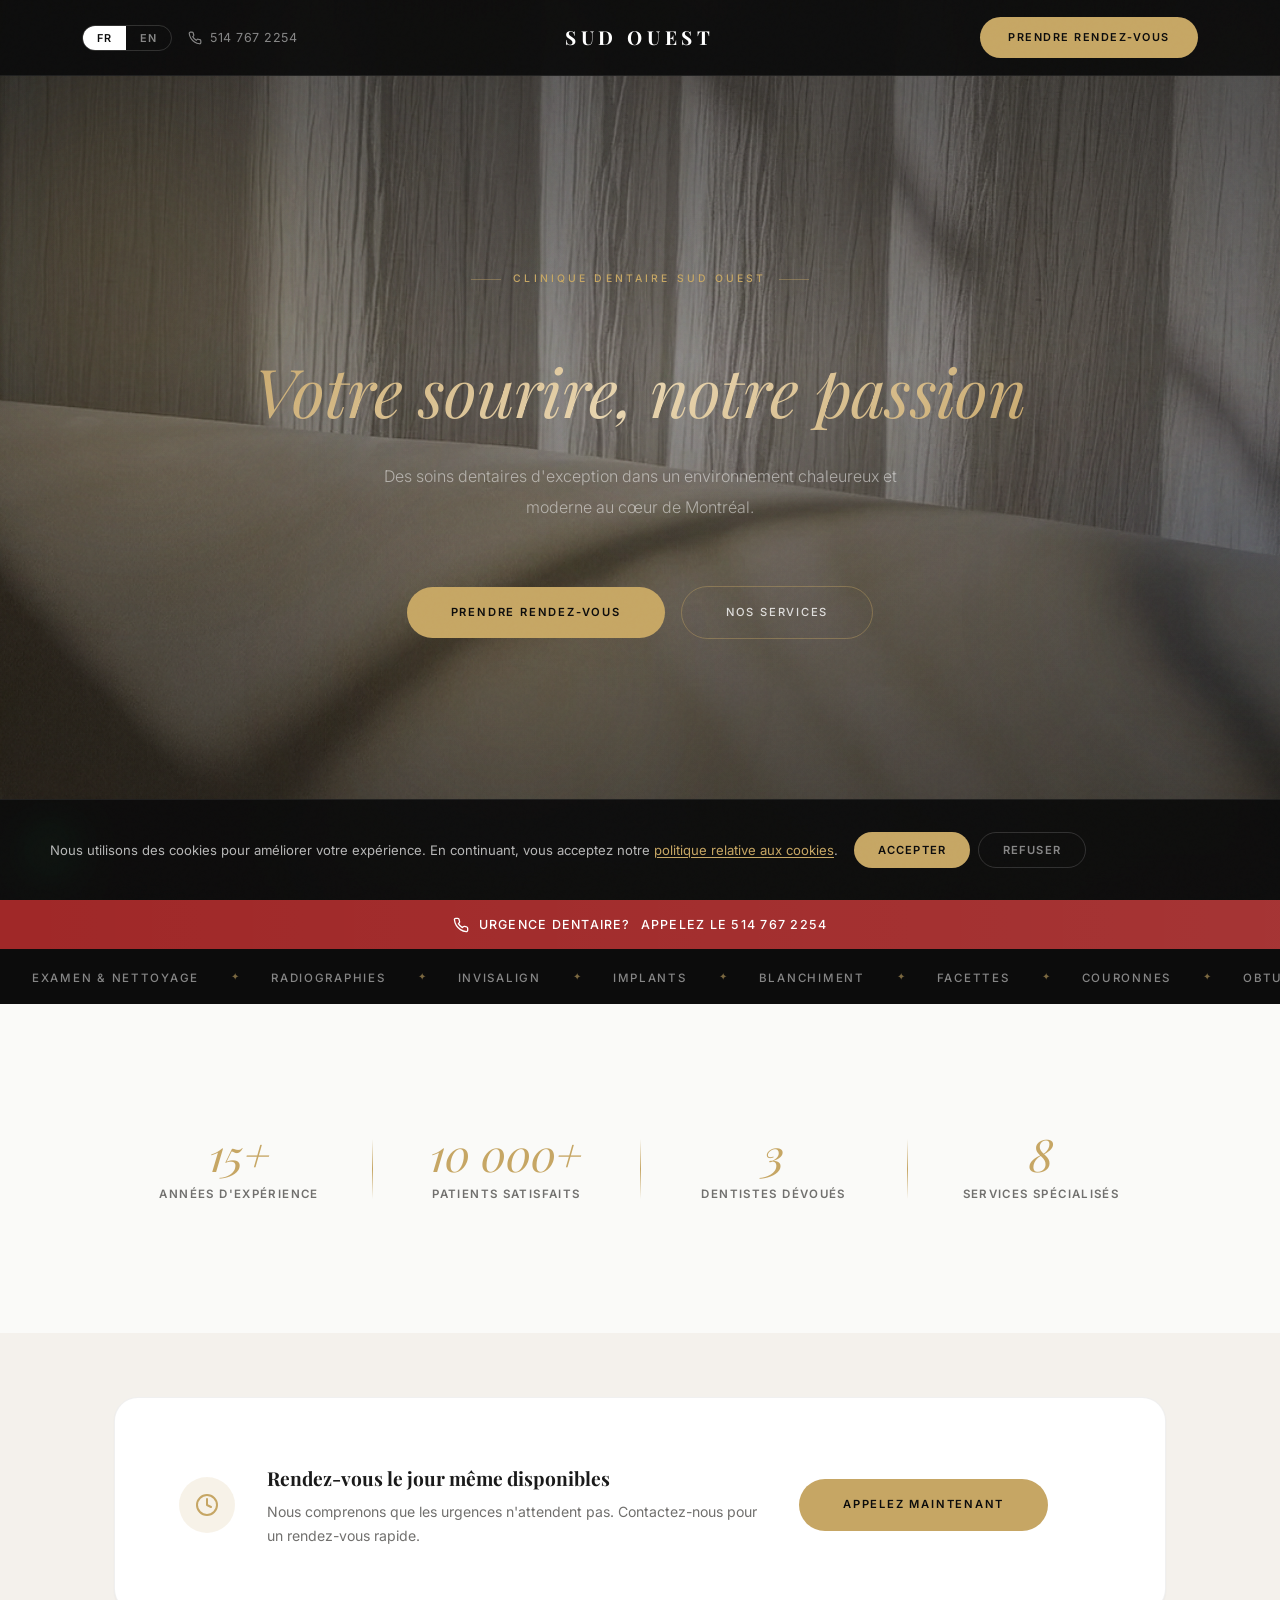
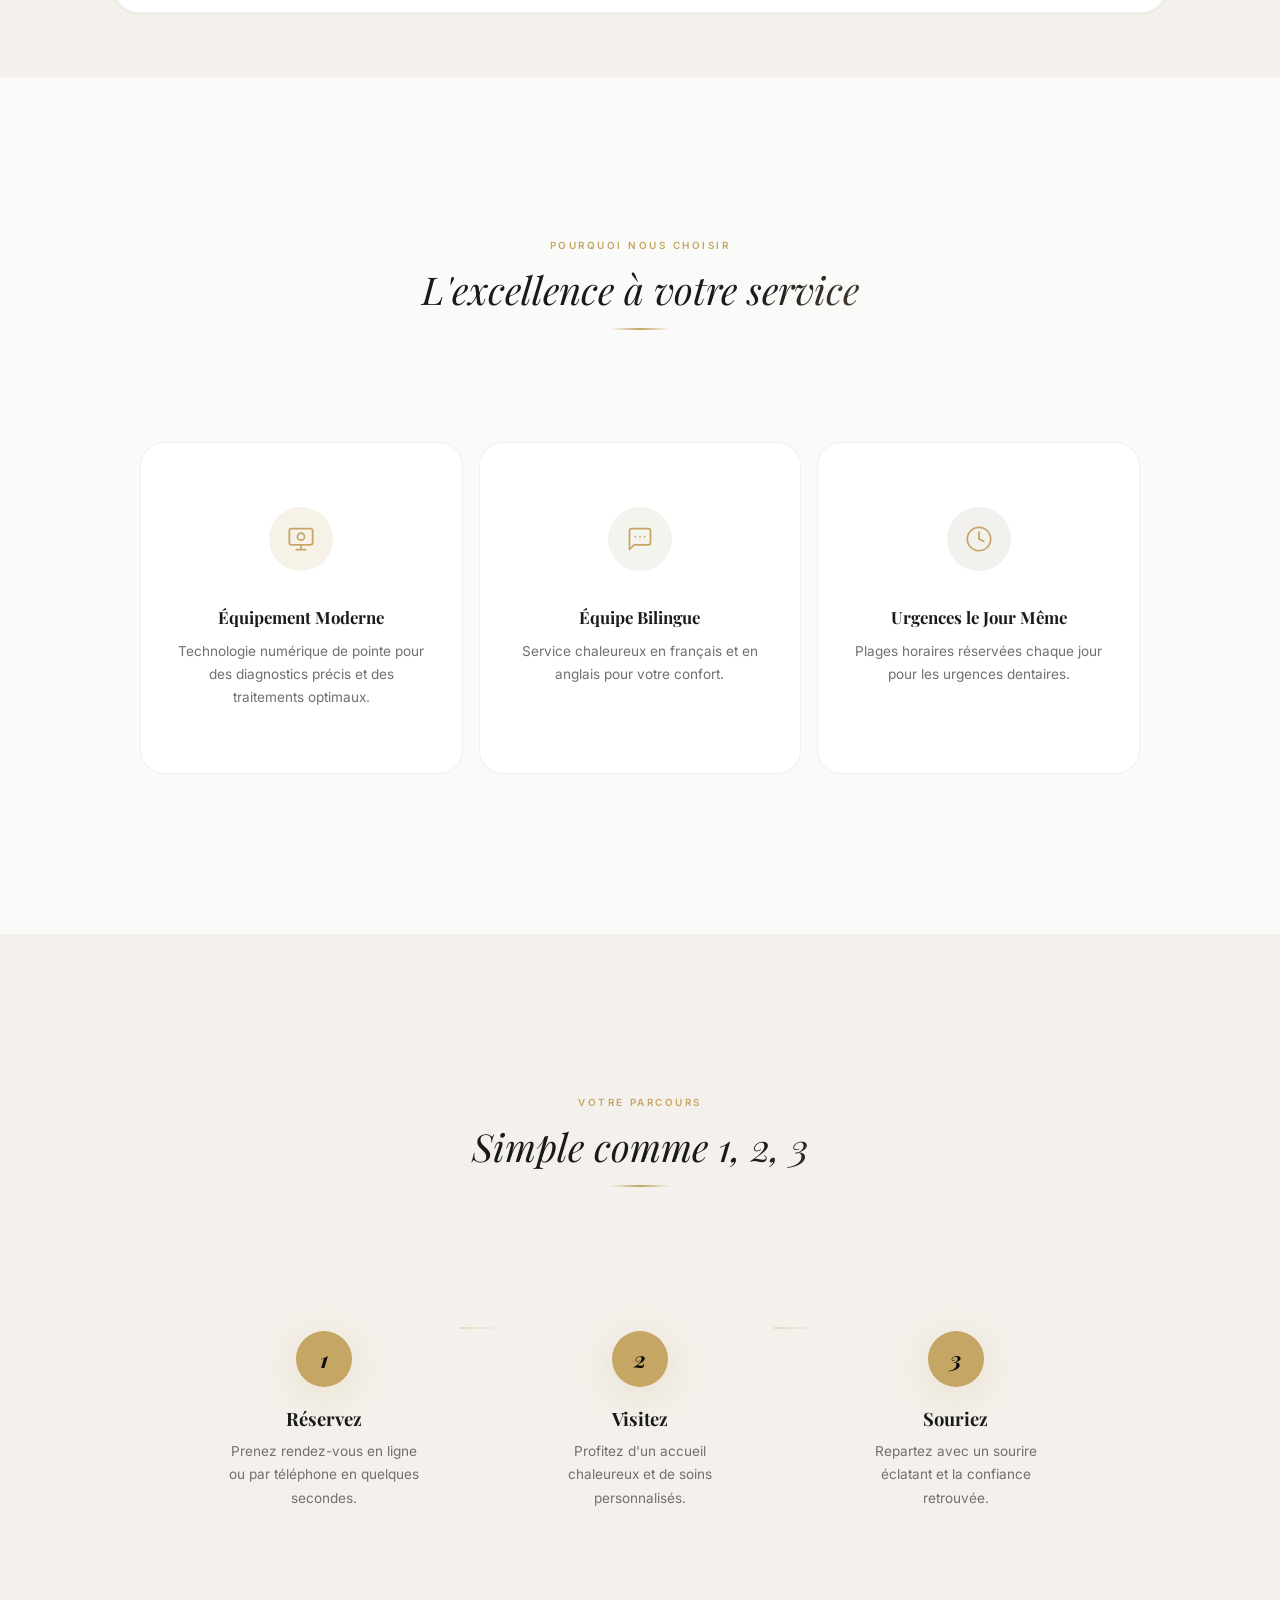
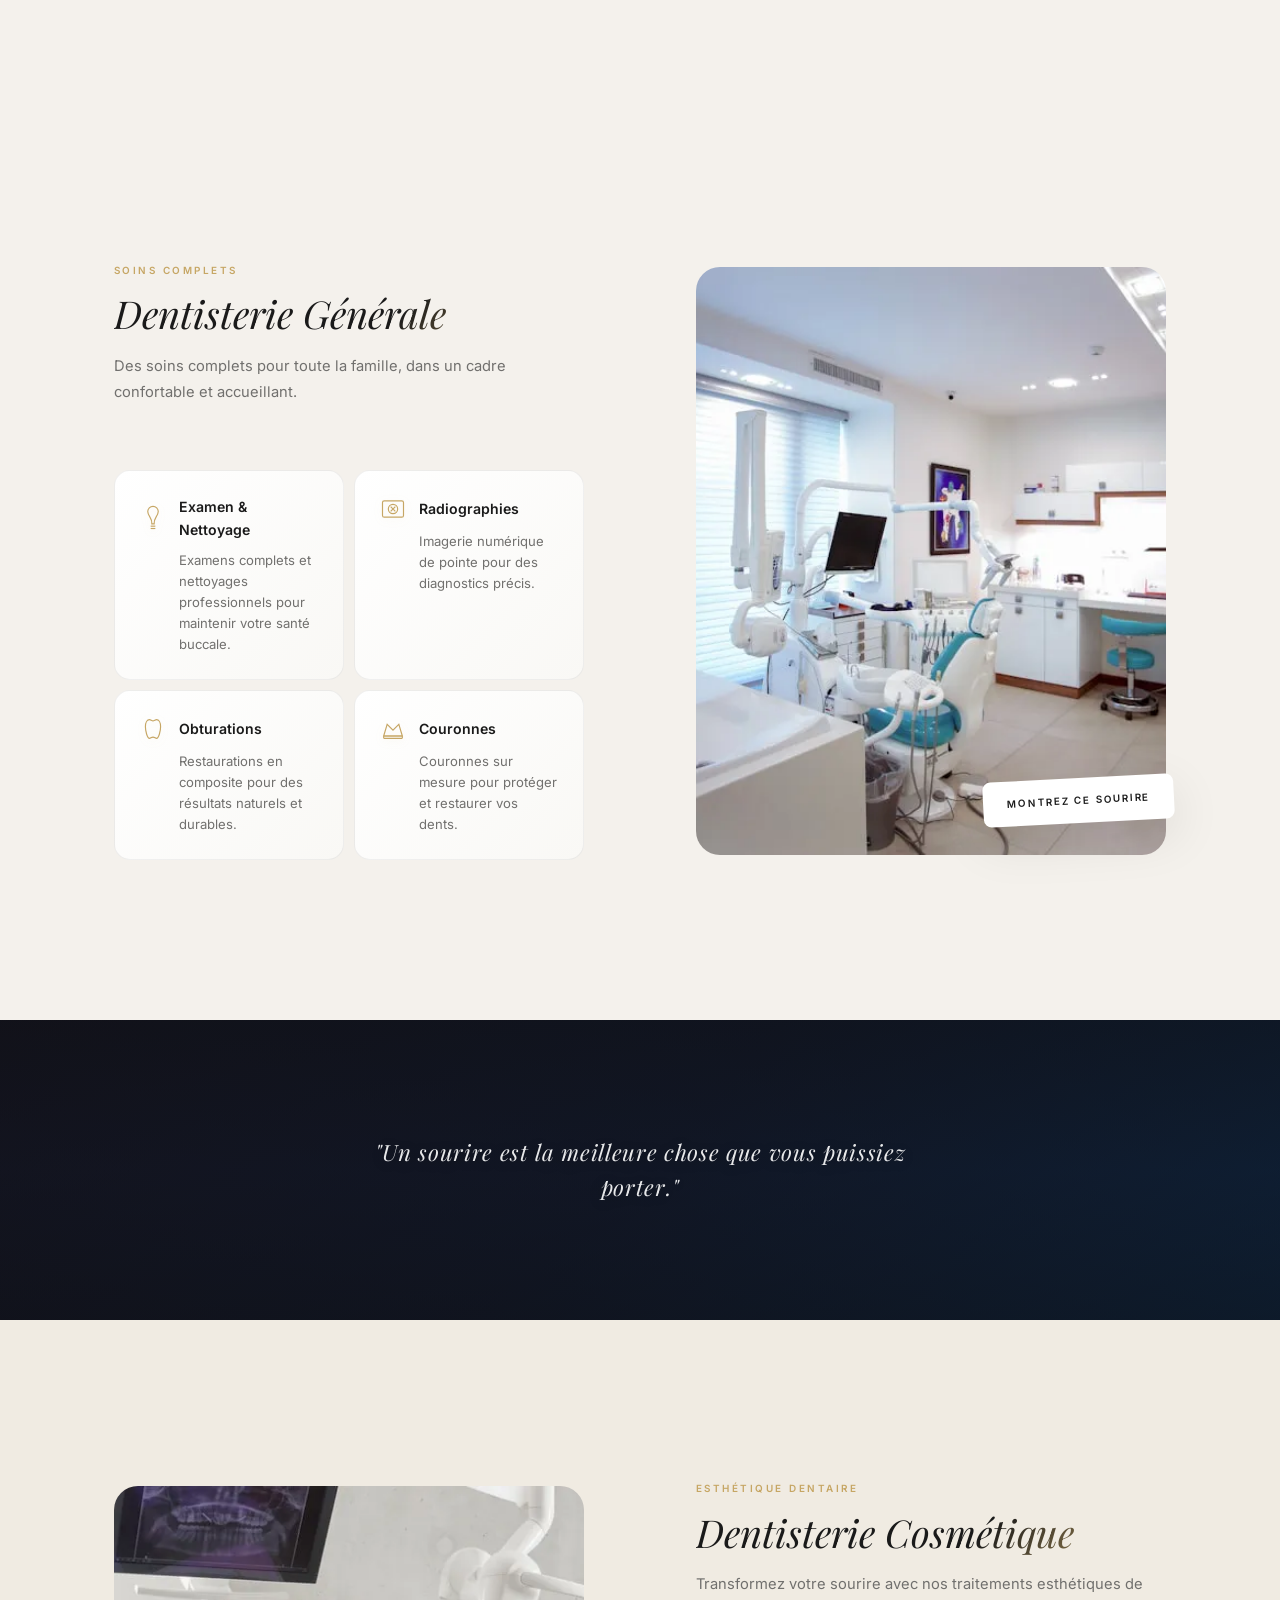
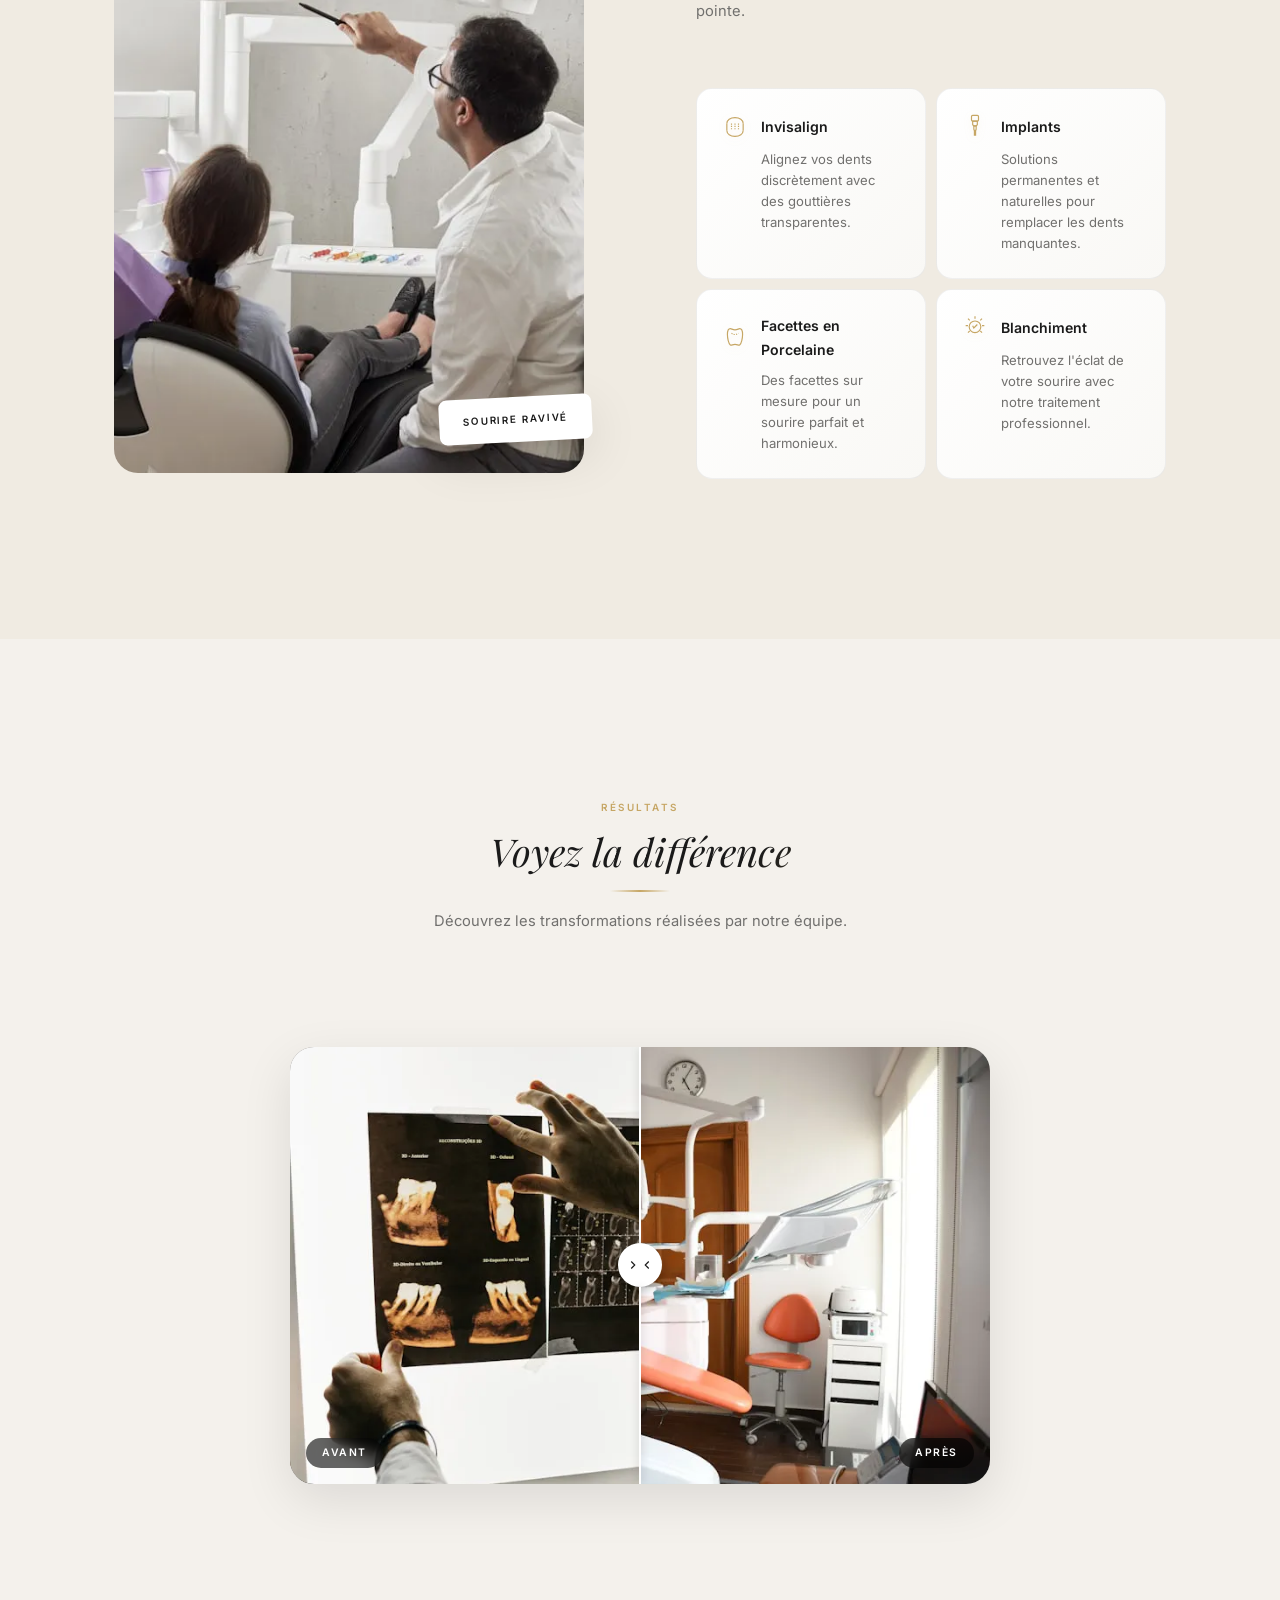
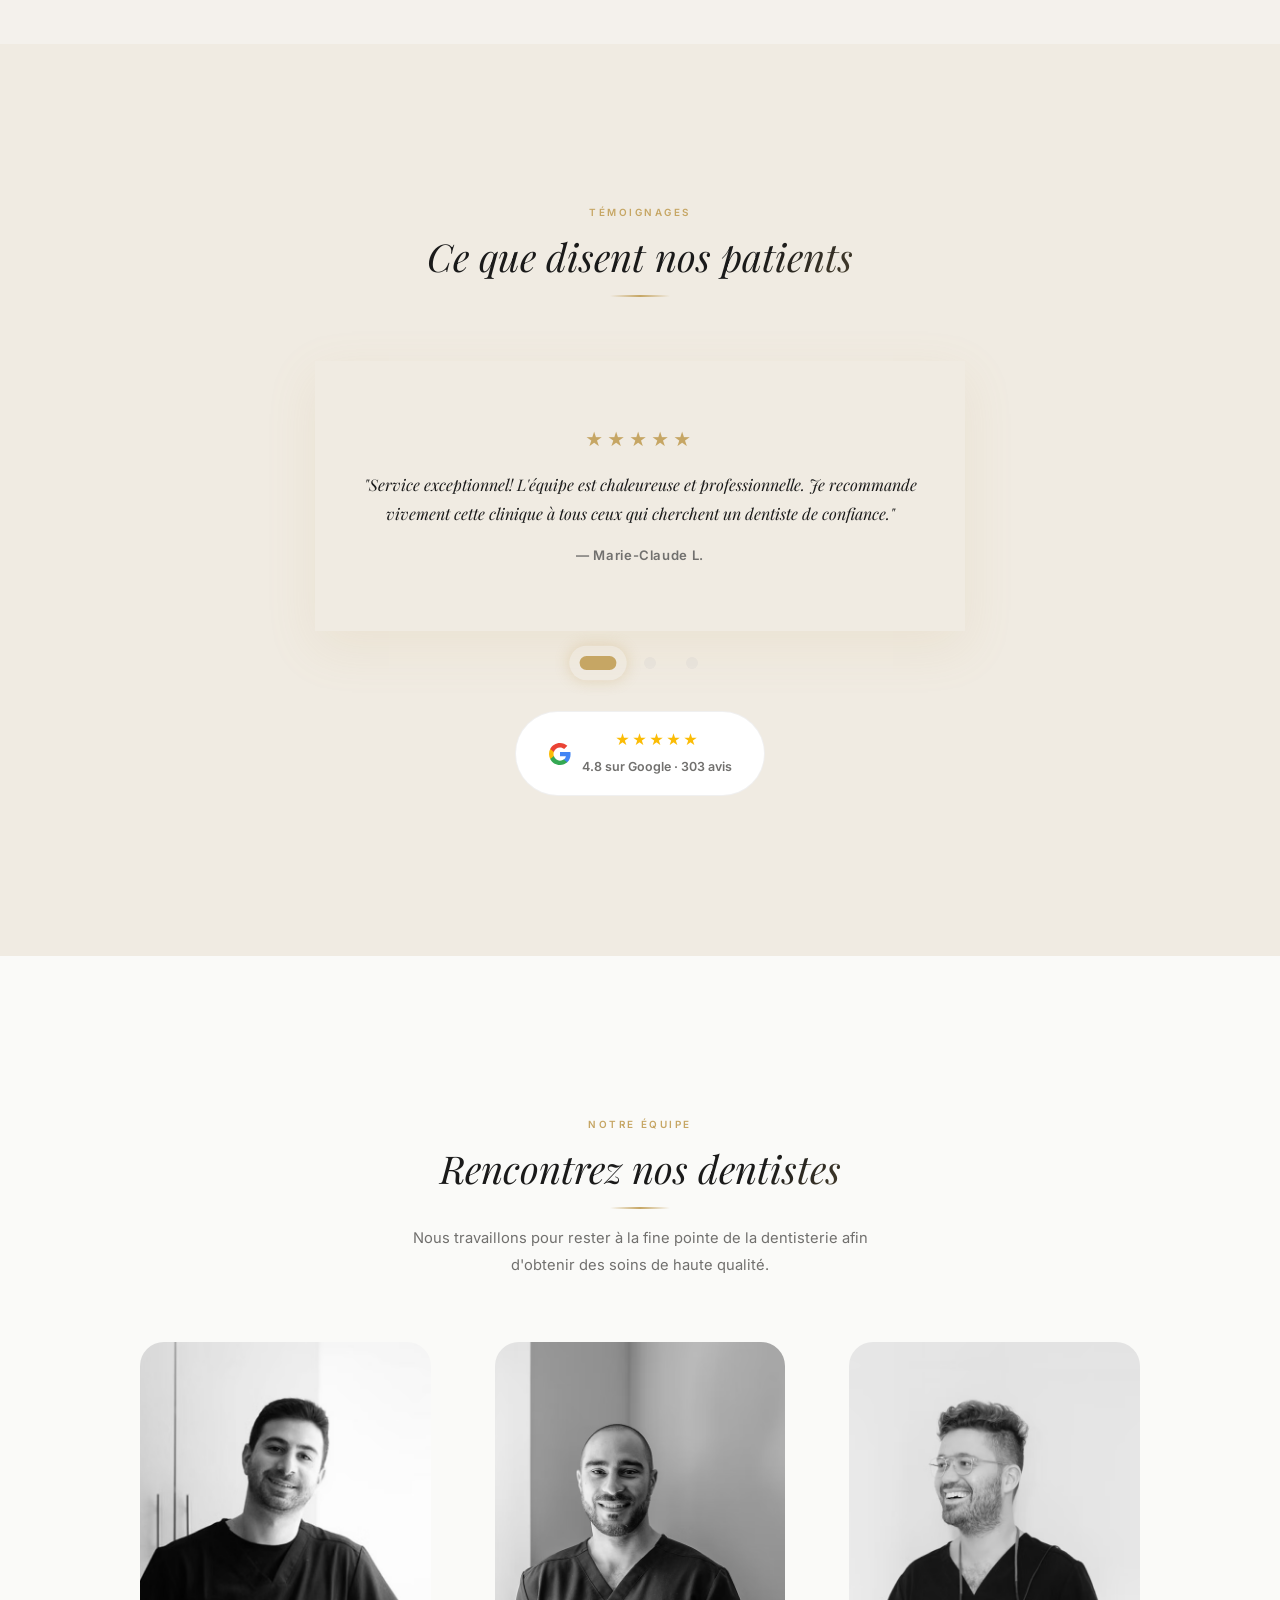
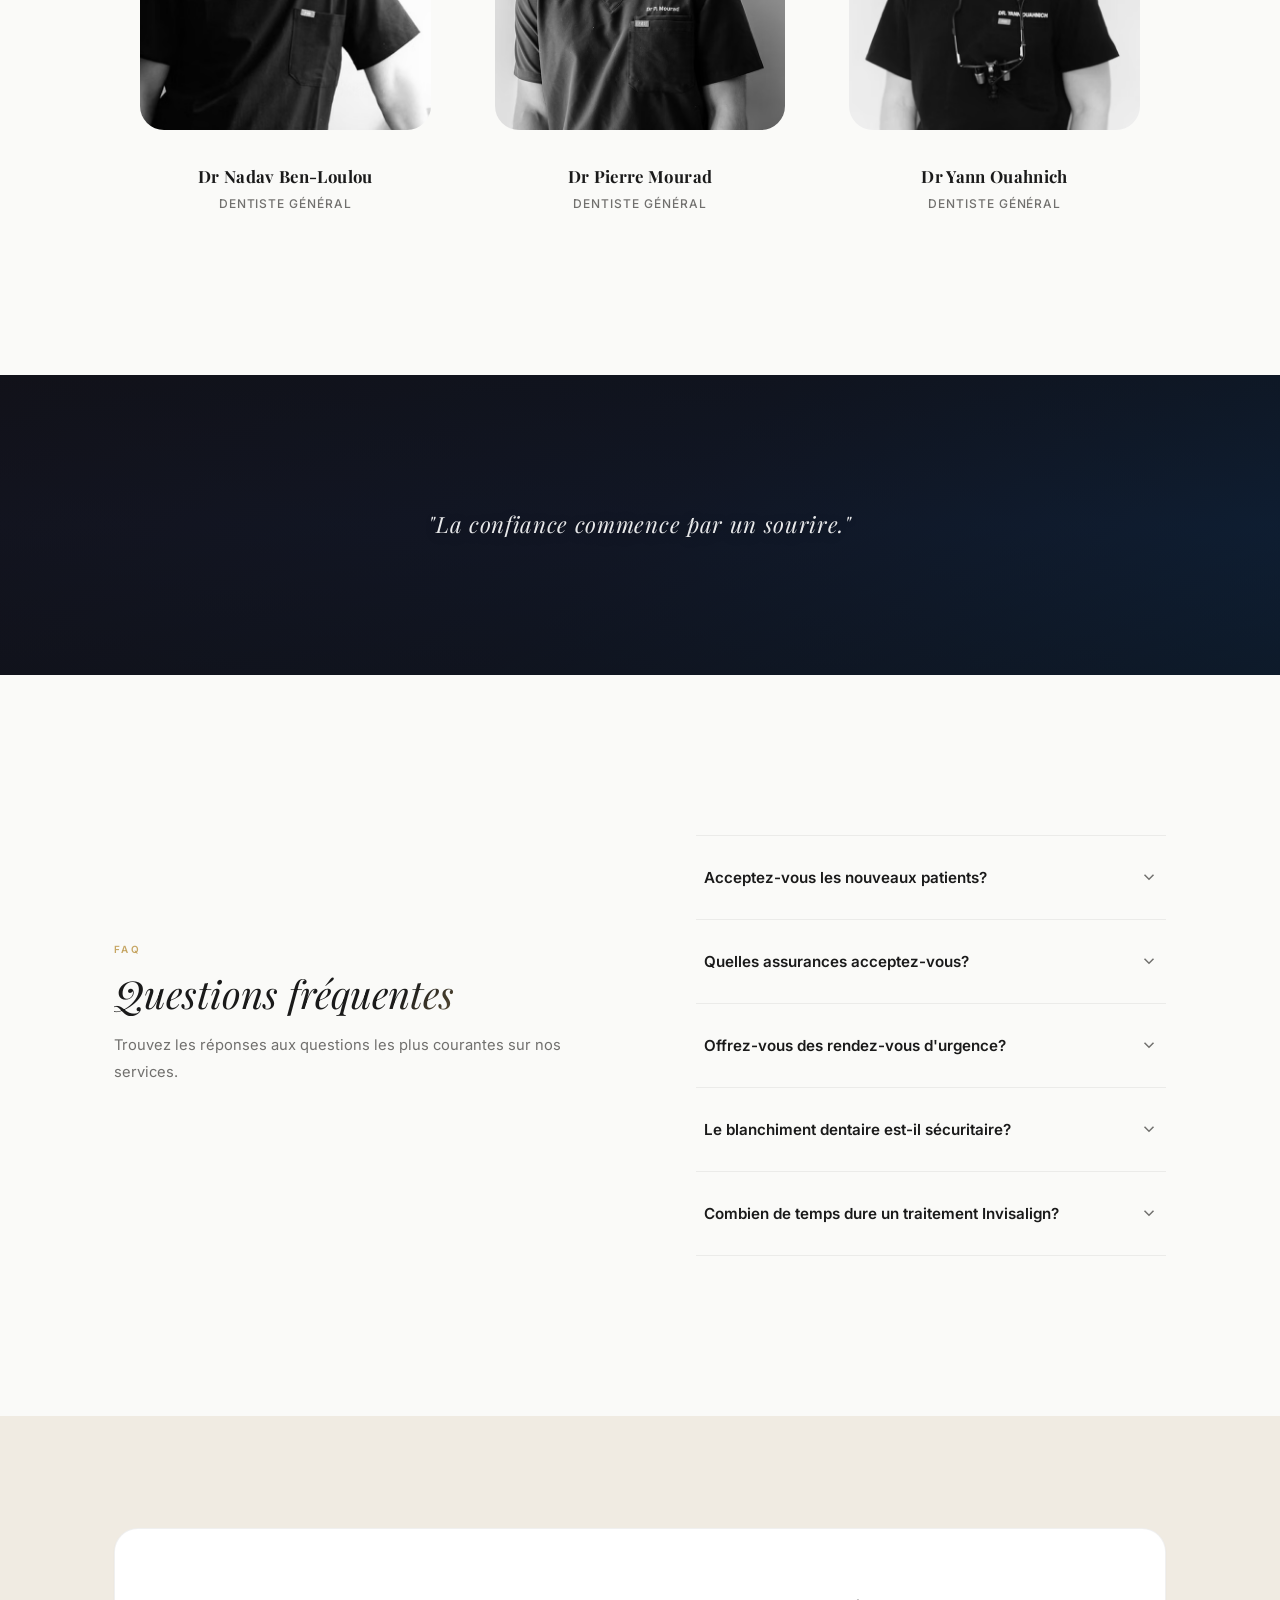
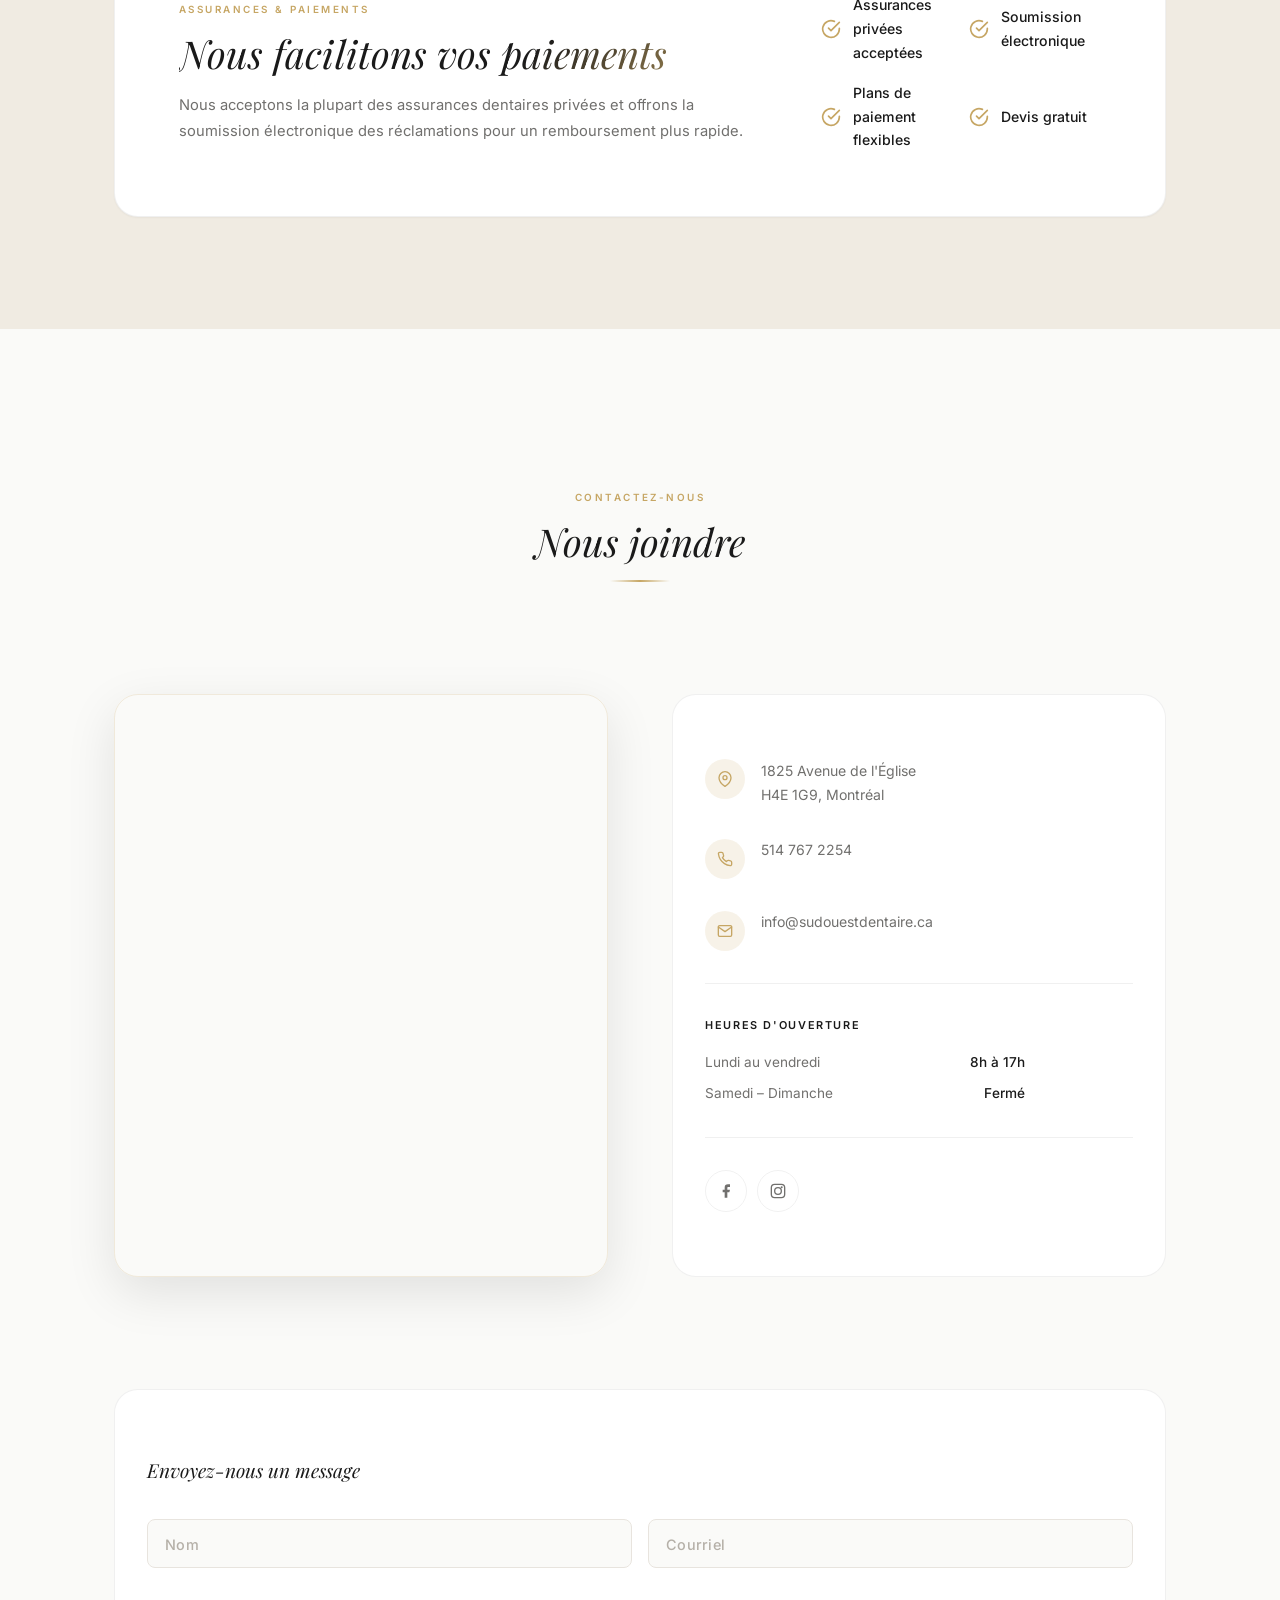
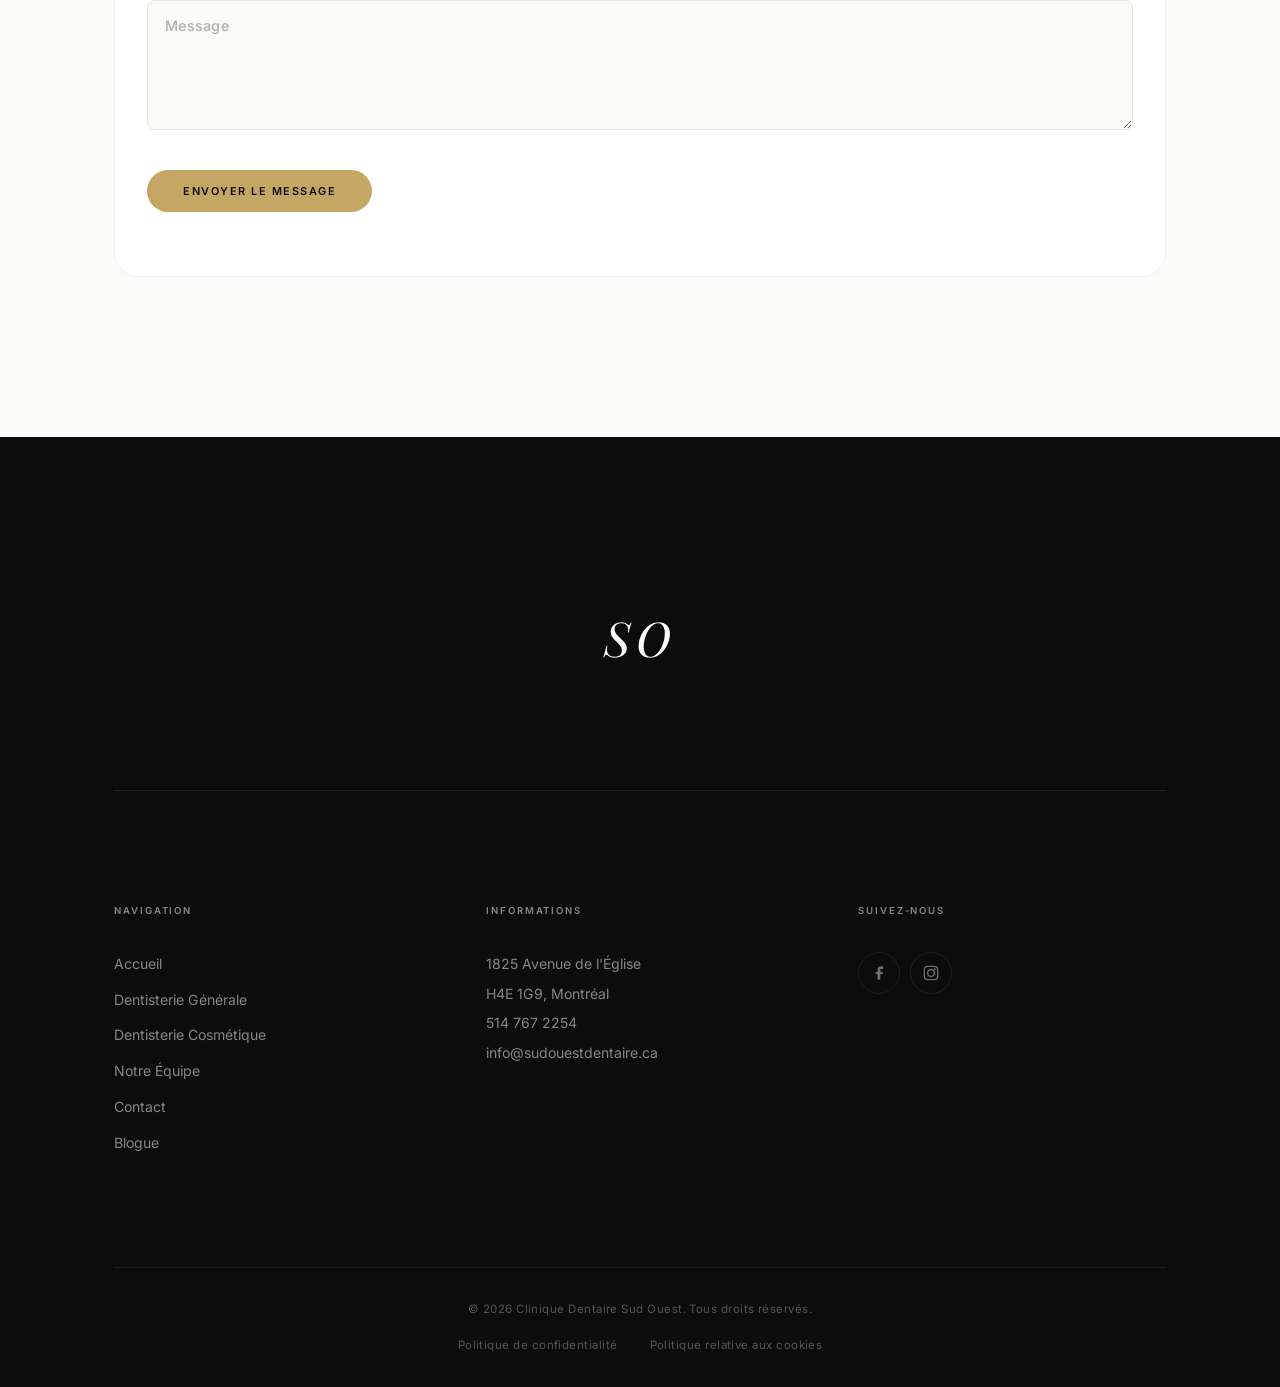
<file: index.html>
<!DOCTYPE html>
<html lang="fr" translate="no">
<head>
  <meta charset="UTF-8">
  <meta name="google" content="notranslate">
  <meta name="viewport" content="width=device-width, initial-scale=1.0">
  <title>Clinique Dentaire Sud Ouest | Dentiste à Montréal</title>
  <meta name="description" content="Clinique Dentaire Sud Ouest — soins dentaires généraux et cosmétiques à Côte-Saint-Paul / Ville-Émard, Montréal. Prenez rendez-vous en ligne.">

  <!-- Open Graph -->
  <meta property="og:title" content="Clinique Dentaire Sud Ouest | Dentiste à Montréal">
  <meta property="og:description" content="Soins dentaires d'exception dans un environnement chaleureux et moderne.">
  <meta property="og:type" content="website">
  <meta property="og:url" content="https://sudouestdentaire.com">
  <meta name="twitter:card" content="summary_large_image">
  <meta property="og:image" content="https://sudouestdentaire.com/assets/images/og-image.jpg">
  <meta property="og:image:type" content="image/jpeg">
  <meta property="og:image:width" content="1200">
  <meta property="og:image:height" content="630">
  <meta name="twitter:image" content="https://sudouestdentaire.com/assets/images/og-image.jpg">

  <!-- Favicon -->
  <link rel="icon" type="image/x-icon" href="assets/favicon.ico">
  <link rel="icon" type="image/png" sizes="32x32" href="assets/favicon-32x32.png">
  <link rel="icon" type="image/png" sizes="16x16" href="assets/favicon-16x16.png">
  <link rel="apple-touch-icon" sizes="180x180" href="assets/apple-touch-icon.png">

  <link rel="manifest" href="manifest.json">
  <meta name="theme-color" content="#0c0c0c">

  <!-- Fonts -->
  <link rel="preconnect" href="https://fonts.googleapis.com">
  <link rel="preconnect" href="https://fonts.gstatic.com" crossorigin>
  <link href="https://fonts.googleapis.com/css2?family=Inter:wght@300;400;500;600;700&family=Playfair+Display:ital,wght@0,400;0,700;1,400&display=swap" rel="stylesheet">

  <!-- Analytics -->
  <script defer data-domain="sudouestdentaire.com" src="https://plausible.io/js/script.js"></script>

  <!-- Styles -->
  <link rel="stylesheet" href="css/variables.css?v=4">
  <link rel="stylesheet" href="css/styles.css?v=4">
  <link rel="stylesheet" href="css/animations.css?v=4">
  <link rel="stylesheet" href="css/responsive.css?v=4">

  <!-- Structured Data -->
  <script type="application/ld+json">
  {
    "@context": "https://schema.org",
    "@type": "Dentist",
    "name": "Clinique Dentaire Sud Ouest",
    "alternateName": "Sud Ouest Dental Clinic",
    "url": "https://sudouestdentaire.com",
    "telephone": "+1-514-767-2254",
    "email": "info@sudouestdentaire.ca",
    "address": {
      "@type": "PostalAddress",
      "streetAddress": "1825 Avenue de l'Église",
      "addressLocality": "Montréal",
      "addressRegion": "QC",
      "postalCode": "H4E 1G9",
      "addressCountry": "CA"
    },
    "geo": {
      "@type": "GeoCoordinates",
      "latitude": 45.4625,
      "longitude": -73.5880
    },
    "openingHoursSpecification": [
      {
        "@type": "OpeningHoursSpecification",
        "dayOfWeek": ["Monday", "Tuesday", "Wednesday", "Thursday", "Friday"],
        "opens": "08:00",
        "closes": "17:00"
      }
    ],
    "aggregateRating": {
      "@type": "AggregateRating",
      "ratingValue": "4.8",
      "bestRating": "5",
      "ratingCount": "303"
    },
    "sameAs": [
      "https://www.facebook.com/sudouestdentaire/",
      "https://www.instagram.com/sudouest_dentaire/"
    ]
  }
  </script>
</head>
<body>

  <!-- Preloader (only on first visit per session) -->
  <div id="preloader" aria-hidden="true">
    <div class="preloader-inner">
      <div class="preloader-wordmark">SO</div>
      <div class="preloader-bar"><div class="preloader-fill"></div></div>
    </div>
  </div>
  <script>if(sessionStorage.getItem('preloaderShown')){document.getElementById('preloader').remove();}else{sessionStorage.setItem('preloaderShown','1');}</script>

  <!-- Skip to content -->
  <a href="#services" class="skip-link">Skip to content</a>

  <!-- Page transition overlay -->
  <div class="page-transition" aria-hidden="true"></div>

  <!-- Scroll Progress Bar -->
  <div class="scroll-progress" aria-hidden="true"></div>


  <!-- ==================== NAVIGATION ==================== -->
  <nav class="nav" aria-label="Main navigation">
    <div class="nav-inner">
      <div class="nav-left">
        <div class="lang-switcher">
          <button class="lang-btn is-active" data-lang-switch="fr" aria-label="Français">FR</button>
          <button class="lang-btn" data-lang-switch="en" aria-label="English">EN</button>
        </div>
        <a href="tel:5147672254" class="nav-phone">
          <svg aria-hidden="true" viewBox="0 0 24 24" fill="none" stroke="currentColor" stroke-width="2" stroke-linecap="round" stroke-linejoin="round"><path d="M22 16.92v3a2 2 0 0 1-2.18 2 19.79 19.79 0 0 1-8.63-3.07 19.5 19.5 0 0 1-6-6 19.79 19.79 0 0 1-3.07-8.67A2 2 0 0 1 4.11 2h3a2 2 0 0 1 2 1.72 12.84 12.84 0 0 0 .7 2.81 2 2 0 0 1-.45 2.11L8.09 9.91a16 16 0 0 0 6 6l1.27-1.27a2 2 0 0 1 2.11-.45 12.84 12.84 0 0 0 2.81.7A2 2 0 0 1 22 16.92z"/></svg>
          <span data-i18n="nav.phone">514 767 2254</span>
        </a>
      </div>

      <a href="#hero" class="nav-wordmark">SUD OUEST</a>

      <div class="nav-actions-desktop">
        <a href="https://www.docclik.com/fr/clinic/12142/booking" class="btn-booking magnetic" target="_blank" rel="noopener noreferrer" data-i18n="nav.booking" data-i18n-href="booking.url">PRENDRE RENDEZ-VOUS</a>
      </div>

      <div class="nav-actions-mobile">
        <button class="hamburger" aria-label="Menu" aria-expanded="false" aria-controls="mobile-menu">
          <span></span>
          <span></span>
          <span></span>
        </button>
      </div>
    </div>
  </nav>

  <!-- Mobile Menu Overlay -->
  <div class="mobile-menu" id="mobile-menu" aria-hidden="true" role="dialog" aria-label="Menu">
    <div class="mobile-nav-link"><a href="#hero" data-i18n="mobile.home">Accueil</a></div>
    <div class="mobile-nav-link"><a href="#services" data-i18n="mobile.services">Services</a></div>
    <div class="mobile-nav-link"><a href="#team" data-i18n="mobile.team">Équipe</a></div>
    <div class="mobile-nav-link"><a href="#contact" data-i18n="mobile.contact">Contact</a></div>
    <div class="mobile-nav-link">
      <a href="https://www.docclik.com/fr/clinic/12142/booking" class="btn-booking" target="_blank" rel="noopener noreferrer" data-i18n="mobile.booking" data-i18n-href="booking.url">Prendre rendez-vous</a>
    </div>
  </div>

  <!-- ==================== HERO ==================== -->
  <section class="hero" id="hero">
    <div class="hero-bg"></div>
    <div class="hero-overlay"></div>
    <div class="hero-particles" aria-hidden="true"></div>
    <!-- Animated gradient orbs -->
    <div class="hero-orb hero-orb-1" aria-hidden="true"></div>
    <div class="hero-orb hero-orb-2" aria-hidden="true"></div>
    <div class="hero-orb hero-orb-3" aria-hidden="true"></div>
    <div class="hero-content">
      <p class="hero-eyebrow hero-anim" style="--delay: 0.3s" data-i18n="hero.eyebrow">CLINIQUE DENTAIRE SUD OUEST</p>
      <h1 class="hero-title hero-anim" style="--delay: 0.6s">
        <span class="split-text gold-foil" data-i18n="hero.title">Votre sourire, notre passion</span>
      </h1>
      <p class="hero-subtitle hero-anim typing-effect" style="--delay: 0.9s" data-i18n="hero.subtitle">Des soins dentaires d'exception dans un environnement chaleureux et moderne au cœur de Montréal.</p>
      <div class="hero-buttons hero-anim" style="--delay: 1.2s">
        <a href="https://www.docclik.com/fr/clinic/12142/booking" class="btn-primary magnetic" target="_blank" rel="noopener noreferrer" data-i18n="hero.cta_primary" data-i18n-href="booking.url">Prendre rendez-vous</a>
        <a href="#services" class="btn-ghost magnetic" data-i18n="hero.cta_secondary">Nos services</a>
      </div>
    </div>
    <div class="scroll-indicator" aria-hidden="true">
      <svg viewBox="0 0 24 24" fill="none" stroke="currentColor" stroke-width="1.5" stroke-linecap="round" stroke-linejoin="round"><polyline points="6 9 12 15 18 9"/></svg>
    </div>
  </section>

  <!-- ==================== EMERGENCY + SAME-DAY BANNER ==================== -->
  <section class="emergency">
    <div class="container">
      <a href="tel:5147672254">
        <svg class="pulse-icon" aria-hidden="true" viewBox="0 0 24 24" fill="none" stroke="currentColor" stroke-width="2" stroke-linecap="round" stroke-linejoin="round"><path d="M22 16.92v3a2 2 0 0 1-2.18 2 19.79 19.79 0 0 1-8.63-3.07 19.5 19.5 0 0 1-6-6 19.79 19.79 0 0 1-3.07-8.67A2 2 0 0 1 4.11 2h3a2 2 0 0 1 2 1.72 12.84 12.84 0 0 0 .7 2.81 2 2 0 0 1-.45 2.11L8.09 9.91a16 16 0 0 0 6 6l1.27-1.27a2 2 0 0 1 2.11-.45 12.84 12.84 0 0 0 2.81.7A2 2 0 0 1 22 16.92z"/></svg>
        <span data-i18n="emergency.text">URGENCE DENTAIRE?</span>
        <span data-i18n="emergency.phone">Appelez le 514 767 2254</span>
      </a>
    </div>
  </section>

  <!-- Marquee Ticker -->
  <div class="marquee" aria-hidden="true">
    <div class="marquee-track">
      <span class="marquee-item" data-i18n="marquee.item1">Examen & Nettoyage</span>
      <span class="marquee-separator">✦</span>
      <span class="marquee-item" data-i18n="marquee.item2">Radiographies</span>
      <span class="marquee-separator">✦</span>
      <span class="marquee-item" data-i18n="marquee.item3">Invisalign</span>
      <span class="marquee-separator">✦</span>
      <span class="marquee-item" data-i18n="marquee.item4">Implants</span>
      <span class="marquee-separator">✦</span>
      <span class="marquee-item" data-i18n="marquee.item5">Blanchiment</span>
      <span class="marquee-separator">✦</span>
      <span class="marquee-item" data-i18n="marquee.item6">Facettes</span>
      <span class="marquee-separator">✦</span>
      <span class="marquee-item" data-i18n="marquee.item7">Couronnes</span>
      <span class="marquee-separator">✦</span>
      <span class="marquee-item" data-i18n="marquee.item8">Obturations</span>
      <span class="marquee-separator">✦</span>
      <span class="marquee-item" data-i18n="marquee.item1">Examen & Nettoyage</span>
      <span class="marquee-separator">✦</span>
      <span class="marquee-item" data-i18n="marquee.item2">Radiographies</span>
      <span class="marquee-separator">✦</span>
      <span class="marquee-item" data-i18n="marquee.item3">Invisalign</span>
      <span class="marquee-separator">✦</span>
      <span class="marquee-item" data-i18n="marquee.item4">Implants</span>
      <span class="marquee-separator">✦</span>
      <span class="marquee-item" data-i18n="marquee.item5">Blanchiment</span>
      <span class="marquee-separator">✦</span>
      <span class="marquee-item" data-i18n="marquee.item6">Facettes</span>
      <span class="marquee-separator">✦</span>
      <span class="marquee-item" data-i18n="marquee.item7">Couronnes</span>
      <span class="marquee-separator">✦</span>
      <span class="marquee-item">Obturations</span>
      <span class="marquee-separator">✦</span>
    </div>
  </div>

  <main>

  <!-- ==================== STATS COUNTER ==================== -->
  <section class="section section-stats" data-animate>
    <div class="container">
      <div class="stats-grid">
        <div class="stat-item fade-up" data-animate style="--i: 0">
          <div class="stat-number" data-count="15" data-suffix="+">0</div>
          <div class="stat-label" data-i18n="stats.experience">Années d'expérience</div>
        </div>
        <div class="stat-divider" aria-hidden="true"></div>
        <div class="stat-item fade-up" data-animate style="--i: 1">
          <div class="stat-number" data-count="10000" data-suffix="+">0</div>
          <div class="stat-label" data-i18n="stats.patients">Patients satisfaits</div>
        </div>
        <div class="stat-divider" aria-hidden="true"></div>
        <div class="stat-item fade-up" data-animate style="--i: 2">
          <div class="stat-number" data-count="3">0</div>
          <div class="stat-label" data-i18n="stats.dentists">Dentistes dévoués</div>
        </div>
        <div class="stat-divider" aria-hidden="true"></div>
        <div class="stat-item fade-up" data-animate style="--i: 3">
          <div class="stat-number" data-count="8">0</div>
          <div class="stat-label" data-i18n="stats.services">Services spécialisés</div>
        </div>
      </div>
    </div>
  </section>

  <!-- ==================== SAME-DAY APPOINTMENT BANNER ==================== -->
  <section class="section-sameday">
    <div class="container">
      <div class="sameday-inner fade-up" data-animate>
        <div class="sameday-icon" aria-hidden="true">
          <svg viewBox="0 0 24 24" fill="none" stroke="currentColor" stroke-width="2" stroke-linecap="round" stroke-linejoin="round"><circle cx="12" cy="12" r="10"/><polyline points="12 6 12 12 16 14"/></svg>
        </div>
        <div class="sameday-text">
          <h3 data-i18n="sameday.title">Rendez-vous le jour même disponibles</h3>
          <p data-i18n="sameday.desc">Nous comprenons que les urgences n'attendent pas. Contactez-nous pour un rendez-vous rapide.</p>
        </div>
        <a href="tel:5147672254" class="btn-primary magnetic" data-i18n="sameday.cta">Appelez maintenant</a>
      </div>
    </div>
  </section>

  <!-- ==================== WHY CHOOSE US ==================== -->
  <section class="section section-why">
    <div class="container">
      <div class="section-header" style="text-align: center; margin-bottom: var(--space-2xl);">
        <p class="section-eyebrow fade-up" data-animate data-i18n="why.eyebrow">POURQUOI NOUS CHOISIR</p>
        <h2 class="section-title heading-reveal fade-up" data-animate style="--i: 1" data-i18n="why.title">L'excellence à votre service</h2>
      </div>
      <div class="why-grid">
        <div class="why-card fade-up" data-animate style="--i: 0">
          <div class="why-icon">
            <svg aria-hidden="true" viewBox="0 0 24 24" fill="none" stroke="currentColor" stroke-width="1.5" stroke-linecap="round" stroke-linejoin="round"><rect x="2" y="3" width="20" height="14" rx="2"/><path d="M8 21h8"/><path d="M12 17v4"/><circle cx="12" cy="10" r="3"/></svg>
          </div>
          <h3 data-i18n="why.feature1_title">Équipement Moderne</h3>
          <p data-i18n="why.feature1_desc">Technologie numérique de pointe pour des diagnostics précis et des traitements optimaux.</p>
        </div>
        <div class="why-card fade-up" data-animate style="--i: 1">
          <div class="why-icon">
            <svg aria-hidden="true" viewBox="0 0 24 24" fill="none" stroke="currentColor" stroke-width="1.5" stroke-linecap="round" stroke-linejoin="round"><path d="M21 15a2 2 0 0 1-2 2H7l-4 4V5a2 2 0 0 1 2-2h14a2 2 0 0 1 2 2z"/><path d="M8 10h.01"/><path d="M12 10h.01"/><path d="M16 10h.01"/></svg>
          </div>
          <h3 data-i18n="why.feature2_title">Équipe Bilingue</h3>
          <p data-i18n="why.feature2_desc">Service chaleureux en français et en anglais pour votre confort.</p>
        </div>
        <div class="why-card fade-up" data-animate style="--i: 2">
          <div class="why-icon">
            <svg aria-hidden="true" viewBox="0 0 24 24" fill="none" stroke="currentColor" stroke-width="1.5" stroke-linecap="round" stroke-linejoin="round"><circle cx="12" cy="12" r="10"/><polyline points="12 6 12 12 16 14"/></svg>
          </div>
          <h3 data-i18n="why.feature3_title">Urgences le Jour Même</h3>
          <p data-i18n="why.feature3_desc">Plages horaires réservées chaque jour pour les urgences dentaires.</p>
        </div>
      </div>
    </div>
  </section>

  <!-- ==================== PATIENT JOURNEY ==================== -->
  <section class="section section-journey">
    <div class="container">
      <div class="section-header" style="text-align: center; margin-bottom: var(--space-2xl);">
        <p class="section-eyebrow fade-up" data-animate data-i18n="journey.eyebrow">VOTRE PARCOURS</p>
        <h2 class="section-title heading-reveal fade-up" data-animate style="--i: 1" data-i18n="journey.title">Simple comme 1, 2, 3</h2>
      </div>
      <div class="journey-steps">
        <div class="journey-step fade-up" data-animate style="--i: 0">
          <div class="journey-number">1</div>
          <h3 data-i18n="journey.step1_title">Réservez</h3>
          <p data-i18n="journey.step1_desc">Prenez rendez-vous en ligne ou par téléphone en quelques secondes.</p>
        </div>
        <div class="journey-connector" aria-hidden="true"></div>
        <div class="journey-step fade-up" data-animate style="--i: 1">
          <div class="journey-number">2</div>
          <h3 data-i18n="journey.step2_title">Visitez</h3>
          <p data-i18n="journey.step2_desc">Profitez d'un accueil chaleureux et de soins personnalisés.</p>
        </div>
        <div class="journey-connector" aria-hidden="true"></div>
        <div class="journey-step fade-up" data-animate style="--i: 2">
          <div class="journey-number">3</div>
          <h3 data-i18n="journey.step3_title">Souriez</h3>
          <p data-i18n="journey.step3_desc">Repartez avec un sourire éclatant et la confiance retrouvée.</p>
        </div>
      </div>
    </div>
  </section>

  <!-- ==================== GENERAL DENTISTRY ==================== -->
  <section class="section section-general" id="services">
    <div class="container">
      <div class="section-two-col">
        <div>
          <div class="section-header">
            <p class="section-eyebrow slide-left" data-animate data-i18n="general.eyebrow">SOINS COMPLETS</p>
            <h2 class="section-title slide-left" data-animate style="--i: 1" data-i18n="general.title">Dentisterie Générale</h2>
            <p class="section-subtitle slide-left" data-animate style="--i: 2" data-i18n="general.subtitle">Des soins complets pour toute la famille, dans un cadre confortable et accueillant.</p>
          </div>
          <div class="services-grid stagger" data-animate>
            <a href="services/examen-nettoyage.html" class="service-card card-hover fade-up" data-animate style="--i: 0">
              <div class="service-card-header">
                <svg aria-hidden="true" viewBox="0 0 48 48" fill="none" stroke="currentColor" stroke-width="2"><path d="M24 4c-5 0-9 4-9 9 0 4 2 7 4 10s3 7 3 11h4c0-4 1-8 3-11s4-6 4-10c0-5-4-9-9-9z"/><line x1="20" y1="38" x2="28" y2="38"/><line x1="20" y1="42" x2="28" y2="42"/></svg>
                <h3 data-i18n="general.service1.title">Examen & Nettoyage</h3>
              </div>
              <p data-i18n="general.service1.desc">Examens complets et nettoyages professionnels pour maintenir votre santé buccale.</p>
            </a>
            <a href="services/examen-nettoyage.html" class="service-card card-hover fade-up" data-animate style="--i: 1">
              <div class="service-card-header">
                <svg aria-hidden="true" viewBox="0 0 48 48" fill="none" stroke="currentColor" stroke-width="2"><rect x="6" y="10" width="36" height="28" rx="3"/><circle cx="24" cy="24" r="8"/><path d="M20 20l8 8M28 20l-8 8"/></svg>
                <h3 data-i18n="general.service2.title">Radiographies</h3>
              </div>
              <p data-i18n="general.service2.desc">Imagerie numérique de pointe pour des diagnostics précis.</p>
            </a>
            <a href="services/examen-nettoyage.html" class="service-card card-hover fade-up" data-animate style="--i: 2">
              <div class="service-card-header">
                <svg aria-hidden="true" viewBox="0 0 48 48" fill="none" stroke="currentColor" stroke-width="2"><path d="M18 8c-4 0-7 5-7 12s3 20 7 20c2 0 3-2 6-2s4 2 6 2c4 0 7-13 7-20s-3-12-7-12c-2 0-4 2-6 2s-4-2-6-2z"/></svg>
                <h3 data-i18n="general.service3.title">Obturations</h3>
              </div>
              <p data-i18n="general.service3.desc">Restaurations en composite pour des résultats naturels et durables.</p>
            </a>
            <a href="services/couronnes.html" class="service-card card-hover fade-up" data-animate style="--i: 3">
              <div class="service-card-header">
                <svg aria-hidden="true" viewBox="0 0 48 48" fill="none" stroke="currentColor" stroke-width="2"><path d="M8 36l6-20 10 10 10-10 6 20z"/><rect x="8" y="36" width="32" height="4" rx="1"/></svg>
                <h3 data-i18n="general.service4.title">Couronnes</h3>
              </div>
              <p data-i18n="general.service4.desc">Couronnes sur mesure pour protéger et restaurer vos dents.</p>
            </a>
          </div>
        </div>
        <div class="section-image scale-in" data-animate>
          <picture>
            <source srcset="assets/images/general-dentistry.webp" type="image/webp">
            <img src="assets/images/general-dentistry.jpg" alt="Traitement de dentisterie générale" loading="lazy">
          </picture>
          <div class="image-badge" data-i18n="general.badge">MONTREZ CE SOURIRE</div>
        </div>
      </div>
    </div>
  </section>

  <!-- ==================== PARALLAX DIVIDER ==================== -->
  <div class="parallax-divider" aria-hidden="true">
    <div class="parallax-divider-bg"></div>
    <div class="parallax-divider-content">
      <p class="parallax-quote" data-i18n="divider.quote">"Un sourire est la meilleure chose que vous puissiez porter."</p>
    </div>
  </div>

  <!-- ==================== COSMETIC DENTISTRY ==================== -->
  <section class="section section-cosmetic" id="cosmetic">
    <div class="container">
      <div class="section-two-col">
        <div class="section-image scale-in" data-animate>
          <picture>
            <source srcset="assets/images/cosmetic-dentistry.webp" type="image/webp">
            <img src="assets/images/cosmetic-dentistry.jpg" alt="Traitement de dentisterie cosmétique" loading="lazy">
          </picture>
          <div class="image-badge" data-i18n="cosmetic.badge">SOURIRE RAVIVÉ</div>
        </div>
        <div>
          <div class="section-header">
            <p class="section-eyebrow slide-right" data-animate data-i18n="cosmetic.eyebrow">ESTHÉTIQUE DENTAIRE</p>
            <h2 class="section-title slide-right" data-animate style="--i: 1" data-i18n="cosmetic.title">Dentisterie Cosmétique</h2>
            <p class="section-subtitle slide-right" data-animate style="--i: 2" data-i18n="cosmetic.subtitle">Transformez votre sourire avec nos traitements esthétiques de pointe.</p>
          </div>
          <div class="services-grid stagger" data-animate>
            <a href="services/invisalign.html" class="service-card card-hover fade-up" data-animate style="--i: 0">
              <div class="service-card-header">
                <svg aria-hidden="true" viewBox="0 0 48 48" fill="none" stroke="currentColor" stroke-width="2"><path d="M10 18c0-6 6-10 14-10s14 4 14 10"/><path d="M10 30c0 6 6 10 14 10s14-4 14-10"/><path d="M10 18v12M38 18v12"/><line x1="18" y1="18" x2="18" y2="30" stroke-dasharray="2 2"/><line x1="24" y1="18" x2="24" y2="30" stroke-dasharray="2 2"/><line x1="30" y1="18" x2="30" y2="30" stroke-dasharray="2 2"/></svg>
                <h3 data-i18n="cosmetic.service1.title">Invisalign</h3>
              </div>
              <p data-i18n="cosmetic.service1.desc">Alignez vos dents discrètement avec des gouttières transparentes.</p>
            </a>
            <a href="services/implants.html" class="service-card card-hover fade-up" data-animate style="--i: 1">
              <div class="service-card-header">
                <svg aria-hidden="true" viewBox="0 0 48 48" fill="none" stroke="currentColor" stroke-width="2"><rect x="18" y="4" width="12" height="10" rx="2"/><path d="M20 14h8v6l-2 2h-4l-2-2z"/><path d="M22 22h4v6l-1 2h-2l-1-2z"/><path d="M23 30h2v8h-2z"/></svg>
                <h3 data-i18n="cosmetic.service2.title">Implants</h3>
              </div>
              <p data-i18n="cosmetic.service2.desc">Solutions permanentes et naturelles pour remplacer les dents manquantes.</p>
            </a>
            <a href="services/facettes.html" class="service-card card-hover fade-up" data-animate style="--i: 2">
              <div class="service-card-header">
                <svg aria-hidden="true" viewBox="0 0 48 48" fill="none" stroke="currentColor" stroke-width="2"><path d="M16 8c-3 0-5 4-5 10s2 16 5 18c2 1 4-1 8-1s6 2 8 1c3-2 5-12 5-18s-2-10-5-10c-2 0-4 2-8 2s-6-2-8-2z"/><path d="M18 16c0 0 3 2 6 2s6-2 6-2" stroke-dasharray="2 2"/></svg>
                <h3 data-i18n="cosmetic.service3.title">Facettes en Porcelaine</h3>
              </div>
              <p data-i18n="cosmetic.service3.desc">Des facettes sur mesure pour un sourire parfait et harmonieux.</p>
            </a>
            <a href="services/blanchiment.html" class="service-card card-hover fade-up" data-animate style="--i: 3">
              <div class="service-card-header">
                <svg aria-hidden="true" viewBox="0 0 48 48" fill="none" stroke="currentColor" stroke-width="2"><path d="M24 4v4M36 8l-3 3M40 20h-4M36 32l-3-3M12 8l3 3M8 20h4M12 32l3-3"/><circle cx="24" cy="22" r="10"/><path d="M20 20l2 4 6-6"/></svg>
                <h3 data-i18n="cosmetic.service4.title">Blanchiment</h3>
              </div>
              <p data-i18n="cosmetic.service4.desc">Retrouvez l'éclat de votre sourire avec notre traitement professionnel.</p>
            </a>
          </div>
        </div>
      </div>
    </div>
  </section>

  <!-- ==================== BEFORE / AFTER SLIDER ==================== -->
  <section class="section section-beforeafter">
    <div class="container">
      <div class="section-header" style="text-align: center; margin-bottom: var(--space-2xl);">
        <p class="section-eyebrow fade-up" data-animate data-i18n="beforeafter.eyebrow">RÉSULTATS</p>
        <h2 class="section-title heading-reveal fade-up" data-animate style="--i: 1" data-i18n="beforeafter.title">Voyez la différence</h2>
        <p class="section-subtitle fade-up" data-animate style="--i: 2; margin-left: auto; margin-right: auto;" data-i18n="beforeafter.subtitle">Découvrez les transformations réalisées par notre équipe.</p>
      </div>
      <div class="ba-slider scale-in" data-animate>
        <div class="ba-image ba-before">
          <picture>
            <source srcset="assets/images/before-treatment.webp" type="image/webp">
            <img src="assets/images/before-treatment.jpg" alt="Avant traitement dentaire">
          </picture>
          <span class="ba-label ba-label-before" data-i18n="beforeafter.before">AVANT</span>
        </div>
        <div class="ba-image ba-after">
          <picture>
            <source srcset="assets/images/after-treatment.webp" type="image/webp">
            <img src="assets/images/after-treatment.jpg" alt="Après traitement dentaire">
          </picture>
          <span class="ba-label ba-label-after" data-i18n="beforeafter.after">APRÈS</span>
        </div>
        <div class="ba-handle" aria-label="Drag to compare">
          <div class="ba-handle-line"></div>
          <div class="ba-handle-circle">
            <svg aria-hidden="true" viewBox="0 0 24 24" fill="none" stroke="currentColor" stroke-width="2"><polyline points="9 18 15 12 9 6"/></svg>
            <svg aria-hidden="true" viewBox="0 0 24 24" fill="none" stroke="currentColor" stroke-width="2"><polyline points="15 18 9 12 15 6"/></svg>
          </div>
          <div class="ba-handle-line"></div>
        </div>
      </div>
    </div>
  </section>

  <!-- ==================== TESTIMONIALS ==================== -->
  <section class="section section-testimonials">
    <div class="container">
      <div class="section-header" style="text-align: center;">
        <p class="section-eyebrow fade-up" data-animate data-i18n="testimonials.eyebrow">TÉMOIGNAGES</p>
        <h2 class="section-title heading-reveal fade-up" data-animate style="--i: 1" data-i18n="testimonials.title">Ce que disent nos patients</h2>
      </div>
      <div class="testimonials-carousel scale-in" data-animate>
        <div class="testimonial-track">
          <div class="testimonial-card is-active">
            <div class="testimonial-stars" aria-hidden="true">★★★★★</div>
            <blockquote data-i18n="testimonials.quote1">"Service exceptionnel! L'équipe est chaleureuse et professionnelle. Je recommande vivement cette clinique à tous ceux qui cherchent un dentiste de confiance."</blockquote>
            <cite data-i18n="testimonials.author1">— Marie-Claude L.</cite>
          </div>
          <div class="testimonial-card">
            <div class="testimonial-stars" aria-hidden="true">★★★★★</div>
            <blockquote data-i18n="testimonials.quote2">"Excellente expérience pour mon blanchiment. Résultats au-delà de mes attentes! Le Dr Ouahnich a pris le temps de tout m'expliquer."</blockquote>
            <cite data-i18n="testimonials.author2">— Jean-Philippe D.</cite>
          </div>
          <div class="testimonial-card">
            <div class="testimonial-stars" aria-hidden="true">★★★★★</div>
            <blockquote data-i18n="testimonials.quote3">"La meilleure clinique dentaire que j'ai visitée. Environnement moderne et relaxant. Rendez-vous rapides et équipe attentionnée."</blockquote>
            <cite data-i18n="testimonials.author3">— Sophie B.</cite>
          </div>
        </div>
        <div class="testimonial-dots" aria-label="Testimonial navigation">
          <button class="testimonial-dot is-active" aria-label="Témoignage 1"></button>
          <button class="testimonial-dot" aria-label="Témoignage 2"></button>
          <button class="testimonial-dot" aria-label="Témoignage 3"></button>
        </div>
        <div class="google-review-badge fade-up" data-animate>
          <svg aria-hidden="true" viewBox="0 0 24 24" width="24" height="24"><path fill="#4285F4" d="M22.56 12.25c0-.78-.07-1.53-.2-2.25H12v4.26h5.92a5.06 5.06 0 0 1-2.2 3.32v2.77h3.57c2.08-1.92 3.28-4.74 3.28-8.1z"/><path fill="#34A853" d="M12 23c2.97 0 5.46-.98 7.28-2.66l-3.57-2.77c-.98.66-2.23 1.06-3.71 1.06-2.86 0-5.29-1.93-6.16-4.53H2.18v2.84C3.99 20.53 7.7 23 12 23z"/><path fill="#FBBC05" d="M5.84 14.09c-.22-.66-.35-1.36-.35-2.09s.13-1.43.35-2.09V7.07H2.18C1.43 8.55 1 10.22 1 12s.43 3.45 1.18 4.93l2.85-2.22.81-.62z"/><path fill="#EA4335" d="M12 5.38c1.62 0 3.06.56 4.21 1.64l3.15-3.15C17.45 2.09 14.97 1 12 1 7.7 1 3.99 3.47 2.18 7.07l3.66 2.84c.87-2.6 3.3-4.53 6.16-4.53z"/></svg>
          <div class="google-review-info">
            <div class="google-review-stars">★★★★★</div>
            <span class="google-review-text" data-i18n="testimonials.google_rating">4.8 sur Google · 303 avis</span>
          </div>
        </div>
      </div>
    </div>
  </section>

  <!-- ==================== TEAM ==================== -->
  <section class="section section-team" id="team">
    <div class="container">
      <div class="section-header" style="text-align: center;">
        <p class="section-eyebrow fade-up" data-animate data-i18n="team.eyebrow">NOTRE ÉQUIPE</p>
        <h2 class="section-title heading-reveal fade-up" data-animate style="--i: 1" data-i18n="team.title">Rencontrez nos dentistes</h2>
        <p class="section-subtitle fade-up" data-animate style="--i: 2; margin-left: auto; margin-right: auto;" data-i18n="team.subtitle">Nous travaillons pour rester à la fine pointe de la dentisterie afin d'obtenir des soins de haute qualité.</p>
      </div>

      <div class="team-grid stagger" data-animate>
        <div class="team-card fade-up" data-animate style="--i: 0">
          <div class="team-photo-wrapper">
            <img class="team-photo" src="assets/images/team/nadav.avif" alt="Dr Nadav Ben-Loulou" loading="lazy">
          </div>
          <h3 class="team-name" data-i18n="team.member1.name">Dr Nadav Ben-Loulou</h3>
          <p class="team-title" data-i18n="team.member1.title">Dentiste général</p>
        </div>
        <div class="team-card fade-up" data-animate style="--i: 1">
          <div class="team-photo-wrapper">
            <img class="team-photo" src="assets/images/team/pierre.avif" alt="Dr Pierre Mourad" loading="lazy">
          </div>
          <h3 class="team-name" data-i18n="team.member2.name">Dr Pierre Mourad</h3>
          <p class="team-title" data-i18n="team.member2.title">Dentiste général</p>
        </div>
        <div class="team-card fade-up" data-animate style="--i: 2">
          <div class="team-photo-wrapper">
            <img class="team-photo" src="assets/images/team/yann.avif" alt="Dr Yann Ouahnich" loading="lazy">
          </div>
          <h3 class="team-name" data-i18n="team.member3.name">Dr Yann Ouahnich</h3>
          <p class="team-title" data-i18n="team.member3.title">Dentiste général</p>
        </div>
      </div>
    </div>
  </section>

  <!-- ==================== PARALLAX DIVIDER 2 ==================== -->
  <div class="parallax-divider parallax-divider-2">
    <div class="parallax-divider-bg"></div>
    <div class="parallax-divider-content">
      <p class="parallax-quote" data-i18n="divider.quote2">"La confiance commence par un sourire."</p>
    </div>
  </div>

  <!-- ==================== FAQ ==================== -->
  <section class="section section-faq" id="faq">
    <div class="container">
      <div class="section-two-col">
        <div class="section-header">
          <p class="section-eyebrow slide-left" data-animate data-i18n="faq.eyebrow">FAQ</p>
          <h2 class="section-title slide-left" data-animate style="--i: 1" data-i18n="faq.title">Questions fréquentes</h2>
          <p class="section-subtitle slide-left" data-animate style="--i: 2" data-i18n="faq.subtitle">Trouvez les réponses aux questions les plus courantes sur nos services.</p>
        </div>
        <div class="faq-list slide-right" data-animate>
          <div class="faq-item">
            <button class="faq-question" aria-expanded="false">
              <span data-i18n="faq.q1">Acceptez-vous les nouveaux patients?</span>
              <svg aria-hidden="true" viewBox="0 0 24 24" fill="none" stroke="currentColor" stroke-width="2"><polyline points="6 9 12 15 18 9"/></svg>
            </button>
            <div class="faq-answer" aria-hidden="true">
              <p data-i18n="faq.a1">Oui! Nous accueillons chaleureusement les nouveaux patients de tous âges. Prenez rendez-vous en ligne ou appelez-nous directement.</p>
            </div>
          </div>
          <div class="faq-item">
            <button class="faq-question" aria-expanded="false">
              <span data-i18n="faq.q2">Quelles assurances acceptez-vous?</span>
              <svg aria-hidden="true" viewBox="0 0 24 24" fill="none" stroke="currentColor" stroke-width="2"><polyline points="6 9 12 15 18 9"/></svg>
            </button>
            <div class="faq-answer" aria-hidden="true">
              <p data-i18n="faq.a2">Nous acceptons la plupart des assurances dentaires privées. Nous pouvons soumettre vos réclamations électroniquement pour un remboursement plus rapide. Contactez-nous pour vérifier votre couverture.</p>
            </div>
          </div>
          <div class="faq-item">
            <button class="faq-question" aria-expanded="false">
              <span data-i18n="faq.q3">Offrez-vous des rendez-vous d'urgence?</span>
              <svg aria-hidden="true" viewBox="0 0 24 24" fill="none" stroke="currentColor" stroke-width="2"><polyline points="6 9 12 15 18 9"/></svg>
            </button>
            <div class="faq-answer" aria-hidden="true">
              <p data-i18n="faq.a3">Absolument. Nous réservons des plages horaires chaque jour pour les urgences dentaires. Appelez-nous au 514 767 2254 et nous vous verrons le plus rapidement possible.</p>
            </div>
          </div>
          <div class="faq-item">
            <button class="faq-question" aria-expanded="false">
              <span data-i18n="faq.q4">Le blanchiment dentaire est-il sécuritaire?</span>
              <svg aria-hidden="true" viewBox="0 0 24 24" fill="none" stroke="currentColor" stroke-width="2"><polyline points="6 9 12 15 18 9"/></svg>
            </button>
            <div class="faq-answer" aria-hidden="true">
              <p data-i18n="faq.a4">Oui, le blanchiment professionnel supervisé par un dentiste est tout à fait sécuritaire. Nous utilisons des produits de qualité professionnelle qui protègent l'émail tout en offrant des résultats optimaux.</p>
            </div>
          </div>
          <div class="faq-item">
            <button class="faq-question" aria-expanded="false">
              <span data-i18n="faq.q5">Combien de temps dure un traitement Invisalign?</span>
              <svg aria-hidden="true" viewBox="0 0 24 24" fill="none" stroke="currentColor" stroke-width="2"><polyline points="6 9 12 15 18 9"/></svg>
            </button>
            <div class="faq-answer" aria-hidden="true">
              <p data-i18n="faq.a5">La durée varie selon chaque cas, généralement entre 6 et 18 mois. Lors de votre consultation, nous vous fournirons un plan de traitement personnalisé avec une estimation précise.</p>
            </div>
          </div>
        </div>
      </div>
    </div>
  </section>

  <!-- ==================== INSURANCE ==================== -->
  <section class="section section-insurance">
    <div class="container">
      <div class="insurance-inner scale-in" data-animate>
        <div class="insurance-content">
          <p class="section-eyebrow" data-i18n="insurance.eyebrow">ASSURANCES & PAIEMENTS</p>
          <h2 class="section-title" data-i18n="insurance.title">Nous facilitons vos paiements</h2>
          <p class="section-subtitle" data-i18n="insurance.desc">Nous acceptons la plupart des assurances dentaires privées et offrons la soumission électronique des réclamations pour un remboursement plus rapide.</p>
        </div>
        <div class="insurance-features">
          <div class="insurance-feature">
            <svg aria-hidden="true" viewBox="0 0 24 24" fill="none" stroke="currentColor" stroke-width="2" stroke-linecap="round" stroke-linejoin="round"><path d="M22 11.08V12a10 10 0 1 1-5.93-9.14"/><polyline points="22 4 12 14.01 9 11.01"/></svg>
            <span data-i18n="insurance.feature1">Assurances privées acceptées</span>
          </div>
          <div class="insurance-feature">
            <svg aria-hidden="true" viewBox="0 0 24 24" fill="none" stroke="currentColor" stroke-width="2" stroke-linecap="round" stroke-linejoin="round"><path d="M22 11.08V12a10 10 0 1 1-5.93-9.14"/><polyline points="22 4 12 14.01 9 11.01"/></svg>
            <span data-i18n="insurance.feature2">Soumission électronique</span>
          </div>
          <div class="insurance-feature">
            <svg aria-hidden="true" viewBox="0 0 24 24" fill="none" stroke="currentColor" stroke-width="2" stroke-linecap="round" stroke-linejoin="round"><path d="M22 11.08V12a10 10 0 1 1-5.93-9.14"/><polyline points="22 4 12 14.01 9 11.01"/></svg>
            <span data-i18n="insurance.feature3">Plans de paiement flexibles</span>
          </div>
          <div class="insurance-feature">
            <svg aria-hidden="true" viewBox="0 0 24 24" fill="none" stroke="currentColor" stroke-width="2" stroke-linecap="round" stroke-linejoin="round"><path d="M22 11.08V12a10 10 0 1 1-5.93-9.14"/><polyline points="22 4 12 14.01 9 11.01"/></svg>
            <span data-i18n="insurance.feature4">Devis gratuit</span>
          </div>
        </div>
      </div>
    </div>
  </section>

  <!-- ==================== CONTACT ==================== -->
  <section class="section section-contact" id="contact">
    <div class="container">
      <div class="section-header" style="text-align: center; margin-bottom: var(--space-2xl);">
        <p class="section-eyebrow fade-up" data-animate data-i18n="contact.eyebrow">CONTACTEZ-NOUS</p>
        <h2 class="section-title heading-reveal fade-up" data-animate style="--i: 1" data-i18n="contact.title">Nous joindre</h2>
      </div>

      <div class="contact-grid">
        <!-- Map -->
        <div class="contact-map slide-left" data-animate>
          <iframe
            src="https://www.google.com/maps/embed/v1/place?key=AIzaSyBFw0Qbyq9zTFTd-tUY6dZWTgaQzuU17R8&q=Clinique+Dentaire+Sud+Ouest,+1825+Avenue+de+l'Église,+Montréal&zoom=16&maptype=roadmap"
            allowfullscreen=""
            loading="lazy"
            referrerpolicy="no-referrer-when-downgrade"
            title="Clinique Dentaire Sud Ouest - Google Maps"
            style="filter: grayscale(0.6) contrast(1.1); transition: filter 0.4s ease;">
          </iframe>
        </div>

        <!-- Info -->
        <div class="contact-info-card slide-right" data-animate style="--i: 1">
          <div class="contact-detail">
            <div class="contact-detail-icon">
              <svg aria-hidden="true" viewBox="0 0 24 24" fill="none" stroke="currentColor" stroke-width="2" stroke-linecap="round" stroke-linejoin="round"><path d="M21 10c0 7-9 13-9 13s-9-6-9-13a9 9 0 0 1 18 0z"/><circle cx="12" cy="10" r="3"/></svg>
            </div>
            <div>
              <a href="https://maps.google.com/?q=1825+Avenue+de+l'Église+Montréal+QC" target="_blank" rel="noopener noreferrer">
                <span data-i18n="contact.address_line1">1825 Avenue de l'Église</span><br>
                <span data-i18n="contact.address_line2">H4E 1G9, Montréal</span>
              </a>
            </div>
          </div>
          <div class="contact-detail">
            <div class="contact-detail-icon">
              <svg aria-hidden="true" viewBox="0 0 24 24" fill="none" stroke="currentColor" stroke-width="2" stroke-linecap="round" stroke-linejoin="round"><path d="M22 16.92v3a2 2 0 0 1-2.18 2 19.79 19.79 0 0 1-8.63-3.07 19.5 19.5 0 0 1-6-6 19.79 19.79 0 0 1-3.07-8.67A2 2 0 0 1 4.11 2h3a2 2 0 0 1 2 1.72 12.84 12.84 0 0 0 .7 2.81 2 2 0 0 1-.45 2.11L8.09 9.91a16 16 0 0 0 6 6l1.27-1.27a2 2 0 0 1 2.11-.45 12.84 12.84 0 0 0 2.81.7A2 2 0 0 1 22 16.92z"/></svg>
            </div>
            <a href="tel:5147672254" data-i18n="contact.phone">514 767 2254</a>
          </div>
          <div class="contact-detail">
            <div class="contact-detail-icon">
              <svg aria-hidden="true" viewBox="0 0 24 24" fill="none" stroke="currentColor" stroke-width="2" stroke-linecap="round" stroke-linejoin="round"><path d="M4 4h16c1.1 0 2 .9 2 2v12c0 1.1-.9 2-2 2H4c-1.1 0-2-.9-2-2V6c0-1.1.9-2 2-2z"/><polyline points="22,6 12,13 2,6"/></svg>
            </div>
            <a href="mailto:info@sudouestdentaire.ca">info@sudouestdentaire.ca</a>
          </div>

          <!-- Hours -->
          <div class="contact-hours">
            <h4 data-i18n="contact.hours.title">Heures d'ouverture</h4>
            <dl>
              <dt data-i18n="contact.hours.weekdays">Lundi au vendredi</dt>
              <dd data-i18n="contact.hours.weekdays_value">8h à 17h</dd>
              <dt data-i18n="contact.hours.weekend">Samedi – Dimanche</dt>
              <dd data-i18n="contact.hours.weekend_value">Fermé</dd>
            </dl>
          </div>

          <!-- Social -->
          <div class="social-links">
            <a href="https://www.facebook.com/sudouestdentaire/" class="social-link" target="_blank" rel="noopener noreferrer" aria-label="Facebook">
              <svg viewBox="0 0 24 24"><path d="M18 2h-3a5 5 0 0 0-5 5v3H7v4h3v8h4v-8h3l1-4h-4V7a1 1 0 0 1 1-1h3z"/></svg>
            </a>
            <a href="https://www.instagram.com/sudouest_dentaire/" class="social-link" target="_blank" rel="noopener noreferrer" aria-label="Instagram">
              <svg class="icon-instagram" viewBox="0 0 24 24"><rect x="2" y="2" width="20" height="20" rx="5" ry="5"/><circle cx="12" cy="12" r="5"/><circle class="icon-dot" cx="17.5" cy="6.5" r="1.5"/></svg>
            </a>
          </div>
        </div>
      </div>

      <!-- Contact Form -->
      <div class="contact-form scale-in" data-animate>
        <div class="contact-form-inner">
          <h3 data-i18n="form.title">Envoyez-nous un message</h3>
          <form action="https://formspree.io/f/{your-form-id}" method="POST">
            <div class="form-row">
              <div class="form-group">
                <input type="text" id="contact-name" name="name" required data-i18n-placeholder="form.name_placeholder" placeholder="Votre nom">
                <label for="contact-name" data-i18n="form.name">Nom</label>
              </div>
              <div class="form-group">
                <input type="email" id="email" name="email" required data-i18n-placeholder="form.email_placeholder" placeholder="votre@courriel.com">
                <label for="email" data-i18n="form.email">Courriel</label>
              </div>
            </div>
            <div class="form-group">
              <textarea id="message" name="message" required data-i18n-placeholder="form.message_placeholder" placeholder="Comment pouvons-nous vous aider?"></textarea>
              <label for="message" data-i18n="form.message">Message</label>
            </div>
            <button type="submit" class="btn-submit magnetic" data-i18n="form.submit">Envoyer le message</button>
          </form>
        </div>
      </div>
    </div>
  </section>

  </main>

  <!-- ==================== FOOTER ==================== -->
  <footer class="footer">
    <div class="container">
      <div class="footer-top">
        <div class="footer-wordmark">SO</div>
      </div>

      <div class="footer-grid">
        <div class="footer-col">
          <h4 data-i18n="footer.nav_title">Navigation</h4>
          <div class="footer-links">
            <a href="#hero" data-i18n="footer.link_home">Accueil</a>
            <a href="#services" data-i18n="footer.link_general">Dentisterie Générale</a>
            <a href="#cosmetic" data-i18n="footer.link_cosmetic">Dentisterie Cosmétique</a>
            <a href="#team" data-i18n="footer.link_team">Notre Équipe</a>
            <a href="#contact" data-i18n="footer.link_contact">Contact</a>
            <a href="blog/" data-i18n="footer.link_blog">Blogue</a>
          </div>
        </div>

        <div class="footer-col">
          <h4 data-i18n="footer.info_title">Informations</h4>
          <div class="footer-info">
            <p data-i18n="contact.address_line1">1825 Avenue de l'Église</p>
            <p data-i18n="contact.address_line2">H4E 1G9, Montréal</p>
            <p><a href="tel:5147672254" data-i18n="contact.phone">514 767 2254</a></p>
            <p><a href="mailto:info@sudouestdentaire.ca">info@sudouestdentaire.ca</a></p>
          </div>
        </div>

        <div class="footer-col">
          <h4 data-i18n="footer.follow_title">Suivez-nous</h4>
          <div class="footer-social">
            <a href="https://www.facebook.com/sudouestdentaire/" class="social-link" target="_blank" rel="noopener noreferrer" aria-label="Facebook">
              <svg viewBox="0 0 24 24"><path d="M18 2h-3a5 5 0 0 0-5 5v3H7v4h3v8h4v-8h3l1-4h-4V7a1 1 0 0 1 1-1h3z"/></svg>
            </a>
            <a href="https://www.instagram.com/sudouest_dentaire/" class="social-link" target="_blank" rel="noopener noreferrer" aria-label="Instagram">
              <svg class="icon-instagram" viewBox="0 0 24 24"><rect x="2" y="2" width="20" height="20" rx="5" ry="5"/><circle cx="12" cy="12" r="5"/><circle class="icon-dot" cx="17.5" cy="6.5" r="1.5"/></svg>
            </a>
          </div>
        </div>
      </div>

      <div class="footer-bottom">
        <p data-i18n="footer.copyright">© 2026 Clinique Dentaire Sud Ouest. Tous droits réservés.</p>
        <div class="footer-legal">
          <a href="confidentialite.html" data-i18n="footer.link_privacy">Politique de confidentialité</a>
          <a href="cookies.html" data-i18n="footer.link_cookies">Politique relative aux cookies</a>
        </div>
      </div>
    </div>
  </footer>

  <!-- Back to Top -->
  <button class="back-to-top" aria-label="Retour en haut">
    <svg viewBox="0 0 24 24" fill="none" stroke="currentColor" stroke-width="2" stroke-linecap="round" stroke-linejoin="round"><polyline points="18 15 12 9 6 15"/></svg>
  </button>

  <!-- WhatsApp Floating Button -->
  <a href="https://wa.me/15147672254" class="whatsapp-float" target="_blank" rel="noopener noreferrer" aria-label="WhatsApp">
    <svg viewBox="0 0 24 24" fill="currentColor"><path d="M17.472 14.382c-.297-.149-1.758-.867-2.03-.967-.273-.099-.471-.148-.67.15-.197.297-.767.966-.94 1.164-.173.199-.347.223-.644.075-.297-.15-1.255-.463-2.39-1.475-.883-.788-1.48-1.761-1.653-2.059-.173-.297-.018-.458.13-.606.134-.133.298-.347.446-.52.149-.174.198-.298.298-.497.099-.198.05-.371-.025-.52-.075-.149-.669-1.612-.916-2.207-.242-.579-.487-.5-.669-.51-.173-.008-.371-.01-.57-.01-.198 0-.52.074-.792.372-.272.297-1.04 1.016-1.04 2.479 0 1.462 1.065 2.875 1.213 3.074.149.198 2.096 3.2 5.077 4.487.709.306 1.262.489 1.694.625.712.227 1.36.195 1.871.118.571-.085 1.758-.719 2.006-1.413.248-.694.248-1.289.173-1.413-.074-.124-.272-.198-.57-.347m-5.421 7.403h-.004a9.87 9.87 0 01-5.031-1.378l-.361-.214-3.741.982.998-3.648-.235-.374a9.86 9.86 0 01-1.51-5.26c.001-5.45 4.436-9.884 9.888-9.884 2.64 0 5.122 1.03 6.988 2.898a9.825 9.825 0 012.893 6.994c-.003 5.45-4.437 9.884-9.885 9.884m8.413-18.297A11.815 11.815 0 0012.05 0C5.495 0 .16 5.335.157 11.892c0 2.096.547 4.142 1.588 5.945L.057 24l6.305-1.654a11.882 11.882 0 005.683 1.448h.005c6.554 0 11.89-5.335 11.893-11.893a11.821 11.821 0 00-3.48-8.413z"/></svg>
  </a>

  <!-- Sticky Mobile CTA -->
  <div class="sticky-mobile-cta" id="sticky-cta">
    <a href="https://www.docclik.com/fr/clinic/12142/booking" class="btn-primary" target="_blank" rel="noopener noreferrer" data-i18n="nav.booking" data-i18n-href="booking.url">PRENDRE RENDEZ-VOUS</a>
  </div>

  <!-- No-JS fallback: make everything visible if JS is disabled or fails -->
  <noscript>
    <style>
      .fade-up, .fade-in, .slide-left, .slide-right, .scale-in, .hero-anim,
      [data-animate] { opacity: 1 !important; transform: none !important; }
    </style>
  </noscript>

  <!-- Scripts -->
  <script src="js/i18n.js"></script>
  <script src="js/animations.js"></script>
  <script src="js/navigation.js"></script>
  <script src="js/main.js"></script>

  <!-- Last-resort inline safety net -->
  <script>
    setTimeout(function() {
      document.querySelectorAll('.fade-up, .fade-in, .slide-left, .slide-right, .scale-in, [data-animate]').forEach(function(el) {
        el.style.opacity = '1';
        el.style.transform = 'none';
        el.classList.add('is-visible');
      });
    }, 1000);
  </script>

  <!-- Cookie Consent Banner -->
  <div class="cookie-banner" id="cookie-banner" role="dialog" aria-label="Cookie consent">
    <div class="cookie-banner-inner">
      <p data-i18n-html="cookies.banner_text">Nous utilisons des cookies pour améliorer votre expérience. En continuant, vous acceptez notre <a href="cookies.html">politique relative aux cookies</a>.</p>
      <div class="cookie-banner-actions">
        <button class="cookie-btn cookie-btn-accept" id="cookie-accept" data-i18n="cookies.accept">Accepter</button>
        <button class="cookie-btn cookie-btn-decline" id="cookie-decline" data-i18n="cookies.decline">Refuser</button>
      </div>
    </div>
  </div>
</body>
</html>
</file>
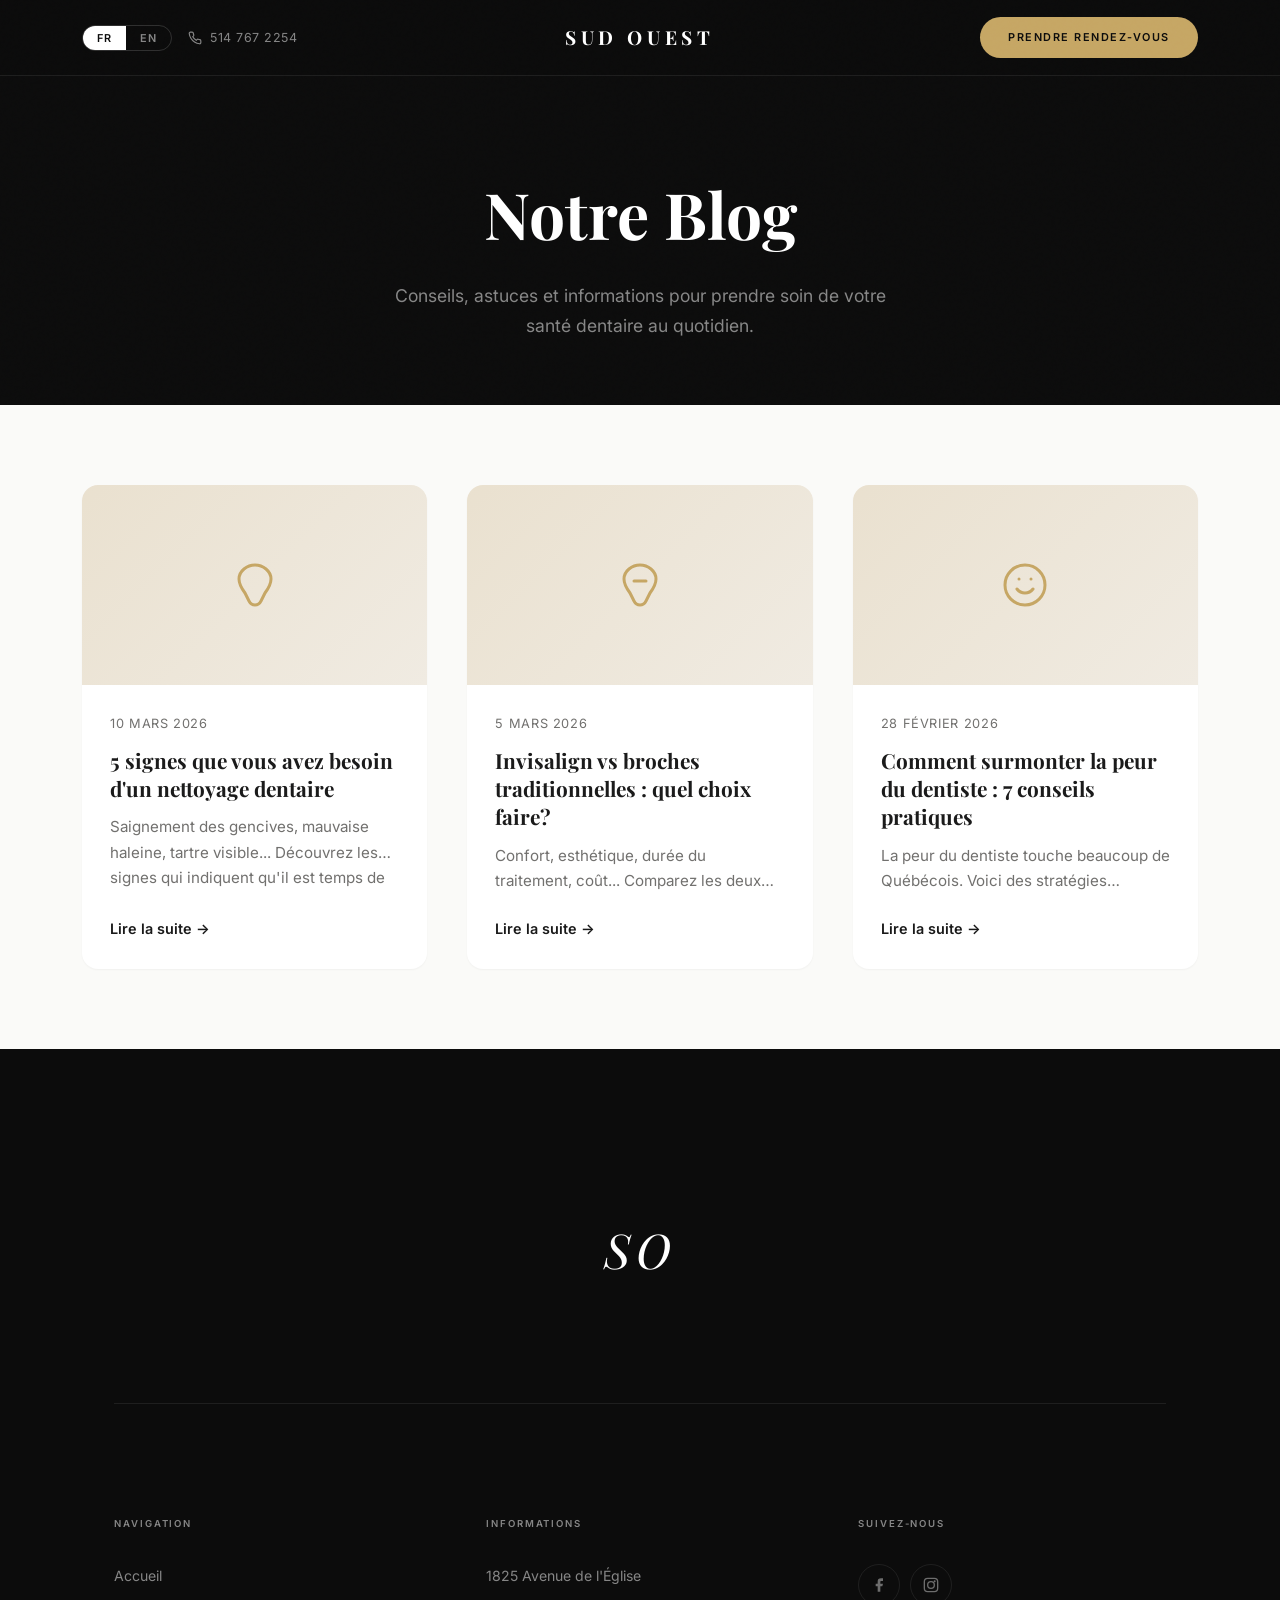
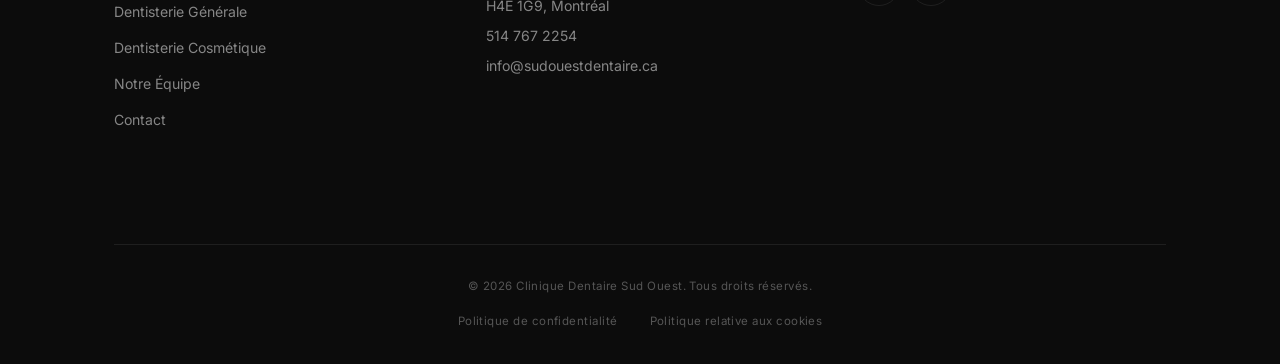
<file: blog/index.html>
<!DOCTYPE html>
<html lang="fr" translate="no">
<head>
  <meta charset="UTF-8">
  <meta name="google" content="notranslate">
  <meta name="viewport" content="width=device-width, initial-scale=1.0">
  <title>Blog | Clinique Dentaire Sud Ouest — Conseils santé dentaire à Montréal</title>
  <meta name="description" content="Conseils et articles sur la santé dentaire par la Clinique Dentaire Sud Ouest à Montréal. Nettoyage, Invisalign, peur du dentiste et plus.">

  <!-- Favicon -->
  <link rel="icon" type="image/x-icon" href="../assets/favicon.ico">
  <link rel="icon" type="image/png" sizes="32x32" href="../assets/favicon-32x32.png">
  <link rel="icon" type="image/png" sizes="16x16" href="../assets/favicon-16x16.png">
  <link rel="apple-touch-icon" sizes="180x180" href="../assets/apple-touch-icon.png">

  <link rel="manifest" href="../manifest.json">
  <meta name="theme-color" content="#0c0c0c">

  <!-- Fonts -->
  <link rel="preconnect" href="https://fonts.googleapis.com">
  <link rel="preconnect" href="https://fonts.gstatic.com" crossorigin>
  <link href="https://fonts.googleapis.com/css2?family=Inter:wght@300;400;500;600;700&family=Playfair+Display:ital,wght@0,400;0,700;1,400&display=swap" rel="stylesheet">

  <!-- Styles -->
  <link rel="stylesheet" href="../css/variables.css?v=4">
  <link rel="stylesheet" href="../css/styles.css?v=4">
  <link rel="stylesheet" href="../css/animations.css?v=4">
  <link rel="stylesheet" href="../css/responsive.css?v=4">

  <style>
    /* Blog listing styles */
    .blog-hero {
      background: var(--black);
      padding: 10rem 0 4rem;
      text-align: center;
    }
    .blog-hero h1 {
      font-family: var(--font-heading);
      font-size: clamp(2.5rem, 5vw, 4rem);
      color: var(--white);
      margin-bottom: 0.75rem;
    }
    .blog-hero p {
      color: var(--text-muted-dark);
      font-size: 1.1rem;
      max-width: 520px;
      margin: 0 auto;
      line-height: 1.7;
    }

    .blog-listing {
      background: var(--offwhite);
      padding: 5rem 0;
    }
    .blog-listing .container {
      max-width: var(--container-max);
      margin: 0 auto;
      padding: 0 2rem;
    }

    .blog-grid {
      display: grid;
      grid-template-columns: repeat(3, 1fr);
      gap: 2.5rem;
    }

    .blog-card {
      background: var(--white);
      border-radius: var(--radius-md);
      overflow: hidden;
      box-shadow: var(--shadow-sm);
      transition: transform var(--transition-fast), box-shadow var(--transition-fast);
      display: flex;
      flex-direction: column;
    }
    .blog-card:hover {
      transform: translateY(-6px);
      box-shadow: var(--shadow-lg);
    }

    .blog-card-image {
      width: 100%;
      height: 200px;
      background: var(--cream);
      display: flex;
      align-items: center;
      justify-content: center;
      font-size: 3rem;
      color: var(--gold);
      position: relative;
      overflow: hidden;
    }
    .blog-card-image::after {
      content: '';
      position: absolute;
      inset: 0;
      background: linear-gradient(135deg, var(--gold-muted), transparent);
    }

    .blog-card-body {
      padding: 1.75rem;
      flex: 1;
      display: flex;
      flex-direction: column;
    }

    .blog-card-date {
      font-size: 0.8rem;
      color: var(--text-secondary);
      text-transform: uppercase;
      letter-spacing: 0.05em;
      margin-bottom: 0.75rem;
    }

    .blog-card-title {
      font-family: var(--font-heading);
      font-size: 1.3rem;
      color: var(--text);
      margin-bottom: 0.75rem;
      line-height: 1.35;
    }

    .blog-card-excerpt {
      font-size: 0.95rem;
      color: var(--text-secondary);
      line-height: 1.65;
      margin-bottom: 1.5rem;
      flex: 1;
      display: -webkit-box;
      -webkit-line-clamp: 2;
      -webkit-box-orient: vertical;
      overflow: hidden;
    }

    .blog-card-link {
      display: inline-flex;
      align-items: center;
      gap: 0.4rem;
      font-size: 0.9rem;
      font-weight: 600;
      color: var(--gold);
      text-decoration: none;
      transition: gap var(--transition-fast);
    }
    .blog-card-link:hover {
      gap: 0.75rem;
    }

    .blog-card a {
      text-decoration: none;
      color: inherit;
    }

    @media (max-width: 900px) {
      .blog-grid {
        grid-template-columns: 1fr 1fr;
      }
    }
    @media (max-width: 600px) {
      .blog-grid {
        grid-template-columns: 1fr;
        gap: 1.5rem;
      }
      .blog-hero {
        padding: 8rem 1.5rem 3rem;
      }
    }
  </style>
</head>
<body>

  <!-- ==================== NAVIGATION ==================== -->
  <nav class="nav" aria-label="Main navigation">
    <div class="nav-inner">
      <div class="nav-left">
        <div class="lang-switcher">
          <button class="lang-btn is-active" data-lang-switch="fr" aria-label="Français">FR</button>
          <button class="lang-btn" data-lang-switch="en" aria-label="English">EN</button>
        </div>
        <a href="tel:5147672254" class="nav-phone">
          <svg aria-hidden="true" viewBox="0 0 24 24" fill="none" stroke="currentColor" stroke-width="2" stroke-linecap="round" stroke-linejoin="round"><path d="M22 16.92v3a2 2 0 0 1-2.18 2 19.79 19.79 0 0 1-8.63-3.07 19.5 19.5 0 0 1-6-6 19.79 19.79 0 0 1-3.07-8.67A2 2 0 0 1 4.11 2h3a2 2 0 0 1 2 1.72 12.84 12.84 0 0 0 .7 2.81 2 2 0 0 1-.45 2.11L8.09 9.91a16 16 0 0 0 6 6l1.27-1.27a2 2 0 0 1 2.11-.45 12.84 12.84 0 0 0 2.81.7A2 2 0 0 1 22 16.92z"/></svg>
          <span data-i18n="nav.phone">514 767 2254</span>
        </a>
      </div>

      <a href="../index.html" class="nav-wordmark">SUD OUEST</a>

      <div class="nav-actions-desktop">
        <a href="https://www.docclik.com/fr/clinic/12142/booking" class="btn-booking magnetic" target="_blank" rel="noopener noreferrer" data-i18n="nav.booking">PRENDRE RENDEZ-VOUS</a>
      </div>

      <div class="nav-actions-mobile">
        <a href="../index.html" class="btn-booking" style="font-size: 0.75rem; padding: 0.5rem 1rem;" data-i18n="mobile.home">ACCUEIL</a>
      </div>
    </div>
  </nav>

  <!-- ==================== HERO ==================== -->
  <section class="blog-hero">
    <h1 data-i18n="blog.listing_title">Notre Blog</h1>
    <p data-i18n="blog.listing_subtitle">Conseils, astuces et informations pour prendre soin de votre santé dentaire au quotidien.</p>
  </section>

  <!-- ==================== BLOG LISTING ==================== -->
  <section class="blog-listing">
    <div class="container">
      <div class="blog-grid">

        <!-- Article 1 -->
        <article class="blog-card">
          <div class="blog-card-image">
            <svg width="48" height="48" viewBox="0 0 24 24" fill="none" stroke="currentColor" stroke-width="1.5" stroke-linecap="round" stroke-linejoin="round"><path d="M12 2C8 2 4 5 4 9c0 3 1.5 5 3 7l2 4c.5 1 1.5 2 3 2s2.5-1 3-2l2-4c1.5-2 3-4 3-7 0-4-4-7-8-7z"/></svg>
          </div>
          <div class="blog-card-body">
            <span class="blog-card-date" data-i18n="blog.card1_date">10 mars 2026</span>
            <h2 class="blog-card-title"><a href="5-signes-nettoyage-dentaire.html" data-i18n="blog.card1_title">5 signes que vous avez besoin d'un nettoyage dentaire</a></h2>
            <p class="blog-card-excerpt" data-i18n="blog.card1_excerpt">Saignement des gencives, mauvaise haleine, tartre visible... Découvrez les signes qui indiquent qu'il est temps de prendre rendez-vous pour un nettoyage professionnel.</p>
            <a href="5-signes-nettoyage-dentaire.html" class="blog-card-link" data-i18n="blog.card1_link">Lire la suite &rarr;</a>
          </div>
        </article>

        <!-- Article 2 -->
        <article class="blog-card">
          <div class="blog-card-image">
            <svg width="48" height="48" viewBox="0 0 24 24" fill="none" stroke="currentColor" stroke-width="1.5" stroke-linecap="round" stroke-linejoin="round"><path d="M12 2C8 2 4 5 4 9c0 3 1.5 5 3 7l2 4c.5 1 1.5 2 3 2s2.5-1 3-2l2-4c1.5-2 3-4 3-7 0-4-4-7-8-7z"/><line x1="9" y1="10" x2="15" y2="10"/></svg>
          </div>
          <div class="blog-card-body">
            <span class="blog-card-date" data-i18n="blog.card2_date">5 mars 2026</span>
            <h2 class="blog-card-title"><a href="invisalign-vs-broches.html" data-i18n="blog.card2_title">Invisalign vs broches traditionnelles : quel choix faire?</a></h2>
            <p class="blog-card-excerpt" data-i18n="blog.card2_excerpt">Confort, esthétique, durée du traitement, coût... Comparez les deux options d'orthodontie pour trouver celle qui correspond le mieux à votre situation.</p>
            <a href="invisalign-vs-broches.html" class="blog-card-link" data-i18n="blog.card2_link">Lire la suite &rarr;</a>
          </div>
        </article>

        <!-- Article 3 -->
        <article class="blog-card">
          <div class="blog-card-image">
            <svg width="48" height="48" viewBox="0 0 24 24" fill="none" stroke="currentColor" stroke-width="1.5" stroke-linecap="round" stroke-linejoin="round"><circle cx="12" cy="12" r="10"/><path d="M8 14s1.5 2 4 2 4-2 4-2"/><line x1="9" y1="9" x2="9.01" y2="9"/><line x1="15" y1="9" x2="15.01" y2="9"/></svg>
          </div>
          <div class="blog-card-body">
            <span class="blog-card-date" data-i18n="blog.card3_date">28 février 2026</span>
            <h2 class="blog-card-title"><a href="peur-du-dentiste.html" data-i18n="blog.card3_title">Comment surmonter la peur du dentiste : 7 conseils pratiques</a></h2>
            <p class="blog-card-excerpt" data-i18n="blog.card3_excerpt">La peur du dentiste touche beaucoup de Québécois. Voici des stratégies concrètes pour rendre vos visites plus sereines et confortables.</p>
            <a href="peur-du-dentiste.html" class="blog-card-link" data-i18n="blog.card3_link">Lire la suite &rarr;</a>
          </div>
        </article>

      </div>
    </div>
  </section>

  <!-- ==================== FOOTER ==================== -->
  <footer class="footer">
    <div class="container">
      <div class="footer-top">
        <div class="footer-wordmark">SO</div>
      </div>

      <div class="footer-grid">
        <div class="footer-col">
          <h4 data-i18n="footer.nav_title">Navigation</h4>
          <div class="footer-links">
            <a href="../index.html" data-i18n="footer.link_home">Accueil</a>
            <a href="../index.html#services" data-i18n="footer.link_general">Dentisterie Générale</a>
            <a href="../index.html#cosmetic" data-i18n="footer.link_cosmetic">Dentisterie Cosmétique</a>
            <a href="../index.html#team" data-i18n="footer.link_team">Notre Équipe</a>
            <a href="../index.html#contact" data-i18n="footer.link_contact">Contact</a>
          </div>
        </div>

        <div class="footer-col">
          <h4 data-i18n="footer.info_title">Informations</h4>
          <div class="footer-info">
            <p data-i18n="contact.address_line1">1825 Avenue de l'Église</p>
            <p data-i18n="contact.address_line2">H4E 1G9, Montréal</p>
            <p><a href="tel:5147672254" data-i18n="contact.phone">514 767 2254</a></p>
            <p><a href="mailto:info@sudouestdentaire.ca">info@sudouestdentaire.ca</a></p>
          </div>
        </div>

        <div class="footer-col">
          <h4 data-i18n="footer.follow_title">Suivez-nous</h4>
          <div class="footer-social">
            <a href="https://www.facebook.com/sudouestdentaire/" class="social-link" target="_blank" rel="noopener noreferrer" aria-label="Facebook">
              <svg viewBox="0 0 24 24"><path d="M18 2h-3a5 5 0 0 0-5 5v3H7v4h3v8h4v-8h3l1-4h-4V7a1 1 0 0 1 1-1h3z"/></svg>
            </a>
            <a href="https://www.instagram.com/sudouest_dentaire/" class="social-link" target="_blank" rel="noopener noreferrer" aria-label="Instagram">
              <svg class="icon-instagram" viewBox="0 0 24 24"><rect x="2" y="2" width="20" height="20" rx="5" ry="5"/><circle cx="12" cy="12" r="5"/><circle class="icon-dot" cx="17.5" cy="6.5" r="1.5"/></svg>
            </a>
          </div>
        </div>
      </div>

      <div class="footer-bottom">
        <p data-i18n="footer.copyright">&copy; 2026 Clinique Dentaire Sud Ouest. Tous droits réservés.</p>
        <div class="footer-legal">
          <a href="../confidentialite.html" data-i18n="footer.link_privacy">Politique de confidentialité</a>
          <a href="../cookies.html" data-i18n="footer.link_cookies">Politique relative aux cookies</a>
        </div>
      </div>
    </div>
  </footer>

  <!-- Scripts -->
  <script src="../js/i18n.js"></script>
  <script>I18n.init();</script>

</body>
</html>
</file>
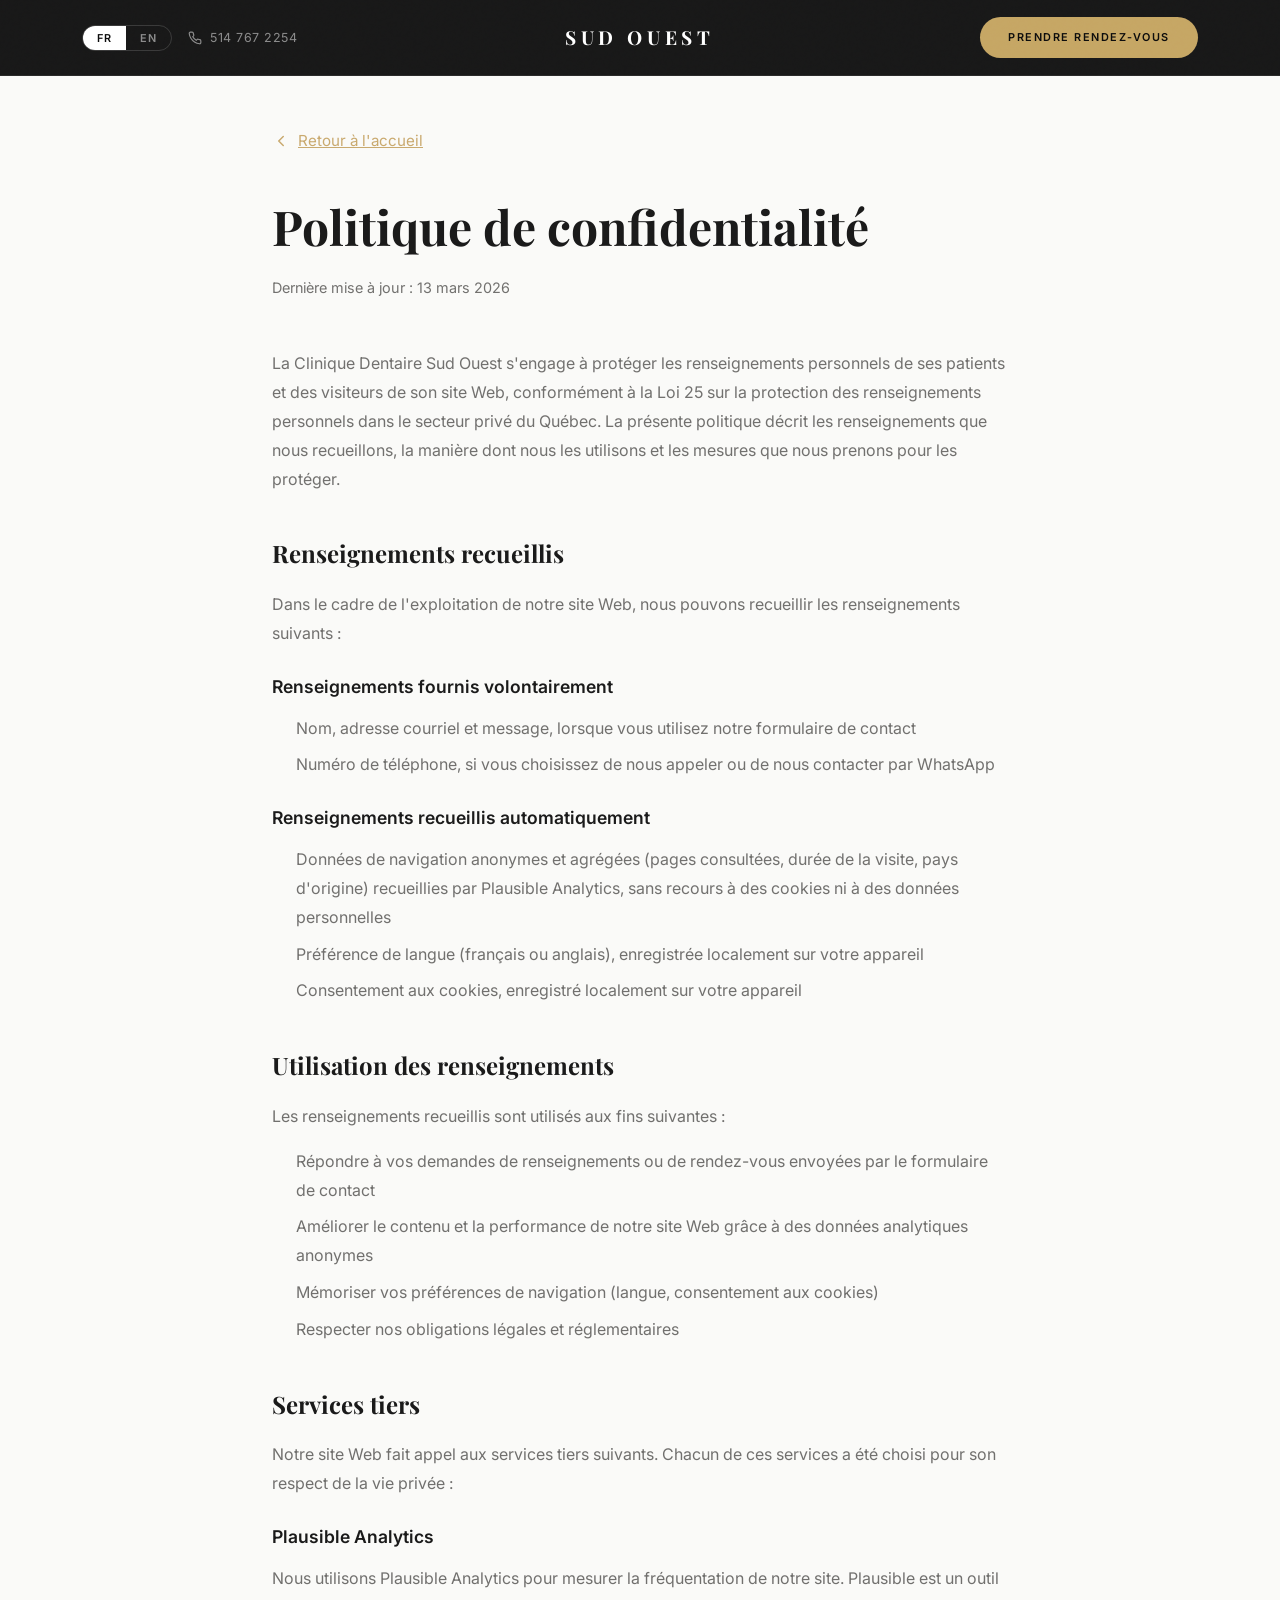
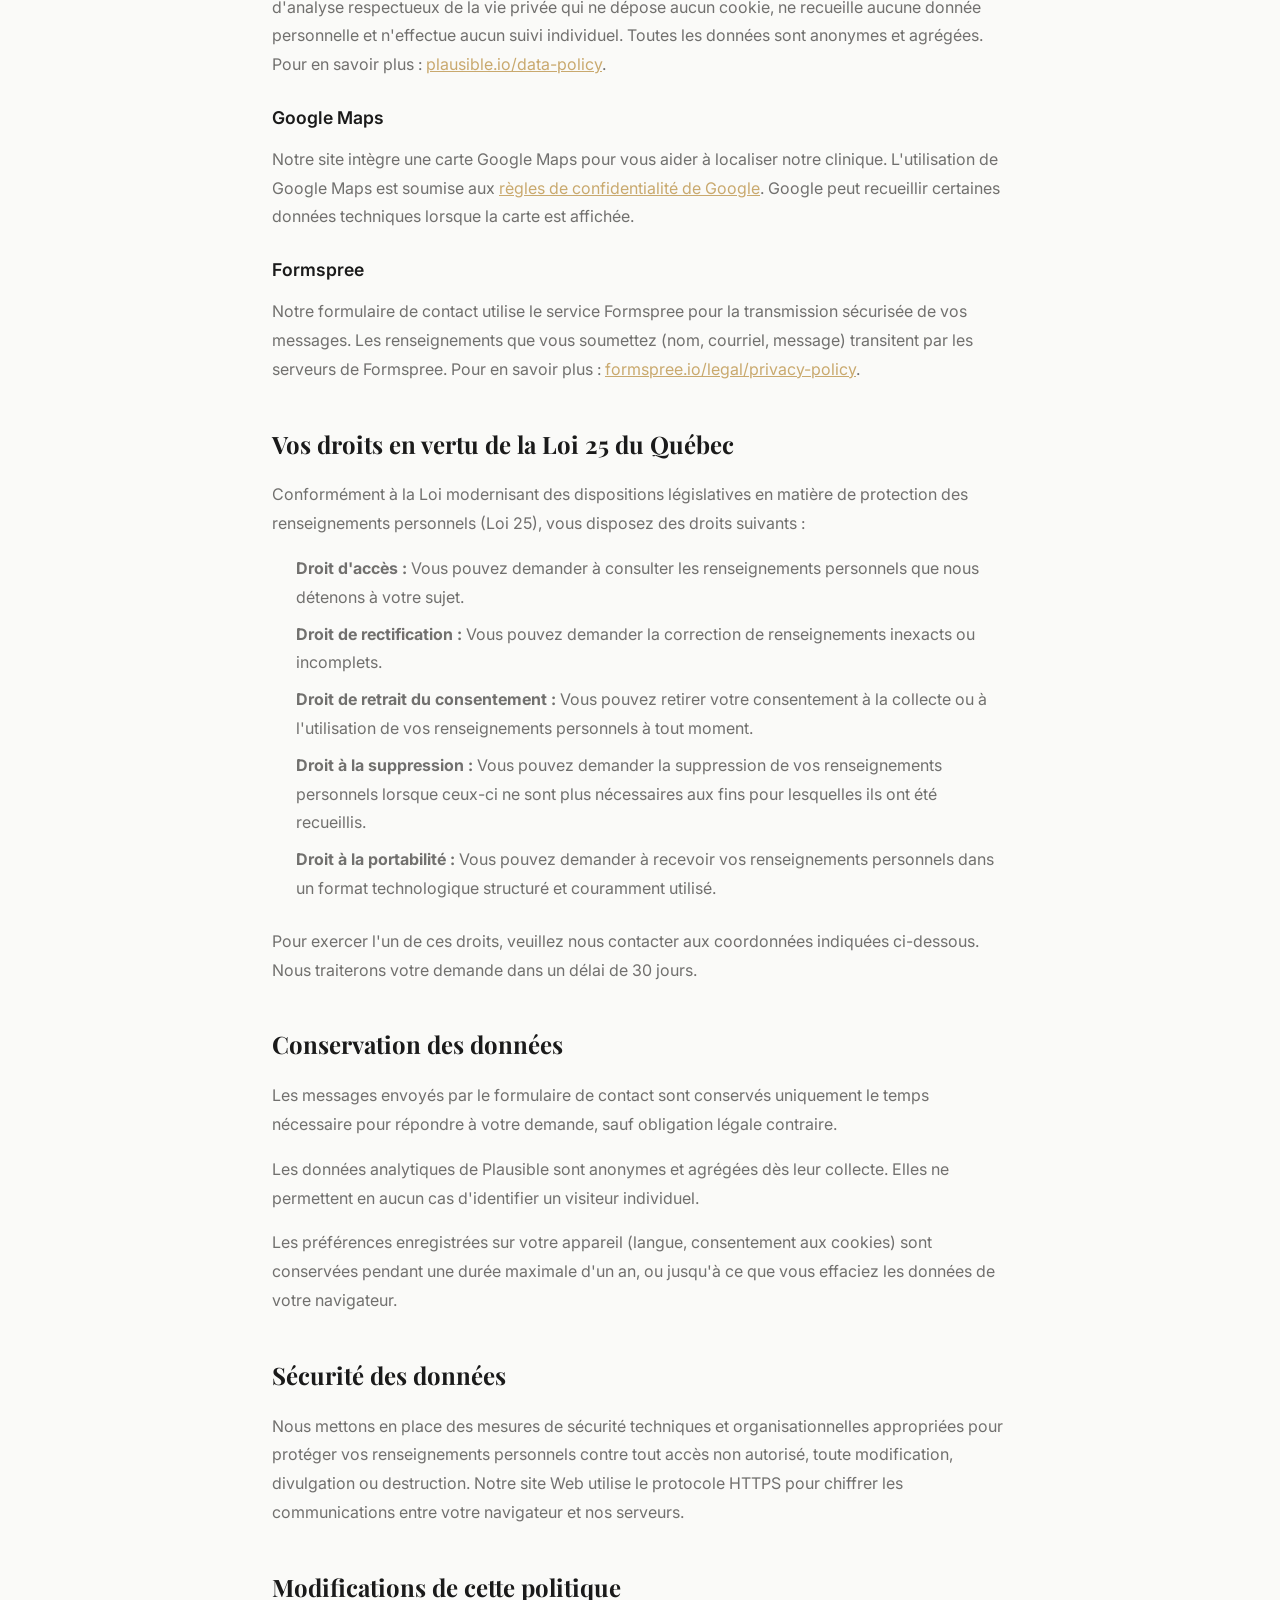
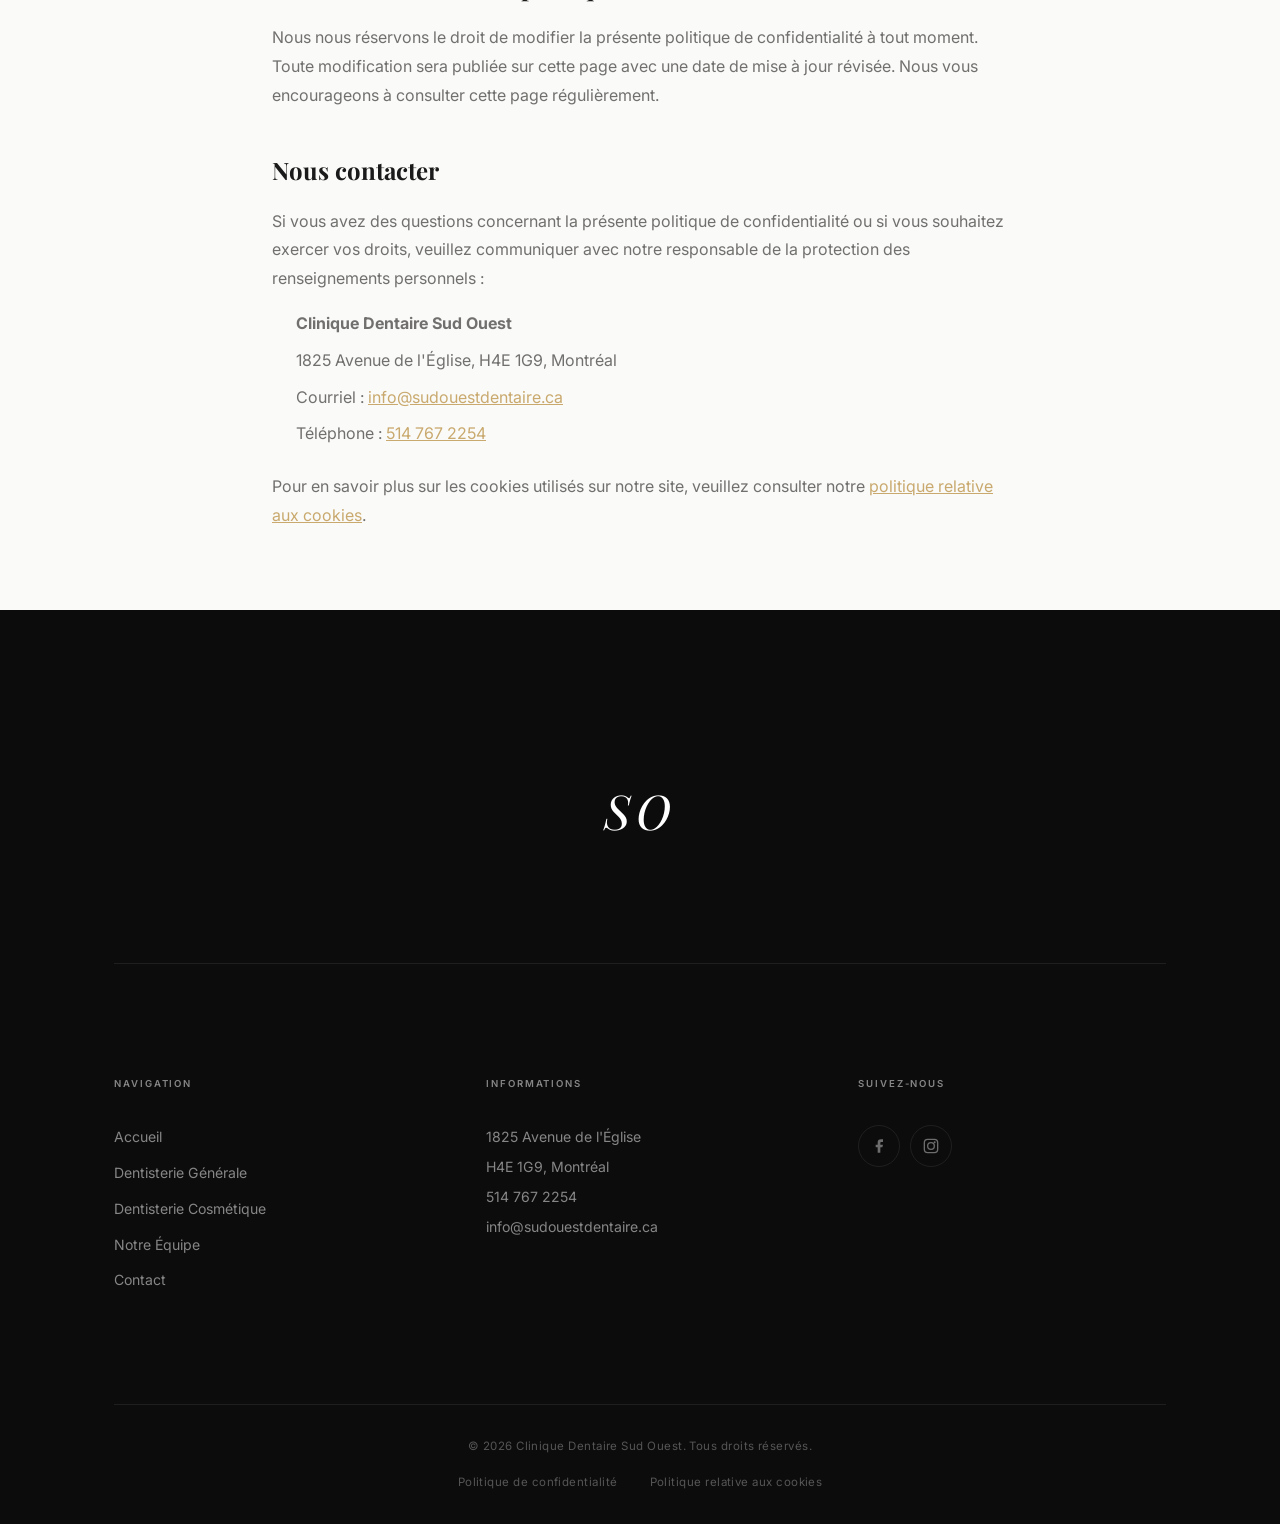
<file: confidentialite.html>
<!DOCTYPE html>
<html lang="fr" translate="no">
<head>
  <meta charset="UTF-8">
  <meta name="google" content="notranslate">
  <meta name="viewport" content="width=device-width, initial-scale=1.0">
  <title>Politique de confidentialité | Clinique Dentaire Sud Ouest</title>
  <meta name="description" content="Politique de confidentialité de la Clinique Dentaire Sud Ouest. Découvrez comment nous recueillons, utilisons et protégeons vos renseignements personnels.">

  <!-- Favicon -->
  <link rel="icon" type="image/x-icon" href="assets/favicon.ico">
  <link rel="icon" type="image/png" sizes="32x32" href="assets/favicon-32x32.png">
  <link rel="icon" type="image/png" sizes="16x16" href="assets/favicon-16x16.png">
  <link rel="apple-touch-icon" sizes="180x180" href="assets/apple-touch-icon.png">

  <link rel="manifest" href="manifest.json">
  <meta name="theme-color" content="#0c0c0c">

  <!-- Fonts -->
  <link rel="preconnect" href="https://fonts.googleapis.com">
  <link rel="preconnect" href="https://fonts.gstatic.com" crossorigin>
  <link href="https://fonts.googleapis.com/css2?family=Inter:wght@300;400;500;600;700&family=Playfair+Display:ital,wght@0,400;0,700;1,400&display=swap" rel="stylesheet">

  <!-- Styles -->
  <link rel="stylesheet" href="css/variables.css?v=4">
  <link rel="stylesheet" href="css/styles.css?v=4">
  <link rel="stylesheet" href="css/animations.css?v=4">
  <link rel="stylesheet" href="css/responsive.css?v=4">

  <style>
    .legal-page { padding: 8rem 0 4rem; min-height: 100vh; }
    .legal-page .container { max-width: 800px; margin: 0 auto; padding: 0 2rem; }
    .legal-page h1 { font-family: 'Playfair Display', serif; font-size: clamp(2rem, 4vw, 3rem); margin-bottom: 0.5rem; }
    .legal-page .legal-updated { color: var(--text-secondary, #999); font-size: 0.9rem; margin-bottom: 3rem; }
    .legal-page h2 { font-family: 'Playfair Display', serif; font-size: 1.5rem; margin-top: 2.5rem; margin-bottom: 1rem; }
    .legal-page h3 { font-size: 1.1rem; font-weight: 600; margin-top: 1.5rem; margin-bottom: 0.75rem; }
    .legal-page p, .legal-page li { line-height: 1.8; color: var(--text-secondary, #ccc); margin-bottom: 1rem; }
    .legal-page ul { padding-left: 1.5rem; margin-bottom: 1.5rem; }
    .legal-page li { margin-bottom: 0.5rem; }
    .legal-page a { color: var(--accent, #c9a96e); text-decoration: underline; }
    .legal-page a:hover { opacity: 0.8; }
    .legal-back { display: inline-flex; align-items: center; gap: 0.5rem; margin-bottom: 2rem; color: var(--text-secondary, #999); text-decoration: none; font-size: 0.95rem; transition: color 0.3s; }
    .legal-back:hover { color: var(--text-primary, #fff); }
    .legal-back svg { width: 18px; height: 18px; }
  </style>
</head>
<body>

  <!-- ==================== NAVIGATION ==================== -->
  <nav class="nav" aria-label="Main navigation">
    <div class="nav-inner">
      <div class="nav-left">
        <div class="lang-switcher">
          <button class="lang-btn is-active" data-lang-switch="fr" aria-label="Français">FR</button>
          <button class="lang-btn" data-lang-switch="en" aria-label="English">EN</button>
        </div>
        <a href="tel:5147672254" class="nav-phone">
          <svg aria-hidden="true" viewBox="0 0 24 24" fill="none" stroke="currentColor" stroke-width="2" stroke-linecap="round" stroke-linejoin="round"><path d="M22 16.92v3a2 2 0 0 1-2.18 2 19.79 19.79 0 0 1-8.63-3.07 19.5 19.5 0 0 1-6-6 19.79 19.79 0 0 1-3.07-8.67A2 2 0 0 1 4.11 2h3a2 2 0 0 1 2 1.72 12.84 12.84 0 0 0 .7 2.81 2 2 0 0 1-.45 2.11L8.09 9.91a16 16 0 0 0 6 6l1.27-1.27a2 2 0 0 1 2.11-.45 12.84 12.84 0 0 0 2.81.7A2 2 0 0 1 22 16.92z"/></svg>
          <span data-i18n="nav.phone">514 767 2254</span>
        </a>
      </div>

      <a href="index.html" class="nav-wordmark">SUD OUEST</a>

      <div class="nav-actions-desktop">
        <a href="https://www.docclik.com/fr/clinic/12142/booking" class="btn-booking magnetic" target="_blank" rel="noopener noreferrer" data-i18n="nav.booking" data-i18n-href="booking.url">PRENDRE RENDEZ-VOUS</a>
      </div>

      <div class="nav-actions-mobile">
        <a href="index.html" class="btn-booking" style="font-size: 0.75rem; padding: 0.5rem 1rem;" data-i18n="legal.back_home">ACCUEIL</a>
      </div>
    </div>
  </nav>

  <main class="legal-page">
    <div class="container">

      <a href="index.html" class="legal-back" data-i18n="legal.back_link">
        <svg viewBox="0 0 24 24" fill="none" stroke="currentColor" stroke-width="2" stroke-linecap="round" stroke-linejoin="round"><polyline points="15 18 9 12 15 6"/></svg>
        Retour à l'accueil
      </a>

      <h1 data-i18n="privacy.page_title">Politique de confidentialité</h1>
      <p class="legal-updated" data-i18n="privacy.last_updated">Dernière mise à jour : 13 mars 2026</p>

      <p data-i18n="privacy.intro">La Clinique Dentaire Sud Ouest s'engage à protéger les renseignements personnels de ses patients et des visiteurs de son site Web, conformément à la Loi 25 sur la protection des renseignements personnels dans le secteur privé du Québec. La présente politique décrit les renseignements que nous recueillons, la manière dont nous les utilisons et les mesures que nous prenons pour les protéger.</p>

      <!-- Section 1: Information collected -->
      <h2 data-i18n="privacy.collected_title">Renseignements recueillis</h2>
      <p data-i18n="privacy.collected_intro">Dans le cadre de l'exploitation de notre site Web, nous pouvons recueillir les renseignements suivants :</p>

      <h3 data-i18n="privacy.collected_form_title">Renseignements fournis volontairement</h3>
      <ul>
        <li data-i18n="privacy.collected_form_item1">Nom, adresse courriel et message, lorsque vous utilisez notre formulaire de contact</li>
        <li data-i18n="privacy.collected_form_item2">Numéro de téléphone, si vous choisissez de nous appeler ou de nous contacter par WhatsApp</li>
      </ul>

      <h3 data-i18n="privacy.collected_auto_title">Renseignements recueillis automatiquement</h3>
      <ul>
        <li data-i18n="privacy.collected_auto_item1">Données de navigation anonymes et agrégées (pages consultées, durée de la visite, pays d'origine) recueillies par Plausible Analytics, sans recours à des cookies ni à des données personnelles</li>
        <li data-i18n="privacy.collected_auto_item2">Préférence de langue (français ou anglais), enregistrée localement sur votre appareil</li>
        <li data-i18n="privacy.collected_auto_item3">Consentement aux cookies, enregistré localement sur votre appareil</li>
      </ul>

      <!-- Section 2: How we use it -->
      <h2 data-i18n="privacy.use_title">Utilisation des renseignements</h2>
      <p data-i18n="privacy.use_intro">Les renseignements recueillis sont utilisés aux fins suivantes :</p>
      <ul>
        <li data-i18n="privacy.use_item1">Répondre à vos demandes de renseignements ou de rendez-vous envoyées par le formulaire de contact</li>
        <li data-i18n="privacy.use_item2">Améliorer le contenu et la performance de notre site Web grâce à des données analytiques anonymes</li>
        <li data-i18n="privacy.use_item3">Mémoriser vos préférences de navigation (langue, consentement aux cookies)</li>
        <li data-i18n="privacy.use_item4">Respecter nos obligations légales et réglementaires</li>
      </ul>

      <!-- Section 3: Third parties -->
      <h2 data-i18n="privacy.thirdparty_title">Services tiers</h2>
      <p data-i18n="privacy.thirdparty_intro">Notre site Web fait appel aux services tiers suivants. Chacun de ces services a été choisi pour son respect de la vie privée :</p>

      <h3>Plausible Analytics</h3>
      <p data-i18n="privacy.thirdparty_plausible">Nous utilisons Plausible Analytics pour mesurer la fréquentation de notre site. Plausible est un outil d'analyse respectueux de la vie privée qui ne dépose aucun cookie, ne recueille aucune donnée personnelle et n'effectue aucun suivi individuel. Toutes les données sont anonymes et agrégées. Pour en savoir plus : <a href="https://plausible.io/data-policy" target="_blank" rel="noopener noreferrer">plausible.io/data-policy</a>.</p>

      <h3>Google Maps</h3>
      <p data-i18n="privacy.thirdparty_maps">Notre site intègre une carte Google Maps pour vous aider à localiser notre clinique. L'utilisation de Google Maps est soumise aux <a href="https://policies.google.com/privacy" target="_blank" rel="noopener noreferrer">règles de confidentialité de Google</a>. Google peut recueillir certaines données techniques lorsque la carte est affichée.</p>

      <h3>Formspree</h3>
      <p data-i18n="privacy.thirdparty_formspree">Notre formulaire de contact utilise le service Formspree pour la transmission sécurisée de vos messages. Les renseignements que vous soumettez (nom, courriel, message) transitent par les serveurs de Formspree. Pour en savoir plus : <a href="https://formspree.io/legal/privacy-policy" target="_blank" rel="noopener noreferrer">formspree.io/legal/privacy-policy</a>.</p>

      <!-- Section 4: Rights under Quebec Law 25 -->
      <h2 data-i18n="privacy.rights_title">Vos droits en vertu de la Loi 25 du Québec</h2>
      <p data-i18n="privacy.rights_intro">Conformément à la Loi modernisant des dispositions législatives en matière de protection des renseignements personnels (Loi 25), vous disposez des droits suivants :</p>
      <ul>
        <li data-i18n="privacy.rights_item1"><strong>Droit d'accès :</strong> Vous pouvez demander à consulter les renseignements personnels que nous détenons à votre sujet.</li>
        <li data-i18n="privacy.rights_item2"><strong>Droit de rectification :</strong> Vous pouvez demander la correction de renseignements inexacts ou incomplets.</li>
        <li data-i18n="privacy.rights_item3"><strong>Droit de retrait du consentement :</strong> Vous pouvez retirer votre consentement à la collecte ou à l'utilisation de vos renseignements personnels à tout moment.</li>
        <li data-i18n="privacy.rights_item4"><strong>Droit à la suppression :</strong> Vous pouvez demander la suppression de vos renseignements personnels lorsque ceux-ci ne sont plus nécessaires aux fins pour lesquelles ils ont été recueillis.</li>
        <li data-i18n="privacy.rights_item5"><strong>Droit à la portabilité :</strong> Vous pouvez demander à recevoir vos renseignements personnels dans un format technologique structuré et couramment utilisé.</li>
      </ul>
      <p data-i18n="privacy.rights_exercise">Pour exercer l'un de ces droits, veuillez nous contacter aux coordonnées indiquées ci-dessous. Nous traiterons votre demande dans un délai de 30 jours.</p>

      <!-- Section 5: Data retention -->
      <h2 data-i18n="privacy.retention_title">Conservation des données</h2>
      <p data-i18n="privacy.retention_text1">Les messages envoyés par le formulaire de contact sont conservés uniquement le temps nécessaire pour répondre à votre demande, sauf obligation légale contraire.</p>
      <p data-i18n="privacy.retention_text2">Les données analytiques de Plausible sont anonymes et agrégées dès leur collecte. Elles ne permettent en aucun cas d'identifier un visiteur individuel.</p>
      <p data-i18n="privacy.retention_text3">Les préférences enregistrées sur votre appareil (langue, consentement aux cookies) sont conservées pendant une durée maximale d'un an, ou jusqu'à ce que vous effaciez les données de votre navigateur.</p>

      <!-- Section 6: Security -->
      <h2 data-i18n="privacy.security_title">Sécurité des données</h2>
      <p data-i18n="privacy.security_text">Nous mettons en place des mesures de sécurité techniques et organisationnelles appropriées pour protéger vos renseignements personnels contre tout accès non autorisé, toute modification, divulgation ou destruction. Notre site Web utilise le protocole HTTPS pour chiffrer les communications entre votre navigateur et nos serveurs.</p>

      <!-- Section 7: Changes -->
      <h2 data-i18n="privacy.changes_title">Modifications de cette politique</h2>
      <p data-i18n="privacy.changes_text">Nous nous réservons le droit de modifier la présente politique de confidentialité à tout moment. Toute modification sera publiée sur cette page avec une date de mise à jour révisée. Nous vous encourageons à consulter cette page régulièrement.</p>

      <!-- Section 8: Contact -->
      <h2 data-i18n="privacy.contact_title">Nous contacter</h2>
      <p data-i18n="privacy.contact_intro">Si vous avez des questions concernant la présente politique de confidentialité ou si vous souhaitez exercer vos droits, veuillez communiquer avec notre responsable de la protection des renseignements personnels :</p>
      <ul>
        <li><strong>Clinique Dentaire Sud Ouest</strong></li>
        <li>1825 Avenue de l'Église, H4E 1G9, Montréal</li>
        <li data-i18n="privacy.contact_email_label">Courriel : <a href="mailto:info@sudouestdentaire.ca">info@sudouestdentaire.ca</a></li>
        <li data-i18n="privacy.contact_phone_label">Téléphone : <a href="tel:5147672254">514 767 2254</a></li>
      </ul>

      <p data-i18n-html="privacy.cookies_link_text">Pour en savoir plus sur les cookies utilisés sur notre site, veuillez consulter notre <a href="cookies.html">politique relative aux cookies</a>.</p>

    </div>
  </main>

  <!-- ==================== FOOTER ==================== -->
  <footer class="footer">
    <div class="container">
      <div class="footer-top">
        <div class="footer-wordmark">SO</div>
      </div>

      <div class="footer-grid">
        <div class="footer-col">
          <h4 data-i18n="footer.nav_title">Navigation</h4>
          <div class="footer-links">
            <a href="index.html" data-i18n="footer.link_home">Accueil</a>
            <a href="index.html#services" data-i18n="footer.link_general">Dentisterie Générale</a>
            <a href="index.html#cosmetic" data-i18n="footer.link_cosmetic">Dentisterie Cosmétique</a>
            <a href="index.html#team" data-i18n="footer.link_team">Notre Équipe</a>
            <a href="index.html#contact" data-i18n="footer.link_contact">Contact</a>
          </div>
        </div>

        <div class="footer-col">
          <h4 data-i18n="footer.info_title">Informations</h4>
          <div class="footer-info">
            <p data-i18n="contact.address_line1">1825 Avenue de l'Église</p>
            <p data-i18n="contact.address_line2">H4E 1G9, Montréal</p>
            <p><a href="tel:5147672254" data-i18n="contact.phone">514 767 2254</a></p>
            <p><a href="mailto:info@sudouestdentaire.ca">info@sudouestdentaire.ca</a></p>
          </div>
        </div>

        <div class="footer-col">
          <h4 data-i18n="footer.follow_title">Suivez-nous</h4>
          <div class="footer-social">
            <a href="https://www.facebook.com/sudouestdentaire/" class="social-link" target="_blank" rel="noopener noreferrer" aria-label="Facebook">
              <svg viewBox="0 0 24 24"><path d="M18 2h-3a5 5 0 0 0-5 5v3H7v4h3v8h4v-8h3l1-4h-4V7a1 1 0 0 1 1-1h3z"/></svg>
            </a>
            <a href="https://www.instagram.com/sudouest_dentaire/" class="social-link" target="_blank" rel="noopener noreferrer" aria-label="Instagram">
              <svg class="icon-instagram" viewBox="0 0 24 24"><rect x="2" y="2" width="20" height="20" rx="5" ry="5"/><circle cx="12" cy="12" r="5"/><circle class="icon-dot" cx="17.5" cy="6.5" r="1.5"/></svg>
            </a>
          </div>
        </div>
      </div>

      <div class="footer-bottom">
        <p data-i18n="footer.copyright">&copy; 2026 Clinique Dentaire Sud Ouest. Tous droits réservés.</p>
        <div class="footer-legal">
          <a href="confidentialite.html" data-i18n="footer.link_privacy">Politique de confidentialité</a>
          <a href="cookies.html" data-i18n="footer.link_cookies">Politique relative aux cookies</a>
        </div>
      </div>
    </div>
  </footer>

  <!-- Scripts -->
  <script src="js/i18n.js"></script>

</body>
</html>
</file>
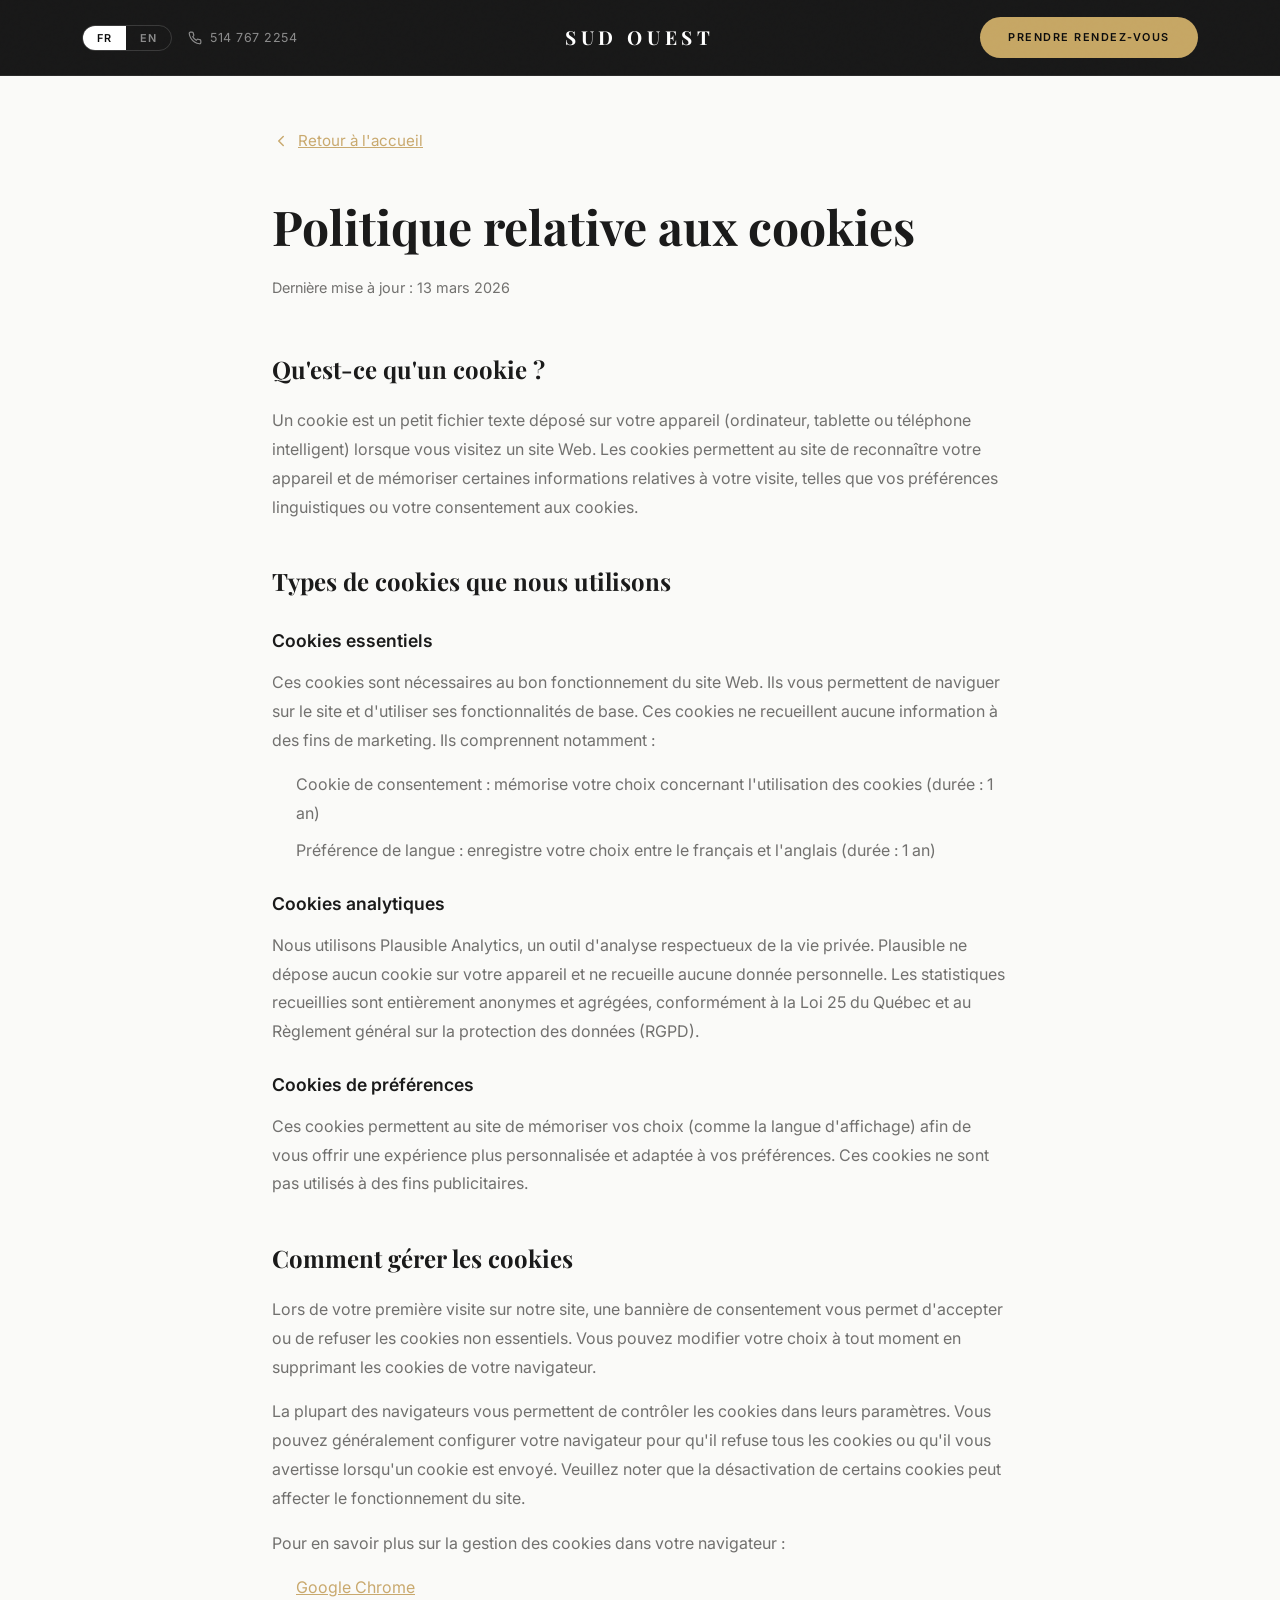
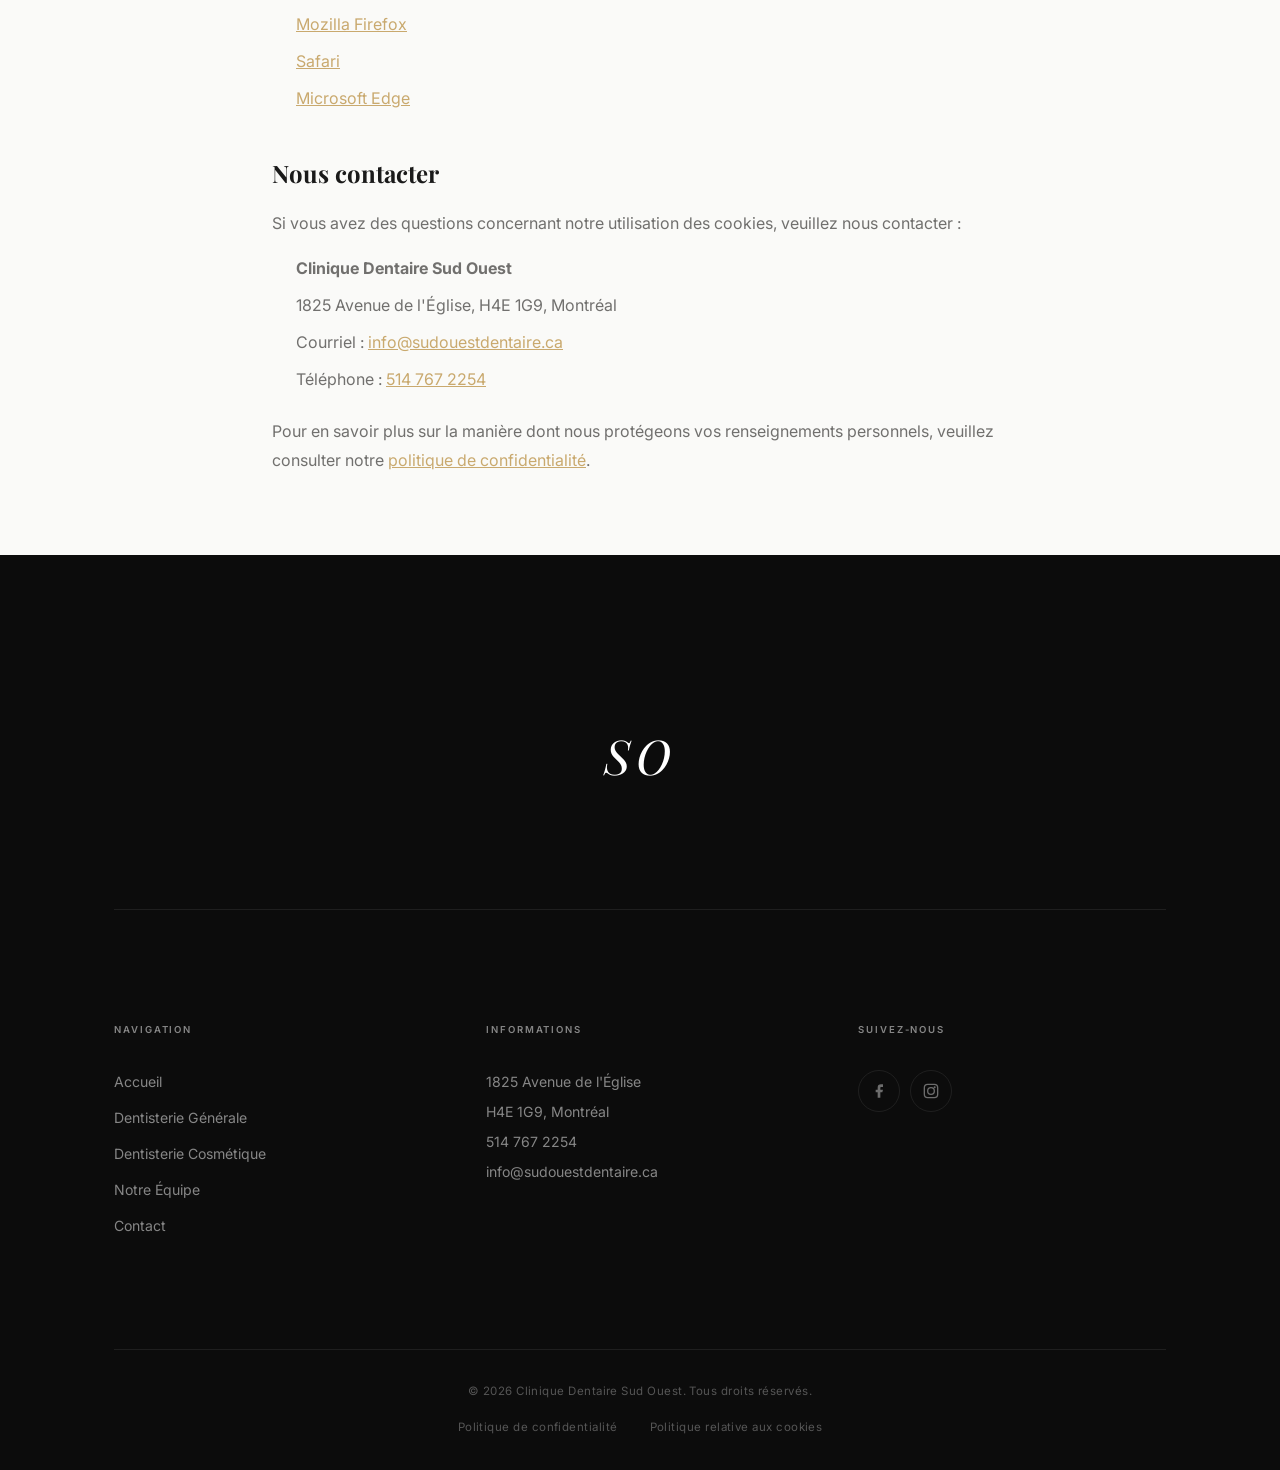
<file: cookies.html>
<!DOCTYPE html>
<html lang="fr" translate="no">
<head>
  <meta charset="UTF-8">
  <meta name="google" content="notranslate">
  <meta name="viewport" content="width=device-width, initial-scale=1.0">
  <title>Politique relative aux cookies | Clinique Dentaire Sud Ouest</title>
  <meta name="description" content="Politique relative aux cookies de la Clinique Dentaire Sud Ouest. Découvrez comment nous utilisons les cookies sur notre site Web.">

  <!-- Favicon -->
  <link rel="icon" type="image/x-icon" href="assets/favicon.ico">
  <link rel="icon" type="image/png" sizes="32x32" href="assets/favicon-32x32.png">
  <link rel="icon" type="image/png" sizes="16x16" href="assets/favicon-16x16.png">
  <link rel="apple-touch-icon" sizes="180x180" href="assets/apple-touch-icon.png">

  <link rel="manifest" href="manifest.json">
  <meta name="theme-color" content="#0c0c0c">

  <!-- Fonts -->
  <link rel="preconnect" href="https://fonts.googleapis.com">
  <link rel="preconnect" href="https://fonts.gstatic.com" crossorigin>
  <link href="https://fonts.googleapis.com/css2?family=Inter:wght@300;400;500;600;700&family=Playfair+Display:ital,wght@0,400;0,700;1,400&display=swap" rel="stylesheet">

  <!-- Styles -->
  <link rel="stylesheet" href="css/variables.css?v=4">
  <link rel="stylesheet" href="css/styles.css?v=4">
  <link rel="stylesheet" href="css/animations.css?v=4">
  <link rel="stylesheet" href="css/responsive.css?v=4">

  <style>
    .legal-page { padding: 8rem 0 4rem; min-height: 100vh; }
    .legal-page .container { max-width: 800px; margin: 0 auto; padding: 0 2rem; }
    .legal-page h1 { font-family: 'Playfair Display', serif; font-size: clamp(2rem, 4vw, 3rem); margin-bottom: 0.5rem; }
    .legal-page .legal-updated { color: var(--text-secondary, #999); font-size: 0.9rem; margin-bottom: 3rem; }
    .legal-page h2 { font-family: 'Playfair Display', serif; font-size: 1.5rem; margin-top: 2.5rem; margin-bottom: 1rem; }
    .legal-page h3 { font-size: 1.1rem; font-weight: 600; margin-top: 1.5rem; margin-bottom: 0.75rem; }
    .legal-page p, .legal-page li { line-height: 1.8; color: var(--text-secondary, #ccc); margin-bottom: 1rem; }
    .legal-page ul { padding-left: 1.5rem; margin-bottom: 1.5rem; }
    .legal-page li { margin-bottom: 0.5rem; }
    .legal-page a { color: var(--accent, #c9a96e); text-decoration: underline; }
    .legal-page a:hover { opacity: 0.8; }
    .legal-back { display: inline-flex; align-items: center; gap: 0.5rem; margin-bottom: 2rem; color: var(--text-secondary, #999); text-decoration: none; font-size: 0.95rem; transition: color 0.3s; }
    .legal-back:hover { color: var(--text-primary, #fff); }
    .legal-back svg { width: 18px; height: 18px; }
  </style>
</head>
<body>

  <!-- ==================== NAVIGATION ==================== -->
  <nav class="nav" aria-label="Main navigation">
    <div class="nav-inner">
      <div class="nav-left">
        <div class="lang-switcher">
          <button class="lang-btn is-active" data-lang-switch="fr" aria-label="Français">FR</button>
          <button class="lang-btn" data-lang-switch="en" aria-label="English">EN</button>
        </div>
        <a href="tel:5147672254" class="nav-phone">
          <svg aria-hidden="true" viewBox="0 0 24 24" fill="none" stroke="currentColor" stroke-width="2" stroke-linecap="round" stroke-linejoin="round"><path d="M22 16.92v3a2 2 0 0 1-2.18 2 19.79 19.79 0 0 1-8.63-3.07 19.5 19.5 0 0 1-6-6 19.79 19.79 0 0 1-3.07-8.67A2 2 0 0 1 4.11 2h3a2 2 0 0 1 2 1.72 12.84 12.84 0 0 0 .7 2.81 2 2 0 0 1-.45 2.11L8.09 9.91a16 16 0 0 0 6 6l1.27-1.27a2 2 0 0 1 2.11-.45 12.84 12.84 0 0 0 2.81.7A2 2 0 0 1 22 16.92z"/></svg>
          <span data-i18n="nav.phone">514 767 2254</span>
        </a>
      </div>

      <a href="index.html" class="nav-wordmark">SUD OUEST</a>

      <div class="nav-actions-desktop">
        <a href="https://www.docclik.com/fr/clinic/12142/booking" class="btn-booking magnetic" target="_blank" rel="noopener noreferrer" data-i18n="nav.booking" data-i18n-href="booking.url">PRENDRE RENDEZ-VOUS</a>
      </div>

      <div class="nav-actions-mobile">
        <a href="index.html" class="btn-booking" style="font-size: 0.75rem; padding: 0.5rem 1rem;" data-i18n="legal.back_home">ACCUEIL</a>
      </div>
    </div>
  </nav>

  <main class="legal-page">
    <div class="container">

      <a href="index.html" class="legal-back" data-i18n="legal.back_link">
        <svg viewBox="0 0 24 24" fill="none" stroke="currentColor" stroke-width="2" stroke-linecap="round" stroke-linejoin="round"><polyline points="15 18 9 12 15 6"/></svg>
        Retour à l'accueil
      </a>

      <h1 data-i18n="cookies.page_title">Politique relative aux cookies</h1>
      <p class="legal-updated" data-i18n="cookies.last_updated">Dernière mise à jour : 13 mars 2026</p>

      <!-- Section 1 -->
      <h2 data-i18n="cookies.what_title">Qu'est-ce qu'un cookie ?</h2>
      <p data-i18n="cookies.what_text">Un cookie est un petit fichier texte déposé sur votre appareil (ordinateur, tablette ou téléphone intelligent) lorsque vous visitez un site Web. Les cookies permettent au site de reconnaître votre appareil et de mémoriser certaines informations relatives à votre visite, telles que vos préférences linguistiques ou votre consentement aux cookies.</p>

      <!-- Section 2 -->
      <h2 data-i18n="cookies.types_title">Types de cookies que nous utilisons</h2>

      <h3 data-i18n="cookies.essential_title">Cookies essentiels</h3>
      <p data-i18n="cookies.essential_text">Ces cookies sont nécessaires au bon fonctionnement du site Web. Ils vous permettent de naviguer sur le site et d'utiliser ses fonctionnalités de base. Ces cookies ne recueillent aucune information à des fins de marketing. Ils comprennent notamment :</p>
      <ul>
        <li data-i18n="cookies.essential_item1">Cookie de consentement : mémorise votre choix concernant l'utilisation des cookies (durée : 1 an)</li>
        <li data-i18n="cookies.essential_item2">Préférence de langue : enregistre votre choix entre le français et l'anglais (durée : 1 an)</li>
      </ul>

      <h3 data-i18n="cookies.analytics_title">Cookies analytiques</h3>
      <p data-i18n="cookies.analytics_text">Nous utilisons Plausible Analytics, un outil d'analyse respectueux de la vie privée. Plausible ne dépose aucun cookie sur votre appareil et ne recueille aucune donnée personnelle. Les statistiques recueillies sont entièrement anonymes et agrégées, conformément à la Loi 25 du Québec et au Règlement général sur la protection des données (RGPD).</p>

      <h3 data-i18n="cookies.preferences_title">Cookies de préférences</h3>
      <p data-i18n="cookies.preferences_text">Ces cookies permettent au site de mémoriser vos choix (comme la langue d'affichage) afin de vous offrir une expérience plus personnalisée et adaptée à vos préférences. Ces cookies ne sont pas utilisés à des fins publicitaires.</p>

      <!-- Section 3 -->
      <h2 data-i18n="cookies.manage_title">Comment gérer les cookies</h2>
      <p data-i18n="cookies.manage_text1">Lors de votre première visite sur notre site, une bannière de consentement vous permet d'accepter ou de refuser les cookies non essentiels. Vous pouvez modifier votre choix à tout moment en supprimant les cookies de votre navigateur.</p>
      <p data-i18n="cookies.manage_text2">La plupart des navigateurs vous permettent de contrôler les cookies dans leurs paramètres. Vous pouvez généralement configurer votre navigateur pour qu'il refuse tous les cookies ou qu'il vous avertisse lorsqu'un cookie est envoyé. Veuillez noter que la désactivation de certains cookies peut affecter le fonctionnement du site.</p>
      <p data-i18n="cookies.manage_text3">Pour en savoir plus sur la gestion des cookies dans votre navigateur :</p>
      <ul>
        <li><a href="https://support.google.com/chrome/answer/95647" target="_blank" rel="noopener noreferrer">Google Chrome</a></li>
        <li><a href="https://support.mozilla.org/fr/kb/cookies-informations-sites-enregistrent" target="_blank" rel="noopener noreferrer">Mozilla Firefox</a></li>
        <li><a href="https://support.apple.com/fr-ca/guide/safari/sfri11471/mac" target="_blank" rel="noopener noreferrer">Safari</a></li>
        <li><a href="https://support.microsoft.com/fr-fr/microsoft-edge/supprimer-les-cookies-dans-microsoft-edge-63947406-40ac-c3b8-57b9-2a946a29ae09" target="_blank" rel="noopener noreferrer">Microsoft Edge</a></li>
      </ul>

      <!-- Section 4 -->
      <h2 data-i18n="cookies.contact_title">Nous contacter</h2>
      <p data-i18n="cookies.contact_text">Si vous avez des questions concernant notre utilisation des cookies, veuillez nous contacter :</p>
      <ul>
        <li><strong data-i18n="cookies.contact_clinic">Clinique Dentaire Sud Ouest</strong></li>
        <li>1825 Avenue de l'Église, H4E 1G9, Montréal</li>
        <li data-i18n="cookies.contact_email_label">Courriel : <a href="mailto:info@sudouestdentaire.ca">info@sudouestdentaire.ca</a></li>
        <li data-i18n="cookies.contact_phone_label">Téléphone : <a href="tel:5147672254">514 767 2254</a></li>
      </ul>

      <p data-i18n-html="cookies.privacy_link_text">Pour en savoir plus sur la manière dont nous protégeons vos renseignements personnels, veuillez consulter notre <a href="confidentialite.html">politique de confidentialité</a>.</p>

    </div>
  </main>

  <!-- ==================== FOOTER ==================== -->
  <footer class="footer">
    <div class="container">
      <div class="footer-top">
        <div class="footer-wordmark">SO</div>
      </div>

      <div class="footer-grid">
        <div class="footer-col">
          <h4 data-i18n="footer.nav_title">Navigation</h4>
          <div class="footer-links">
            <a href="index.html" data-i18n="footer.link_home">Accueil</a>
            <a href="index.html#services" data-i18n="footer.link_general">Dentisterie Générale</a>
            <a href="index.html#cosmetic" data-i18n="footer.link_cosmetic">Dentisterie Cosmétique</a>
            <a href="index.html#team" data-i18n="footer.link_team">Notre Équipe</a>
            <a href="index.html#contact" data-i18n="footer.link_contact">Contact</a>
          </div>
        </div>

        <div class="footer-col">
          <h4 data-i18n="footer.info_title">Informations</h4>
          <div class="footer-info">
            <p data-i18n="contact.address_line1">1825 Avenue de l'Église</p>
            <p data-i18n="contact.address_line2">H4E 1G9, Montréal</p>
            <p><a href="tel:5147672254" data-i18n="contact.phone">514 767 2254</a></p>
            <p><a href="mailto:info@sudouestdentaire.ca">info@sudouestdentaire.ca</a></p>
          </div>
        </div>

        <div class="footer-col">
          <h4 data-i18n="footer.follow_title">Suivez-nous</h4>
          <div class="footer-social">
            <a href="https://www.facebook.com/sudouestdentaire/" class="social-link" target="_blank" rel="noopener noreferrer" aria-label="Facebook">
              <svg viewBox="0 0 24 24"><path d="M18 2h-3a5 5 0 0 0-5 5v3H7v4h3v8h4v-8h3l1-4h-4V7a1 1 0 0 1 1-1h3z"/></svg>
            </a>
            <a href="https://www.instagram.com/sudouest_dentaire/" class="social-link" target="_blank" rel="noopener noreferrer" aria-label="Instagram">
              <svg class="icon-instagram" viewBox="0 0 24 24"><rect x="2" y="2" width="20" height="20" rx="5" ry="5"/><circle cx="12" cy="12" r="5"/><circle class="icon-dot" cx="17.5" cy="6.5" r="1.5"/></svg>
            </a>
          </div>
        </div>
      </div>

      <div class="footer-bottom">
        <p data-i18n="footer.copyright">&copy; 2026 Clinique Dentaire Sud Ouest. Tous droits réservés.</p>
        <div class="footer-legal">
          <a href="confidentialite.html" data-i18n="footer.link_privacy">Politique de confidentialité</a>
          <a href="cookies.html" data-i18n="footer.link_cookies">Politique relative aux cookies</a>
        </div>
      </div>
    </div>
  </footer>

  <!-- Scripts -->
  <script src="js/i18n.js"></script>

</body>
</html>
</file>
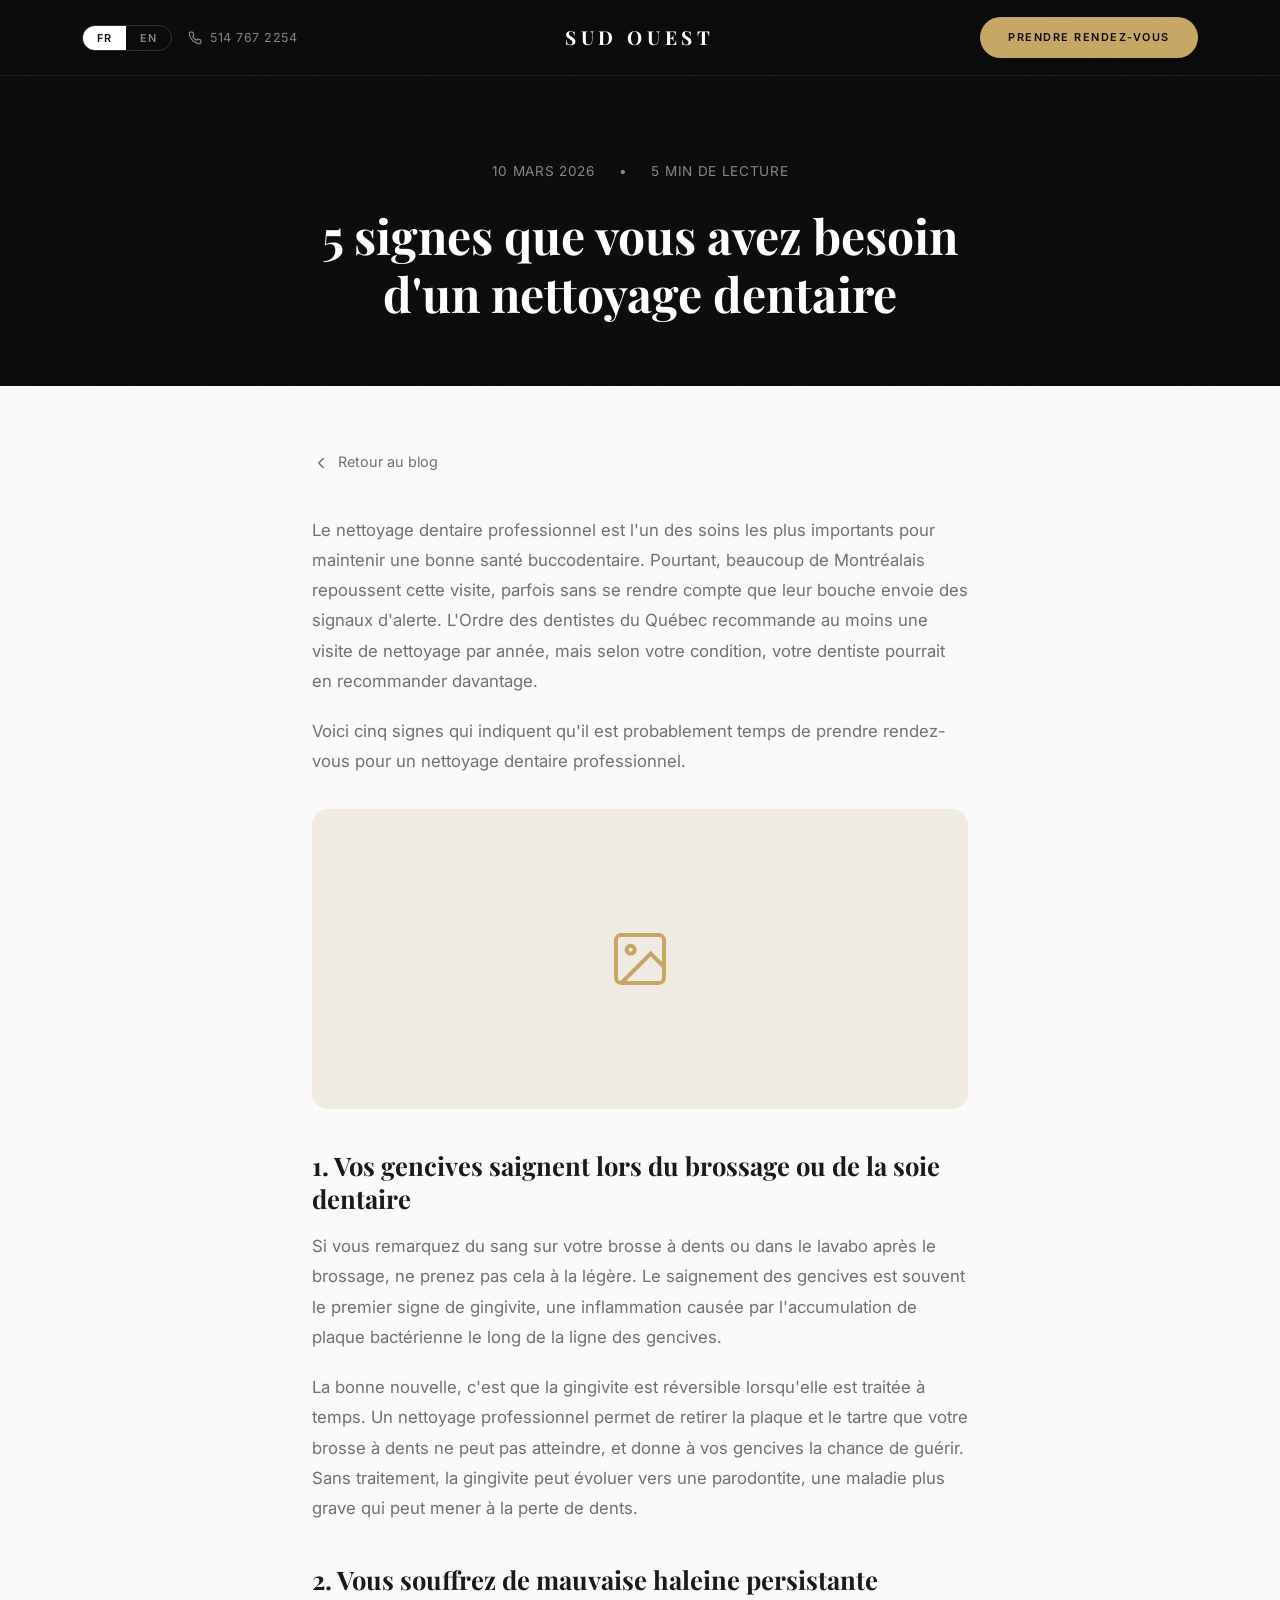
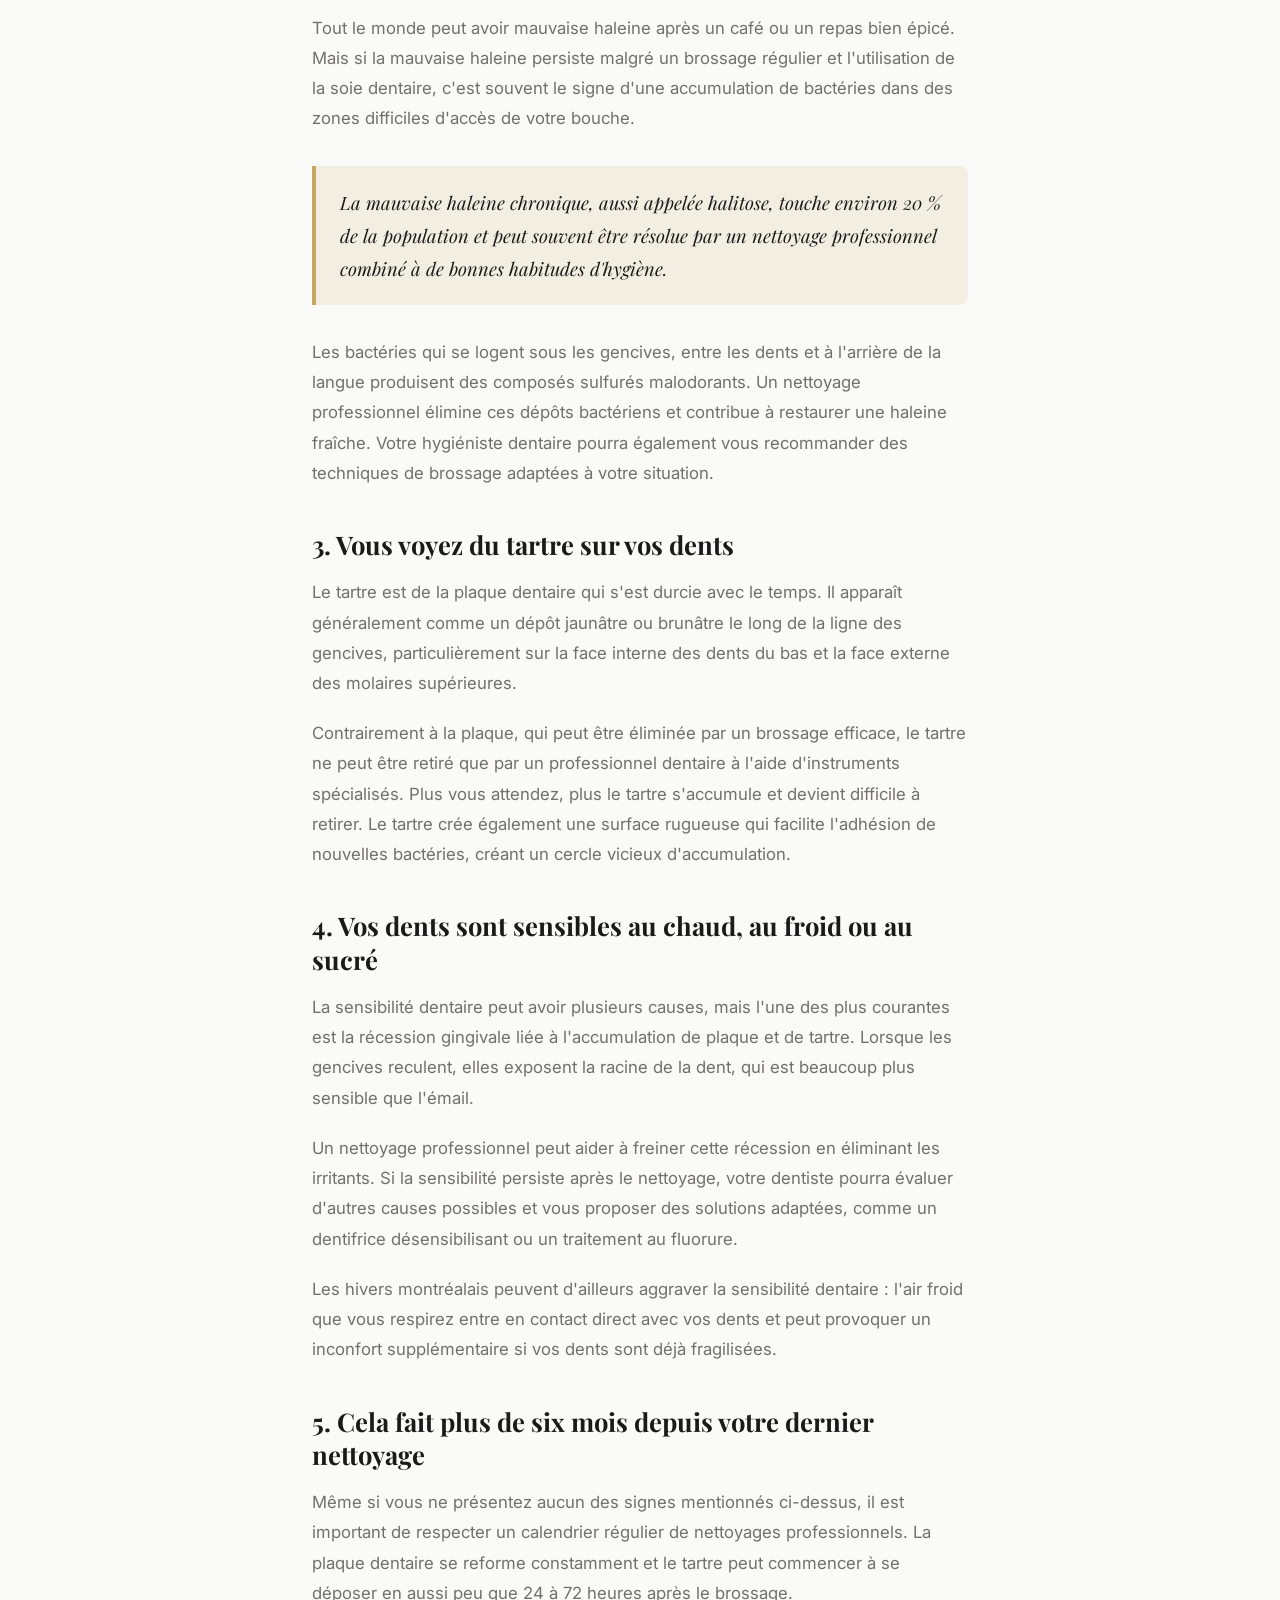
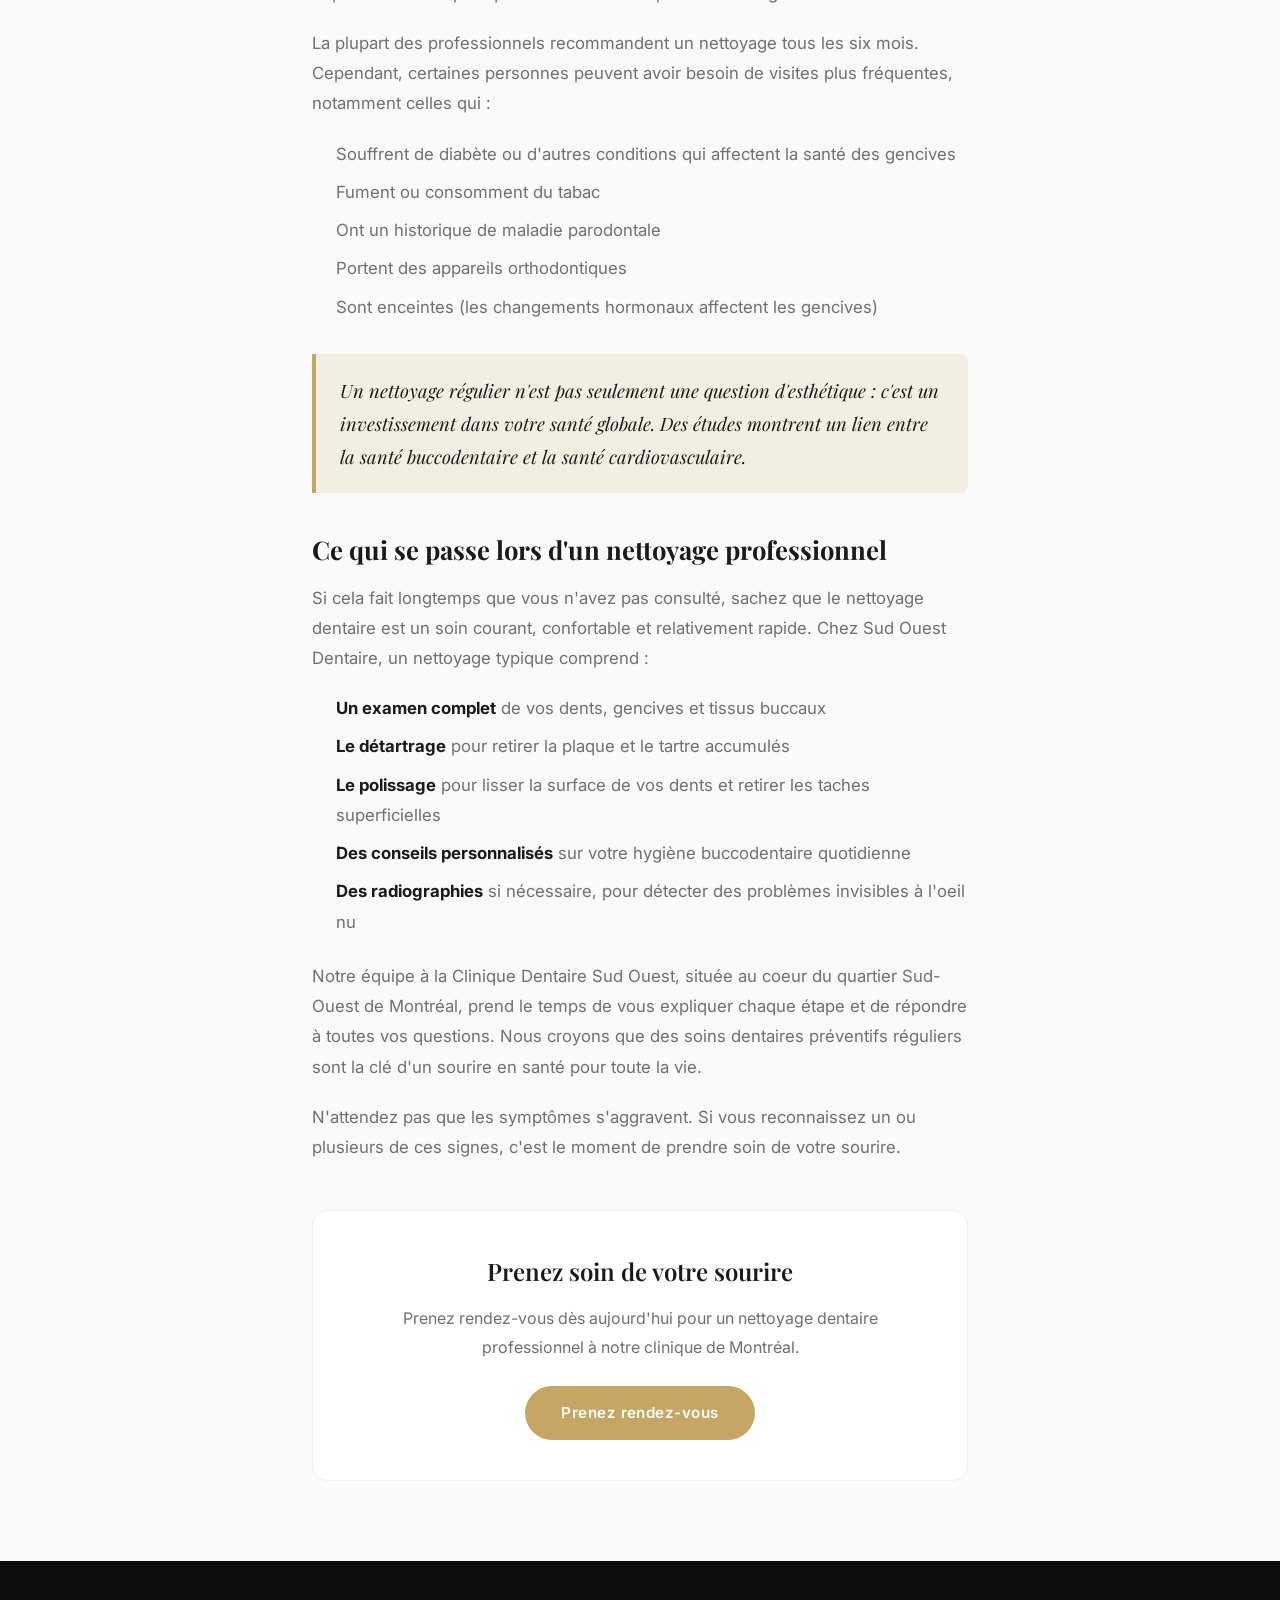
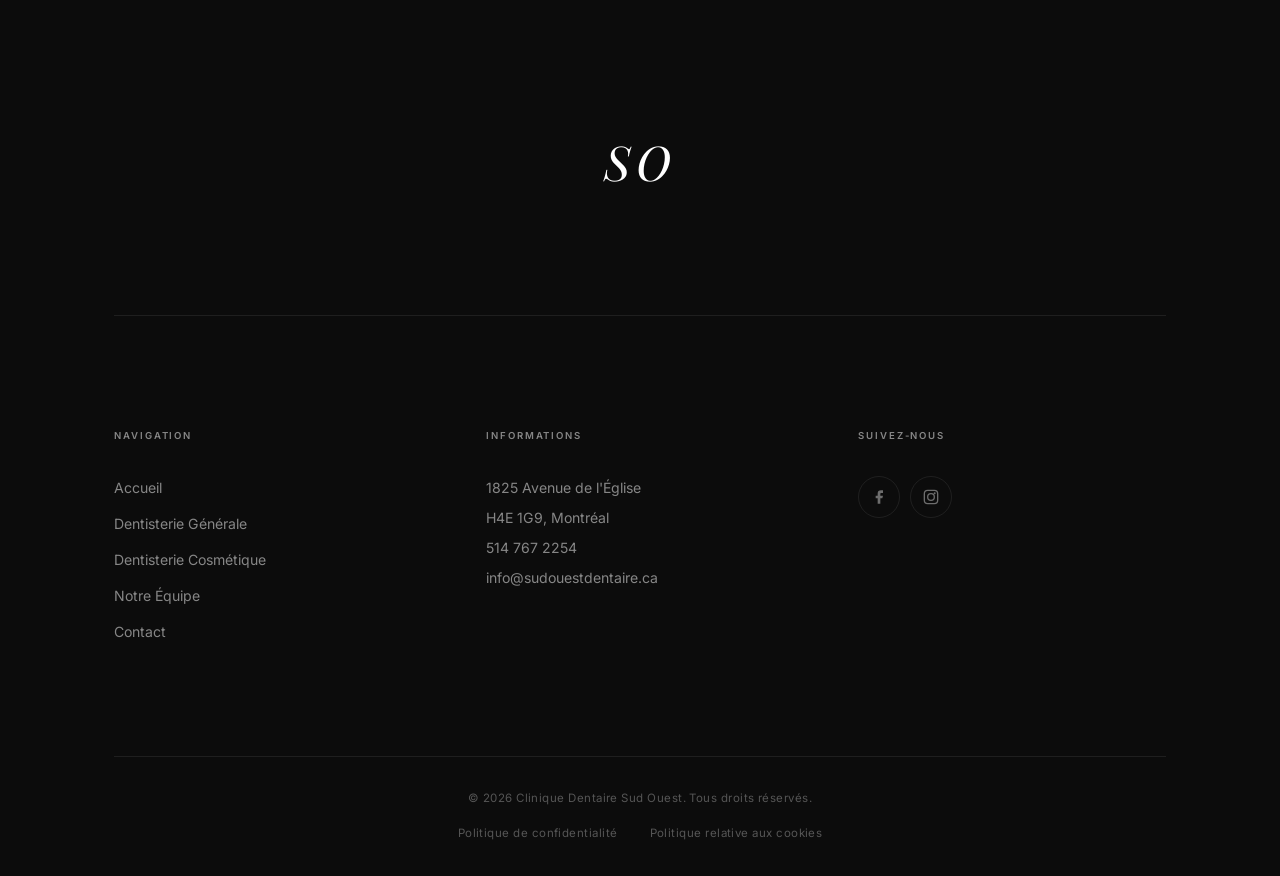
<file: blog/5-signes-nettoyage-dentaire.html>
<!DOCTYPE html>
<html lang="fr" translate="no">
<head>
  <meta charset="UTF-8">
  <meta name="google" content="notranslate">
  <meta name="viewport" content="width=device-width, initial-scale=1.0">
  <title>5 signes que vous avez besoin d'un nettoyage dentaire | Clinique Dentaire Sud Ouest</title>
  <meta name="description" content="Saignement des gencives, mauvaise haleine, tartre visible? Découvrez les 5 signes qu'il est temps de consulter votre dentiste à Montréal pour un nettoyage professionnel.">

  <!-- Favicon -->
  <link rel="icon" type="image/x-icon" href="../assets/favicon.ico">
  <link rel="icon" type="image/png" sizes="32x32" href="../assets/favicon-32x32.png">
  <link rel="icon" type="image/png" sizes="16x16" href="../assets/favicon-16x16.png">
  <link rel="apple-touch-icon" sizes="180x180" href="../assets/apple-touch-icon.png">

  <link rel="manifest" href="../manifest.json">
  <meta name="theme-color" content="#0c0c0c">

  <!-- Fonts -->
  <link rel="preconnect" href="https://fonts.googleapis.com">
  <link rel="preconnect" href="https://fonts.gstatic.com" crossorigin>
  <link href="https://fonts.googleapis.com/css2?family=Inter:wght@300;400;500;600;700&family=Playfair+Display:ital,wght@0,400;0,700;1,400&display=swap" rel="stylesheet">

  <!-- Styles -->
  <link rel="stylesheet" href="../css/variables.css?v=4">
  <link rel="stylesheet" href="../css/styles.css?v=4">
  <link rel="stylesheet" href="../css/animations.css?v=4">
  <link rel="stylesheet" href="../css/responsive.css?v=4">

  <!-- Schema.org Article structured data -->
  <script type="application/ld+json">
  {
    "@context": "https://schema.org",
    "@type": "Article",
    "headline": "5 signes que vous avez besoin d'un nettoyage dentaire",
    "description": "Saignement des gencives, mauvaise haleine, tartre visible? Découvrez les 5 signes qu'il est temps de consulter votre dentiste à Montréal pour un nettoyage professionnel.",
    "author": {
      "@type": "Organization",
      "name": "Clinique Dentaire Sud Ouest",
      "url": "https://sudouestdentaire.ca"
    },
    "publisher": {
      "@type": "Organization",
      "name": "Clinique Dentaire Sud Ouest"
    },
    "datePublished": "2026-03-10",
    "dateModified": "2026-03-10",
    "mainEntityOfPage": {
      "@type": "WebPage"
    },
    "wordCount": 1050
  }
  </script>

  <style>
    /* Article styles */
    .article-hero {
      background: var(--black);
      padding: 10rem 0 4rem;
      text-align: center;
    }
    .article-hero .container {
      max-width: 720px;
      margin: 0 auto;
      padding: 0 2rem;
    }
    .article-meta {
      display: flex;
      align-items: center;
      justify-content: center;
      gap: 1.5rem;
      margin-bottom: 1.5rem;
      font-size: 0.85rem;
      color: var(--text-muted-dark);
      text-transform: uppercase;
      letter-spacing: 0.05em;
    }
    .article-meta span {
      display: flex;
      align-items: center;
      gap: 0.4rem;
    }
    .article-hero h1 {
      font-family: var(--font-heading);
      font-size: clamp(2rem, 4.5vw, 3rem);
      color: var(--white);
      line-height: 1.2;
    }

    .article-content {
      background: var(--offwhite);
      padding: 4rem 0 5rem;
    }
    .article-content .container {
      max-width: 720px;
      margin: 0 auto;
      padding: 0 2rem;
    }

    .article-back {
      display: inline-flex;
      align-items: center;
      gap: 0.5rem;
      margin-bottom: 2.5rem;
      color: var(--text-secondary);
      text-decoration: none;
      font-size: 0.9rem;
      transition: color var(--transition-fast);
    }
    .article-back:hover { color: var(--text); }
    .article-back svg { width: 18px; height: 18px; }

    .article-body h2 {
      font-family: var(--font-heading);
      font-size: 1.6rem;
      color: var(--text);
      margin-top: 2.5rem;
      margin-bottom: 1rem;
      line-height: 1.3;
    }
    .article-body h3 {
      font-size: 1.15rem;
      font-weight: 600;
      color: var(--text);
      margin-top: 2rem;
      margin-bottom: 0.75rem;
    }
    .article-body p {
      font-size: 1.05rem;
      line-height: 1.8;
      color: var(--text-secondary);
      margin-bottom: 1.25rem;
    }
    .article-body ul, .article-body ol {
      padding-left: 1.5rem;
      margin-bottom: 1.5rem;
    }
    .article-body li {
      font-size: 1.05rem;
      line-height: 1.8;
      color: var(--text-secondary);
      margin-bottom: 0.5rem;
    }
    .article-body strong {
      color: var(--text);
    }

    .pull-quote {
      border-left: 4px solid var(--gold);
      padding: 1.25rem 1.5rem;
      margin: 2rem 0;
      background: var(--gold-muted);
      border-radius: 0 var(--radius-sm) var(--radius-sm) 0;
    }
    .pull-quote p {
      font-family: var(--font-heading);
      font-style: italic;
      font-size: 1.15rem;
      color: var(--text);
      margin-bottom: 0;
    }

    .article-image-placeholder {
      width: 100%;
      height: 300px;
      background: var(--cream);
      border-radius: var(--radius-md);
      display: flex;
      align-items: center;
      justify-content: center;
      margin: 2rem 0;
      color: var(--gold);
    }

    .article-cta {
      background: var(--white);
      border: 1px solid var(--border-light);
      border-radius: var(--radius-md);
      padding: 2.5rem;
      text-align: center;
      margin-top: 3rem;
    }
    .article-cta h3 {
      font-family: var(--font-heading);
      font-size: 1.5rem;
      color: var(--text);
      margin-bottom: 0.75rem;
      margin-top: 0;
    }
    .article-cta p {
      color: var(--text-secondary);
      margin-bottom: 1.5rem;
      font-size: 1rem;
    }
    .article-cta .btn-cta {
      display: inline-block;
      background: var(--gold);
      color: var(--white);
      padding: 0.9rem 2.25rem;
      border-radius: var(--radius-pill);
      text-decoration: none;
      font-weight: 600;
      font-size: 0.95rem;
      letter-spacing: 0.03em;
      transition: background var(--transition-fast), box-shadow var(--transition-fast);
    }
    .article-cta .btn-cta:hover {
      background: var(--gold-light);
      box-shadow: var(--shadow-glow);
    }

    @media (max-width: 600px) {
      .article-hero { padding: 8rem 1.5rem 3rem; }
      .article-meta { flex-direction: column; gap: 0.5rem; }
      .article-cta { padding: 2rem 1.5rem; }
    }
  </style>
</head>
<body>

  <!-- ==================== NAVIGATION ==================== -->
  <nav class="nav" aria-label="Main navigation">
    <div class="nav-inner">
      <div class="nav-left">
        <div class="lang-switcher">
          <button class="lang-btn is-active" data-lang-switch="fr" aria-label="Français">FR</button>
          <button class="lang-btn" data-lang-switch="en" aria-label="English">EN</button>
        </div>
        <a href="tel:5147672254" class="nav-phone">
          <svg aria-hidden="true" viewBox="0 0 24 24" fill="none" stroke="currentColor" stroke-width="2" stroke-linecap="round" stroke-linejoin="round"><path d="M22 16.92v3a2 2 0 0 1-2.18 2 19.79 19.79 0 0 1-8.63-3.07 19.5 19.5 0 0 1-6-6 19.79 19.79 0 0 1-3.07-8.67A2 2 0 0 1 4.11 2h3a2 2 0 0 1 2 1.72 12.84 12.84 0 0 0 .7 2.81 2 2 0 0 1-.45 2.11L8.09 9.91a16 16 0 0 0 6 6l1.27-1.27a2 2 0 0 1 2.11-.45 12.84 12.84 0 0 0 2.81.7A2 2 0 0 1 22 16.92z"/></svg>
          <span data-i18n="nav.phone">514 767 2254</span>
        </a>
      </div>

      <a href="../index.html" class="nav-wordmark">SUD OUEST</a>

      <div class="nav-actions-desktop">
        <a href="https://www.docclik.com/fr/clinic/12142/booking" class="btn-booking magnetic" target="_blank" rel="noopener noreferrer" data-i18n="nav.booking">PRENDRE RENDEZ-VOUS</a>
      </div>

      <div class="nav-actions-mobile">
        <a href="../index.html" class="btn-booking" style="font-size: 0.75rem; padding: 0.5rem 1rem;" data-i18n="mobile.home">ACCUEIL</a>
      </div>
    </div>
  </nav>

  <!-- ==================== ARTICLE HERO ==================== -->
  <section class="article-hero">
    <div class="container">
      <div class="article-meta">
        <span data-i18n="blog.signes_date">10 mars 2026</span>
        <span>&bull;</span>
        <span data-i18n="blog.signes_readtime">5 min de lecture</span>
      </div>
      <h1 data-i18n="blog.signes_title">5 signes que vous avez besoin d'un nettoyage dentaire</h1>
    </div>
  </section>

  <!-- ==================== ARTICLE CONTENT ==================== -->
  <section class="article-content">
    <div class="container">

      <a href="index.html" class="article-back" data-i18n="blog.back_to_blog">
        <svg viewBox="0 0 24 24" fill="none" stroke="currentColor" stroke-width="2" stroke-linecap="round" stroke-linejoin="round"><polyline points="15 18 9 12 15 6"/></svg>
        Retour au blog
      </a>

      <div class="article-body">

        <p data-i18n="blog.signes_p1">Le nettoyage dentaire professionnel est l'un des soins les plus importants pour maintenir une bonne santé buccodentaire. Pourtant, beaucoup de Montréalais repoussent cette visite, parfois sans se rendre compte que leur bouche envoie des signaux d'alerte. L'Ordre des dentistes du Québec recommande au moins une visite de nettoyage par année, mais selon votre condition, votre dentiste pourrait en recommander davantage.</p>

        <p data-i18n="blog.signes_p2">Voici cinq signes qui indiquent qu'il est probablement temps de prendre rendez-vous pour un nettoyage dentaire professionnel.</p>

        <div class="article-image-placeholder">
          <svg width="64" height="64" viewBox="0 0 24 24" fill="none" stroke="currentColor" stroke-width="1.5"><rect x="3" y="3" width="18" height="18" rx="2"/><circle cx="8.5" cy="8.5" r="1.5"/><polyline points="21 15 16 10 5 21"/></svg>
        </div>

        <h2 data-i18n="blog.signes_h2_1">1. Vos gencives saignent lors du brossage ou de la soie dentaire</h2>

        <p data-i18n="blog.signes_sign1_p1">Si vous remarquez du sang sur votre brosse à dents ou dans le lavabo après le brossage, ne prenez pas cela à la légère. Le saignement des gencives est souvent le premier signe de gingivite, une inflammation causée par l'accumulation de plaque bactérienne le long de la ligne des gencives.</p>

        <p data-i18n="blog.signes_sign1_p2">La bonne nouvelle, c'est que la gingivite est réversible lorsqu'elle est traitée à temps. Un nettoyage professionnel permet de retirer la plaque et le tartre que votre brosse à dents ne peut pas atteindre, et donne à vos gencives la chance de guérir. Sans traitement, la gingivite peut évoluer vers une parodontite, une maladie plus grave qui peut mener à la perte de dents.</p>

        <h2 data-i18n="blog.signes_h2_2">2. Vous souffrez de mauvaise haleine persistante</h2>

        <p data-i18n="blog.signes_sign2_p1">Tout le monde peut avoir mauvaise haleine après un café ou un repas bien épicé. Mais si la mauvaise haleine persiste malgré un brossage régulier et l'utilisation de la soie dentaire, c'est souvent le signe d'une accumulation de bactéries dans des zones difficiles d'accès de votre bouche.</p>

        <div class="pull-quote">
          <p data-i18n="blog.signes_quote1">La mauvaise haleine chronique, aussi appelée halitose, touche environ 20 % de la population et peut souvent être résolue par un nettoyage professionnel combiné à de bonnes habitudes d'hygiène.</p>
        </div>

        <p data-i18n="blog.signes_sign2_p2">Les bactéries qui se logent sous les gencives, entre les dents et à l'arrière de la langue produisent des composés sulfurés malodorants. Un nettoyage professionnel élimine ces dépôts bactériens et contribue à restaurer une haleine fraîche. Votre hygiéniste dentaire pourra également vous recommander des techniques de brossage adaptées à votre situation.</p>

        <h2 data-i18n="blog.signes_h2_3">3. Vous voyez du tartre sur vos dents</h2>

        <p data-i18n="blog.signes_sign3_p1">Le tartre est de la plaque dentaire qui s'est durcie avec le temps. Il apparaît généralement comme un dépôt jaunâtre ou brunâtre le long de la ligne des gencives, particulièrement sur la face interne des dents du bas et la face externe des molaires supérieures.</p>

        <p data-i18n="blog.signes_sign3_p2">Contrairement à la plaque, qui peut être éliminée par un brossage efficace, le tartre ne peut être retiré que par un professionnel dentaire à l'aide d'instruments spécialisés. Plus vous attendez, plus le tartre s'accumule et devient difficile à retirer. Le tartre crée également une surface rugueuse qui facilite l'adhésion de nouvelles bactéries, créant un cercle vicieux d'accumulation.</p>

        <h2 data-i18n="blog.signes_h2_4">4. Vos dents sont sensibles au chaud, au froid ou au sucré</h2>

        <p data-i18n="blog.signes_sign4_p1">La sensibilité dentaire peut avoir plusieurs causes, mais l'une des plus courantes est la récession gingivale liée à l'accumulation de plaque et de tartre. Lorsque les gencives reculent, elles exposent la racine de la dent, qui est beaucoup plus sensible que l'émail.</p>

        <p data-i18n="blog.signes_sign4_p2">Un nettoyage professionnel peut aider à freiner cette récession en éliminant les irritants. Si la sensibilité persiste après le nettoyage, votre dentiste pourra évaluer d'autres causes possibles et vous proposer des solutions adaptées, comme un dentifrice désensibilisant ou un traitement au fluorure.</p>

        <p data-i18n="blog.signes_sign4_p3">Les hivers montréalais peuvent d'ailleurs aggraver la sensibilité dentaire : l'air froid que vous respirez entre en contact direct avec vos dents et peut provoquer un inconfort supplémentaire si vos dents sont déjà fragilisées.</p>

        <h2 data-i18n="blog.signes_h2_5">5. Cela fait plus de six mois depuis votre dernier nettoyage</h2>

        <p data-i18n="blog.signes_sign5_p1">Même si vous ne présentez aucun des signes mentionnés ci-dessus, il est important de respecter un calendrier régulier de nettoyages professionnels. La plaque dentaire se reforme constamment et le tartre peut commencer à se déposer en aussi peu que 24 à 72 heures après le brossage.</p>

        <p data-i18n="blog.signes_sign5_p2">La plupart des professionnels recommandent un nettoyage tous les six mois. Cependant, certaines personnes peuvent avoir besoin de visites plus fréquentes, notamment celles qui :</p>

        <ul>
          <li data-i18n="blog.signes_li1">Souffrent de diabète ou d'autres conditions qui affectent la santé des gencives</li>
          <li data-i18n="blog.signes_li2">Fument ou consomment du tabac</li>
          <li data-i18n="blog.signes_li3">Ont un historique de maladie parodontale</li>
          <li data-i18n="blog.signes_li4">Portent des appareils orthodontiques</li>
          <li data-i18n="blog.signes_li5">Sont enceintes (les changements hormonaux affectent les gencives)</li>
        </ul>

        <div class="pull-quote">
          <p data-i18n="blog.signes_quote2">Un nettoyage régulier n'est pas seulement une question d'esthétique : c'est un investissement dans votre santé globale. Des études montrent un lien entre la santé buccodentaire et la santé cardiovasculaire.</p>
        </div>

        <h2 data-i18n="blog.signes_h2_6">Ce qui se passe lors d'un nettoyage professionnel</h2>

        <p data-i18n="blog.signes_process_p1">Si cela fait longtemps que vous n'avez pas consulté, sachez que le nettoyage dentaire est un soin courant, confortable et relativement rapide. Chez Sud Ouest Dentaire, un nettoyage typique comprend :</p>

        <ul>
          <li data-i18n="blog.signes_process_li1"><strong>Un examen complet</strong> de vos dents, gencives et tissus buccaux</li>
          <li data-i18n="blog.signes_process_li2"><strong>Le détartrage</strong> pour retirer la plaque et le tartre accumulés</li>
          <li data-i18n="blog.signes_process_li3"><strong>Le polissage</strong> pour lisser la surface de vos dents et retirer les taches superficielles</li>
          <li data-i18n="blog.signes_process_li4"><strong>Des conseils personnalisés</strong> sur votre hygiène buccodentaire quotidienne</li>
          <li data-i18n="blog.signes_process_li5"><strong>Des radiographies</strong> si nécessaire, pour détecter des problèmes invisibles à l'oeil nu</li>
        </ul>

        <p data-i18n="blog.signes_conclusion_p1">Notre équipe à la Clinique Dentaire Sud Ouest, située au coeur du quartier Sud-Ouest de Montréal, prend le temps de vous expliquer chaque étape et de répondre à toutes vos questions. Nous croyons que des soins dentaires préventifs réguliers sont la clé d'un sourire en santé pour toute la vie.</p>

        <p data-i18n="blog.signes_conclusion_p2">N'attendez pas que les symptômes s'aggravent. Si vous reconnaissez un ou plusieurs de ces signes, c'est le moment de prendre soin de votre sourire.</p>

        <!-- CTA -->
        <div class="article-cta">
          <h3 data-i18n="blog.signes_cta_title">Prenez soin de votre sourire</h3>
          <p data-i18n="blog.signes_cta_desc">Prenez rendez-vous dès aujourd'hui pour un nettoyage dentaire professionnel à notre clinique de Montréal.</p>
          <a href="https://www.docclik.com/fr/clinic/12142/booking" class="btn-cta" target="_blank" rel="noopener noreferrer" data-i18n="blog.signes_cta_button">Prenez rendez-vous</a>
        </div>

      </div>
    </div>
  </section>

  <!-- ==================== FOOTER ==================== -->
  <footer class="footer">
    <div class="container">
      <div class="footer-top">
        <div class="footer-wordmark">SO</div>
      </div>

      <div class="footer-grid">
        <div class="footer-col">
          <h4 data-i18n="footer.nav_title">Navigation</h4>
          <div class="footer-links">
            <a href="../index.html" data-i18n="footer.link_home">Accueil</a>
            <a href="../index.html#services" data-i18n="footer.link_general">Dentisterie Générale</a>
            <a href="../index.html#cosmetic" data-i18n="footer.link_cosmetic">Dentisterie Cosmétique</a>
            <a href="../index.html#team" data-i18n="footer.link_team">Notre Équipe</a>
            <a href="../index.html#contact" data-i18n="footer.link_contact">Contact</a>
          </div>
        </div>

        <div class="footer-col">
          <h4 data-i18n="footer.info_title">Informations</h4>
          <div class="footer-info">
            <p data-i18n="contact.address_line1">1825 Avenue de l'Église</p>
            <p data-i18n="contact.address_line2">H4E 1G9, Montréal</p>
            <p><a href="tel:5147672254" data-i18n="contact.phone">514 767 2254</a></p>
            <p><a href="mailto:info@sudouestdentaire.ca">info@sudouestdentaire.ca</a></p>
          </div>
        </div>

        <div class="footer-col">
          <h4 data-i18n="footer.follow_title">Suivez-nous</h4>
          <div class="footer-social">
            <a href="https://www.facebook.com/sudouestdentaire/" class="social-link" target="_blank" rel="noopener noreferrer" aria-label="Facebook">
              <svg viewBox="0 0 24 24"><path d="M18 2h-3a5 5 0 0 0-5 5v3H7v4h3v8h4v-8h3l1-4h-4V7a1 1 0 0 1 1-1h3z"/></svg>
            </a>
            <a href="https://www.instagram.com/sudouest_dentaire/" class="social-link" target="_blank" rel="noopener noreferrer" aria-label="Instagram">
              <svg class="icon-instagram" viewBox="0 0 24 24"><rect x="2" y="2" width="20" height="20" rx="5" ry="5"/><circle cx="12" cy="12" r="5"/><circle class="icon-dot" cx="17.5" cy="6.5" r="1.5"/></svg>
            </a>
          </div>
        </div>
      </div>

      <div class="footer-bottom">
        <p data-i18n="footer.copyright">&copy; 2026 Clinique Dentaire Sud Ouest. Tous droits réservés.</p>
        <div class="footer-legal">
          <a href="../confidentialite.html" data-i18n="footer.link_privacy">Politique de confidentialité</a>
          <a href="../cookies.html" data-i18n="footer.link_cookies">Politique relative aux cookies</a>
        </div>
      </div>
    </div>
  </footer>

  <!-- Scripts -->
  <script src="../js/i18n.js"></script>
  <script>I18n.init();</script>

</body>
</html>
</file>
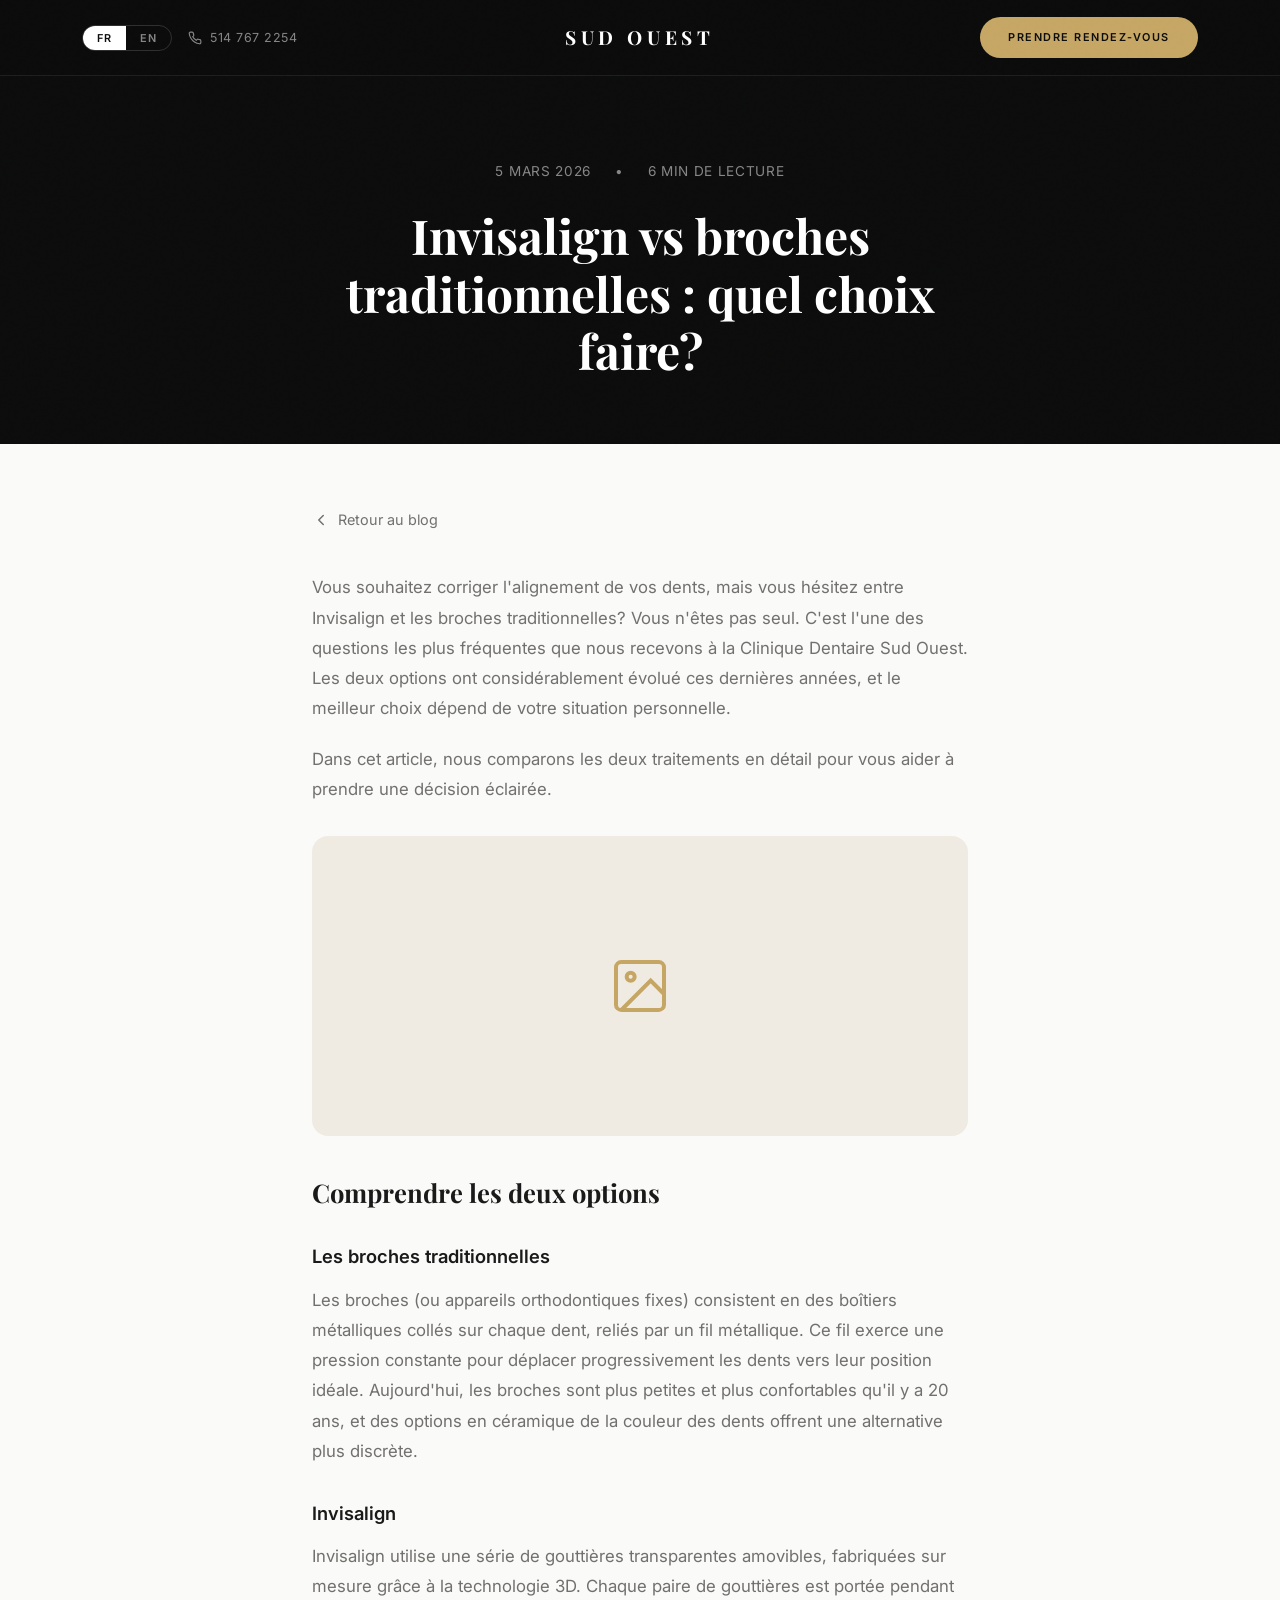
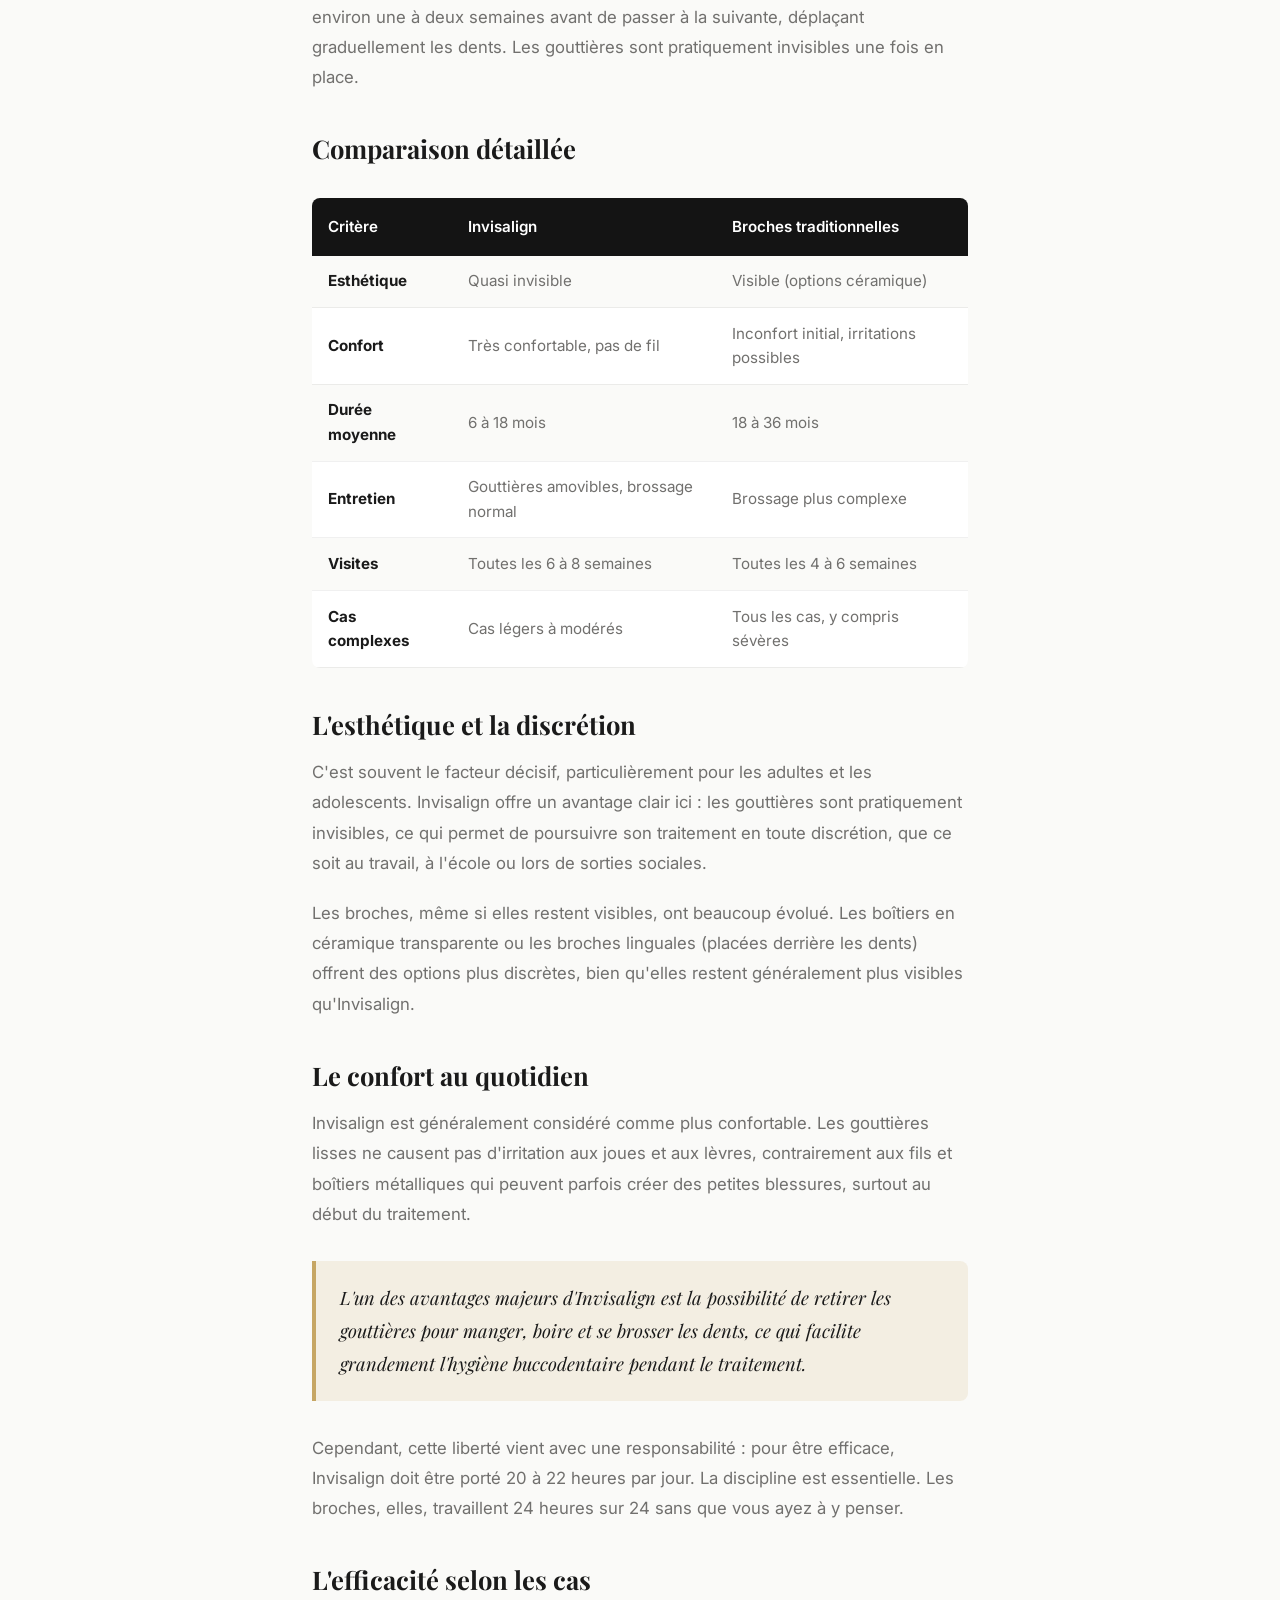
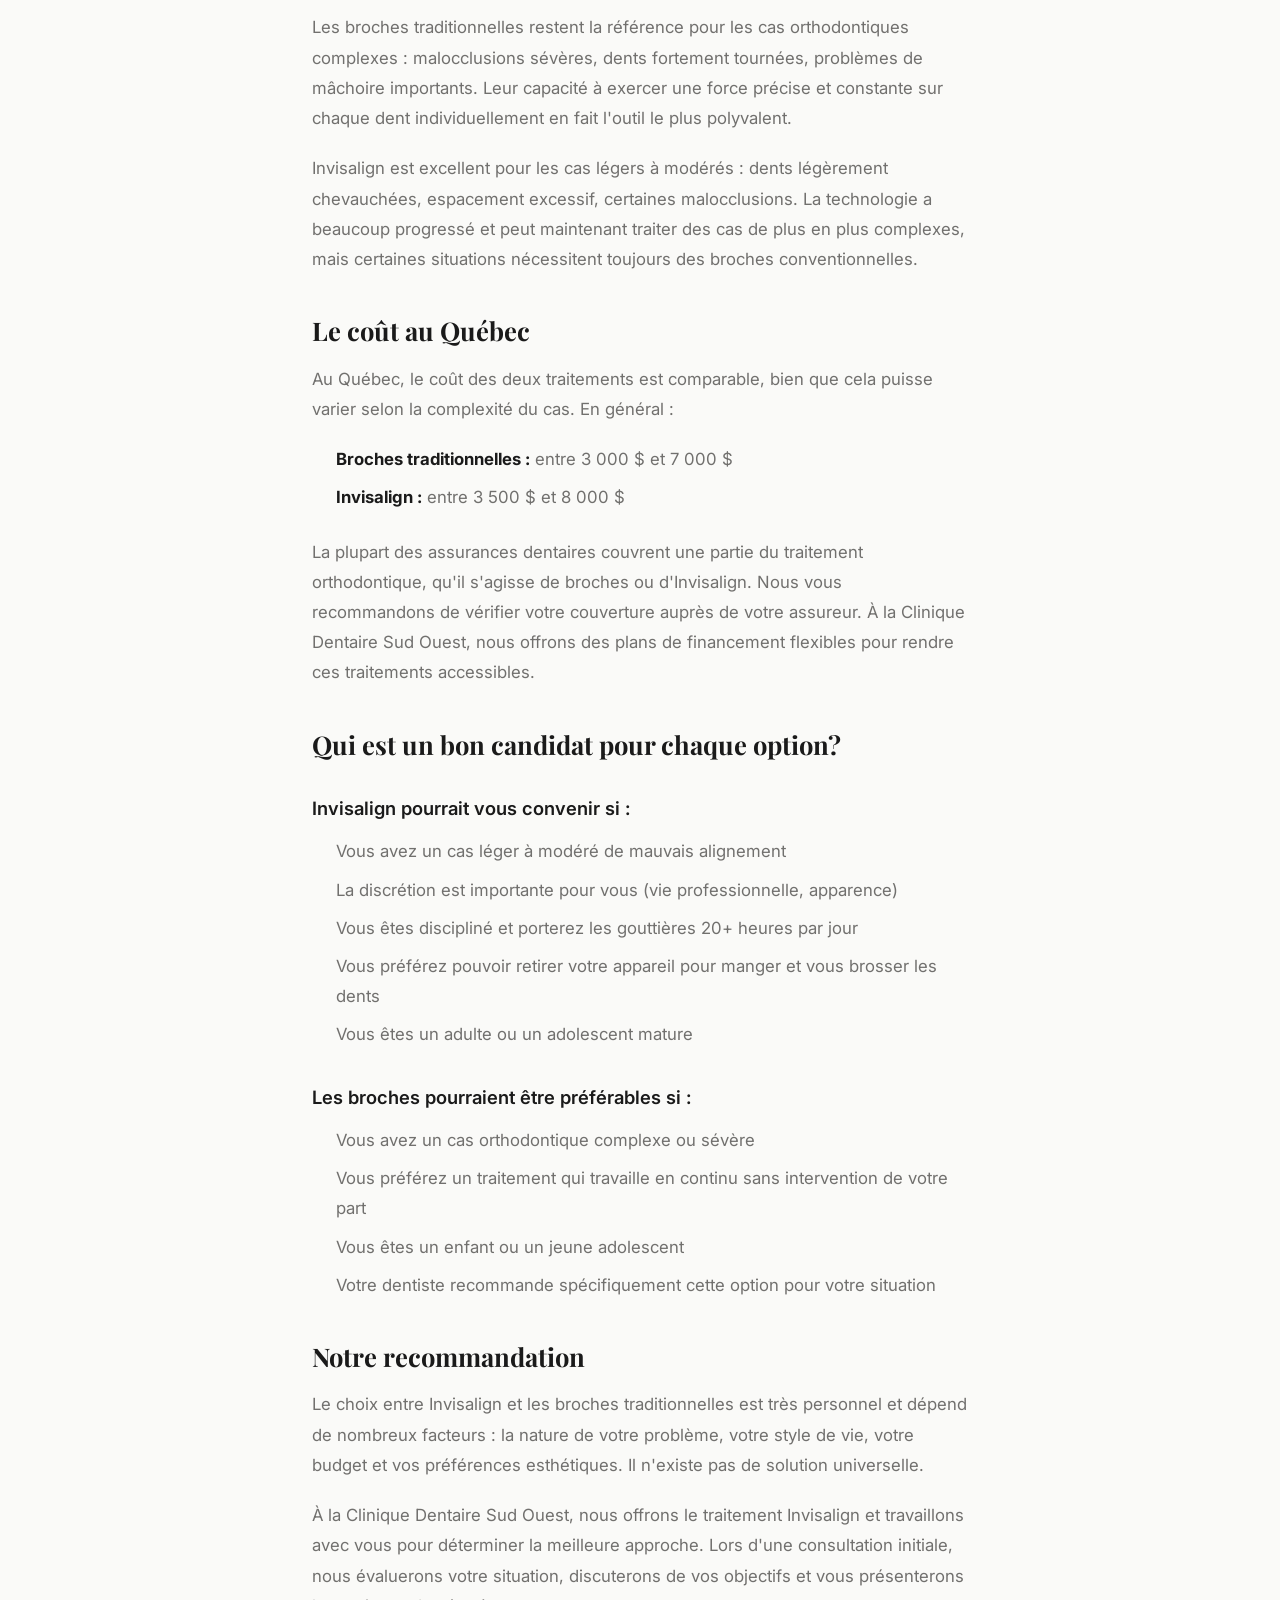
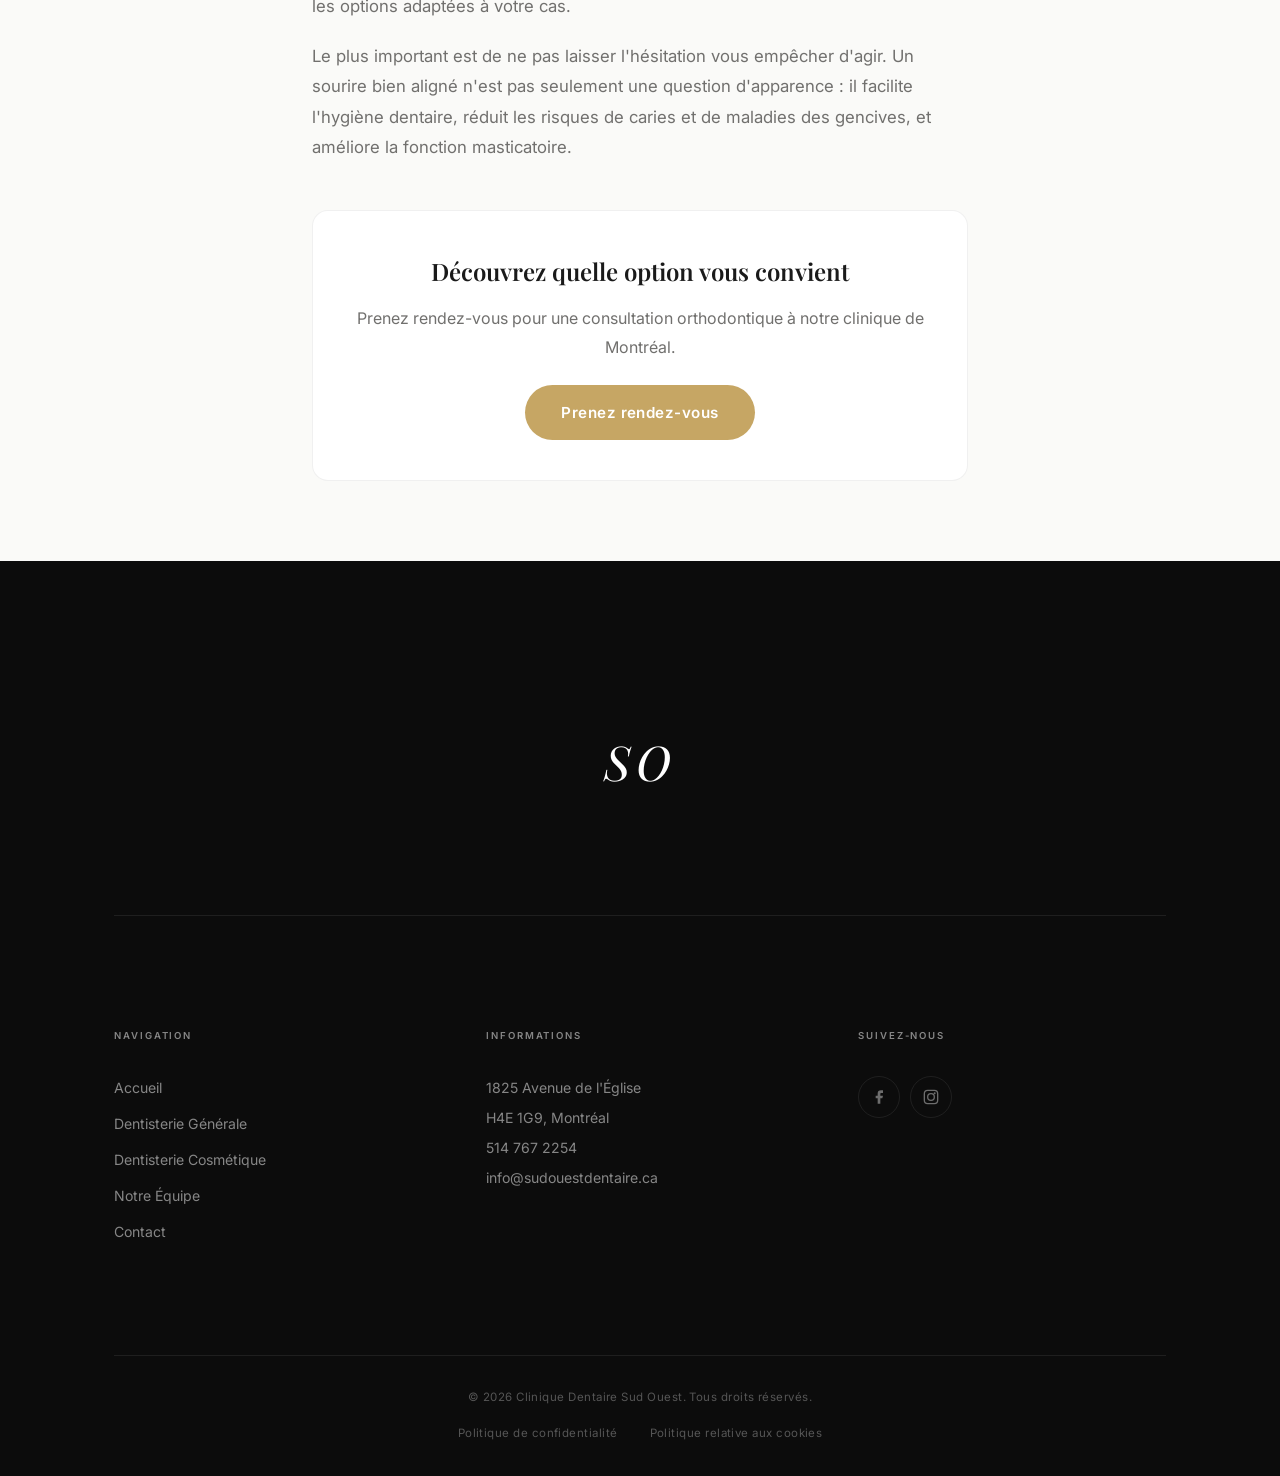
<file: blog/invisalign-vs-broches.html>
<!DOCTYPE html>
<html lang="fr" translate="no">
<head>
  <meta charset="UTF-8">
  <meta name="google" content="notranslate">
  <meta name="viewport" content="width=device-width, initial-scale=1.0">
  <title>Invisalign vs broches traditionnelles : quel choix faire? | Clinique Dentaire Sud Ouest</title>
  <meta name="description" content="Comparez Invisalign et les broches traditionnelles : confort, esthétique, durée, coût. Guide complet par votre dentiste à Montréal pour choisir le bon traitement orthodontique.">

  <!-- Favicon -->
  <link rel="icon" type="image/x-icon" href="../assets/favicon.ico">
  <link rel="icon" type="image/png" sizes="32x32" href="../assets/favicon-32x32.png">
  <link rel="icon" type="image/png" sizes="16x16" href="../assets/favicon-16x16.png">
  <link rel="apple-touch-icon" sizes="180x180" href="../assets/apple-touch-icon.png">

  <link rel="manifest" href="../manifest.json">
  <meta name="theme-color" content="#0c0c0c">

  <!-- Fonts -->
  <link rel="preconnect" href="https://fonts.googleapis.com">
  <link rel="preconnect" href="https://fonts.gstatic.com" crossorigin>
  <link href="https://fonts.googleapis.com/css2?family=Inter:wght@300;400;500;600;700&family=Playfair+Display:ital,wght@0,400;0,700;1,400&display=swap" rel="stylesheet">

  <!-- Styles -->
  <link rel="stylesheet" href="../css/variables.css?v=4">
  <link rel="stylesheet" href="../css/styles.css?v=4">
  <link rel="stylesheet" href="../css/animations.css?v=4">
  <link rel="stylesheet" href="../css/responsive.css?v=4">

  <!-- Schema.org Article structured data -->
  <script type="application/ld+json">
  {
    "@context": "https://schema.org",
    "@type": "Article",
    "headline": "Invisalign vs broches traditionnelles : quel choix faire?",
    "description": "Comparez Invisalign et les broches traditionnelles : confort, esthétique, durée, coût. Guide complet pour choisir le bon traitement orthodontique.",
    "author": {
      "@type": "Organization",
      "name": "Clinique Dentaire Sud Ouest",
      "url": "https://sudouestdentaire.ca"
    },
    "publisher": {
      "@type": "Organization",
      "name": "Clinique Dentaire Sud Ouest"
    },
    "datePublished": "2026-03-05",
    "dateModified": "2026-03-05",
    "mainEntityOfPage": {
      "@type": "WebPage"
    },
    "wordCount": 1100
  }
  </script>

  <style>
    /* Article styles */
    .article-hero {
      background: var(--black);
      padding: 10rem 0 4rem;
      text-align: center;
    }
    .article-hero .container {
      max-width: 720px;
      margin: 0 auto;
      padding: 0 2rem;
    }
    .article-meta {
      display: flex;
      align-items: center;
      justify-content: center;
      gap: 1.5rem;
      margin-bottom: 1.5rem;
      font-size: 0.85rem;
      color: var(--text-muted-dark);
      text-transform: uppercase;
      letter-spacing: 0.05em;
    }
    .article-meta span {
      display: flex;
      align-items: center;
      gap: 0.4rem;
    }
    .article-hero h1 {
      font-family: var(--font-heading);
      font-size: clamp(2rem, 4.5vw, 3rem);
      color: var(--white);
      line-height: 1.2;
    }

    .article-content {
      background: var(--offwhite);
      padding: 4rem 0 5rem;
    }
    .article-content .container {
      max-width: 720px;
      margin: 0 auto;
      padding: 0 2rem;
    }

    .article-back {
      display: inline-flex;
      align-items: center;
      gap: 0.5rem;
      margin-bottom: 2.5rem;
      color: var(--text-secondary);
      text-decoration: none;
      font-size: 0.9rem;
      transition: color var(--transition-fast);
    }
    .article-back:hover { color: var(--text); }
    .article-back svg { width: 18px; height: 18px; }

    .article-body h2 {
      font-family: var(--font-heading);
      font-size: 1.6rem;
      color: var(--text);
      margin-top: 2.5rem;
      margin-bottom: 1rem;
      line-height: 1.3;
    }
    .article-body h3 {
      font-size: 1.15rem;
      font-weight: 600;
      color: var(--text);
      margin-top: 2rem;
      margin-bottom: 0.75rem;
    }
    .article-body p {
      font-size: 1.05rem;
      line-height: 1.8;
      color: var(--text-secondary);
      margin-bottom: 1.25rem;
    }
    .article-body ul, .article-body ol {
      padding-left: 1.5rem;
      margin-bottom: 1.5rem;
    }
    .article-body li {
      font-size: 1.05rem;
      line-height: 1.8;
      color: var(--text-secondary);
      margin-bottom: 0.5rem;
    }
    .article-body strong {
      color: var(--text);
    }

    .pull-quote {
      border-left: 4px solid var(--gold);
      padding: 1.25rem 1.5rem;
      margin: 2rem 0;
      background: var(--gold-muted);
      border-radius: 0 var(--radius-sm) var(--radius-sm) 0;
    }
    .pull-quote p {
      font-family: var(--font-heading);
      font-style: italic;
      font-size: 1.15rem;
      color: var(--text);
      margin-bottom: 0;
    }

    .article-image-placeholder {
      width: 100%;
      height: 300px;
      background: var(--cream);
      border-radius: var(--radius-md);
      display: flex;
      align-items: center;
      justify-content: center;
      margin: 2rem 0;
      color: var(--gold);
    }

    .comparison-table {
      width: 100%;
      border-collapse: collapse;
      margin: 2rem 0;
      font-size: 0.95rem;
      border-radius: var(--radius-sm);
      overflow: hidden;
    }
    .comparison-table th {
      background: var(--dark);
      color: var(--white);
      padding: 1rem;
      text-align: left;
      font-weight: 600;
    }
    .comparison-table td {
      padding: 0.85rem 1rem;
      border-bottom: 1px solid var(--border-light);
      color: var(--text-secondary);
      line-height: 1.6;
    }
    .comparison-table tr:nth-child(even) td {
      background: var(--white);
    }

    .article-cta {
      background: var(--white);
      border: 1px solid var(--border-light);
      border-radius: var(--radius-md);
      padding: 2.5rem;
      text-align: center;
      margin-top: 3rem;
    }
    .article-cta h3 {
      font-family: var(--font-heading);
      font-size: 1.5rem;
      color: var(--text);
      margin-bottom: 0.75rem;
      margin-top: 0;
    }
    .article-cta p {
      color: var(--text-secondary);
      margin-bottom: 1.5rem;
      font-size: 1rem;
    }
    .article-cta .btn-cta {
      display: inline-block;
      background: var(--gold);
      color: var(--white);
      padding: 0.9rem 2.25rem;
      border-radius: var(--radius-pill);
      text-decoration: none;
      font-weight: 600;
      font-size: 0.95rem;
      letter-spacing: 0.03em;
      transition: background var(--transition-fast), box-shadow var(--transition-fast);
    }
    .article-cta .btn-cta:hover {
      background: var(--gold-light);
      box-shadow: var(--shadow-glow);
    }

    @media (max-width: 600px) {
      .article-hero { padding: 8rem 1.5rem 3rem; }
      .article-meta { flex-direction: column; gap: 0.5rem; }
      .article-cta { padding: 2rem 1.5rem; }
      .comparison-table { font-size: 0.85rem; }
      .comparison-table th, .comparison-table td { padding: 0.65rem 0.75rem; }
    }
  </style>
</head>
<body>

  <!-- ==================== NAVIGATION ==================== -->
  <nav class="nav" aria-label="Main navigation">
    <div class="nav-inner">
      <div class="nav-left">
        <div class="lang-switcher">
          <button class="lang-btn is-active" data-lang-switch="fr" aria-label="Français">FR</button>
          <button class="lang-btn" data-lang-switch="en" aria-label="English">EN</button>
        </div>
        <a href="tel:5147672254" class="nav-phone">
          <svg aria-hidden="true" viewBox="0 0 24 24" fill="none" stroke="currentColor" stroke-width="2" stroke-linecap="round" stroke-linejoin="round"><path d="M22 16.92v3a2 2 0 0 1-2.18 2 19.79 19.79 0 0 1-8.63-3.07 19.5 19.5 0 0 1-6-6 19.79 19.79 0 0 1-3.07-8.67A2 2 0 0 1 4.11 2h3a2 2 0 0 1 2 1.72 12.84 12.84 0 0 0 .7 2.81 2 2 0 0 1-.45 2.11L8.09 9.91a16 16 0 0 0 6 6l1.27-1.27a2 2 0 0 1 2.11-.45 12.84 12.84 0 0 0 2.81.7A2 2 0 0 1 22 16.92z"/></svg>
          <span data-i18n="nav.phone">514 767 2254</span>
        </a>
      </div>

      <a href="../index.html" class="nav-wordmark">SUD OUEST</a>

      <div class="nav-actions-desktop">
        <a href="https://www.docclik.com/fr/clinic/12142/booking" class="btn-booking magnetic" target="_blank" rel="noopener noreferrer" data-i18n="nav.booking">PRENDRE RENDEZ-VOUS</a>
      </div>

      <div class="nav-actions-mobile">
        <a href="../index.html" class="btn-booking" style="font-size: 0.75rem; padding: 0.5rem 1rem;" data-i18n="mobile.home">ACCUEIL</a>
      </div>
    </div>
  </nav>

  <!-- ==================== ARTICLE HERO ==================== -->
  <section class="article-hero">
    <div class="container">
      <div class="article-meta">
        <span data-i18n="blog.invisalign_date">5 mars 2026</span>
        <span>&bull;</span>
        <span data-i18n="blog.invisalign_readtime">6 min de lecture</span>
      </div>
      <h1 data-i18n="blog.invisalign_title">Invisalign vs broches traditionnelles : quel choix faire?</h1>
    </div>
  </section>

  <!-- ==================== ARTICLE CONTENT ==================== -->
  <section class="article-content">
    <div class="container">

      <a href="index.html" class="article-back" data-i18n="blog.back_to_blog">
        <svg viewBox="0 0 24 24" fill="none" stroke="currentColor" stroke-width="2" stroke-linecap="round" stroke-linejoin="round"><polyline points="15 18 9 12 15 6"/></svg>
        Retour au blog
      </a>

      <div class="article-body">

        <p data-i18n="blog.invisalign_p1">Vous souhaitez corriger l'alignement de vos dents, mais vous hésitez entre Invisalign et les broches traditionnelles? Vous n'êtes pas seul. C'est l'une des questions les plus fréquentes que nous recevons à la Clinique Dentaire Sud Ouest. Les deux options ont considérablement évolué ces dernières années, et le meilleur choix dépend de votre situation personnelle.</p>

        <p data-i18n="blog.invisalign_p2">Dans cet article, nous comparons les deux traitements en détail pour vous aider à prendre une décision éclairée.</p>

        <div class="article-image-placeholder">
          <svg width="64" height="64" viewBox="0 0 24 24" fill="none" stroke="currentColor" stroke-width="1.5"><rect x="3" y="3" width="18" height="18" rx="2"/><circle cx="8.5" cy="8.5" r="1.5"/><polyline points="21 15 16 10 5 21"/></svg>
        </div>

        <h2 data-i18n="blog.invisalign_h2_1">Comprendre les deux options</h2>

        <h3 data-i18n="blog.invisalign_h3_1">Les broches traditionnelles</h3>

        <p data-i18n="blog.invisalign_p3">Les broches (ou appareils orthodontiques fixes) consistent en des boîtiers métalliques collés sur chaque dent, reliés par un fil métallique. Ce fil exerce une pression constante pour déplacer progressivement les dents vers leur position idéale. Aujourd'hui, les broches sont plus petites et plus confortables qu'il y a 20 ans, et des options en céramique de la couleur des dents offrent une alternative plus discrète.</p>

        <h3 data-i18n="blog.invisalign_h3_2">Invisalign</h3>

        <p data-i18n="blog.invisalign_p4">Invisalign utilise une série de gouttières transparentes amovibles, fabriquées sur mesure grâce à la technologie 3D. Chaque paire de gouttières est portée pendant environ une à deux semaines avant de passer à la suivante, déplaçant graduellement les dents. Les gouttières sont pratiquement invisibles une fois en place.</p>

        <h2 data-i18n="blog.invisalign_h2_2">Comparaison détaillée</h2>

        <table class="comparison-table">
          <thead>
            <tr>
              <th data-i18n="blog.invisalign_th_criteria">Critère</th>
              <th data-i18n="blog.invisalign_th_invisalign">Invisalign</th>
              <th data-i18n="blog.invisalign_th_braces">Broches traditionnelles</th>
            </tr>
          </thead>
          <tbody>
            <tr>
              <td data-i18n="blog.invisalign_td_aesthetics"><strong>Esthétique</strong></td>
              <td data-i18n="blog.invisalign_td_aesthetics_inv">Quasi invisible</td>
              <td data-i18n="blog.invisalign_td_aesthetics_br">Visible (options céramique)</td>
            </tr>
            <tr>
              <td data-i18n="blog.invisalign_td_comfort"><strong>Confort</strong></td>
              <td data-i18n="blog.invisalign_td_comfort_inv">Très confortable, pas de fil</td>
              <td data-i18n="blog.invisalign_td_comfort_br">Inconfort initial, irritations possibles</td>
            </tr>
            <tr>
              <td data-i18n="blog.invisalign_td_duration"><strong>Durée moyenne</strong></td>
              <td data-i18n="blog.invisalign_td_duration_inv">6 à 18 mois</td>
              <td data-i18n="blog.invisalign_td_duration_br">18 à 36 mois</td>
            </tr>
            <tr>
              <td data-i18n="blog.invisalign_td_maintenance"><strong>Entretien</strong></td>
              <td data-i18n="blog.invisalign_td_maintenance_inv">Gouttières amovibles, brossage normal</td>
              <td data-i18n="blog.invisalign_td_maintenance_br">Brossage plus complexe</td>
            </tr>
            <tr>
              <td data-i18n="blog.invisalign_td_visits"><strong>Visites</strong></td>
              <td data-i18n="blog.invisalign_td_visits_inv">Toutes les 6 à 8 semaines</td>
              <td data-i18n="blog.invisalign_td_visits_br">Toutes les 4 à 6 semaines</td>
            </tr>
            <tr>
              <td data-i18n="blog.invisalign_td_complex"><strong>Cas complexes</strong></td>
              <td data-i18n="blog.invisalign_td_complex_inv">Cas légers à modérés</td>
              <td data-i18n="blog.invisalign_td_complex_br">Tous les cas, y compris sévères</td>
            </tr>
          </tbody>
        </table>

        <h2 data-i18n="blog.invisalign_h2_3">L'esthétique et la discrétion</h2>

        <p data-i18n="blog.invisalign_p5">C'est souvent le facteur décisif, particulièrement pour les adultes et les adolescents. Invisalign offre un avantage clair ici : les gouttières sont pratiquement invisibles, ce qui permet de poursuivre son traitement en toute discrétion, que ce soit au travail, à l'école ou lors de sorties sociales.</p>

        <p data-i18n="blog.invisalign_p6">Les broches, même si elles restent visibles, ont beaucoup évolué. Les boîtiers en céramique transparente ou les broches linguales (placées derrière les dents) offrent des options plus discrètes, bien qu'elles restent généralement plus visibles qu'Invisalign.</p>

        <h2 data-i18n="blog.invisalign_h2_4">Le confort au quotidien</h2>

        <p data-i18n="blog.invisalign_p7">Invisalign est généralement considéré comme plus confortable. Les gouttières lisses ne causent pas d'irritation aux joues et aux lèvres, contrairement aux fils et boîtiers métalliques qui peuvent parfois créer des petites blessures, surtout au début du traitement.</p>

        <div class="pull-quote">
          <p data-i18n="blog.invisalign_quote1">L'un des avantages majeurs d'Invisalign est la possibilité de retirer les gouttières pour manger, boire et se brosser les dents, ce qui facilite grandement l'hygiène buccodentaire pendant le traitement.</p>
        </div>

        <p data-i18n="blog.invisalign_p8">Cependant, cette liberté vient avec une responsabilité : pour être efficace, Invisalign doit être porté 20 à 22 heures par jour. La discipline est essentielle. Les broches, elles, travaillent 24 heures sur 24 sans que vous ayez à y penser.</p>

        <h2 data-i18n="blog.invisalign_h2_5">L'efficacité selon les cas</h2>

        <p data-i18n="blog.invisalign_p9">Les broches traditionnelles restent la référence pour les cas orthodontiques complexes : malocclusions sévères, dents fortement tournées, problèmes de mâchoire importants. Leur capacité à exercer une force précise et constante sur chaque dent individuellement en fait l'outil le plus polyvalent.</p>

        <p data-i18n="blog.invisalign_p10">Invisalign est excellent pour les cas légers à modérés : dents légèrement chevauchées, espacement excessif, certaines malocclusions. La technologie a beaucoup progressé et peut maintenant traiter des cas de plus en plus complexes, mais certaines situations nécessitent toujours des broches conventionnelles.</p>

        <h2 data-i18n="blog.invisalign_h2_6">Le coût au Québec</h2>

        <p data-i18n="blog.invisalign_p11">Au Québec, le coût des deux traitements est comparable, bien que cela puisse varier selon la complexité du cas. En général :</p>

        <ul>
          <li data-i18n="blog.invisalign_cost_li1"><strong>Broches traditionnelles :</strong> entre 3 000 $ et 7 000 $</li>
          <li data-i18n="blog.invisalign_cost_li2"><strong>Invisalign :</strong> entre 3 500 $ et 8 000 $</li>
        </ul>

        <p data-i18n="blog.invisalign_p12">La plupart des assurances dentaires couvrent une partie du traitement orthodontique, qu'il s'agisse de broches ou d'Invisalign. Nous vous recommandons de vérifier votre couverture auprès de votre assureur. À la Clinique Dentaire Sud Ouest, nous offrons des plans de financement flexibles pour rendre ces traitements accessibles.</p>

        <h2 data-i18n="blog.invisalign_h2_7">Qui est un bon candidat pour chaque option?</h2>

        <h3 data-i18n="blog.invisalign_h3_3">Invisalign pourrait vous convenir si :</h3>

        <ul>
          <li data-i18n="blog.invisalign_inv_li1">Vous avez un cas léger à modéré de mauvais alignement</li>
          <li data-i18n="blog.invisalign_inv_li2">La discrétion est importante pour vous (vie professionnelle, apparence)</li>
          <li data-i18n="blog.invisalign_inv_li3">Vous êtes discipliné et porterez les gouttières 20+ heures par jour</li>
          <li data-i18n="blog.invisalign_inv_li4">Vous préférez pouvoir retirer votre appareil pour manger et vous brosser les dents</li>
          <li data-i18n="blog.invisalign_inv_li5">Vous êtes un adulte ou un adolescent mature</li>
        </ul>

        <h3 data-i18n="blog.invisalign_h3_4">Les broches pourraient être préférables si :</h3>

        <ul>
          <li data-i18n="blog.invisalign_br_li1">Vous avez un cas orthodontique complexe ou sévère</li>
          <li data-i18n="blog.invisalign_br_li2">Vous préférez un traitement qui travaille en continu sans intervention de votre part</li>
          <li data-i18n="blog.invisalign_br_li3">Vous êtes un enfant ou un jeune adolescent</li>
          <li data-i18n="blog.invisalign_br_li4">Votre dentiste recommande spécifiquement cette option pour votre situation</li>
        </ul>

        <h2 data-i18n="blog.invisalign_h2_8">Notre recommandation</h2>

        <p data-i18n="blog.invisalign_p13">Le choix entre Invisalign et les broches traditionnelles est très personnel et dépend de nombreux facteurs : la nature de votre problème, votre style de vie, votre budget et vos préférences esthétiques. Il n'existe pas de solution universelle.</p>

        <p data-i18n="blog.invisalign_p14">À la Clinique Dentaire Sud Ouest, nous offrons le traitement Invisalign et travaillons avec vous pour déterminer la meilleure approche. Lors d'une consultation initiale, nous évaluerons votre situation, discuterons de vos objectifs et vous présenterons les options adaptées à votre cas.</p>

        <p data-i18n="blog.invisalign_p15">Le plus important est de ne pas laisser l'hésitation vous empêcher d'agir. Un sourire bien aligné n'est pas seulement une question d'apparence : il facilite l'hygiène dentaire, réduit les risques de caries et de maladies des gencives, et améliore la fonction masticatoire.</p>

        <!-- CTA -->
        <div class="article-cta">
          <h3 data-i18n="blog.invisalign_cta_title">Découvrez quelle option vous convient</h3>
          <p data-i18n="blog.invisalign_cta_desc">Prenez rendez-vous pour une consultation orthodontique à notre clinique de Montréal.</p>
          <a href="https://www.docclik.com/fr/clinic/12142/booking" class="btn-cta" target="_blank" rel="noopener noreferrer" data-i18n="blog.invisalign_cta_button">Prenez rendez-vous</a>
        </div>

      </div>
    </div>
  </section>

  <!-- ==================== FOOTER ==================== -->
  <footer class="footer">
    <div class="container">
      <div class="footer-top">
        <div class="footer-wordmark">SO</div>
      </div>

      <div class="footer-grid">
        <div class="footer-col">
          <h4 data-i18n="footer.nav_title">Navigation</h4>
          <div class="footer-links">
            <a href="../index.html" data-i18n="footer.link_home">Accueil</a>
            <a href="../index.html#services" data-i18n="footer.link_general">Dentisterie Générale</a>
            <a href="../index.html#cosmetic" data-i18n="footer.link_cosmetic">Dentisterie Cosmétique</a>
            <a href="../index.html#team" data-i18n="footer.link_team">Notre Équipe</a>
            <a href="../index.html#contact" data-i18n="footer.link_contact">Contact</a>
          </div>
        </div>

        <div class="footer-col">
          <h4 data-i18n="footer.info_title">Informations</h4>
          <div class="footer-info">
            <p data-i18n="contact.address_line1">1825 Avenue de l'Église</p>
            <p data-i18n="contact.address_line2">H4E 1G9, Montréal</p>
            <p><a href="tel:5147672254" data-i18n="contact.phone">514 767 2254</a></p>
            <p><a href="mailto:info@sudouestdentaire.ca">info@sudouestdentaire.ca</a></p>
          </div>
        </div>

        <div class="footer-col">
          <h4 data-i18n="footer.follow_title">Suivez-nous</h4>
          <div class="footer-social">
            <a href="https://www.facebook.com/sudouestdentaire/" class="social-link" target="_blank" rel="noopener noreferrer" aria-label="Facebook">
              <svg viewBox="0 0 24 24"><path d="M18 2h-3a5 5 0 0 0-5 5v3H7v4h3v8h4v-8h3l1-4h-4V7a1 1 0 0 1 1-1h3z"/></svg>
            </a>
            <a href="https://www.instagram.com/sudouest_dentaire/" class="social-link" target="_blank" rel="noopener noreferrer" aria-label="Instagram">
              <svg class="icon-instagram" viewBox="0 0 24 24"><rect x="2" y="2" width="20" height="20" rx="5" ry="5"/><circle cx="12" cy="12" r="5"/><circle class="icon-dot" cx="17.5" cy="6.5" r="1.5"/></svg>
            </a>
          </div>
        </div>
      </div>

      <div class="footer-bottom">
        <p data-i18n="footer.copyright">&copy; 2026 Clinique Dentaire Sud Ouest. Tous droits réservés.</p>
        <div class="footer-legal">
          <a href="../confidentialite.html" data-i18n="footer.link_privacy">Politique de confidentialité</a>
          <a href="../cookies.html" data-i18n="footer.link_cookies">Politique relative aux cookies</a>
        </div>
      </div>
    </div>
  </footer>

  <!-- Scripts -->
  <script src="../js/i18n.js"></script>
  <script>I18n.init();</script>

</body>
</html>
</file>
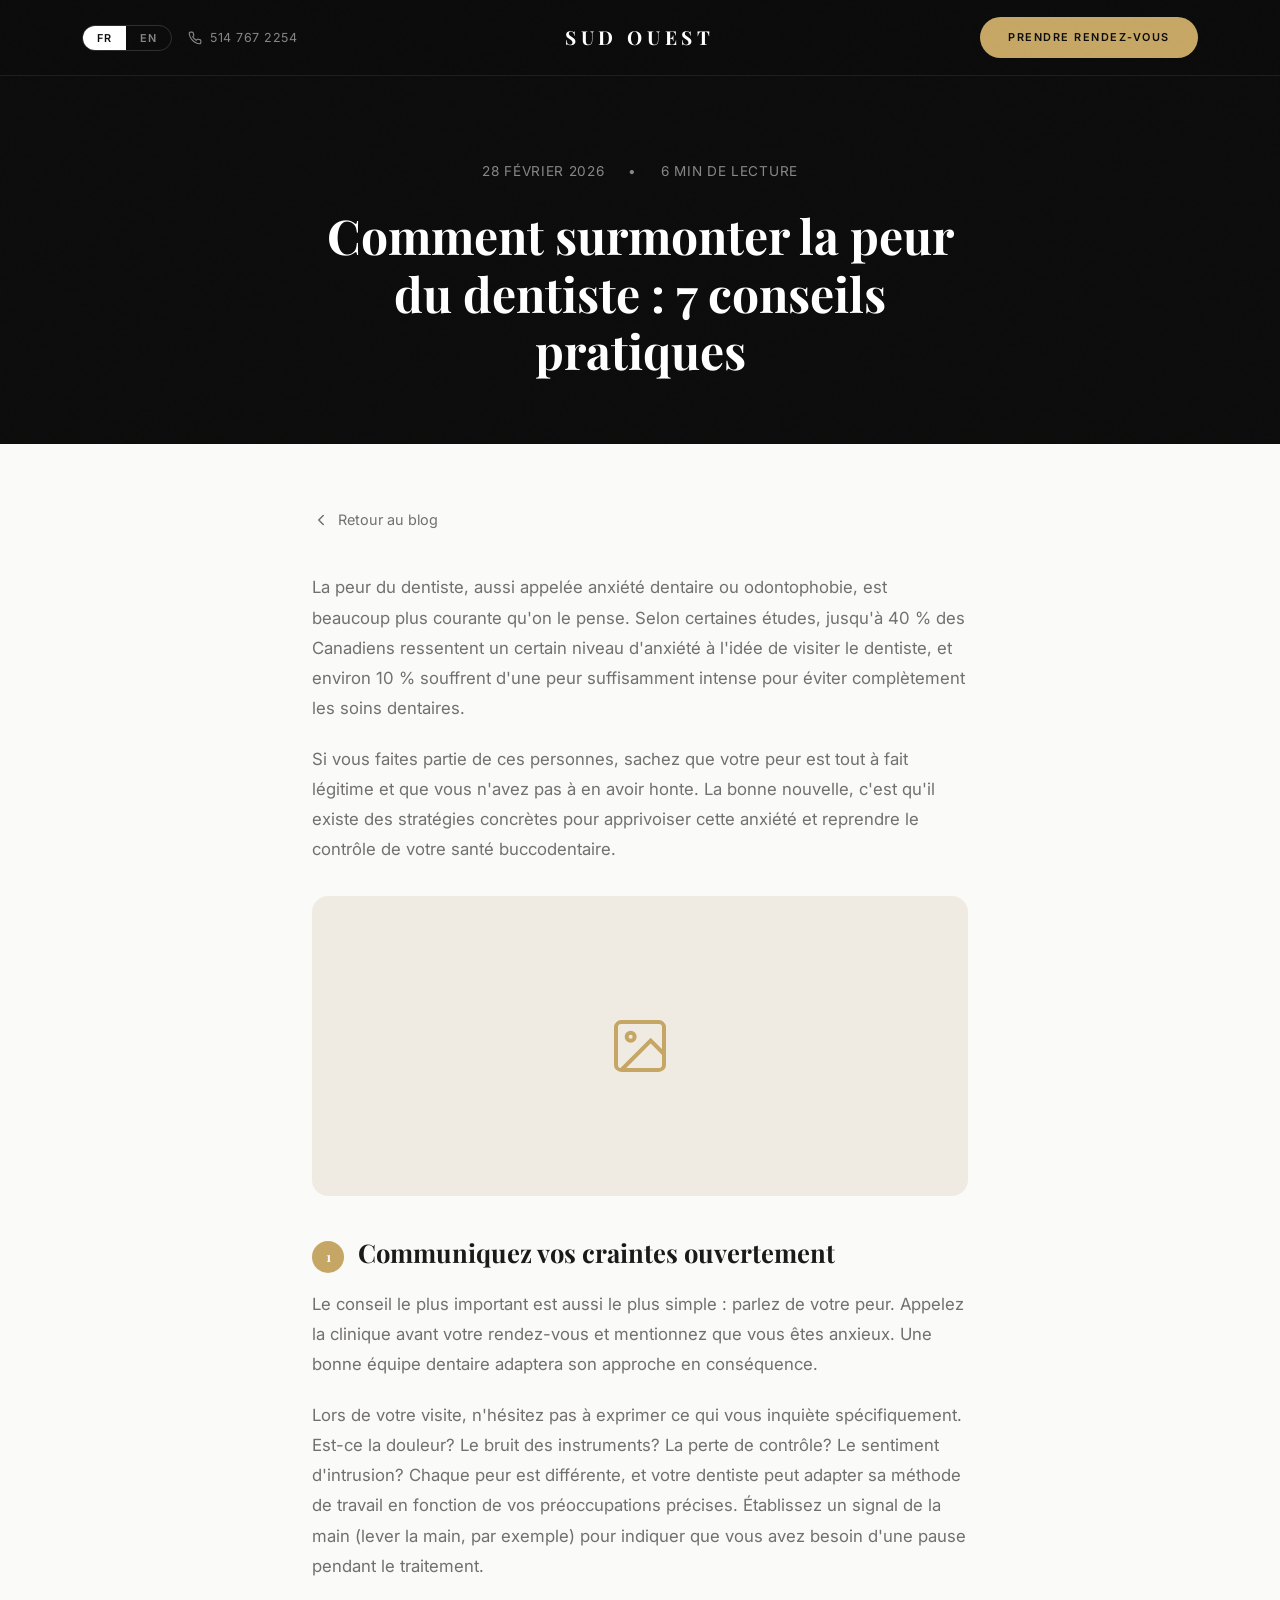
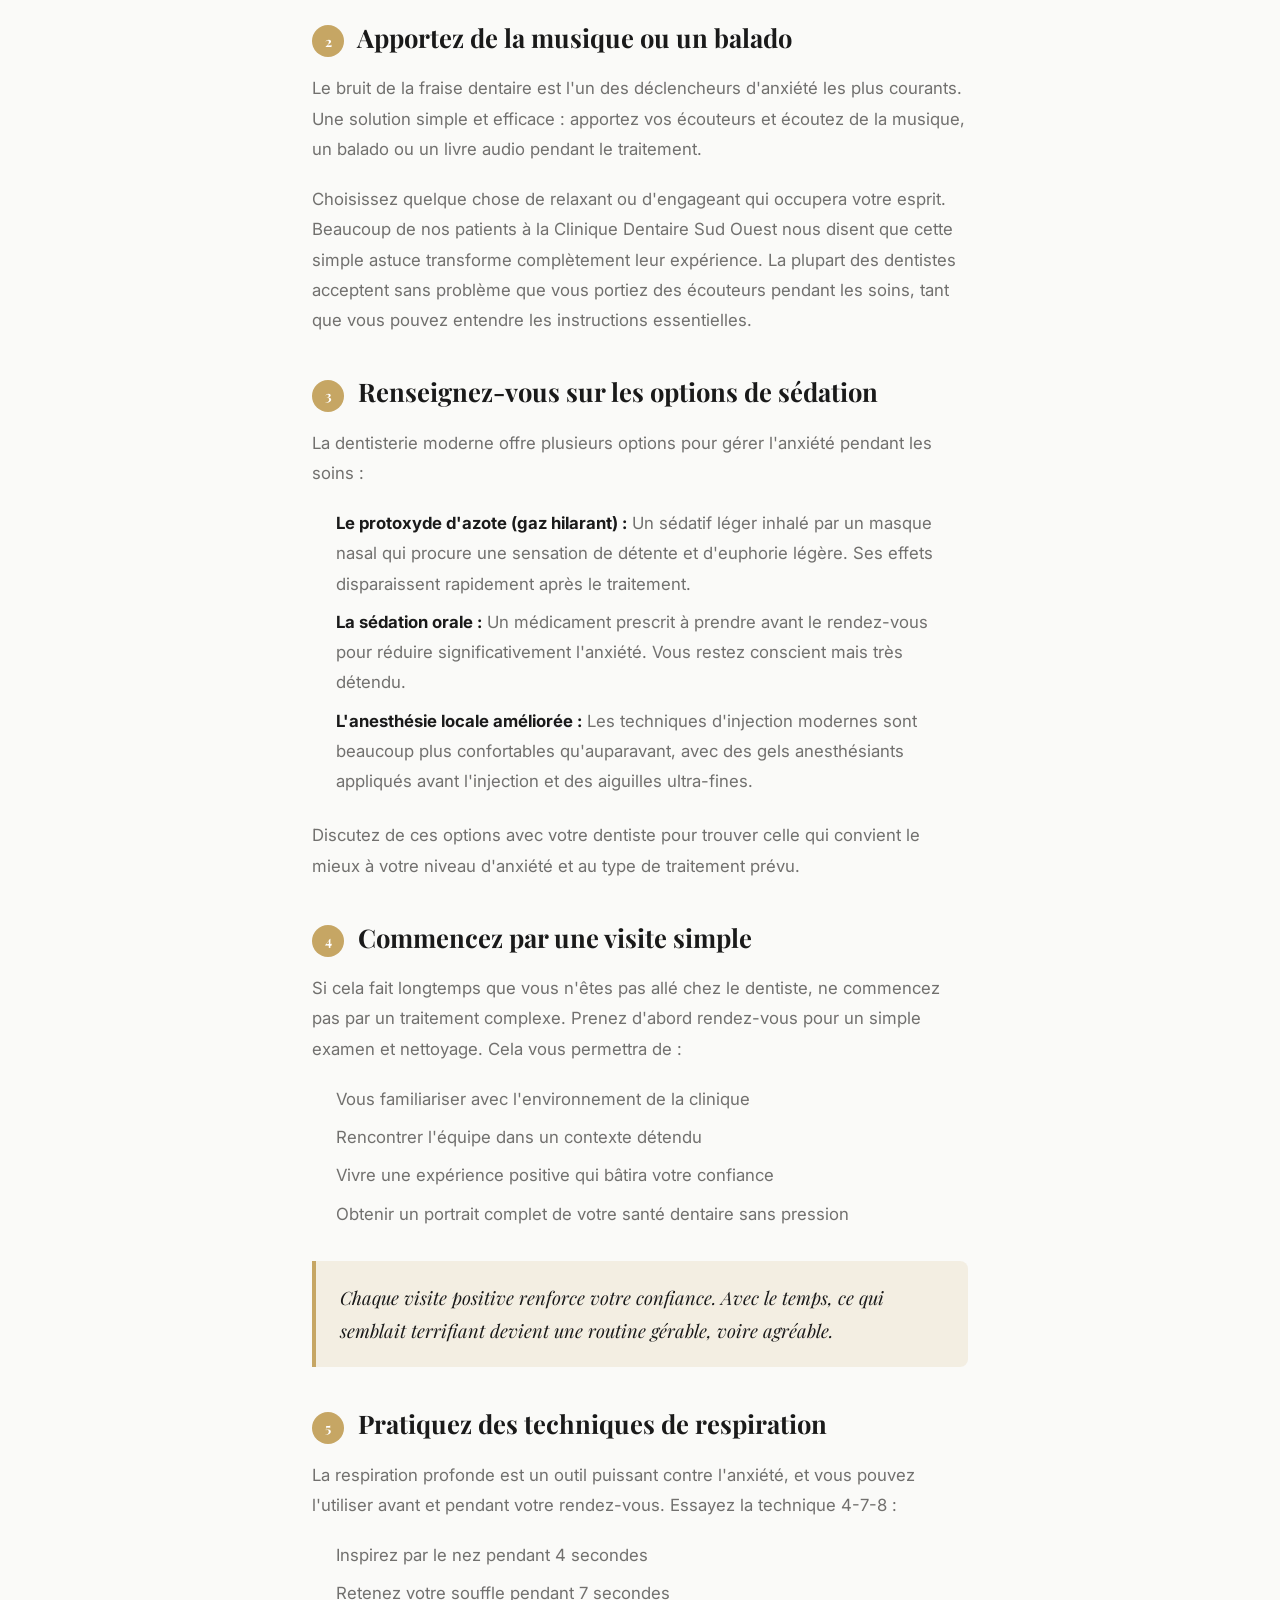
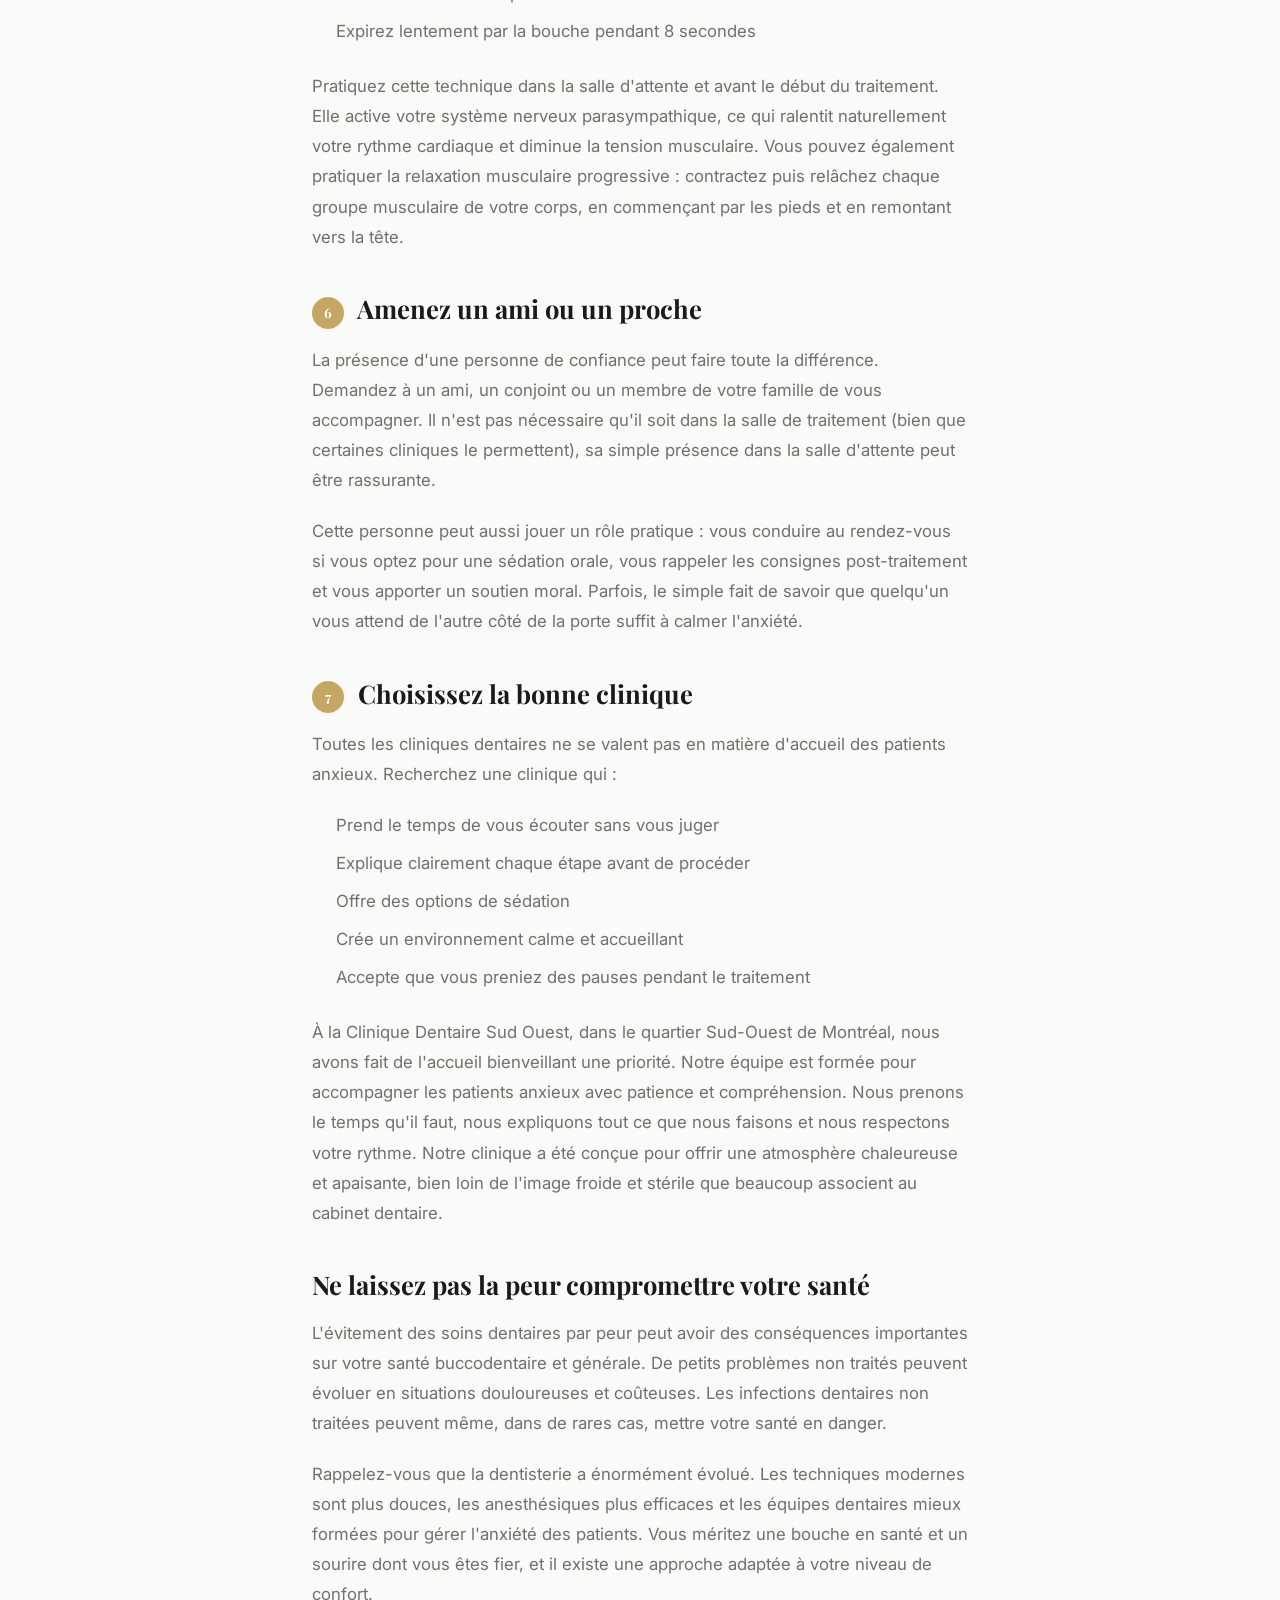
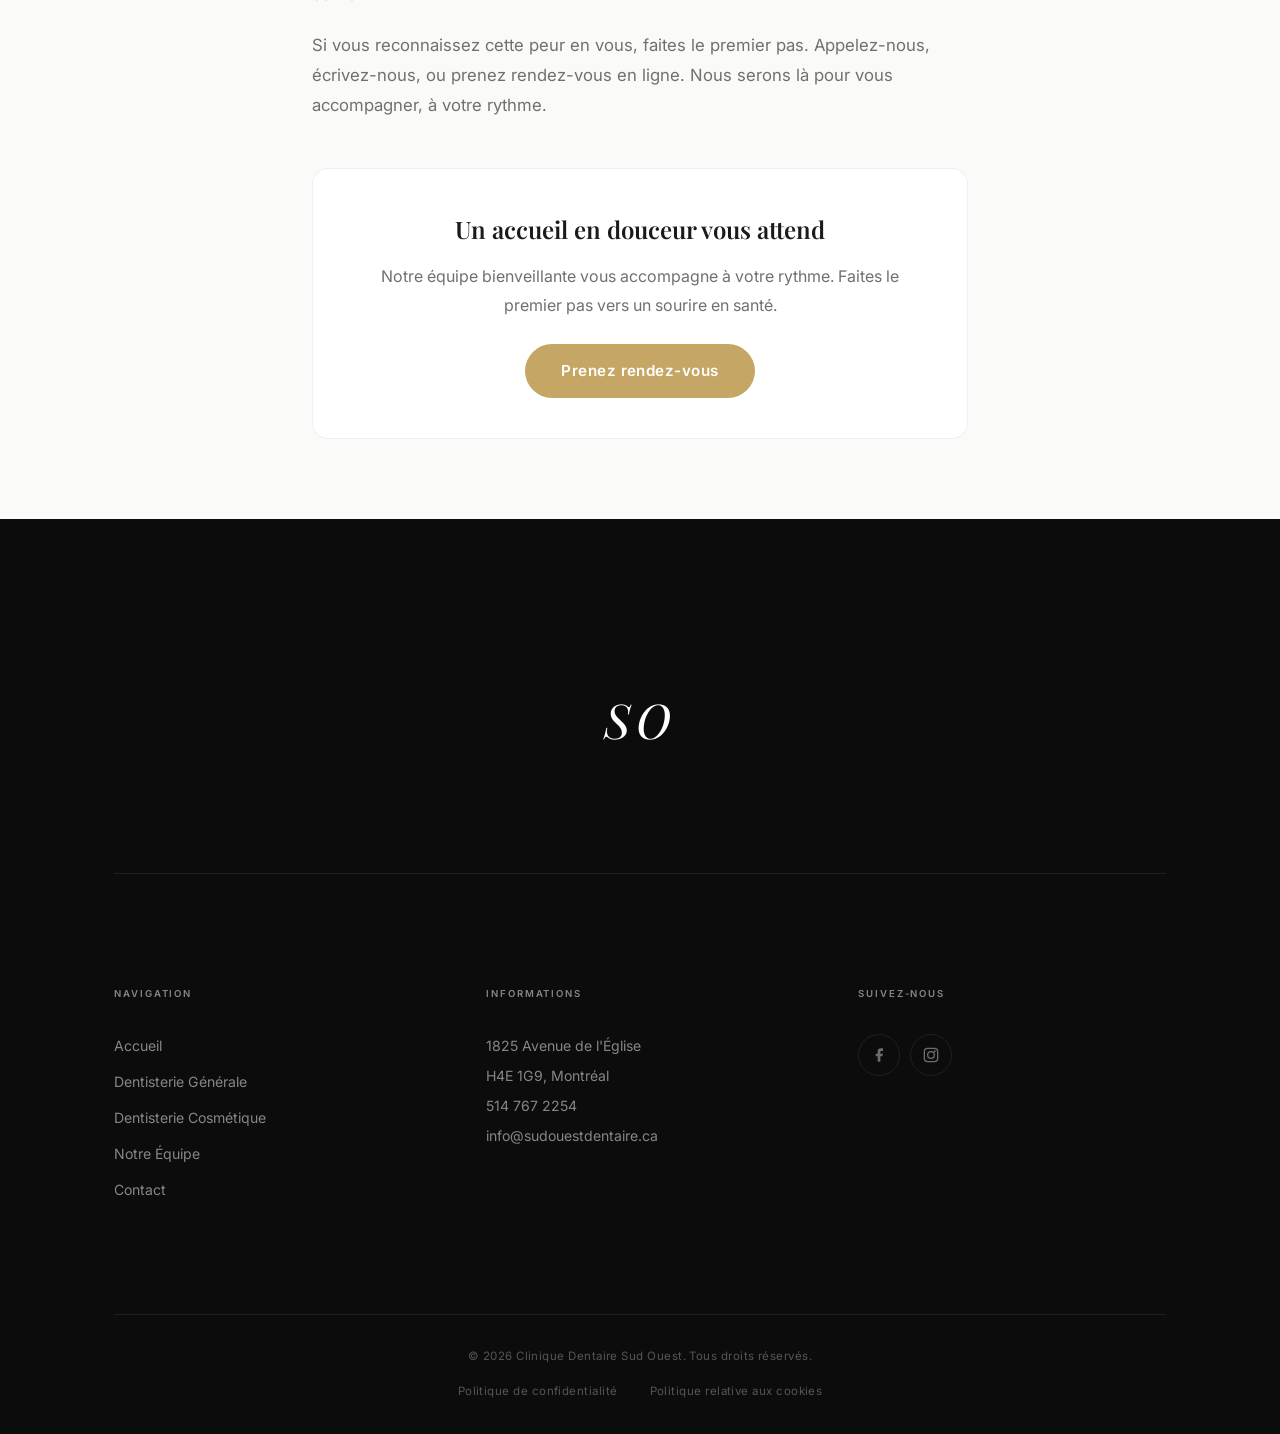
<file: blog/peur-du-dentiste.html>
<!DOCTYPE html>
<html lang="fr" translate="no">
<head>
  <meta charset="UTF-8">
  <meta name="google" content="notranslate">
  <meta name="viewport" content="width=device-width, initial-scale=1.0">
  <title>Comment surmonter la peur du dentiste : 7 conseils pratiques | Clinique Dentaire Sud Ouest</title>
  <meta name="description" content="Peur du dentiste? Découvrez 7 conseils pratiques pour surmonter l'anxiété dentaire. La Clinique Dentaire Sud Ouest à Montréal vous accompagne en douceur.">

  <!-- Favicon -->
  <link rel="icon" type="image/x-icon" href="../assets/favicon.ico">
  <link rel="icon" type="image/png" sizes="32x32" href="../assets/favicon-32x32.png">
  <link rel="icon" type="image/png" sizes="16x16" href="../assets/favicon-16x16.png">
  <link rel="apple-touch-icon" sizes="180x180" href="../assets/apple-touch-icon.png">

  <link rel="manifest" href="../manifest.json">
  <meta name="theme-color" content="#0c0c0c">

  <!-- Fonts -->
  <link rel="preconnect" href="https://fonts.googleapis.com">
  <link rel="preconnect" href="https://fonts.gstatic.com" crossorigin>
  <link href="https://fonts.googleapis.com/css2?family=Inter:wght@300;400;500;600;700&family=Playfair+Display:ital,wght@0,400;0,700;1,400&display=swap" rel="stylesheet">

  <!-- Styles -->
  <link rel="stylesheet" href="../css/variables.css?v=4">
  <link rel="stylesheet" href="../css/styles.css?v=4">
  <link rel="stylesheet" href="../css/animations.css?v=4">
  <link rel="stylesheet" href="../css/responsive.css?v=4">

  <!-- Schema.org Article structured data -->
  <script type="application/ld+json">
  {
    "@context": "https://schema.org",
    "@type": "Article",
    "headline": "Comment surmonter la peur du dentiste : 7 conseils pratiques",
    "description": "Peur du dentiste? Découvrez 7 conseils pratiques pour surmonter l'anxiété dentaire et rendre vos visites plus sereines.",
    "author": {
      "@type": "Organization",
      "name": "Clinique Dentaire Sud Ouest",
      "url": "https://sudouestdentaire.ca"
    },
    "publisher": {
      "@type": "Organization",
      "name": "Clinique Dentaire Sud Ouest"
    },
    "datePublished": "2026-02-28",
    "dateModified": "2026-02-28",
    "mainEntityOfPage": {
      "@type": "WebPage"
    },
    "wordCount": 1150
  }
  </script>

  <style>
    /* Article styles */
    .article-hero {
      background: var(--black);
      padding: 10rem 0 4rem;
      text-align: center;
    }
    .article-hero .container {
      max-width: 720px;
      margin: 0 auto;
      padding: 0 2rem;
    }
    .article-meta {
      display: flex;
      align-items: center;
      justify-content: center;
      gap: 1.5rem;
      margin-bottom: 1.5rem;
      font-size: 0.85rem;
      color: var(--text-muted-dark);
      text-transform: uppercase;
      letter-spacing: 0.05em;
    }
    .article-meta span {
      display: flex;
      align-items: center;
      gap: 0.4rem;
    }
    .article-hero h1 {
      font-family: var(--font-heading);
      font-size: clamp(2rem, 4.5vw, 3rem);
      color: var(--white);
      line-height: 1.2;
    }

    .article-content {
      background: var(--offwhite);
      padding: 4rem 0 5rem;
    }
    .article-content .container {
      max-width: 720px;
      margin: 0 auto;
      padding: 0 2rem;
    }

    .article-back {
      display: inline-flex;
      align-items: center;
      gap: 0.5rem;
      margin-bottom: 2.5rem;
      color: var(--text-secondary);
      text-decoration: none;
      font-size: 0.9rem;
      transition: color var(--transition-fast);
    }
    .article-back:hover { color: var(--text); }
    .article-back svg { width: 18px; height: 18px; }

    .article-body h2 {
      font-family: var(--font-heading);
      font-size: 1.6rem;
      color: var(--text);
      margin-top: 2.5rem;
      margin-bottom: 1rem;
      line-height: 1.3;
    }
    .article-body h3 {
      font-size: 1.15rem;
      font-weight: 600;
      color: var(--text);
      margin-top: 2rem;
      margin-bottom: 0.75rem;
    }
    .article-body p {
      font-size: 1.05rem;
      line-height: 1.8;
      color: var(--text-secondary);
      margin-bottom: 1.25rem;
    }
    .article-body ul, .article-body ol {
      padding-left: 1.5rem;
      margin-bottom: 1.5rem;
    }
    .article-body li {
      font-size: 1.05rem;
      line-height: 1.8;
      color: var(--text-secondary);
      margin-bottom: 0.5rem;
    }
    .article-body strong {
      color: var(--text);
    }

    .pull-quote {
      border-left: 4px solid var(--gold);
      padding: 1.25rem 1.5rem;
      margin: 2rem 0;
      background: var(--gold-muted);
      border-radius: 0 var(--radius-sm) var(--radius-sm) 0;
    }
    .pull-quote p {
      font-family: var(--font-heading);
      font-style: italic;
      font-size: 1.15rem;
      color: var(--text);
      margin-bottom: 0;
    }

    .article-image-placeholder {
      width: 100%;
      height: 300px;
      background: var(--cream);
      border-radius: var(--radius-md);
      display: flex;
      align-items: center;
      justify-content: center;
      margin: 2rem 0;
      color: var(--gold);
    }

    .article-cta {
      background: var(--white);
      border: 1px solid var(--border-light);
      border-radius: var(--radius-md);
      padding: 2.5rem;
      text-align: center;
      margin-top: 3rem;
    }
    .article-cta h3 {
      font-family: var(--font-heading);
      font-size: 1.5rem;
      color: var(--text);
      margin-bottom: 0.75rem;
      margin-top: 0;
    }
    .article-cta p {
      color: var(--text-secondary);
      margin-bottom: 1.5rem;
      font-size: 1rem;
    }
    .article-cta .btn-cta {
      display: inline-block;
      background: var(--gold);
      color: var(--white);
      padding: 0.9rem 2.25rem;
      border-radius: var(--radius-pill);
      text-decoration: none;
      font-weight: 600;
      font-size: 0.95rem;
      letter-spacing: 0.03em;
      transition: background var(--transition-fast), box-shadow var(--transition-fast);
    }
    .article-cta .btn-cta:hover {
      background: var(--gold-light);
      box-shadow: var(--shadow-glow);
    }

    .tip-number {
      display: inline-flex;
      align-items: center;
      justify-content: center;
      width: 32px;
      height: 32px;
      background: var(--gold);
      color: var(--white);
      border-radius: 50%;
      font-size: 0.85rem;
      font-weight: 700;
      margin-right: 0.5rem;
      flex-shrink: 0;
      vertical-align: middle;
    }

    @media (max-width: 600px) {
      .article-hero { padding: 8rem 1.5rem 3rem; }
      .article-meta { flex-direction: column; gap: 0.5rem; }
      .article-cta { padding: 2rem 1.5rem; }
    }
  </style>
</head>
<body>

  <!-- ==================== NAVIGATION ==================== -->
  <nav class="nav" aria-label="Main navigation">
    <div class="nav-inner">
      <div class="nav-left">
        <div class="lang-switcher">
          <button class="lang-btn is-active" data-lang-switch="fr" aria-label="Français">FR</button>
          <button class="lang-btn" data-lang-switch="en" aria-label="English">EN</button>
        </div>
        <a href="tel:5147672254" class="nav-phone">
          <svg aria-hidden="true" viewBox="0 0 24 24" fill="none" stroke="currentColor" stroke-width="2" stroke-linecap="round" stroke-linejoin="round"><path d="M22 16.92v3a2 2 0 0 1-2.18 2 19.79 19.79 0 0 1-8.63-3.07 19.5 19.5 0 0 1-6-6 19.79 19.79 0 0 1-3.07-8.67A2 2 0 0 1 4.11 2h3a2 2 0 0 1 2 1.72 12.84 12.84 0 0 0 .7 2.81 2 2 0 0 1-.45 2.11L8.09 9.91a16 16 0 0 0 6 6l1.27-1.27a2 2 0 0 1 2.11-.45 12.84 12.84 0 0 0 2.81.7A2 2 0 0 1 22 16.92z"/></svg>
          <span data-i18n="nav.phone">514 767 2254</span>
        </a>
      </div>

      <a href="../index.html" class="nav-wordmark">SUD OUEST</a>

      <div class="nav-actions-desktop">
        <a href="https://www.docclik.com/fr/clinic/12142/booking" class="btn-booking magnetic" target="_blank" rel="noopener noreferrer" data-i18n="nav.booking">PRENDRE RENDEZ-VOUS</a>
      </div>

      <div class="nav-actions-mobile">
        <a href="../index.html" class="btn-booking" style="font-size: 0.75rem; padding: 0.5rem 1rem;" data-i18n="mobile.home">ACCUEIL</a>
      </div>
    </div>
  </nav>

  <!-- ==================== ARTICLE HERO ==================== -->
  <section class="article-hero">
    <div class="container">
      <div class="article-meta">
        <span data-i18n="blog.peur_date">28 février 2026</span>
        <span>&bull;</span>
        <span data-i18n="blog.peur_readtime">6 min de lecture</span>
      </div>
      <h1 data-i18n="blog.peur_title">Comment surmonter la peur du dentiste : 7 conseils pratiques</h1>
    </div>
  </section>

  <!-- ==================== ARTICLE CONTENT ==================== -->
  <section class="article-content">
    <div class="container">

      <a href="index.html" class="article-back" data-i18n="blog.back_to_blog">
        <svg viewBox="0 0 24 24" fill="none" stroke="currentColor" stroke-width="2" stroke-linecap="round" stroke-linejoin="round"><polyline points="15 18 9 12 15 6"/></svg>
        Retour au blog
      </a>

      <div class="article-body">

        <p data-i18n="blog.peur_p1">La peur du dentiste, aussi appelée anxiété dentaire ou odontophobie, est beaucoup plus courante qu'on le pense. Selon certaines études, jusqu'à 40 % des Canadiens ressentent un certain niveau d'anxiété à l'idée de visiter le dentiste, et environ 10 % souffrent d'une peur suffisamment intense pour éviter complètement les soins dentaires.</p>

        <p data-i18n="blog.peur_p2">Si vous faites partie de ces personnes, sachez que votre peur est tout à fait légitime et que vous n'avez pas à en avoir honte. La bonne nouvelle, c'est qu'il existe des stratégies concrètes pour apprivoiser cette anxiété et reprendre le contrôle de votre santé buccodentaire.</p>

        <div class="article-image-placeholder">
          <svg width="64" height="64" viewBox="0 0 24 24" fill="none" stroke="currentColor" stroke-width="1.5"><rect x="3" y="3" width="18" height="18" rx="2"/><circle cx="8.5" cy="8.5" r="1.5"/><polyline points="21 15 16 10 5 21"/></svg>
        </div>

        <h2 data-i18n="blog.peur_h2_1"><span class="tip-number">1</span> Communiquez vos craintes ouvertement</h2>

        <p data-i18n="blog.peur_tip1_p1">Le conseil le plus important est aussi le plus simple : parlez de votre peur. Appelez la clinique avant votre rendez-vous et mentionnez que vous êtes anxieux. Une bonne équipe dentaire adaptera son approche en conséquence.</p>

        <p data-i18n="blog.peur_tip1_p2">Lors de votre visite, n'hésitez pas à exprimer ce qui vous inquiète spécifiquement. Est-ce la douleur? Le bruit des instruments? La perte de contrôle? Le sentiment d'intrusion? Chaque peur est différente, et votre dentiste peut adapter sa méthode de travail en fonction de vos préoccupations précises. Établissez un signal de la main (lever la main, par exemple) pour indiquer que vous avez besoin d'une pause pendant le traitement.</p>

        <h2 data-i18n="blog.peur_h2_2"><span class="tip-number">2</span> Apportez de la musique ou un balado</h2>

        <p data-i18n="blog.peur_tip2_p1">Le bruit de la fraise dentaire est l'un des déclencheurs d'anxiété les plus courants. Une solution simple et efficace : apportez vos écouteurs et écoutez de la musique, un balado ou un livre audio pendant le traitement.</p>

        <p data-i18n="blog.peur_tip2_p2">Choisissez quelque chose de relaxant ou d'engageant qui occupera votre esprit. Beaucoup de nos patients à la Clinique Dentaire Sud Ouest nous disent que cette simple astuce transforme complètement leur expérience. La plupart des dentistes acceptent sans problème que vous portiez des écouteurs pendant les soins, tant que vous pouvez entendre les instructions essentielles.</p>

        <h2 data-i18n="blog.peur_h2_3"><span class="tip-number">3</span> Renseignez-vous sur les options de sédation</h2>

        <p data-i18n="blog.peur_tip3_p1">La dentisterie moderne offre plusieurs options pour gérer l'anxiété pendant les soins :</p>

        <ul>
          <li data-i18n="blog.peur_tip3_li1"><strong>Le protoxyde d'azote (gaz hilarant) :</strong> Un sédatif léger inhalé par un masque nasal qui procure une sensation de détente et d'euphorie légère. Ses effets disparaissent rapidement après le traitement.</li>
          <li data-i18n="blog.peur_tip3_li2"><strong>La sédation orale :</strong> Un médicament prescrit à prendre avant le rendez-vous pour réduire significativement l'anxiété. Vous restez conscient mais très détendu.</li>
          <li data-i18n="blog.peur_tip3_li3"><strong>L'anesthésie locale améliorée :</strong> Les techniques d'injection modernes sont beaucoup plus confortables qu'auparavant, avec des gels anesthésiants appliqués avant l'injection et des aiguilles ultra-fines.</li>
        </ul>

        <p data-i18n="blog.peur_tip3_p2">Discutez de ces options avec votre dentiste pour trouver celle qui convient le mieux à votre niveau d'anxiété et au type de traitement prévu.</p>

        <h2 data-i18n="blog.peur_h2_4"><span class="tip-number">4</span> Commencez par une visite simple</h2>

        <p data-i18n="blog.peur_tip4_p1">Si cela fait longtemps que vous n'êtes pas allé chez le dentiste, ne commencez pas par un traitement complexe. Prenez d'abord rendez-vous pour un simple examen et nettoyage. Cela vous permettra de :</p>

        <ul>
          <li data-i18n="blog.peur_tip4_li1">Vous familiariser avec l'environnement de la clinique</li>
          <li data-i18n="blog.peur_tip4_li2">Rencontrer l'équipe dans un contexte détendu</li>
          <li data-i18n="blog.peur_tip4_li3">Vivre une expérience positive qui bâtira votre confiance</li>
          <li data-i18n="blog.peur_tip4_li4">Obtenir un portrait complet de votre santé dentaire sans pression</li>
        </ul>

        <div class="pull-quote">
          <p data-i18n="blog.peur_quote1">Chaque visite positive renforce votre confiance. Avec le temps, ce qui semblait terrifiant devient une routine gérable, voire agréable.</p>
        </div>

        <h2 data-i18n="blog.peur_h2_5"><span class="tip-number">5</span> Pratiquez des techniques de respiration</h2>

        <p data-i18n="blog.peur_tip5_p1">La respiration profonde est un outil puissant contre l'anxiété, et vous pouvez l'utiliser avant et pendant votre rendez-vous. Essayez la technique 4-7-8 :</p>

        <ul>
          <li data-i18n="blog.peur_tip5_li1">Inspirez par le nez pendant 4 secondes</li>
          <li data-i18n="blog.peur_tip5_li2">Retenez votre souffle pendant 7 secondes</li>
          <li data-i18n="blog.peur_tip5_li3">Expirez lentement par la bouche pendant 8 secondes</li>
        </ul>

        <p data-i18n="blog.peur_tip5_p2">Pratiquez cette technique dans la salle d'attente et avant le début du traitement. Elle active votre système nerveux parasympathique, ce qui ralentit naturellement votre rythme cardiaque et diminue la tension musculaire. Vous pouvez également pratiquer la relaxation musculaire progressive : contractez puis relâchez chaque groupe musculaire de votre corps, en commençant par les pieds et en remontant vers la tête.</p>

        <h2 data-i18n="blog.peur_h2_6"><span class="tip-number">6</span> Amenez un ami ou un proche</h2>

        <p data-i18n="blog.peur_tip6_p1">La présence d'une personne de confiance peut faire toute la différence. Demandez à un ami, un conjoint ou un membre de votre famille de vous accompagner. Il n'est pas nécessaire qu'il soit dans la salle de traitement (bien que certaines cliniques le permettent), sa simple présence dans la salle d'attente peut être rassurante.</p>

        <p data-i18n="blog.peur_tip6_p2">Cette personne peut aussi jouer un rôle pratique : vous conduire au rendez-vous si vous optez pour une sédation orale, vous rappeler les consignes post-traitement et vous apporter un soutien moral. Parfois, le simple fait de savoir que quelqu'un vous attend de l'autre côté de la porte suffit à calmer l'anxiété.</p>

        <h2 data-i18n="blog.peur_h2_7"><span class="tip-number">7</span> Choisissez la bonne clinique</h2>

        <p data-i18n="blog.peur_tip7_p1">Toutes les cliniques dentaires ne se valent pas en matière d'accueil des patients anxieux. Recherchez une clinique qui :</p>

        <ul>
          <li data-i18n="blog.peur_tip7_li1">Prend le temps de vous écouter sans vous juger</li>
          <li data-i18n="blog.peur_tip7_li2">Explique clairement chaque étape avant de procéder</li>
          <li data-i18n="blog.peur_tip7_li3">Offre des options de sédation</li>
          <li data-i18n="blog.peur_tip7_li4">Crée un environnement calme et accueillant</li>
          <li data-i18n="blog.peur_tip7_li5">Accepte que vous preniez des pauses pendant le traitement</li>
        </ul>

        <p data-i18n="blog.peur_tip7_p2">À la Clinique Dentaire Sud Ouest, dans le quartier Sud-Ouest de Montréal, nous avons fait de l'accueil bienveillant une priorité. Notre équipe est formée pour accompagner les patients anxieux avec patience et compréhension. Nous prenons le temps qu'il faut, nous expliquons tout ce que nous faisons et nous respectons votre rythme. Notre clinique a été conçue pour offrir une atmosphère chaleureuse et apaisante, bien loin de l'image froide et stérile que beaucoup associent au cabinet dentaire.</p>

        <h2 data-i18n="blog.peur_h2_8">Ne laissez pas la peur compromettre votre santé</h2>

        <p data-i18n="blog.peur_conclusion_p1">L'évitement des soins dentaires par peur peut avoir des conséquences importantes sur votre santé buccodentaire et générale. De petits problèmes non traités peuvent évoluer en situations douloureuses et coûteuses. Les infections dentaires non traitées peuvent même, dans de rares cas, mettre votre santé en danger.</p>

        <p data-i18n="blog.peur_conclusion_p2">Rappelez-vous que la dentisterie a énormément évolué. Les techniques modernes sont plus douces, les anesthésiques plus efficaces et les équipes dentaires mieux formées pour gérer l'anxiété des patients. Vous méritez une bouche en santé et un sourire dont vous êtes fier, et il existe une approche adaptée à votre niveau de confort.</p>

        <p data-i18n="blog.peur_conclusion_p3">Si vous reconnaissez cette peur en vous, faites le premier pas. Appelez-nous, écrivez-nous, ou prenez rendez-vous en ligne. Nous serons là pour vous accompagner, à votre rythme.</p>

        <!-- CTA -->
        <div class="article-cta">
          <h3 data-i18n="blog.peur_cta_title">Un accueil en douceur vous attend</h3>
          <p data-i18n="blog.peur_cta_desc">Notre équipe bienveillante vous accompagne à votre rythme. Faites le premier pas vers un sourire en santé.</p>
          <a href="https://www.docclik.com/fr/clinic/12142/booking" class="btn-cta" target="_blank" rel="noopener noreferrer" data-i18n="blog.peur_cta_button">Prenez rendez-vous</a>
        </div>

      </div>
    </div>
  </section>

  <!-- ==================== FOOTER ==================== -->
  <footer class="footer">
    <div class="container">
      <div class="footer-top">
        <div class="footer-wordmark">SO</div>
      </div>

      <div class="footer-grid">
        <div class="footer-col">
          <h4 data-i18n="footer.nav_title">Navigation</h4>
          <div class="footer-links">
            <a href="../index.html" data-i18n="footer.link_home">Accueil</a>
            <a href="../index.html#services" data-i18n="footer.link_general">Dentisterie Générale</a>
            <a href="../index.html#cosmetic" data-i18n="footer.link_cosmetic">Dentisterie Cosmétique</a>
            <a href="../index.html#team" data-i18n="footer.link_team">Notre Équipe</a>
            <a href="../index.html#contact" data-i18n="footer.link_contact">Contact</a>
          </div>
        </div>

        <div class="footer-col">
          <h4 data-i18n="footer.info_title">Informations</h4>
          <div class="footer-info">
            <p data-i18n="contact.address_line1">1825 Avenue de l'Église</p>
            <p data-i18n="contact.address_line2">H4E 1G9, Montréal</p>
            <p><a href="tel:5147672254" data-i18n="contact.phone">514 767 2254</a></p>
            <p><a href="mailto:info@sudouestdentaire.ca">info@sudouestdentaire.ca</a></p>
          </div>
        </div>

        <div class="footer-col">
          <h4 data-i18n="footer.follow_title">Suivez-nous</h4>
          <div class="footer-social">
            <a href="https://www.facebook.com/sudouestdentaire/" class="social-link" target="_blank" rel="noopener noreferrer" aria-label="Facebook">
              <svg viewBox="0 0 24 24"><path d="M18 2h-3a5 5 0 0 0-5 5v3H7v4h3v8h4v-8h3l1-4h-4V7a1 1 0 0 1 1-1h3z"/></svg>
            </a>
            <a href="https://www.instagram.com/sudouest_dentaire/" class="social-link" target="_blank" rel="noopener noreferrer" aria-label="Instagram">
              <svg class="icon-instagram" viewBox="0 0 24 24"><rect x="2" y="2" width="20" height="20" rx="5" ry="5"/><circle cx="12" cy="12" r="5"/><circle class="icon-dot" cx="17.5" cy="6.5" r="1.5"/></svg>
            </a>
          </div>
        </div>
      </div>

      <div class="footer-bottom">
        <p data-i18n="footer.copyright">&copy; 2026 Clinique Dentaire Sud Ouest. Tous droits réservés.</p>
        <div class="footer-legal">
          <a href="../confidentialite.html" data-i18n="footer.link_privacy">Politique de confidentialité</a>
          <a href="../cookies.html" data-i18n="footer.link_cookies">Politique relative aux cookies</a>
        </div>
      </div>
    </div>
  </footer>

  <!-- Scripts -->
  <script src="../js/i18n.js"></script>
  <script>I18n.init();</script>

</body>
</html>
</file>
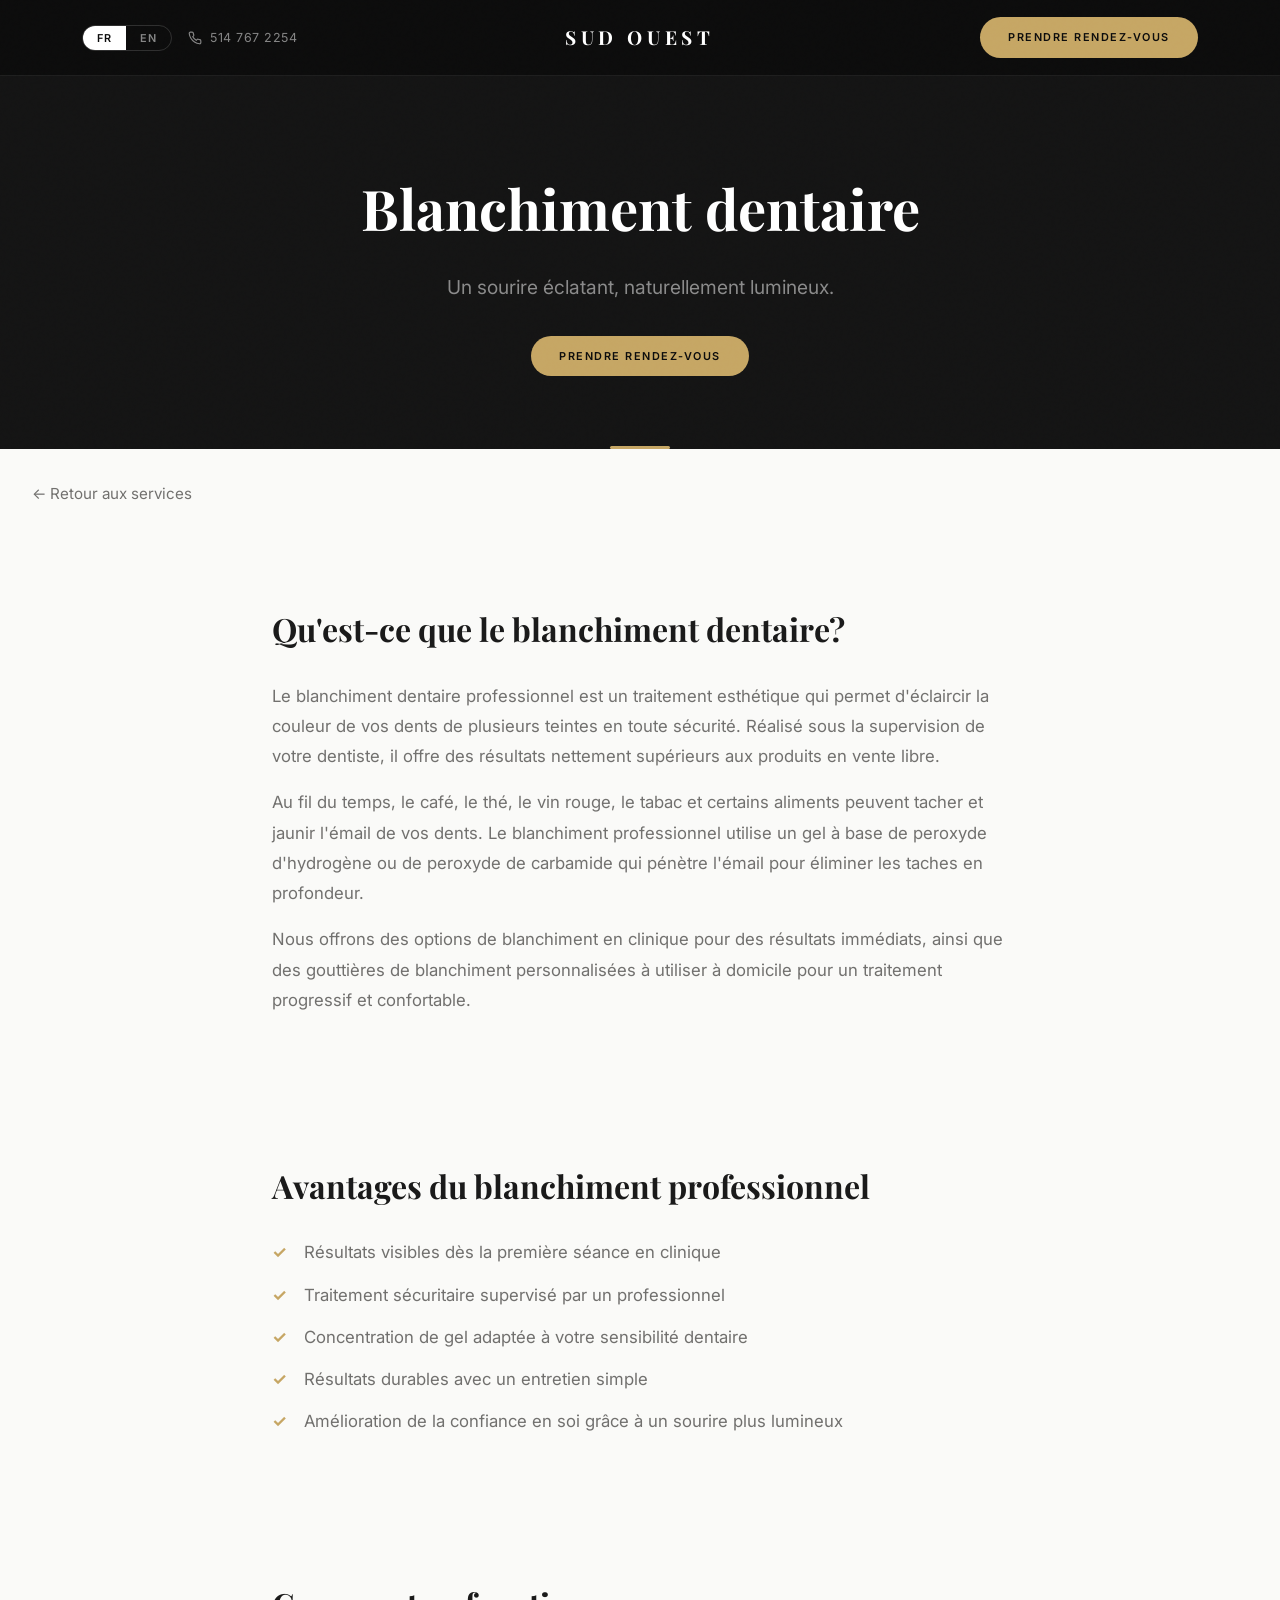
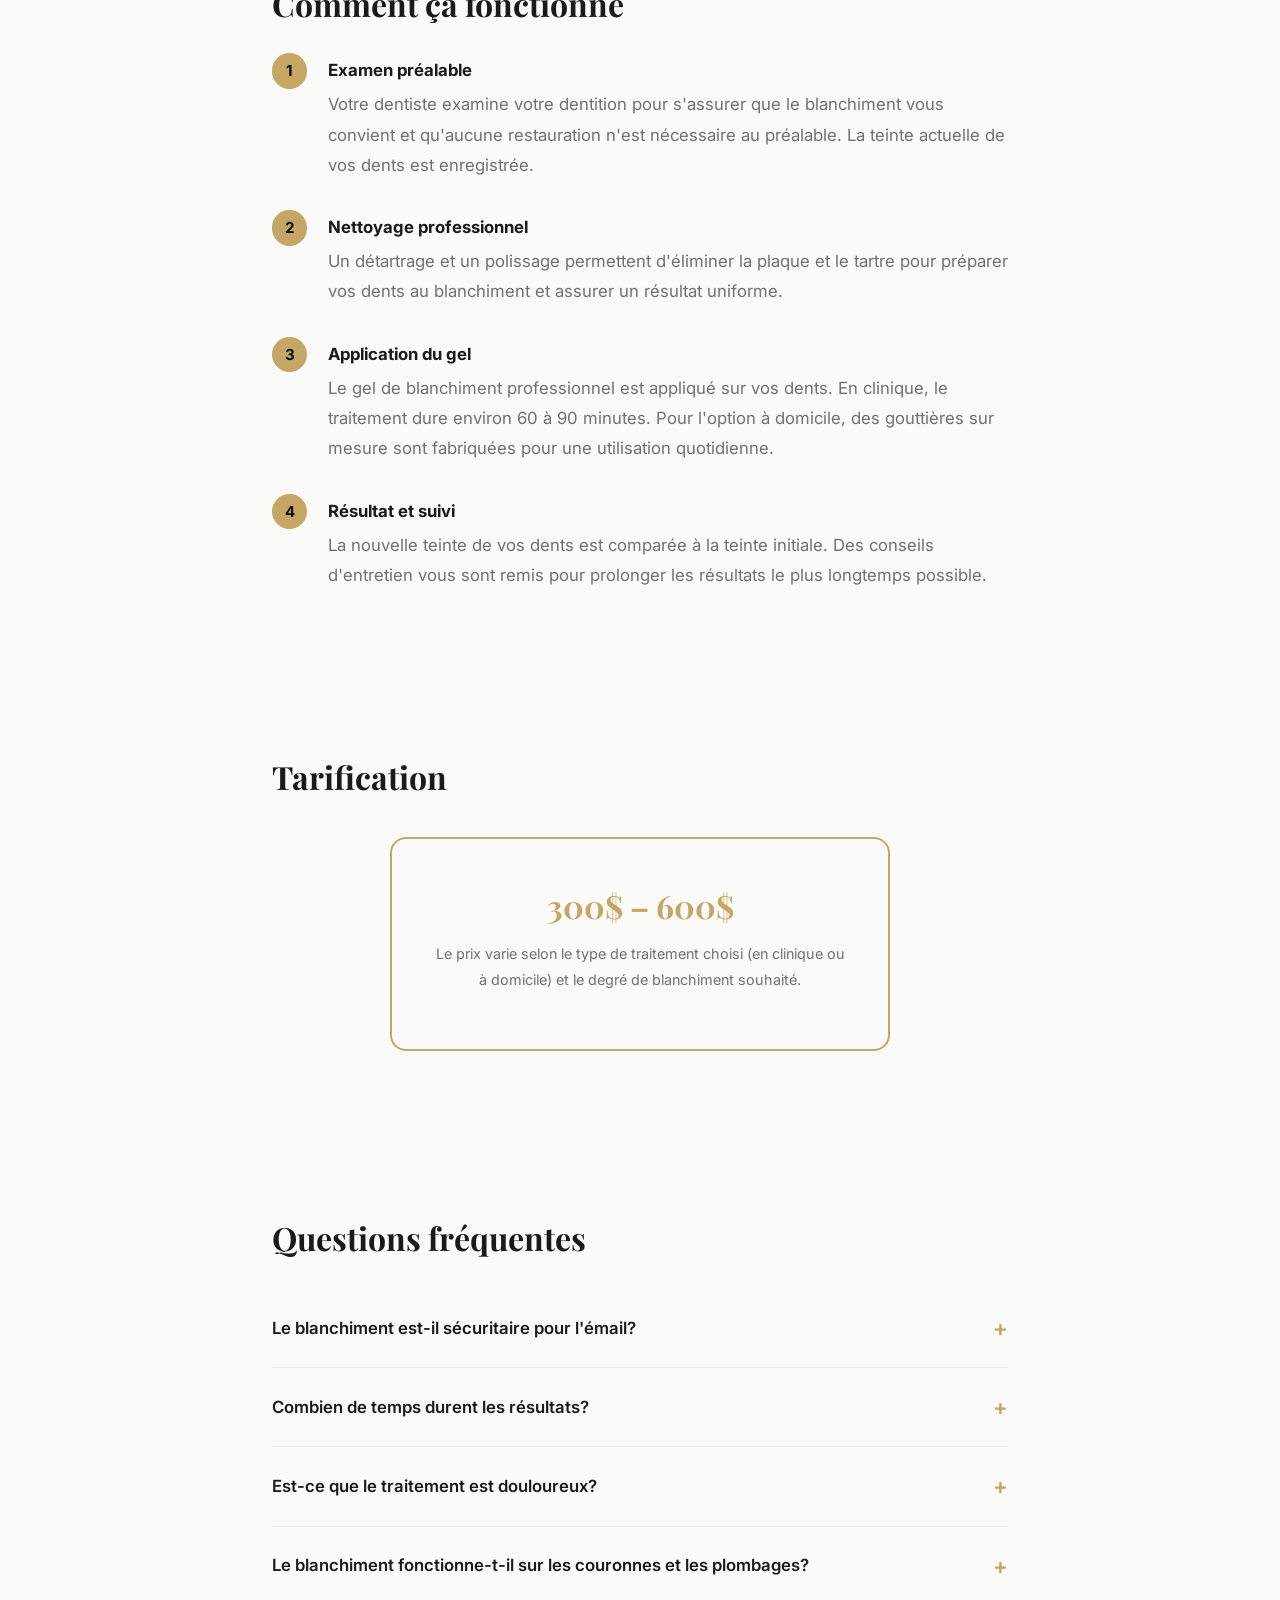
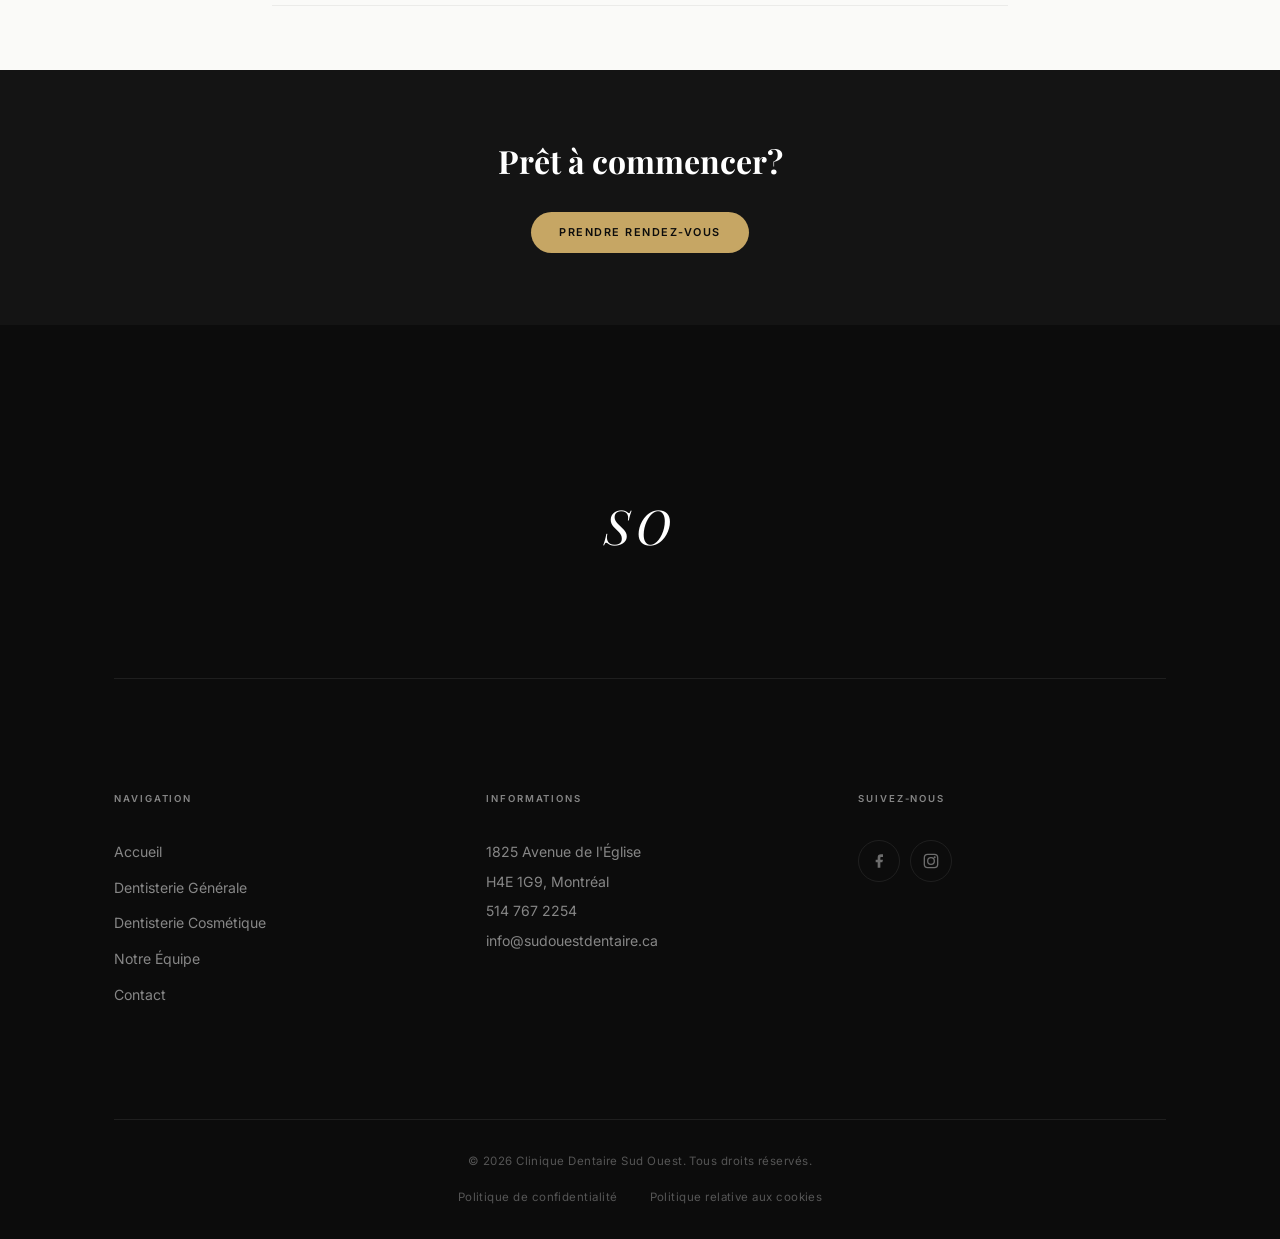
<file: services/blanchiment.html>
<!DOCTYPE html>
<html lang="fr" translate="no">
<head>
  <meta charset="UTF-8">
  <meta name="google" content="notranslate">
  <meta name="viewport" content="width=device-width, initial-scale=1.0">
  <title>Blanchiment dentaire à Montréal | Clinique Dentaire Sud Ouest</title>
  <meta name="description" content="Blanchiment dentaire professionnel à Montréal. Obtenez un sourire éclatant en une seule visite. Résultats sécuritaires et durables à la Clinique Dentaire Sud Ouest.">

  <!-- Favicon -->
  <link rel="icon" type="image/x-icon" href="../assets/favicon.ico">
  <link rel="icon" type="image/png" sizes="32x32" href="../assets/favicon-32x32.png">
  <link rel="icon" type="image/png" sizes="16x16" href="../assets/favicon-16x16.png">
  <link rel="apple-touch-icon" sizes="180x180" href="../assets/apple-touch-icon.png">

  <link rel="manifest" href="../manifest.json">
  <meta name="theme-color" content="#0c0c0c">

  <!-- Fonts -->
  <link rel="preconnect" href="https://fonts.googleapis.com">
  <link rel="preconnect" href="https://fonts.gstatic.com" crossorigin>
  <link href="https://fonts.googleapis.com/css2?family=Inter:wght@300;400;500;600;700&family=Playfair+Display:ital,wght@0,400;0,700;1,400&display=swap" rel="stylesheet">

  <!-- Styles -->
  <link rel="stylesheet" href="../css/variables.css?v=4">
  <link rel="stylesheet" href="../css/styles.css?v=4">
  <link rel="stylesheet" href="../css/animations.css?v=4">
  <link rel="stylesheet" href="../css/responsive.css?v=4">

  <style>
    .treatment-hero {
      background: var(--dark, #141414);
      padding: 10rem 2rem 4rem;
      text-align: center;
      position: relative;
      min-height: 300px;
      display: flex;
      align-items: center;
      justify-content: center;
    }
    .treatment-hero::after {
      content: '';
      position: absolute;
      bottom: 0;
      left: 50%;
      transform: translateX(-50%);
      width: 60px;
      height: 3px;
      background: var(--gold, #c6a664);
      border-radius: 2px;
    }
    .treatment-hero h1 {
      font-family: 'Playfair Display', serif;
      font-size: clamp(2.2rem, 5vw, 3.5rem);
      color: var(--white, #fff);
      margin-bottom: 1rem;
    }
    .treatment-hero .tagline {
      font-family: 'Inter', sans-serif;
      font-size: clamp(1rem, 2vw, 1.2rem);
      color: var(--text-muted-dark, rgba(255,255,255,0.5));
      margin-bottom: 2rem;
      max-width: 600px;
      margin-left: auto;
      margin-right: auto;
    }
    .treatment-hero .btn-booking { display: inline-block; text-decoration: none; }
    .treatment-section {
      max-width: 800px;
      margin: 0 auto;
      padding: 4rem 2rem;
    }
    .treatment-section h2 {
      font-family: 'Playfair Display', serif;
      font-size: clamp(1.5rem, 3vw, 2rem);
      margin-bottom: 1.5rem;
    }
    .treatment-section p,
    .treatment-section li {
      line-height: 1.8;
      color: var(--text-secondary, #71706e);
      margin-bottom: 1rem;
      font-size: 1.05rem;
    }
    .benefits-list { list-style: none; padding: 0; }
    .benefits-list li { padding-left: 2rem; position: relative; margin-bottom: 0.75rem; }
    .benefits-list li::before { content: '\2713'; position: absolute; left: 0; color: var(--gold, #c6a664); font-weight: 700; }
    .process-steps { list-style: none; padding: 0; counter-reset: step; }
    .process-steps li { counter-increment: step; padding-left: 3.5rem; position: relative; margin-bottom: 2rem; }
    .process-steps li::before {
      content: counter(step);
      position: absolute; left: 0; top: -0.1rem;
      width: 2.2rem; height: 2.2rem; border-radius: 50%;
      background: var(--gold, #c6a664); color: var(--black, #0c0c0c);
      display: flex; align-items: center; justify-content: center;
      font-weight: 700; font-size: 0.95rem;
    }
    .process-steps li strong { display: block; color: var(--text, #1a1a1a); margin-bottom: 0.25rem; }
    .pricing-card {
      border: 2px solid var(--gold, #c6a664);
      border-radius: var(--radius-md, 16px);
      padding: 2.5rem; text-align: center;
      max-width: 500px; margin: 2rem auto;
      background: var(--offwhite, #fafaf8);
    }
    .pricing-card .price-range { font-family: 'Playfair Display', serif; font-size: 2rem; color: var(--gold, #c6a664); font-weight: 700; margin-bottom: 0.5rem; }
    .pricing-card .price-note { font-size: 0.9rem; color: var(--text-secondary, #71706e); }
    .faq-item { border-bottom: 1px solid var(--border-light, rgba(0,0,0,0.06)); }
    .faq-item summary {
      padding: 1.25rem 0; cursor: pointer; font-weight: 600; font-size: 1.05rem;
      list-style: none; display: flex; justify-content: space-between; align-items: center;
      color: var(--text, #1a1a1a);
    }
    .faq-item summary::-webkit-details-marker { display: none; }
    .faq-item summary::after { content: '+'; font-size: 1.4rem; color: var(--gold, #c6a664); transition: transform 0.3s; }
    .faq-item[open] summary::after { content: '\2212'; }
    .faq-item .faq-answer { padding: 0 0 1.5rem; line-height: 1.8; color: var(--text-secondary, #71706e); }
    .treatment-cta { background: var(--dark, #141414); padding: 4rem 2rem; text-align: center; }
    .treatment-cta h2 { font-family: 'Playfair Display', serif; font-size: clamp(1.5rem, 3vw, 2rem); color: var(--white, #fff); margin-bottom: 1.5rem; }
    .treatment-cta .btn-booking { display: inline-block; text-decoration: none; }
    .back-link { display: inline-block; margin: 2rem; color: var(--text-secondary, #71706e); text-decoration: none; font-size: 0.95rem; transition: color 0.3s; }
    .back-link:hover { color: var(--gold, #c6a664); }
  </style>
</head>
<body>

  <!-- ==================== NAVIGATION ==================== -->
  <nav class="nav" aria-label="Main navigation">
    <div class="nav-inner">
      <div class="nav-left">
        <div class="lang-switcher">
          <button class="lang-btn is-active" data-lang-switch="fr" aria-label="Français">FR</button>
          <button class="lang-btn" data-lang-switch="en" aria-label="English">EN</button>
        </div>
        <a href="tel:5147672254" class="nav-phone">
          <svg aria-hidden="true" viewBox="0 0 24 24" fill="none" stroke="currentColor" stroke-width="2" stroke-linecap="round" stroke-linejoin="round"><path d="M22 16.92v3a2 2 0 0 1-2.18 2 19.79 19.79 0 0 1-8.63-3.07 19.5 19.5 0 0 1-6-6 19.79 19.79 0 0 1-3.07-8.67A2 2 0 0 1 4.11 2h3a2 2 0 0 1 2 1.72 12.84 12.84 0 0 0 .7 2.81 2 2 0 0 1-.45 2.11L8.09 9.91a16 16 0 0 0 6 6l1.27-1.27a2 2 0 0 1 2.11-.45 12.84 12.84 0 0 0 2.81.7A2 2 0 0 1 22 16.92z"/></svg>
          <span data-i18n="nav.phone">514 767 2254</span>
        </a>
      </div>
      <a href="../index.html" class="nav-wordmark">SUD OUEST</a>
      <div class="nav-actions-desktop">
        <a href="https://www.docclik.com/fr/clinic/12142/booking" class="btn-booking magnetic" data-i18n-href="booking.url" target="_blank" rel="noopener noreferrer" data-i18n="nav.booking">PRENDRE RENDEZ-VOUS</a>
      </div>
      <div class="nav-actions-mobile">
        <a href="../index.html" class="btn-booking" style="font-size: 0.75rem; padding: 0.5rem 1rem;" data-i18n="legal.back_home">ACCUEIL</a>
      </div>
    </div>
  </nav>

  <main>
    <!-- Hero -->
    <section class="treatment-hero">
      <div>
        <h1 data-i18n="blanchiment.hero_title">Blanchiment dentaire</h1>
        <p class="tagline" data-i18n="blanchiment.hero_tagline">Un sourire éclatant, naturellement lumineux.</p>
        <a href="https://www.docclik.com/fr/clinic/12142/booking" class="btn-booking" data-i18n-href="booking.url" target="_blank" rel="noopener noreferrer" data-i18n="blanchiment.hero_cta">PRENDRE RENDEZ-VOUS</a>
      </div>
    </section>

    <a href="../index.html#services" class="back-link" data-i18n="services.back_link">&larr; Retour aux services</a>

    <!-- What is it -->
    <section class="treatment-section">
      <h2 data-i18n="blanchiment.what_title">Qu'est-ce que le blanchiment dentaire?</h2>
      <p data-i18n="blanchiment.what_p1">Le blanchiment dentaire professionnel est un traitement esthétique qui permet d'éclaircir la couleur de vos dents de plusieurs teintes en toute sécurité. Réalisé sous la supervision de votre dentiste, il offre des résultats nettement supérieurs aux produits en vente libre.</p>
      <p data-i18n="blanchiment.what_p2">Au fil du temps, le café, le thé, le vin rouge, le tabac et certains aliments peuvent tacher et jaunir l'émail de vos dents. Le blanchiment professionnel utilise un gel à base de peroxyde d'hydrogène ou de peroxyde de carbamide qui pénètre l'émail pour éliminer les taches en profondeur.</p>
      <p data-i18n="blanchiment.what_p3">Nous offrons des options de blanchiment en clinique pour des résultats immédiats, ainsi que des gouttières de blanchiment personnalisées à utiliser à domicile pour un traitement progressif et confortable.</p>
    </section>

    <!-- Benefits -->
    <section class="treatment-section">
      <h2 data-i18n="blanchiment.benefits_title">Avantages du blanchiment professionnel</h2>
      <ul class="benefits-list">
        <li data-i18n="blanchiment.benefit_1">Résultats visibles dès la première séance en clinique</li>
        <li data-i18n="blanchiment.benefit_2">Traitement sécuritaire supervisé par un professionnel</li>
        <li data-i18n="blanchiment.benefit_3">Concentration de gel adaptée à votre sensibilité dentaire</li>
        <li data-i18n="blanchiment.benefit_4">Résultats durables avec un entretien simple</li>
        <li data-i18n="blanchiment.benefit_5">Amélioration de la confiance en soi grâce à un sourire plus lumineux</li>
      </ul>
    </section>

    <!-- Process -->
    <section class="treatment-section">
      <h2 data-i18n="blanchiment.process_title">Comment ça fonctionne</h2>
      <ol class="process-steps">
        <li>
          <strong data-i18n="blanchiment.step1_title">Examen préalable</strong>
          <span data-i18n="blanchiment.step1_desc">Votre dentiste examine votre dentition pour s'assurer que le blanchiment vous convient et qu'aucune restauration n'est nécessaire au préalable. La teinte actuelle de vos dents est enregistrée.</span>
        </li>
        <li>
          <strong data-i18n="blanchiment.step2_title">Nettoyage professionnel</strong>
          <span data-i18n="blanchiment.step2_desc">Un détartrage et un polissage permettent d'éliminer la plaque et le tartre pour préparer vos dents au blanchiment et assurer un résultat uniforme.</span>
        </li>
        <li>
          <strong data-i18n="blanchiment.step3_title">Application du gel</strong>
          <span data-i18n="blanchiment.step3_desc">Le gel de blanchiment professionnel est appliqué sur vos dents. En clinique, le traitement dure environ 60 à 90 minutes. Pour l'option à domicile, des gouttières sur mesure sont fabriquées pour une utilisation quotidienne.</span>
        </li>
        <li>
          <strong data-i18n="blanchiment.step4_title">Résultat et suivi</strong>
          <span data-i18n="blanchiment.step4_desc">La nouvelle teinte de vos dents est comparée à la teinte initiale. Des conseils d'entretien vous sont remis pour prolonger les résultats le plus longtemps possible.</span>
        </li>
      </ol>
    </section>

    <!-- Pricing -->
    <section class="treatment-section">
      <h2 data-i18n="blanchiment.pricing_title">Tarification</h2>
      <div class="pricing-card">
        <div class="price-range" data-i18n="blanchiment.price_range">300$ &ndash; 600$</div>
        <p class="price-note" data-i18n="blanchiment.price_note">Le prix varie selon le type de traitement choisi (en clinique ou à domicile) et le degré de blanchiment souhaité.</p>
      </div>
    </section>

    <!-- FAQ -->
    <section class="treatment-section">
      <h2 data-i18n="blanchiment.faq_title">Questions fréquentes</h2>

      <details class="faq-item">
        <summary data-i18n="blanchiment.faq1_q">Le blanchiment est-il sécuritaire pour l'émail?</summary>
        <p class="faq-answer" data-i18n="blanchiment.faq1_a">Oui, le blanchiment professionnel réalisé sous supervision dentaire est tout à fait sécuritaire. Les concentrations de gel utilisées sont contrôlées et adaptées à votre situation pour protéger l'émail et les gencives.</p>
      </details>

      <details class="faq-item">
        <summary data-i18n="blanchiment.faq2_q">Combien de temps durent les résultats?</summary>
        <p class="faq-answer" data-i18n="blanchiment.faq2_a">Les résultats durent généralement de 1 à 3 ans, selon vos habitudes alimentaires et votre hygiène buccodentaire. Éviter le tabac, le café et le thé contribue à prolonger la blancheur. Des retouches périodiques peuvent être effectuées.</p>
      </details>

      <details class="faq-item">
        <summary data-i18n="blanchiment.faq3_q">Est-ce que le traitement est douloureux?</summary>
        <p class="faq-answer" data-i18n="blanchiment.faq3_a">Le blanchiment est généralement indolore. Certaines personnes peuvent ressentir une sensibilité temporaire pendant ou après le traitement, qui disparaît habituellement dans les 24 à 48 heures.</p>
      </details>

      <details class="faq-item">
        <summary data-i18n="blanchiment.faq4_q">Le blanchiment fonctionne-t-il sur les couronnes et les plombages?</summary>
        <p class="faq-answer" data-i18n="blanchiment.faq4_a">Le blanchiment agit uniquement sur les dents naturelles. Les couronnes, plombages et facettes ne changent pas de couleur. Votre dentiste peut vous conseiller sur les options pour harmoniser l'apparence de l'ensemble de votre sourire.</p>
      </details>
    </section>

    <!-- Bottom CTA -->
    <section class="treatment-cta">
      <h2 data-i18n="blanchiment.cta_title">Prêt à commencer?</h2>
      <a href="https://www.docclik.com/fr/clinic/12142/booking" class="btn-booking" data-i18n-href="booking.url" target="_blank" rel="noopener noreferrer" data-i18n="blanchiment.cta_button">PRENDRE RENDEZ-VOUS</a>
    </section>
  </main>

  <!-- ==================== FOOTER ==================== -->
  <footer class="footer">
    <div class="container">
      <div class="footer-top">
        <div class="footer-wordmark">SO</div>
      </div>
      <div class="footer-grid">
        <div class="footer-col">
          <h4 data-i18n="footer.nav_title">Navigation</h4>
          <div class="footer-links">
            <a href="../index.html" data-i18n="footer.link_home">Accueil</a>
            <a href="../index.html#services" data-i18n="footer.link_general">Dentisterie Générale</a>
            <a href="../index.html#cosmetic" data-i18n="footer.link_cosmetic">Dentisterie Cosmétique</a>
            <a href="../index.html#team" data-i18n="footer.link_team">Notre Équipe</a>
            <a href="../index.html#contact" data-i18n="footer.link_contact">Contact</a>
          </div>
        </div>
        <div class="footer-col">
          <h4 data-i18n="footer.info_title">Informations</h4>
          <div class="footer-info">
            <p data-i18n="contact.address_line1">1825 Avenue de l'Église</p>
            <p data-i18n="contact.address_line2">H4E 1G9, Montréal</p>
            <p><a href="tel:5147672254" data-i18n="contact.phone">514 767 2254</a></p>
            <p><a href="mailto:info@sudouestdentaire.ca">info@sudouestdentaire.ca</a></p>
          </div>
        </div>
        <div class="footer-col">
          <h4 data-i18n="footer.follow_title">Suivez-nous</h4>
          <div class="footer-social">
            <a href="https://www.facebook.com/sudouestdentaire/" class="social-link" target="_blank" rel="noopener noreferrer" aria-label="Facebook">
              <svg viewBox="0 0 24 24"><path d="M18 2h-3a5 5 0 0 0-5 5v3H7v4h3v8h4v-8h3l1-4h-4V7a1 1 0 0 1 1-1h3z"/></svg>
            </a>
            <a href="https://www.instagram.com/sudouest_dentaire/" class="social-link" target="_blank" rel="noopener noreferrer" aria-label="Instagram">
              <svg class="icon-instagram" viewBox="0 0 24 24"><rect x="2" y="2" width="20" height="20" rx="5" ry="5"/><circle cx="12" cy="12" r="5"/><circle class="icon-dot" cx="17.5" cy="6.5" r="1.5"/></svg>
            </a>
          </div>
        </div>
      </div>
      <div class="footer-bottom">
        <p data-i18n="footer.copyright">&copy; 2026 Clinique Dentaire Sud Ouest. Tous droits réservés.</p>
        <div class="footer-legal">
          <a href="../confidentialite.html" data-i18n="footer.link_privacy">Politique de confidentialité</a>
          <a href="../cookies.html" data-i18n="footer.link_cookies">Politique relative aux cookies</a>
        </div>
      </div>
    </div>
  </footer>

  <script src="../js/i18n.js"></script>
  <script>I18n.init();</script>
</body>
</html>
</file>
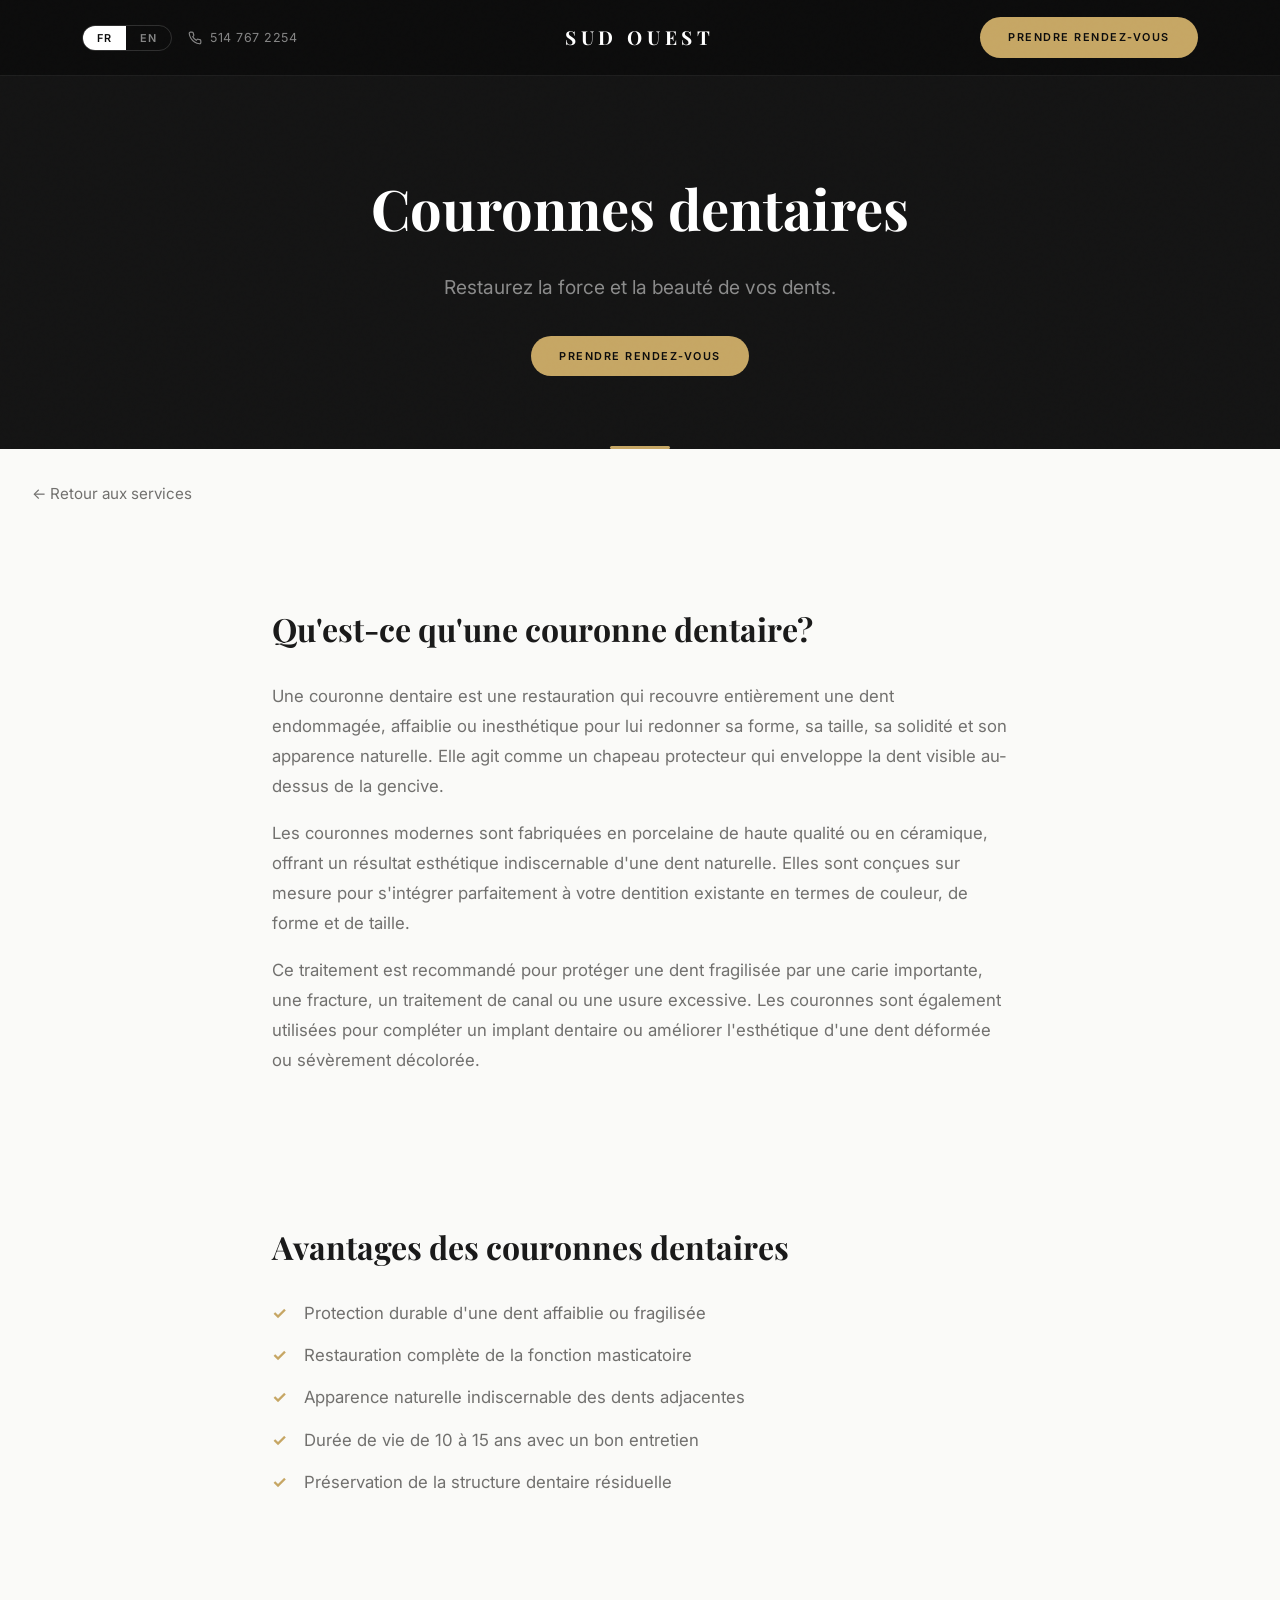
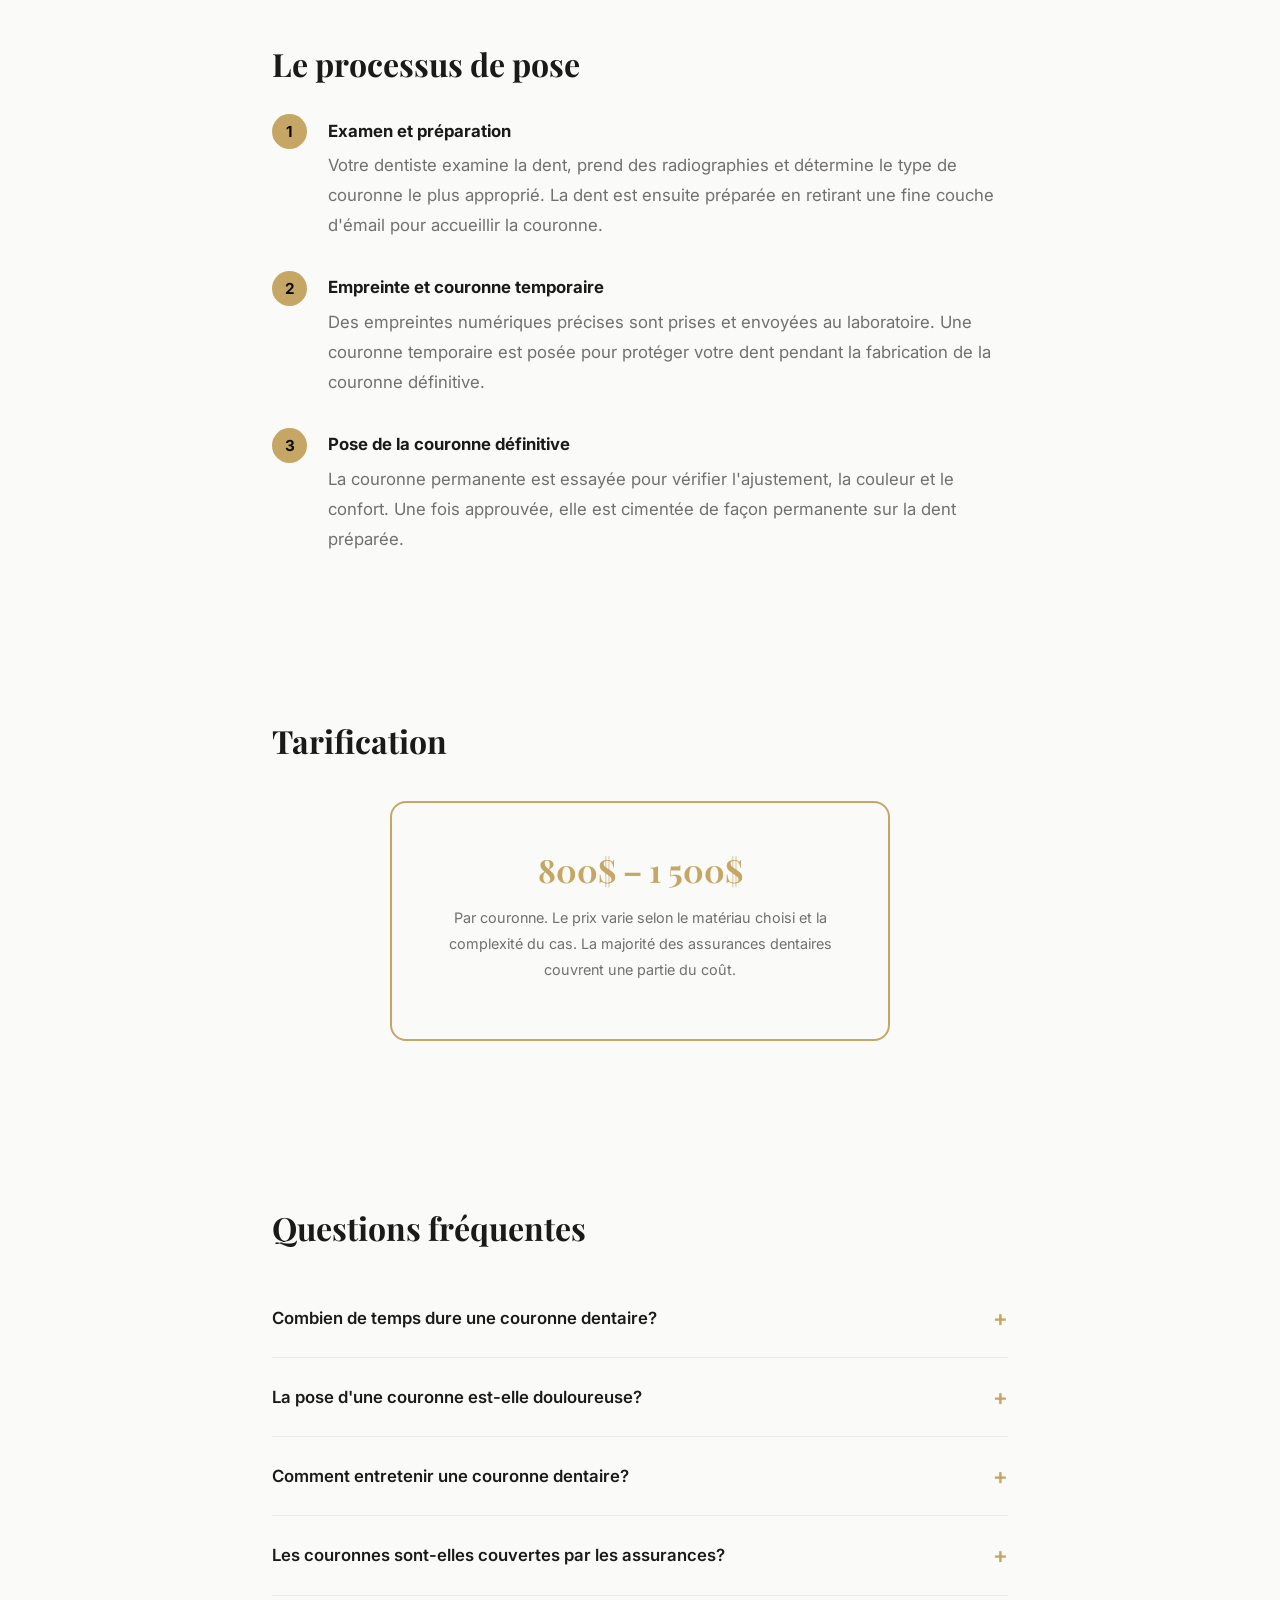
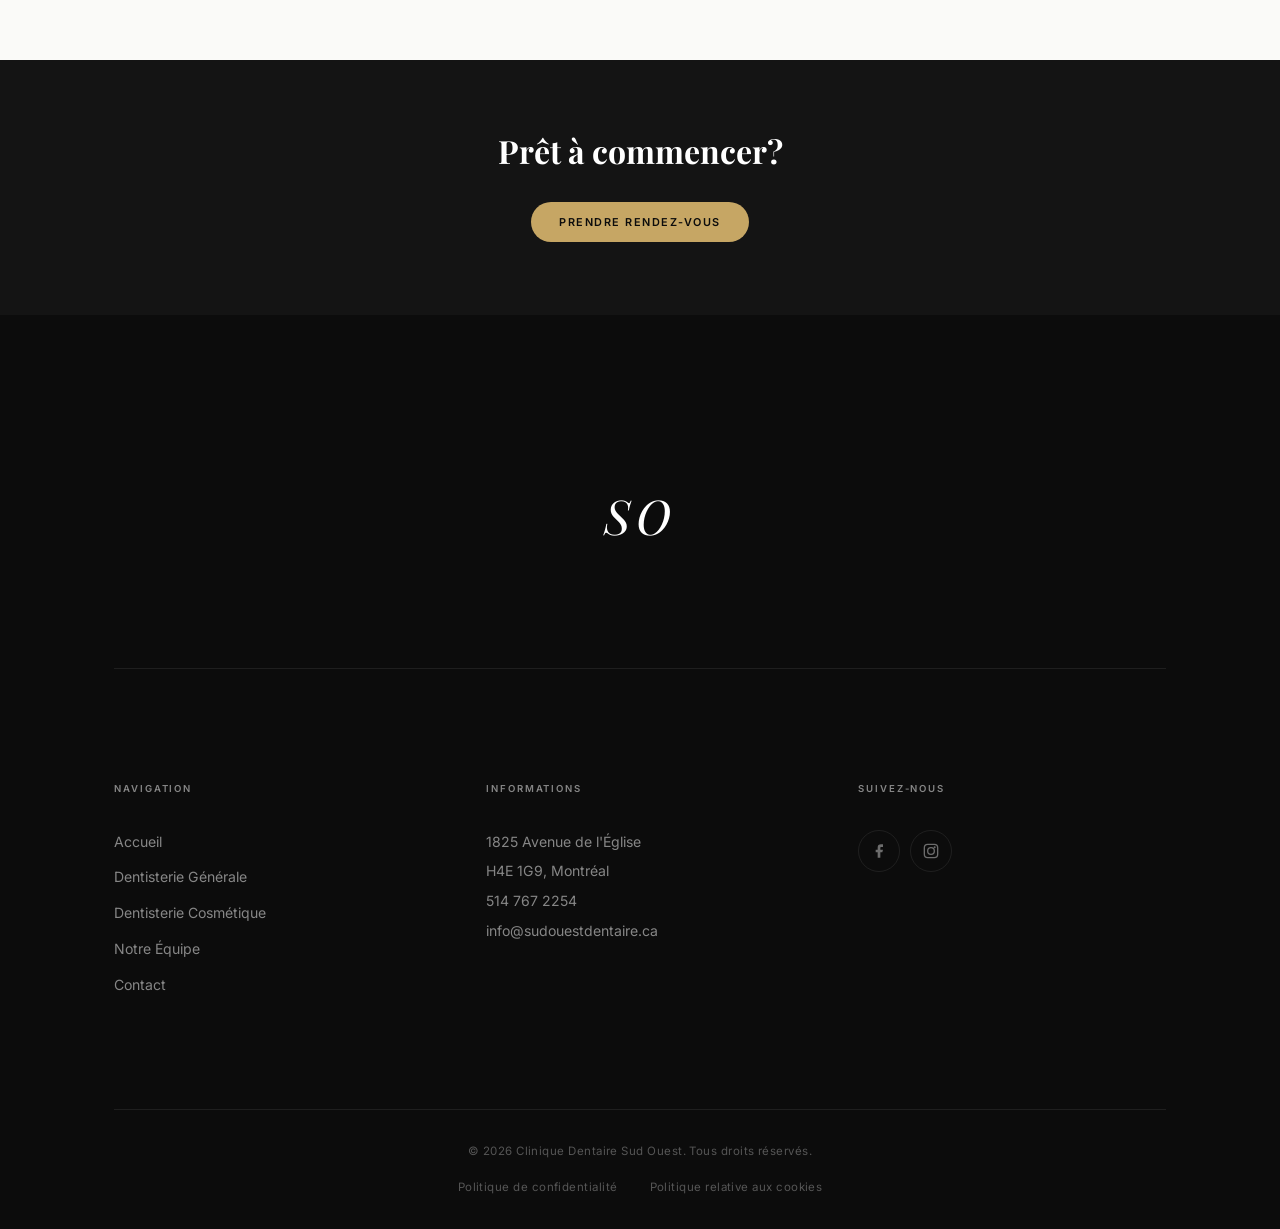
<file: services/couronnes.html>
<!DOCTYPE html>
<html lang="fr" translate="no">
<head>
  <meta charset="UTF-8">
  <meta name="google" content="notranslate">
  <meta name="viewport" content="width=device-width, initial-scale=1.0">
  <title>Couronnes dentaires à Montréal | Clinique Dentaire Sud Ouest</title>
  <meta name="description" content="Couronnes dentaires en porcelaine à Montréal. Restaurez vos dents endommagées avec des couronnes sur mesure. Résultats durables à la Clinique Dentaire Sud Ouest.">

  <!-- Favicon -->
  <link rel="icon" type="image/x-icon" href="../assets/favicon.ico">
  <link rel="icon" type="image/png" sizes="32x32" href="../assets/favicon-32x32.png">
  <link rel="icon" type="image/png" sizes="16x16" href="../assets/favicon-16x16.png">
  <link rel="apple-touch-icon" sizes="180x180" href="../assets/apple-touch-icon.png">

  <link rel="manifest" href="../manifest.json">
  <meta name="theme-color" content="#0c0c0c">

  <!-- Fonts -->
  <link rel="preconnect" href="https://fonts.googleapis.com">
  <link rel="preconnect" href="https://fonts.gstatic.com" crossorigin>
  <link href="https://fonts.googleapis.com/css2?family=Inter:wght@300;400;500;600;700&family=Playfair+Display:ital,wght@0,400;0,700;1,400&display=swap" rel="stylesheet">

  <!-- Styles -->
  <link rel="stylesheet" href="../css/variables.css?v=4">
  <link rel="stylesheet" href="../css/styles.css?v=4">
  <link rel="stylesheet" href="../css/animations.css?v=4">
  <link rel="stylesheet" href="../css/responsive.css?v=4">

  <style>
    .treatment-hero {
      background: var(--dark, #141414);
      padding: 10rem 2rem 4rem;
      text-align: center;
      position: relative;
      min-height: 300px;
      display: flex;
      align-items: center;
      justify-content: center;
    }
    .treatment-hero::after {
      content: '';
      position: absolute;
      bottom: 0;
      left: 50%;
      transform: translateX(-50%);
      width: 60px;
      height: 3px;
      background: var(--gold, #c6a664);
      border-radius: 2px;
    }
    .treatment-hero h1 {
      font-family: 'Playfair Display', serif;
      font-size: clamp(2.2rem, 5vw, 3.5rem);
      color: var(--white, #fff);
      margin-bottom: 1rem;
    }
    .treatment-hero .tagline {
      font-family: 'Inter', sans-serif;
      font-size: clamp(1rem, 2vw, 1.2rem);
      color: var(--text-muted-dark, rgba(255,255,255,0.5));
      margin-bottom: 2rem;
      max-width: 600px;
      margin-left: auto;
      margin-right: auto;
    }
    .treatment-hero .btn-booking { display: inline-block; text-decoration: none; }
    .treatment-section {
      max-width: 800px;
      margin: 0 auto;
      padding: 4rem 2rem;
    }
    .treatment-section h2 {
      font-family: 'Playfair Display', serif;
      font-size: clamp(1.5rem, 3vw, 2rem);
      margin-bottom: 1.5rem;
    }
    .treatment-section p,
    .treatment-section li {
      line-height: 1.8;
      color: var(--text-secondary, #71706e);
      margin-bottom: 1rem;
      font-size: 1.05rem;
    }
    .benefits-list { list-style: none; padding: 0; }
    .benefits-list li { padding-left: 2rem; position: relative; margin-bottom: 0.75rem; }
    .benefits-list li::before { content: '\2713'; position: absolute; left: 0; color: var(--gold, #c6a664); font-weight: 700; }
    .process-steps { list-style: none; padding: 0; counter-reset: step; }
    .process-steps li { counter-increment: step; padding-left: 3.5rem; position: relative; margin-bottom: 2rem; }
    .process-steps li::before {
      content: counter(step);
      position: absolute; left: 0; top: -0.1rem;
      width: 2.2rem; height: 2.2rem; border-radius: 50%;
      background: var(--gold, #c6a664); color: var(--black, #0c0c0c);
      display: flex; align-items: center; justify-content: center;
      font-weight: 700; font-size: 0.95rem;
    }
    .process-steps li strong { display: block; color: var(--text, #1a1a1a); margin-bottom: 0.25rem; }
    .pricing-card {
      border: 2px solid var(--gold, #c6a664);
      border-radius: var(--radius-md, 16px);
      padding: 2.5rem; text-align: center;
      max-width: 500px; margin: 2rem auto;
      background: var(--offwhite, #fafaf8);
    }
    .pricing-card .price-range { font-family: 'Playfair Display', serif; font-size: 2rem; color: var(--gold, #c6a664); font-weight: 700; margin-bottom: 0.5rem; }
    .pricing-card .price-note { font-size: 0.9rem; color: var(--text-secondary, #71706e); }
    .faq-item { border-bottom: 1px solid var(--border-light, rgba(0,0,0,0.06)); }
    .faq-item summary {
      padding: 1.25rem 0; cursor: pointer; font-weight: 600; font-size: 1.05rem;
      list-style: none; display: flex; justify-content: space-between; align-items: center;
      color: var(--text, #1a1a1a);
    }
    .faq-item summary::-webkit-details-marker { display: none; }
    .faq-item summary::after { content: '+'; font-size: 1.4rem; color: var(--gold, #c6a664); transition: transform 0.3s; }
    .faq-item[open] summary::after { content: '\2212'; }
    .faq-item .faq-answer { padding: 0 0 1.5rem; line-height: 1.8; color: var(--text-secondary, #71706e); }
    .treatment-cta { background: var(--dark, #141414); padding: 4rem 2rem; text-align: center; }
    .treatment-cta h2 { font-family: 'Playfair Display', serif; font-size: clamp(1.5rem, 3vw, 2rem); color: var(--white, #fff); margin-bottom: 1.5rem; }
    .treatment-cta .btn-booking { display: inline-block; text-decoration: none; }
    .back-link { display: inline-block; margin: 2rem; color: var(--text-secondary, #71706e); text-decoration: none; font-size: 0.95rem; transition: color 0.3s; }
    .back-link:hover { color: var(--gold, #c6a664); }
  </style>
</head>
<body>

  <!-- ==================== NAVIGATION ==================== -->
  <nav class="nav" aria-label="Main navigation">
    <div class="nav-inner">
      <div class="nav-left">
        <div class="lang-switcher">
          <button class="lang-btn is-active" data-lang-switch="fr" aria-label="Français">FR</button>
          <button class="lang-btn" data-lang-switch="en" aria-label="English">EN</button>
        </div>
        <a href="tel:5147672254" class="nav-phone">
          <svg aria-hidden="true" viewBox="0 0 24 24" fill="none" stroke="currentColor" stroke-width="2" stroke-linecap="round" stroke-linejoin="round"><path d="M22 16.92v3a2 2 0 0 1-2.18 2 19.79 19.79 0 0 1-8.63-3.07 19.5 19.5 0 0 1-6-6 19.79 19.79 0 0 1-3.07-8.67A2 2 0 0 1 4.11 2h3a2 2 0 0 1 2 1.72 12.84 12.84 0 0 0 .7 2.81 2 2 0 0 1-.45 2.11L8.09 9.91a16 16 0 0 0 6 6l1.27-1.27a2 2 0 0 1 2.11-.45 12.84 12.84 0 0 0 2.81.7A2 2 0 0 1 22 16.92z"/></svg>
          <span data-i18n="nav.phone">514 767 2254</span>
        </a>
      </div>
      <a href="../index.html" class="nav-wordmark">SUD OUEST</a>
      <div class="nav-actions-desktop">
        <a href="https://www.docclik.com/fr/clinic/12142/booking" class="btn-booking magnetic" data-i18n-href="booking.url" target="_blank" rel="noopener noreferrer" data-i18n="nav.booking">PRENDRE RENDEZ-VOUS</a>
      </div>
      <div class="nav-actions-mobile">
        <a href="../index.html" class="btn-booking" style="font-size: 0.75rem; padding: 0.5rem 1rem;" data-i18n="legal.back_home">ACCUEIL</a>
      </div>
    </div>
  </nav>

  <main>
    <!-- Hero -->
    <section class="treatment-hero">
      <div>
        <h1 data-i18n="couronnes.hero_title">Couronnes dentaires</h1>
        <p class="tagline" data-i18n="couronnes.hero_tagline">Restaurez la force et la beauté de vos dents.</p>
        <a href="https://www.docclik.com/fr/clinic/12142/booking" class="btn-booking" data-i18n-href="booking.url" target="_blank" rel="noopener noreferrer" data-i18n="couronnes.hero_cta">PRENDRE RENDEZ-VOUS</a>
      </div>
    </section>

    <a href="../index.html#services" class="back-link" data-i18n="services.back_link">&larr; Retour aux services</a>

    <!-- What is it -->
    <section class="treatment-section">
      <h2 data-i18n="couronnes.what_title">Qu'est-ce qu'une couronne dentaire?</h2>
      <p data-i18n="couronnes.what_p1">Une couronne dentaire est une restauration qui recouvre entièrement une dent endommagée, affaiblie ou inesthétique pour lui redonner sa forme, sa taille, sa solidité et son apparence naturelle. Elle agit comme un chapeau protecteur qui enveloppe la dent visible au-dessus de la gencive.</p>
      <p data-i18n="couronnes.what_p2">Les couronnes modernes sont fabriquées en porcelaine de haute qualité ou en céramique, offrant un résultat esthétique indiscernable d'une dent naturelle. Elles sont conçues sur mesure pour s'intégrer parfaitement à votre dentition existante en termes de couleur, de forme et de taille.</p>
      <p data-i18n="couronnes.what_p3">Ce traitement est recommandé pour protéger une dent fragilisée par une carie importante, une fracture, un traitement de canal ou une usure excessive. Les couronnes sont également utilisées pour compléter un implant dentaire ou améliorer l'esthétique d'une dent déformée ou sévèrement décolorée.</p>
    </section>

    <!-- Benefits -->
    <section class="treatment-section">
      <h2 data-i18n="couronnes.benefits_title">Avantages des couronnes dentaires</h2>
      <ul class="benefits-list">
        <li data-i18n="couronnes.benefit_1">Protection durable d'une dent affaiblie ou fragilisée</li>
        <li data-i18n="couronnes.benefit_2">Restauration complète de la fonction masticatoire</li>
        <li data-i18n="couronnes.benefit_3">Apparence naturelle indiscernable des dents adjacentes</li>
        <li data-i18n="couronnes.benefit_4">Durée de vie de 10 à 15 ans avec un bon entretien</li>
        <li data-i18n="couronnes.benefit_5">Préservation de la structure dentaire résiduelle</li>
      </ul>
    </section>

    <!-- Process -->
    <section class="treatment-section">
      <h2 data-i18n="couronnes.process_title">Le processus de pose</h2>
      <ol class="process-steps">
        <li>
          <strong data-i18n="couronnes.step1_title">Examen et préparation</strong>
          <span data-i18n="couronnes.step1_desc">Votre dentiste examine la dent, prend des radiographies et détermine le type de couronne le plus approprié. La dent est ensuite préparée en retirant une fine couche d'émail pour accueillir la couronne.</span>
        </li>
        <li>
          <strong data-i18n="couronnes.step2_title">Empreinte et couronne temporaire</strong>
          <span data-i18n="couronnes.step2_desc">Des empreintes numériques précises sont prises et envoyées au laboratoire. Une couronne temporaire est posée pour protéger votre dent pendant la fabrication de la couronne définitive.</span>
        </li>
        <li>
          <strong data-i18n="couronnes.step3_title">Pose de la couronne définitive</strong>
          <span data-i18n="couronnes.step3_desc">La couronne permanente est essayée pour vérifier l'ajustement, la couleur et le confort. Une fois approuvée, elle est cimentée de façon permanente sur la dent préparée.</span>
        </li>
      </ol>
    </section>

    <!-- Pricing -->
    <section class="treatment-section">
      <h2 data-i18n="couronnes.pricing_title">Tarification</h2>
      <div class="pricing-card">
        <div class="price-range" data-i18n="couronnes.price_range">800$ &ndash; 1 500$</div>
        <p class="price-note" data-i18n="couronnes.price_note">Par couronne. Le prix varie selon le matériau choisi et la complexité du cas. La majorité des assurances dentaires couvrent une partie du coût.</p>
      </div>
    </section>

    <!-- FAQ -->
    <section class="treatment-section">
      <h2 data-i18n="couronnes.faq_title">Questions fréquentes</h2>

      <details class="faq-item">
        <summary data-i18n="couronnes.faq1_q">Combien de temps dure une couronne dentaire?</summary>
        <p class="faq-answer" data-i18n="couronnes.faq1_a">Une couronne en porcelaine bien entretenue dure en moyenne de 10 à 15 ans, et parfois beaucoup plus. Sa longévité dépend de votre hygiène buccale, de vos habitudes alimentaires et des visites régulières chez le dentiste.</p>
      </details>

      <details class="faq-item">
        <summary data-i18n="couronnes.faq2_q">La pose d'une couronne est-elle douloureuse?</summary>
        <p class="faq-answer" data-i18n="couronnes.faq2_a">La procédure est réalisée sous anesthésie locale et est donc indolore. Après la séance, une sensibilité légère peut survenir pendant quelques jours, mais elle est facilement gérable avec des analgésiques courants.</p>
      </details>

      <details class="faq-item">
        <summary data-i18n="couronnes.faq3_q">Comment entretenir une couronne dentaire?</summary>
        <p class="faq-answer" data-i18n="couronnes.faq3_a">L'entretien d'une couronne est identique à celui de vos dents naturelles : brossage deux fois par jour, utilisation de la soie dentaire quotidiennement et visites régulières chez le dentiste pour des examens et nettoyages professionnels.</p>
      </details>

      <details class="faq-item">
        <summary data-i18n="couronnes.faq4_q">Les couronnes sont-elles couvertes par les assurances?</summary>
        <p class="faq-answer" data-i18n="couronnes.faq4_a">La plupart des régimes d'assurance dentaire couvrent une partie substantielle du coût des couronnes, généralement entre 50% et 80%. Notre équipe peut vous aider à vérifier votre couverture et à maximiser vos remboursements.</p>
      </details>
    </section>

    <!-- Bottom CTA -->
    <section class="treatment-cta">
      <h2 data-i18n="couronnes.cta_title">Prêt à commencer?</h2>
      <a href="https://www.docclik.com/fr/clinic/12142/booking" class="btn-booking" data-i18n-href="booking.url" target="_blank" rel="noopener noreferrer" data-i18n="couronnes.cta_button">PRENDRE RENDEZ-VOUS</a>
    </section>
  </main>

  <!-- ==================== FOOTER ==================== -->
  <footer class="footer">
    <div class="container">
      <div class="footer-top">
        <div class="footer-wordmark">SO</div>
      </div>
      <div class="footer-grid">
        <div class="footer-col">
          <h4 data-i18n="footer.nav_title">Navigation</h4>
          <div class="footer-links">
            <a href="../index.html" data-i18n="footer.link_home">Accueil</a>
            <a href="../index.html#services" data-i18n="footer.link_general">Dentisterie Générale</a>
            <a href="../index.html#cosmetic" data-i18n="footer.link_cosmetic">Dentisterie Cosmétique</a>
            <a href="../index.html#team" data-i18n="footer.link_team">Notre Équipe</a>
            <a href="../index.html#contact" data-i18n="footer.link_contact">Contact</a>
          </div>
        </div>
        <div class="footer-col">
          <h4 data-i18n="footer.info_title">Informations</h4>
          <div class="footer-info">
            <p data-i18n="contact.address_line1">1825 Avenue de l'Église</p>
            <p data-i18n="contact.address_line2">H4E 1G9, Montréal</p>
            <p><a href="tel:5147672254" data-i18n="contact.phone">514 767 2254</a></p>
            <p><a href="mailto:info@sudouestdentaire.ca">info@sudouestdentaire.ca</a></p>
          </div>
        </div>
        <div class="footer-col">
          <h4 data-i18n="footer.follow_title">Suivez-nous</h4>
          <div class="footer-social">
            <a href="https://www.facebook.com/sudouestdentaire/" class="social-link" target="_blank" rel="noopener noreferrer" aria-label="Facebook">
              <svg viewBox="0 0 24 24"><path d="M18 2h-3a5 5 0 0 0-5 5v3H7v4h3v8h4v-8h3l1-4h-4V7a1 1 0 0 1 1-1h3z"/></svg>
            </a>
            <a href="https://www.instagram.com/sudouest_dentaire/" class="social-link" target="_blank" rel="noopener noreferrer" aria-label="Instagram">
              <svg class="icon-instagram" viewBox="0 0 24 24"><rect x="2" y="2" width="20" height="20" rx="5" ry="5"/><circle cx="12" cy="12" r="5"/><circle class="icon-dot" cx="17.5" cy="6.5" r="1.5"/></svg>
            </a>
          </div>
        </div>
      </div>
      <div class="footer-bottom">
        <p data-i18n="footer.copyright">&copy; 2026 Clinique Dentaire Sud Ouest. Tous droits réservés.</p>
        <div class="footer-legal">
          <a href="../confidentialite.html" data-i18n="footer.link_privacy">Politique de confidentialité</a>
          <a href="../cookies.html" data-i18n="footer.link_cookies">Politique relative aux cookies</a>
        </div>
      </div>
    </div>
  </footer>

  <script src="../js/i18n.js"></script>
  <script>I18n.init();</script>
</body>
</html>
</file>
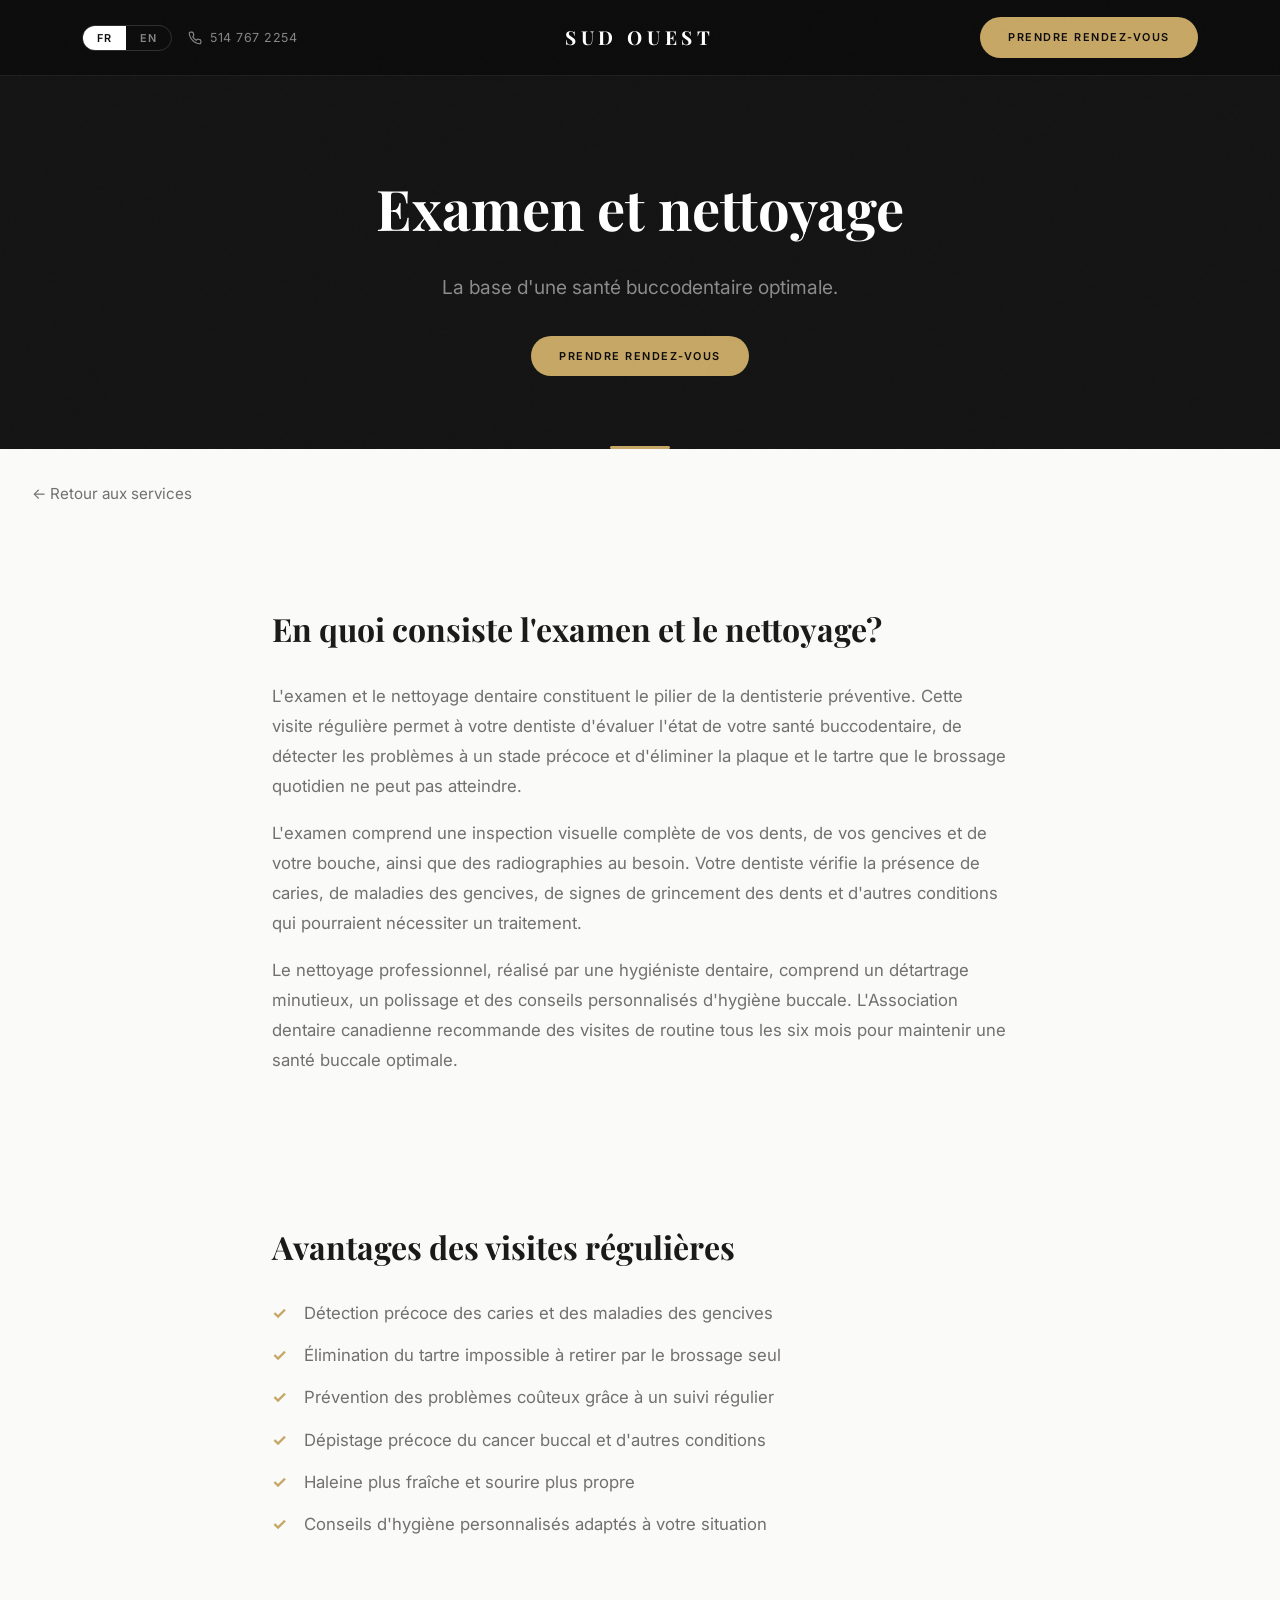
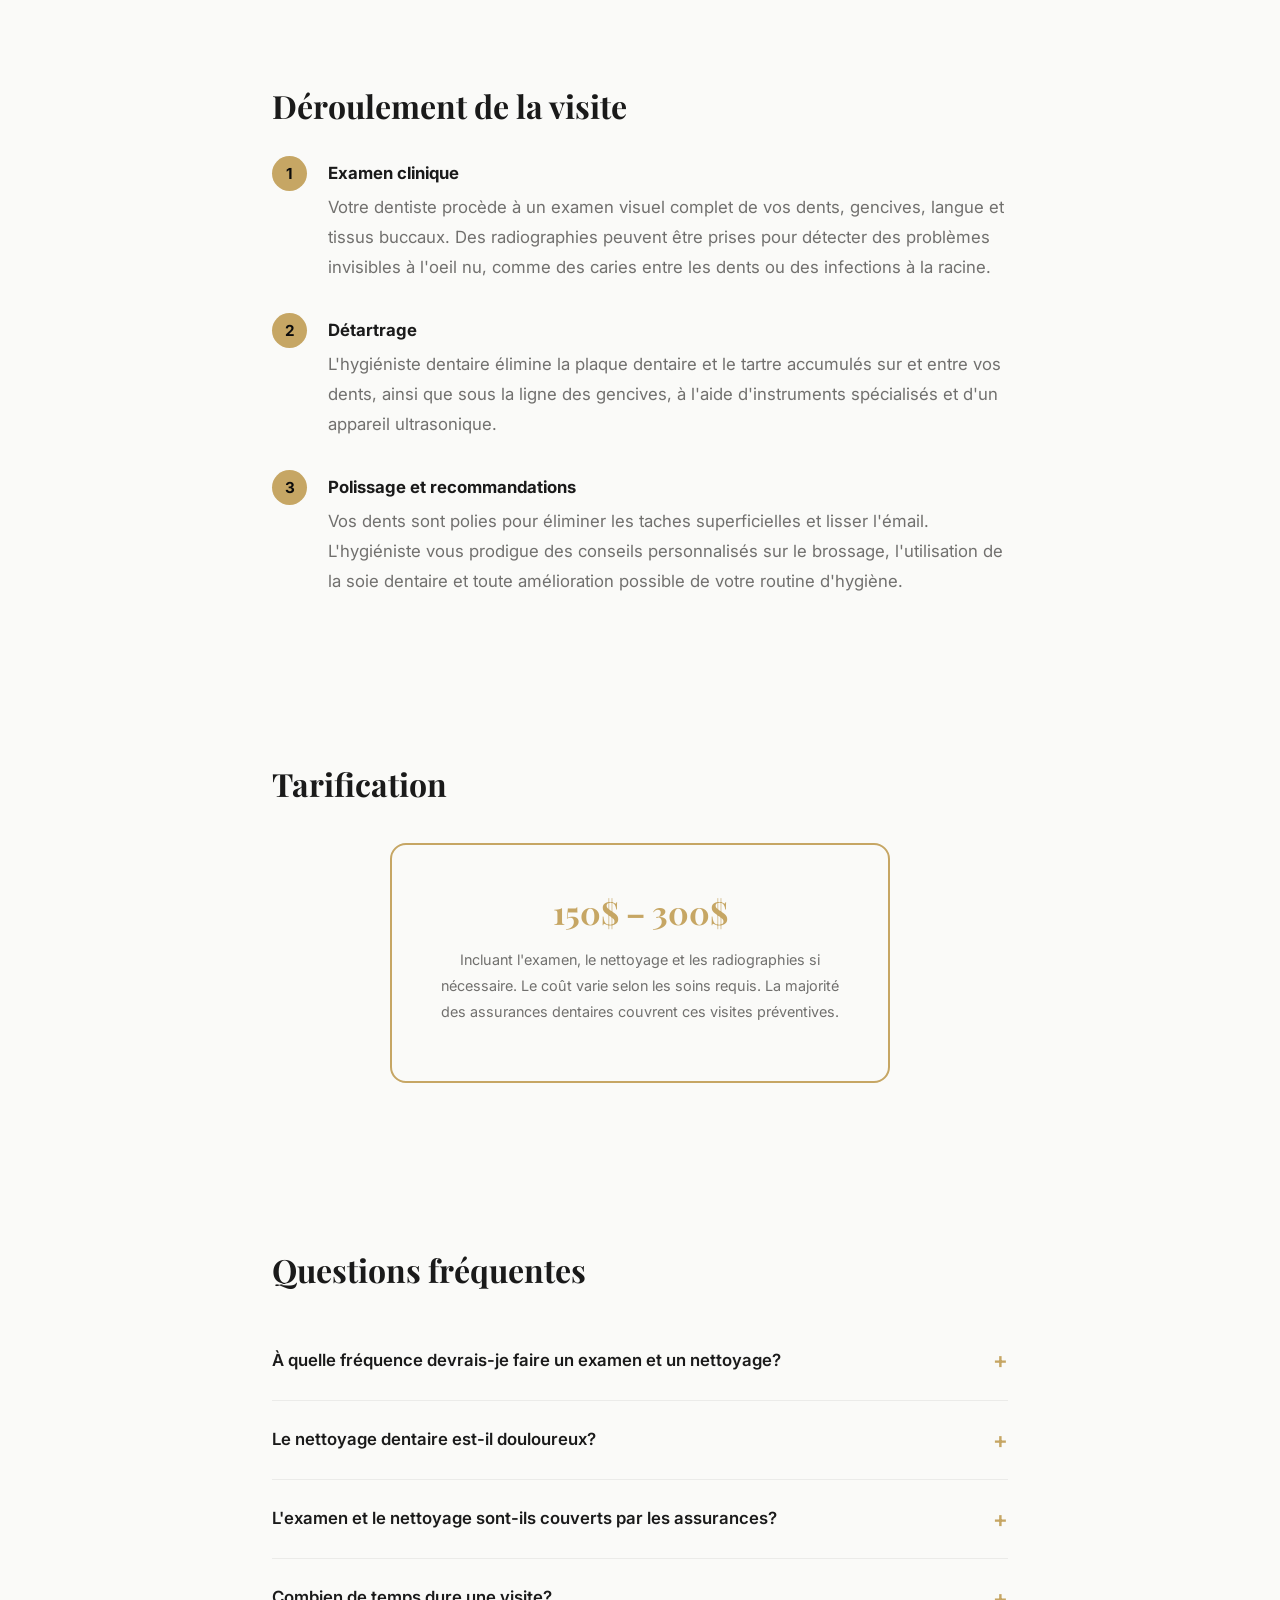
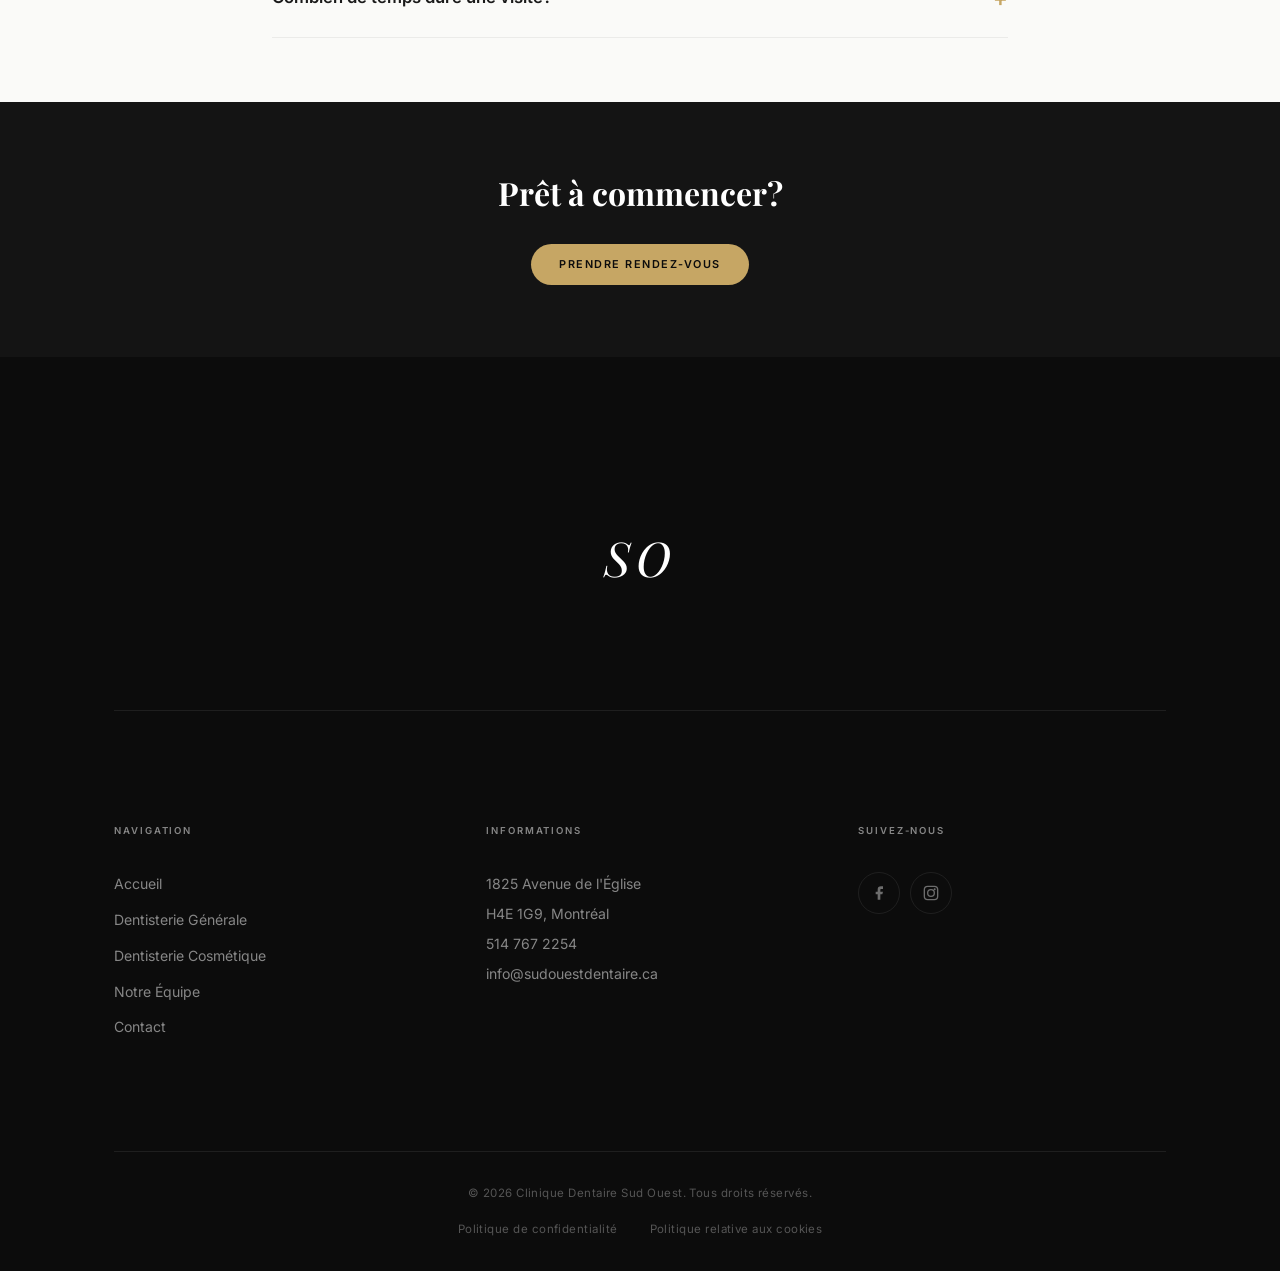
<file: services/examen-nettoyage.html>
<!DOCTYPE html>
<html lang="fr" translate="no">
<head>
  <meta charset="UTF-8">
  <meta name="google" content="notranslate">
  <meta name="viewport" content="width=device-width, initial-scale=1.0">
  <title>Examen et nettoyage dentaire à Montréal | Clinique Dentaire Sud Ouest</title>
  <meta name="description" content="Examen et nettoyage dentaire professionnel à Montréal. Prévenez les problèmes buccodentaires avec des soins réguliers à la Clinique Dentaire Sud Ouest.">

  <!-- Favicon -->
  <link rel="icon" type="image/x-icon" href="../assets/favicon.ico">
  <link rel="icon" type="image/png" sizes="32x32" href="../assets/favicon-32x32.png">
  <link rel="icon" type="image/png" sizes="16x16" href="../assets/favicon-16x16.png">
  <link rel="apple-touch-icon" sizes="180x180" href="../assets/apple-touch-icon.png">

  <link rel="manifest" href="../manifest.json">
  <meta name="theme-color" content="#0c0c0c">

  <!-- Fonts -->
  <link rel="preconnect" href="https://fonts.googleapis.com">
  <link rel="preconnect" href="https://fonts.gstatic.com" crossorigin>
  <link href="https://fonts.googleapis.com/css2?family=Inter:wght@300;400;500;600;700&family=Playfair+Display:ital,wght@0,400;0,700;1,400&display=swap" rel="stylesheet">

  <!-- Styles -->
  <link rel="stylesheet" href="../css/variables.css?v=4">
  <link rel="stylesheet" href="../css/styles.css?v=4">
  <link rel="stylesheet" href="../css/animations.css?v=4">
  <link rel="stylesheet" href="../css/responsive.css?v=4">

  <style>
    .treatment-hero {
      background: var(--dark, #141414);
      padding: 10rem 2rem 4rem;
      text-align: center;
      position: relative;
      min-height: 300px;
      display: flex;
      align-items: center;
      justify-content: center;
    }
    .treatment-hero::after {
      content: '';
      position: absolute;
      bottom: 0;
      left: 50%;
      transform: translateX(-50%);
      width: 60px;
      height: 3px;
      background: var(--gold, #c6a664);
      border-radius: 2px;
    }
    .treatment-hero h1 {
      font-family: 'Playfair Display', serif;
      font-size: clamp(2.2rem, 5vw, 3.5rem);
      color: var(--white, #fff);
      margin-bottom: 1rem;
    }
    .treatment-hero .tagline {
      font-family: 'Inter', sans-serif;
      font-size: clamp(1rem, 2vw, 1.2rem);
      color: var(--text-muted-dark, rgba(255,255,255,0.5));
      margin-bottom: 2rem;
      max-width: 600px;
      margin-left: auto;
      margin-right: auto;
    }
    .treatment-hero .btn-booking { display: inline-block; text-decoration: none; }
    .treatment-section {
      max-width: 800px;
      margin: 0 auto;
      padding: 4rem 2rem;
    }
    .treatment-section h2 {
      font-family: 'Playfair Display', serif;
      font-size: clamp(1.5rem, 3vw, 2rem);
      margin-bottom: 1.5rem;
    }
    .treatment-section p,
    .treatment-section li {
      line-height: 1.8;
      color: var(--text-secondary, #71706e);
      margin-bottom: 1rem;
      font-size: 1.05rem;
    }
    .benefits-list { list-style: none; padding: 0; }
    .benefits-list li { padding-left: 2rem; position: relative; margin-bottom: 0.75rem; }
    .benefits-list li::before { content: '\2713'; position: absolute; left: 0; color: var(--gold, #c6a664); font-weight: 700; }
    .process-steps { list-style: none; padding: 0; counter-reset: step; }
    .process-steps li { counter-increment: step; padding-left: 3.5rem; position: relative; margin-bottom: 2rem; }
    .process-steps li::before {
      content: counter(step);
      position: absolute; left: 0; top: -0.1rem;
      width: 2.2rem; height: 2.2rem; border-radius: 50%;
      background: var(--gold, #c6a664); color: var(--black, #0c0c0c);
      display: flex; align-items: center; justify-content: center;
      font-weight: 700; font-size: 0.95rem;
    }
    .process-steps li strong { display: block; color: var(--text, #1a1a1a); margin-bottom: 0.25rem; }
    .pricing-card {
      border: 2px solid var(--gold, #c6a664);
      border-radius: var(--radius-md, 16px);
      padding: 2.5rem; text-align: center;
      max-width: 500px; margin: 2rem auto;
      background: var(--offwhite, #fafaf8);
    }
    .pricing-card .price-range { font-family: 'Playfair Display', serif; font-size: 2rem; color: var(--gold, #c6a664); font-weight: 700; margin-bottom: 0.5rem; }
    .pricing-card .price-note { font-size: 0.9rem; color: var(--text-secondary, #71706e); }
    .faq-item { border-bottom: 1px solid var(--border-light, rgba(0,0,0,0.06)); }
    .faq-item summary {
      padding: 1.25rem 0; cursor: pointer; font-weight: 600; font-size: 1.05rem;
      list-style: none; display: flex; justify-content: space-between; align-items: center;
      color: var(--text, #1a1a1a);
    }
    .faq-item summary::-webkit-details-marker { display: none; }
    .faq-item summary::after { content: '+'; font-size: 1.4rem; color: var(--gold, #c6a664); transition: transform 0.3s; }
    .faq-item[open] summary::after { content: '\2212'; }
    .faq-item .faq-answer { padding: 0 0 1.5rem; line-height: 1.8; color: var(--text-secondary, #71706e); }
    .treatment-cta { background: var(--dark, #141414); padding: 4rem 2rem; text-align: center; }
    .treatment-cta h2 { font-family: 'Playfair Display', serif; font-size: clamp(1.5rem, 3vw, 2rem); color: var(--white, #fff); margin-bottom: 1.5rem; }
    .treatment-cta .btn-booking { display: inline-block; text-decoration: none; }
    .back-link { display: inline-block; margin: 2rem; color: var(--text-secondary, #71706e); text-decoration: none; font-size: 0.95rem; transition: color 0.3s; }
    .back-link:hover { color: var(--gold, #c6a664); }
  </style>
</head>
<body>

  <!-- ==================== NAVIGATION ==================== -->
  <nav class="nav" aria-label="Main navigation">
    <div class="nav-inner">
      <div class="nav-left">
        <div class="lang-switcher">
          <button class="lang-btn is-active" data-lang-switch="fr" aria-label="Français">FR</button>
          <button class="lang-btn" data-lang-switch="en" aria-label="English">EN</button>
        </div>
        <a href="tel:5147672254" class="nav-phone">
          <svg aria-hidden="true" viewBox="0 0 24 24" fill="none" stroke="currentColor" stroke-width="2" stroke-linecap="round" stroke-linejoin="round"><path d="M22 16.92v3a2 2 0 0 1-2.18 2 19.79 19.79 0 0 1-8.63-3.07 19.5 19.5 0 0 1-6-6 19.79 19.79 0 0 1-3.07-8.67A2 2 0 0 1 4.11 2h3a2 2 0 0 1 2 1.72 12.84 12.84 0 0 0 .7 2.81 2 2 0 0 1-.45 2.11L8.09 9.91a16 16 0 0 0 6 6l1.27-1.27a2 2 0 0 1 2.11-.45 12.84 12.84 0 0 0 2.81.7A2 2 0 0 1 22 16.92z"/></svg>
          <span data-i18n="nav.phone">514 767 2254</span>
        </a>
      </div>
      <a href="../index.html" class="nav-wordmark">SUD OUEST</a>
      <div class="nav-actions-desktop">
        <a href="https://www.docclik.com/fr/clinic/12142/booking" class="btn-booking magnetic" data-i18n-href="booking.url" target="_blank" rel="noopener noreferrer" data-i18n="nav.booking">PRENDRE RENDEZ-VOUS</a>
      </div>
      <div class="nav-actions-mobile">
        <a href="../index.html" class="btn-booking" style="font-size: 0.75rem; padding: 0.5rem 1rem;" data-i18n="legal.back_home">ACCUEIL</a>
      </div>
    </div>
  </nav>

  <main>
    <!-- Hero -->
    <section class="treatment-hero">
      <div>
        <h1 data-i18n="examen.hero_title">Examen et nettoyage</h1>
        <p class="tagline" data-i18n="examen.hero_tagline">La base d'une santé buccodentaire optimale.</p>
        <a href="https://www.docclik.com/fr/clinic/12142/booking" class="btn-booking" data-i18n-href="booking.url" target="_blank" rel="noopener noreferrer" data-i18n="examen.hero_cta">PRENDRE RENDEZ-VOUS</a>
      </div>
    </section>

    <a href="../index.html#services" class="back-link" data-i18n="services.back_link">&larr; Retour aux services</a>

    <!-- What is it -->
    <section class="treatment-section">
      <h2 data-i18n="examen.what_title">En quoi consiste l'examen et le nettoyage?</h2>
      <p data-i18n="examen.what_p1">L'examen et le nettoyage dentaire constituent le pilier de la dentisterie préventive. Cette visite régulière permet à votre dentiste d'évaluer l'état de votre santé buccodentaire, de détecter les problèmes à un stade précoce et d'éliminer la plaque et le tartre que le brossage quotidien ne peut pas atteindre.</p>
      <p data-i18n="examen.what_p2">L'examen comprend une inspection visuelle complète de vos dents, de vos gencives et de votre bouche, ainsi que des radiographies au besoin. Votre dentiste vérifie la présence de caries, de maladies des gencives, de signes de grincement des dents et d'autres conditions qui pourraient nécessiter un traitement.</p>
      <p data-i18n="examen.what_p3">Le nettoyage professionnel, réalisé par une hygiéniste dentaire, comprend un détartrage minutieux, un polissage et des conseils personnalisés d'hygiène buccale. L'Association dentaire canadienne recommande des visites de routine tous les six mois pour maintenir une santé buccale optimale.</p>
    </section>

    <!-- Benefits -->
    <section class="treatment-section">
      <h2 data-i18n="examen.benefits_title">Avantages des visites régulières</h2>
      <ul class="benefits-list">
        <li data-i18n="examen.benefit_1">Détection précoce des caries et des maladies des gencives</li>
        <li data-i18n="examen.benefit_2">Élimination du tartre impossible à retirer par le brossage seul</li>
        <li data-i18n="examen.benefit_3">Prévention des problèmes coûteux grâce à un suivi régulier</li>
        <li data-i18n="examen.benefit_4">Dépistage précoce du cancer buccal et d'autres conditions</li>
        <li data-i18n="examen.benefit_5">Haleine plus fraîche et sourire plus propre</li>
        <li data-i18n="examen.benefit_6">Conseils d'hygiène personnalisés adaptés à votre situation</li>
      </ul>
    </section>

    <!-- Process -->
    <section class="treatment-section">
      <h2 data-i18n="examen.process_title">Déroulement de la visite</h2>
      <ol class="process-steps">
        <li>
          <strong data-i18n="examen.step1_title">Examen clinique</strong>
          <span data-i18n="examen.step1_desc">Votre dentiste procède à un examen visuel complet de vos dents, gencives, langue et tissus buccaux. Des radiographies peuvent être prises pour détecter des problèmes invisibles à l'oeil nu, comme des caries entre les dents ou des infections à la racine.</span>
        </li>
        <li>
          <strong data-i18n="examen.step2_title">Détartrage</strong>
          <span data-i18n="examen.step2_desc">L'hygiéniste dentaire élimine la plaque dentaire et le tartre accumulés sur et entre vos dents, ainsi que sous la ligne des gencives, à l'aide d'instruments spécialisés et d'un appareil ultrasonique.</span>
        </li>
        <li>
          <strong data-i18n="examen.step3_title">Polissage et recommandations</strong>
          <span data-i18n="examen.step3_desc">Vos dents sont polies pour éliminer les taches superficielles et lisser l'émail. L'hygiéniste vous prodigue des conseils personnalisés sur le brossage, l'utilisation de la soie dentaire et toute amélioration possible de votre routine d'hygiène.</span>
        </li>
      </ol>
    </section>

    <!-- Pricing -->
    <section class="treatment-section">
      <h2 data-i18n="examen.pricing_title">Tarification</h2>
      <div class="pricing-card">
        <div class="price-range" data-i18n="examen.price_range">150$ &ndash; 300$</div>
        <p class="price-note" data-i18n="examen.price_note">Incluant l'examen, le nettoyage et les radiographies si nécessaire. Le coût varie selon les soins requis. La majorité des assurances dentaires couvrent ces visites préventives.</p>
      </div>
    </section>

    <!-- FAQ -->
    <section class="treatment-section">
      <h2 data-i18n="examen.faq_title">Questions fréquentes</h2>

      <details class="faq-item">
        <summary data-i18n="examen.faq1_q">À quelle fréquence devrais-je faire un examen et un nettoyage?</summary>
        <p class="faq-answer" data-i18n="examen.faq1_a">La recommandation générale est de visiter votre dentiste tous les six mois. Cependant, certaines personnes présentant des facteurs de risque (maladie des gencives, diabète, tabagisme) pourraient bénéficier de visites plus fréquentes, comme tous les trois à quatre mois.</p>
      </details>

      <details class="faq-item">
        <summary data-i18n="examen.faq2_q">Le nettoyage dentaire est-il douloureux?</summary>
        <p class="faq-answer" data-i18n="examen.faq2_a">Le nettoyage est généralement indolore. Si vous avez les gencives sensibles ou si du tartre s'est accumulé en quantité importante, une légère sensibilité peut être ressentie. N'hésitez pas à en informer votre hygiéniste, qui ajustera sa technique en conséquence.</p>
      </details>

      <details class="faq-item">
        <summary data-i18n="examen.faq3_q">L'examen et le nettoyage sont-ils couverts par les assurances?</summary>
        <p class="faq-answer" data-i18n="examen.faq3_a">Oui, la grande majorité des régimes d'assurance dentaire couvrent les examens de routine et les nettoyages professionnels, habituellement deux fois par année. Nous vous recommandons de vérifier les détails de votre couverture. Les enfants de moins de 10 ans sont couverts par la RAMQ.</p>
      </details>

      <details class="faq-item">
        <summary data-i18n="examen.faq4_q">Combien de temps dure une visite?</summary>
        <p class="faq-answer" data-i18n="examen.faq4_a">Une visite d'examen et de nettoyage dure habituellement entre 45 minutes et une heure. La durée peut varier si des radiographies supplémentaires sont nécessaires ou si un nettoyage plus approfondi est requis.</p>
      </details>
    </section>

    <!-- Bottom CTA -->
    <section class="treatment-cta">
      <h2 data-i18n="examen.cta_title">Prêt à commencer?</h2>
      <a href="https://www.docclik.com/fr/clinic/12142/booking" class="btn-booking" data-i18n-href="booking.url" target="_blank" rel="noopener noreferrer" data-i18n="examen.cta_button">PRENDRE RENDEZ-VOUS</a>
    </section>
  </main>

  <!-- ==================== FOOTER ==================== -->
  <footer class="footer">
    <div class="container">
      <div class="footer-top">
        <div class="footer-wordmark">SO</div>
      </div>
      <div class="footer-grid">
        <div class="footer-col">
          <h4 data-i18n="footer.nav_title">Navigation</h4>
          <div class="footer-links">
            <a href="../index.html" data-i18n="footer.link_home">Accueil</a>
            <a href="../index.html#services" data-i18n="footer.link_general">Dentisterie Générale</a>
            <a href="../index.html#cosmetic" data-i18n="footer.link_cosmetic">Dentisterie Cosmétique</a>
            <a href="../index.html#team" data-i18n="footer.link_team">Notre Équipe</a>
            <a href="../index.html#contact" data-i18n="footer.link_contact">Contact</a>
          </div>
        </div>
        <div class="footer-col">
          <h4 data-i18n="footer.info_title">Informations</h4>
          <div class="footer-info">
            <p data-i18n="contact.address_line1">1825 Avenue de l'Église</p>
            <p data-i18n="contact.address_line2">H4E 1G9, Montréal</p>
            <p><a href="tel:5147672254" data-i18n="contact.phone">514 767 2254</a></p>
            <p><a href="mailto:info@sudouestdentaire.ca">info@sudouestdentaire.ca</a></p>
          </div>
        </div>
        <div class="footer-col">
          <h4 data-i18n="footer.follow_title">Suivez-nous</h4>
          <div class="footer-social">
            <a href="https://www.facebook.com/sudouestdentaire/" class="social-link" target="_blank" rel="noopener noreferrer" aria-label="Facebook">
              <svg viewBox="0 0 24 24"><path d="M18 2h-3a5 5 0 0 0-5 5v3H7v4h3v8h4v-8h3l1-4h-4V7a1 1 0 0 1 1-1h3z"/></svg>
            </a>
            <a href="https://www.instagram.com/sudouest_dentaire/" class="social-link" target="_blank" rel="noopener noreferrer" aria-label="Instagram">
              <svg class="icon-instagram" viewBox="0 0 24 24"><rect x="2" y="2" width="20" height="20" rx="5" ry="5"/><circle cx="12" cy="12" r="5"/><circle class="icon-dot" cx="17.5" cy="6.5" r="1.5"/></svg>
            </a>
          </div>
        </div>
      </div>
      <div class="footer-bottom">
        <p data-i18n="footer.copyright">&copy; 2026 Clinique Dentaire Sud Ouest. Tous droits réservés.</p>
        <div class="footer-legal">
          <a href="../confidentialite.html" data-i18n="footer.link_privacy">Politique de confidentialité</a>
          <a href="../cookies.html" data-i18n="footer.link_cookies">Politique relative aux cookies</a>
        </div>
      </div>
    </div>
  </footer>

  <script src="../js/i18n.js"></script>
  <script>I18n.init();</script>
</body>
</html>
</file>
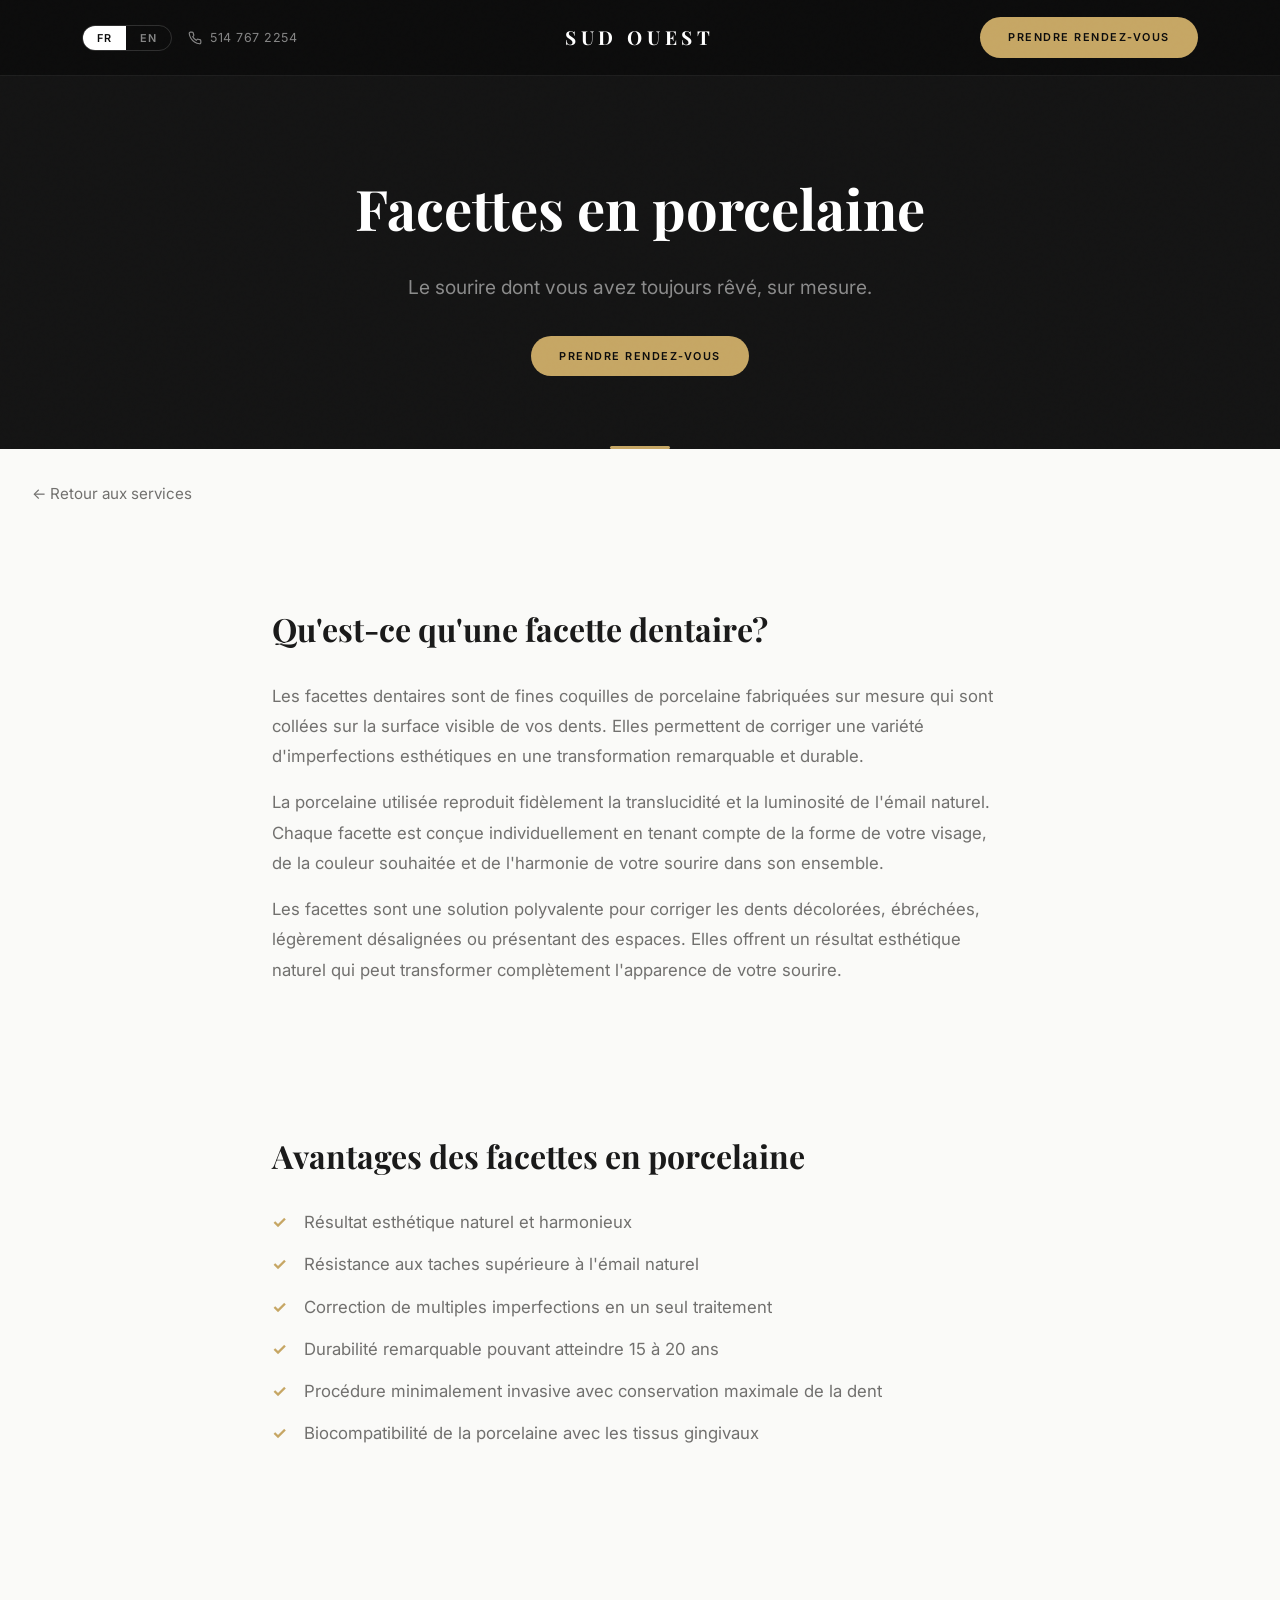
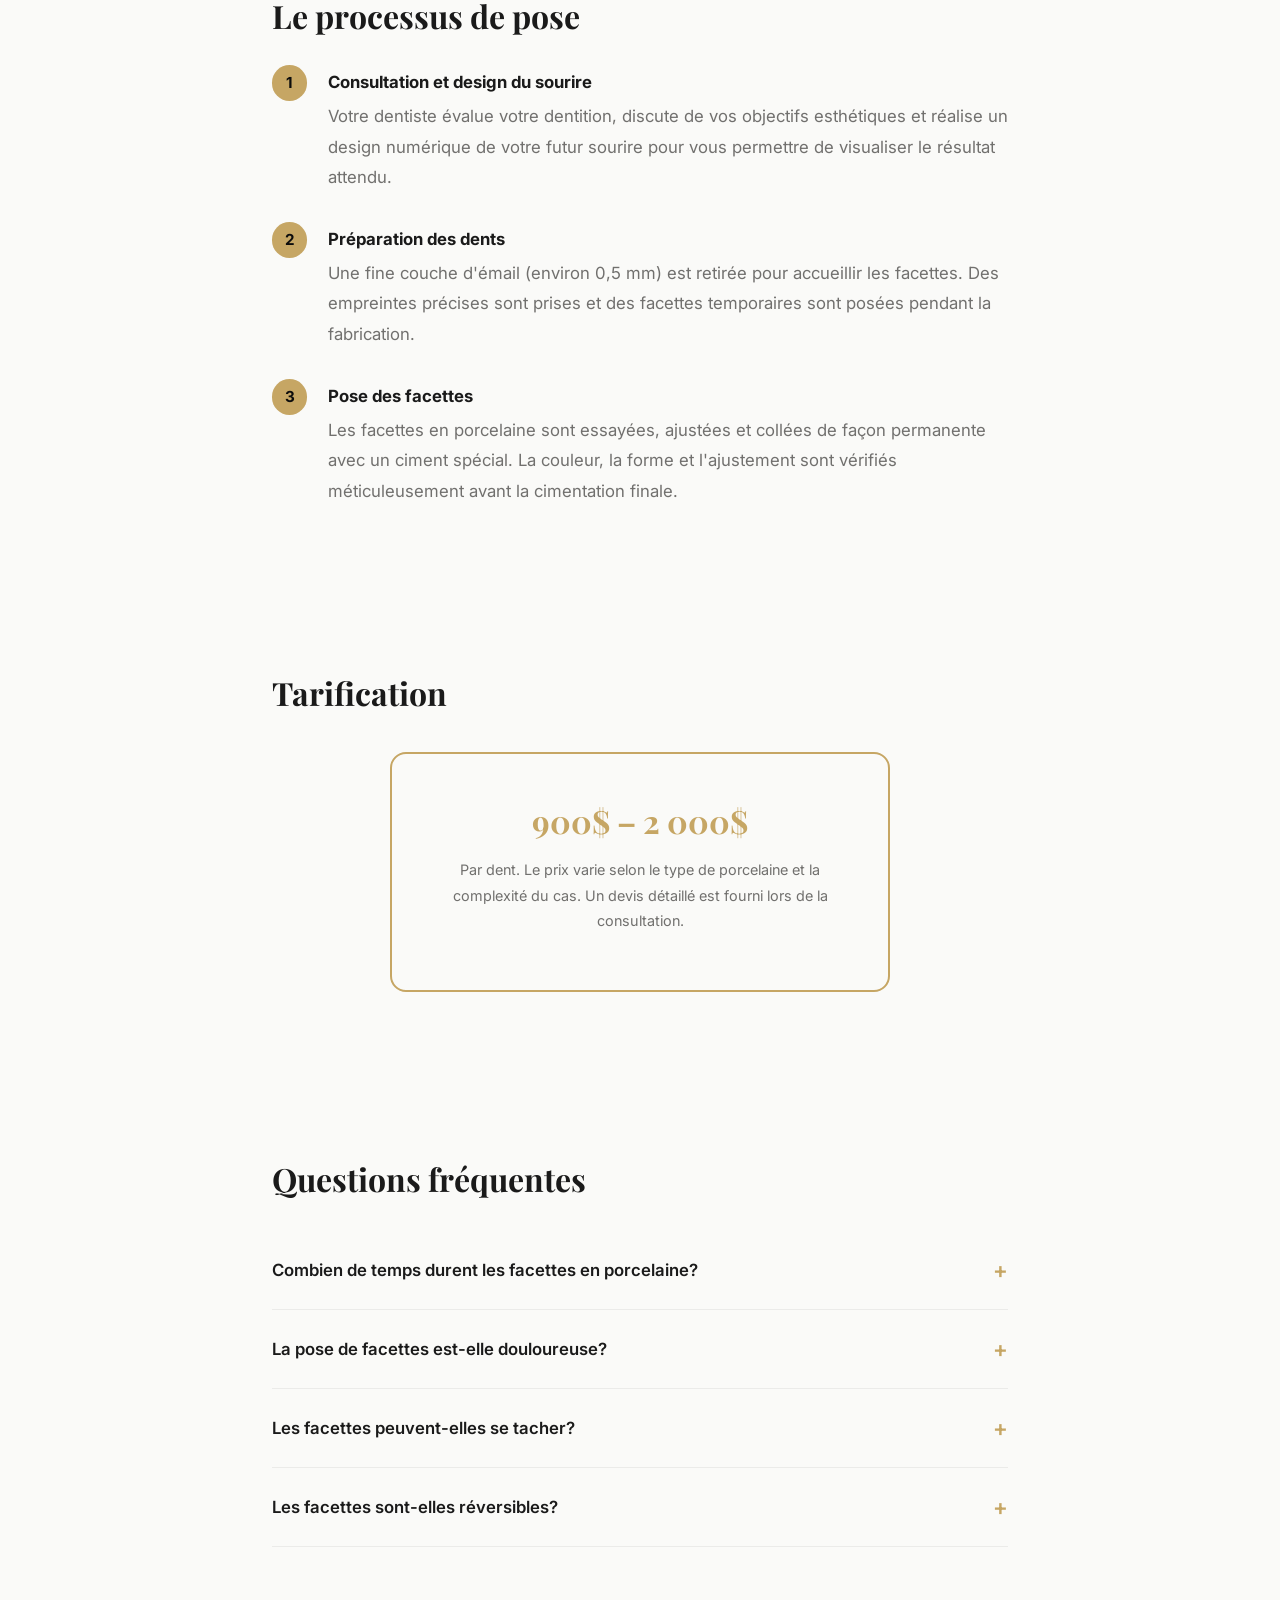
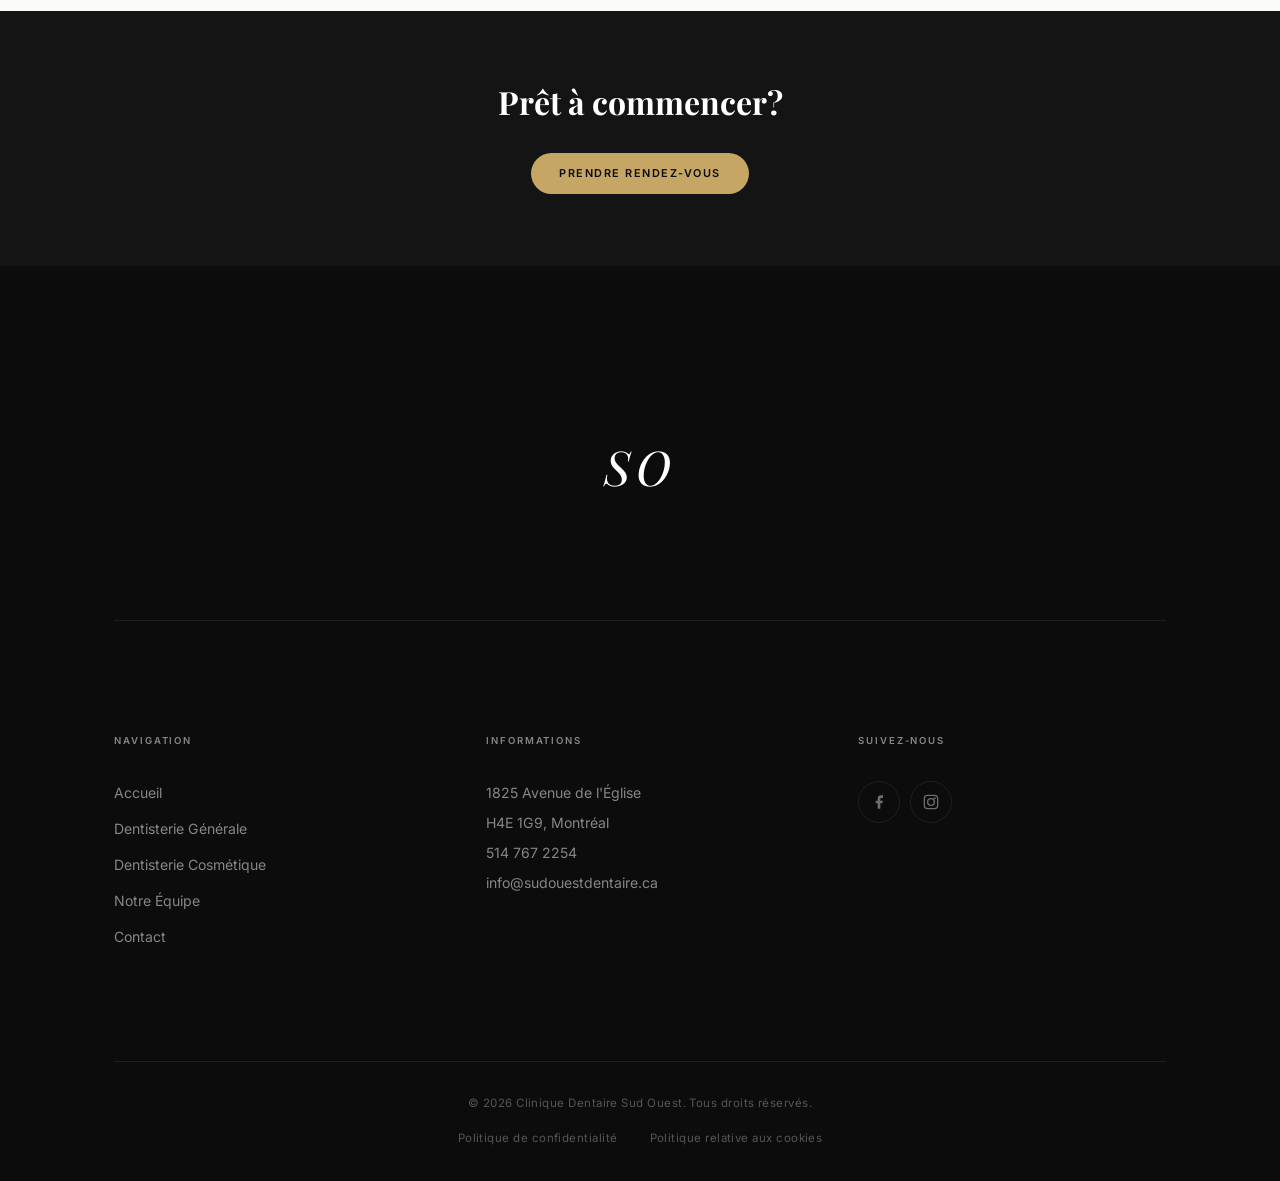
<file: services/facettes.html>
<!DOCTYPE html>
<html lang="fr" translate="no">
<head>
  <meta charset="UTF-8">
  <meta name="google" content="notranslate">
  <meta name="viewport" content="width=device-width, initial-scale=1.0">
  <title>Facettes dentaires à Montréal | Clinique Dentaire Sud Ouest</title>
  <meta name="description" content="Facettes en porcelaine à Montréal. Transformez votre sourire avec des facettes sur mesure. Résultats naturels et durables à la Clinique Dentaire Sud Ouest.">

  <!-- Favicon -->
  <link rel="icon" type="image/x-icon" href="../assets/favicon.ico">
  <link rel="icon" type="image/png" sizes="32x32" href="../assets/favicon-32x32.png">
  <link rel="icon" type="image/png" sizes="16x16" href="../assets/favicon-16x16.png">
  <link rel="apple-touch-icon" sizes="180x180" href="../assets/apple-touch-icon.png">

  <link rel="manifest" href="../manifest.json">
  <meta name="theme-color" content="#0c0c0c">

  <!-- Fonts -->
  <link rel="preconnect" href="https://fonts.googleapis.com">
  <link rel="preconnect" href="https://fonts.gstatic.com" crossorigin>
  <link href="https://fonts.googleapis.com/css2?family=Inter:wght@300;400;500;600;700&family=Playfair+Display:ital,wght@0,400;0,700;1,400&display=swap" rel="stylesheet">

  <!-- Styles -->
  <link rel="stylesheet" href="../css/variables.css?v=4">
  <link rel="stylesheet" href="../css/styles.css?v=4">
  <link rel="stylesheet" href="../css/animations.css?v=4">
  <link rel="stylesheet" href="../css/responsive.css?v=4">

  <style>
    .treatment-hero {
      background: var(--dark, #141414);
      padding: 10rem 2rem 4rem;
      text-align: center;
      position: relative;
      min-height: 300px;
      display: flex;
      align-items: center;
      justify-content: center;
    }
    .treatment-hero::after {
      content: '';
      position: absolute;
      bottom: 0;
      left: 50%;
      transform: translateX(-50%);
      width: 60px;
      height: 3px;
      background: var(--gold, #c6a664);
      border-radius: 2px;
    }
    .treatment-hero h1 {
      font-family: 'Playfair Display', serif;
      font-size: clamp(2.2rem, 5vw, 3.5rem);
      color: var(--white, #fff);
      margin-bottom: 1rem;
    }
    .treatment-hero .tagline {
      font-family: 'Inter', sans-serif;
      font-size: clamp(1rem, 2vw, 1.2rem);
      color: var(--text-muted-dark, rgba(255,255,255,0.5));
      margin-bottom: 2rem;
      max-width: 600px;
      margin-left: auto;
      margin-right: auto;
    }
    .treatment-hero .btn-booking { display: inline-block; text-decoration: none; }
    .treatment-section {
      max-width: 800px;
      margin: 0 auto;
      padding: 4rem 2rem;
    }
    .treatment-section h2 {
      font-family: 'Playfair Display', serif;
      font-size: clamp(1.5rem, 3vw, 2rem);
      margin-bottom: 1.5rem;
    }
    .treatment-section p,
    .treatment-section li {
      line-height: 1.8;
      color: var(--text-secondary, #71706e);
      margin-bottom: 1rem;
      font-size: 1.05rem;
    }
    .benefits-list { list-style: none; padding: 0; }
    .benefits-list li { padding-left: 2rem; position: relative; margin-bottom: 0.75rem; }
    .benefits-list li::before { content: '\2713'; position: absolute; left: 0; color: var(--gold, #c6a664); font-weight: 700; }
    .process-steps { list-style: none; padding: 0; counter-reset: step; }
    .process-steps li { counter-increment: step; padding-left: 3.5rem; position: relative; margin-bottom: 2rem; }
    .process-steps li::before {
      content: counter(step);
      position: absolute; left: 0; top: -0.1rem;
      width: 2.2rem; height: 2.2rem; border-radius: 50%;
      background: var(--gold, #c6a664); color: var(--black, #0c0c0c);
      display: flex; align-items: center; justify-content: center;
      font-weight: 700; font-size: 0.95rem;
    }
    .process-steps li strong { display: block; color: var(--text, #1a1a1a); margin-bottom: 0.25rem; }
    .pricing-card {
      border: 2px solid var(--gold, #c6a664);
      border-radius: var(--radius-md, 16px);
      padding: 2.5rem; text-align: center;
      max-width: 500px; margin: 2rem auto;
      background: var(--offwhite, #fafaf8);
    }
    .pricing-card .price-range { font-family: 'Playfair Display', serif; font-size: 2rem; color: var(--gold, #c6a664); font-weight: 700; margin-bottom: 0.5rem; }
    .pricing-card .price-note { font-size: 0.9rem; color: var(--text-secondary, #71706e); }
    .faq-item { border-bottom: 1px solid var(--border-light, rgba(0,0,0,0.06)); }
    .faq-item summary {
      padding: 1.25rem 0; cursor: pointer; font-weight: 600; font-size: 1.05rem;
      list-style: none; display: flex; justify-content: space-between; align-items: center;
      color: var(--text, #1a1a1a);
    }
    .faq-item summary::-webkit-details-marker { display: none; }
    .faq-item summary::after { content: '+'; font-size: 1.4rem; color: var(--gold, #c6a664); transition: transform 0.3s; }
    .faq-item[open] summary::after { content: '\2212'; }
    .faq-item .faq-answer { padding: 0 0 1.5rem; line-height: 1.8; color: var(--text-secondary, #71706e); }
    .treatment-cta { background: var(--dark, #141414); padding: 4rem 2rem; text-align: center; }
    .treatment-cta h2 { font-family: 'Playfair Display', serif; font-size: clamp(1.5rem, 3vw, 2rem); color: var(--white, #fff); margin-bottom: 1.5rem; }
    .treatment-cta .btn-booking { display: inline-block; text-decoration: none; }
    .back-link { display: inline-block; margin: 2rem; color: var(--text-secondary, #71706e); text-decoration: none; font-size: 0.95rem; transition: color 0.3s; }
    .back-link:hover { color: var(--gold, #c6a664); }
  </style>
</head>
<body>

  <!-- ==================== NAVIGATION ==================== -->
  <nav class="nav" aria-label="Main navigation">
    <div class="nav-inner">
      <div class="nav-left">
        <div class="lang-switcher">
          <button class="lang-btn is-active" data-lang-switch="fr" aria-label="Français">FR</button>
          <button class="lang-btn" data-lang-switch="en" aria-label="English">EN</button>
        </div>
        <a href="tel:5147672254" class="nav-phone">
          <svg aria-hidden="true" viewBox="0 0 24 24" fill="none" stroke="currentColor" stroke-width="2" stroke-linecap="round" stroke-linejoin="round"><path d="M22 16.92v3a2 2 0 0 1-2.18 2 19.79 19.79 0 0 1-8.63-3.07 19.5 19.5 0 0 1-6-6 19.79 19.79 0 0 1-3.07-8.67A2 2 0 0 1 4.11 2h3a2 2 0 0 1 2 1.72 12.84 12.84 0 0 0 .7 2.81 2 2 0 0 1-.45 2.11L8.09 9.91a16 16 0 0 0 6 6l1.27-1.27a2 2 0 0 1 2.11-.45 12.84 12.84 0 0 0 2.81.7A2 2 0 0 1 22 16.92z"/></svg>
          <span data-i18n="nav.phone">514 767 2254</span>
        </a>
      </div>
      <a href="../index.html" class="nav-wordmark">SUD OUEST</a>
      <div class="nav-actions-desktop">
        <a href="https://www.docclik.com/fr/clinic/12142/booking" class="btn-booking magnetic" data-i18n-href="booking.url" target="_blank" rel="noopener noreferrer" data-i18n="nav.booking">PRENDRE RENDEZ-VOUS</a>
      </div>
      <div class="nav-actions-mobile">
        <a href="../index.html" class="btn-booking" style="font-size: 0.75rem; padding: 0.5rem 1rem;" data-i18n="legal.back_home">ACCUEIL</a>
      </div>
    </div>
  </nav>

  <main>
    <!-- Hero -->
    <section class="treatment-hero">
      <div>
        <h1 data-i18n="facettes.hero_title">Facettes en porcelaine</h1>
        <p class="tagline" data-i18n="facettes.hero_tagline">Le sourire dont vous avez toujours rêvé, sur mesure.</p>
        <a href="https://www.docclik.com/fr/clinic/12142/booking" class="btn-booking" data-i18n-href="booking.url" target="_blank" rel="noopener noreferrer" data-i18n="facettes.hero_cta">PRENDRE RENDEZ-VOUS</a>
      </div>
    </section>

    <a href="../index.html#services" class="back-link" data-i18n="services.back_link">&larr; Retour aux services</a>

    <!-- What is it -->
    <section class="treatment-section">
      <h2 data-i18n="facettes.what_title">Qu'est-ce qu'une facette dentaire?</h2>
      <p data-i18n="facettes.what_p1">Les facettes dentaires sont de fines coquilles de porcelaine fabriquées sur mesure qui sont collées sur la surface visible de vos dents. Elles permettent de corriger une variété d'imperfections esthétiques en une transformation remarquable et durable.</p>
      <p data-i18n="facettes.what_p2">La porcelaine utilisée reproduit fidèlement la translucidité et la luminosité de l'émail naturel. Chaque facette est conçue individuellement en tenant compte de la forme de votre visage, de la couleur souhaitée et de l'harmonie de votre sourire dans son ensemble.</p>
      <p data-i18n="facettes.what_p3">Les facettes sont une solution polyvalente pour corriger les dents décolorées, ébréchées, légèrement désalignées ou présentant des espaces. Elles offrent un résultat esthétique naturel qui peut transformer complètement l'apparence de votre sourire.</p>
    </section>

    <!-- Benefits -->
    <section class="treatment-section">
      <h2 data-i18n="facettes.benefits_title">Avantages des facettes en porcelaine</h2>
      <ul class="benefits-list">
        <li data-i18n="facettes.benefit_1">Résultat esthétique naturel et harmonieux</li>
        <li data-i18n="facettes.benefit_2">Résistance aux taches supérieure à l'émail naturel</li>
        <li data-i18n="facettes.benefit_3">Correction de multiples imperfections en un seul traitement</li>
        <li data-i18n="facettes.benefit_4">Durabilité remarquable pouvant atteindre 15 à 20 ans</li>
        <li data-i18n="facettes.benefit_5">Procédure minimalement invasive avec conservation maximale de la dent</li>
        <li data-i18n="facettes.benefit_6">Biocompatibilité de la porcelaine avec les tissus gingivaux</li>
      </ul>
    </section>

    <!-- Process -->
    <section class="treatment-section">
      <h2 data-i18n="facettes.process_title">Le processus de pose</h2>
      <ol class="process-steps">
        <li>
          <strong data-i18n="facettes.step1_title">Consultation et design du sourire</strong>
          <span data-i18n="facettes.step1_desc">Votre dentiste évalue votre dentition, discute de vos objectifs esthétiques et réalise un design numérique de votre futur sourire pour vous permettre de visualiser le résultat attendu.</span>
        </li>
        <li>
          <strong data-i18n="facettes.step2_title">Préparation des dents</strong>
          <span data-i18n="facettes.step2_desc">Une fine couche d'émail (environ 0,5 mm) est retirée pour accueillir les facettes. Des empreintes précises sont prises et des facettes temporaires sont posées pendant la fabrication.</span>
        </li>
        <li>
          <strong data-i18n="facettes.step3_title">Pose des facettes</strong>
          <span data-i18n="facettes.step3_desc">Les facettes en porcelaine sont essayées, ajustées et collées de façon permanente avec un ciment spécial. La couleur, la forme et l'ajustement sont vérifiés méticuleusement avant la cimentation finale.</span>
        </li>
      </ol>
    </section>

    <!-- Pricing -->
    <section class="treatment-section">
      <h2 data-i18n="facettes.pricing_title">Tarification</h2>
      <div class="pricing-card">
        <div class="price-range" data-i18n="facettes.price_range">900$ &ndash; 2 000$</div>
        <p class="price-note" data-i18n="facettes.price_note">Par dent. Le prix varie selon le type de porcelaine et la complexité du cas. Un devis détaillé est fourni lors de la consultation.</p>
      </div>
    </section>

    <!-- FAQ -->
    <section class="treatment-section">
      <h2 data-i18n="facettes.faq_title">Questions fréquentes</h2>

      <details class="faq-item">
        <summary data-i18n="facettes.faq1_q">Combien de temps durent les facettes en porcelaine?</summary>
        <p class="faq-answer" data-i18n="facettes.faq1_a">Avec un entretien adéquat, les facettes en porcelaine durent en moyenne 15 à 20 ans. Leur longévité dépend de vos habitudes d'hygiène buccale et de l'absence de comportements à risque comme le grincement des dents.</p>
      </details>

      <details class="faq-item">
        <summary data-i18n="facettes.faq2_q">La pose de facettes est-elle douloureuse?</summary>
        <p class="faq-answer" data-i18n="facettes.faq2_a">La procédure est généralement indolore grâce à l'anesthésie locale. La préparation de l'émail est minimale. Une légère sensibilité peut survenir dans les jours suivant la pose, mais elle est temporaire.</p>
      </details>

      <details class="faq-item">
        <summary data-i18n="facettes.faq3_q">Les facettes peuvent-elles se tacher?</summary>
        <p class="faq-answer" data-i18n="facettes.faq3_a">La porcelaine est très résistante aux taches, bien plus que l'émail naturel. Cependant, le ciment utilisé pour coller les facettes peut se décolorer légèrement avec le temps. Un entretien régulier et des visites de nettoyage aident à préserver leur apparence.</p>
      </details>

      <details class="faq-item">
        <summary data-i18n="facettes.faq4_q">Les facettes sont-elles réversibles?</summary>
        <p class="faq-answer" data-i18n="facettes.faq4_a">La pose de facettes traditionnelles nécessite le retrait d'une fine couche d'émail, ce qui rend le processus irréversible. C'est pourquoi il est important de bien réfléchir à votre décision et de discuter de toutes les options avec votre dentiste.</p>
      </details>
    </section>

    <!-- Bottom CTA -->
    <section class="treatment-cta">
      <h2 data-i18n="facettes.cta_title">Prêt à commencer?</h2>
      <a href="https://www.docclik.com/fr/clinic/12142/booking" class="btn-booking" data-i18n-href="booking.url" target="_blank" rel="noopener noreferrer" data-i18n="facettes.cta_button">PRENDRE RENDEZ-VOUS</a>
    </section>
  </main>

  <!-- ==================== FOOTER ==================== -->
  <footer class="footer">
    <div class="container">
      <div class="footer-top">
        <div class="footer-wordmark">SO</div>
      </div>
      <div class="footer-grid">
        <div class="footer-col">
          <h4 data-i18n="footer.nav_title">Navigation</h4>
          <div class="footer-links">
            <a href="../index.html" data-i18n="footer.link_home">Accueil</a>
            <a href="../index.html#services" data-i18n="footer.link_general">Dentisterie Générale</a>
            <a href="../index.html#cosmetic" data-i18n="footer.link_cosmetic">Dentisterie Cosmétique</a>
            <a href="../index.html#team" data-i18n="footer.link_team">Notre Équipe</a>
            <a href="../index.html#contact" data-i18n="footer.link_contact">Contact</a>
          </div>
        </div>
        <div class="footer-col">
          <h4 data-i18n="footer.info_title">Informations</h4>
          <div class="footer-info">
            <p data-i18n="contact.address_line1">1825 Avenue de l'Église</p>
            <p data-i18n="contact.address_line2">H4E 1G9, Montréal</p>
            <p><a href="tel:5147672254" data-i18n="contact.phone">514 767 2254</a></p>
            <p><a href="mailto:info@sudouestdentaire.ca">info@sudouestdentaire.ca</a></p>
          </div>
        </div>
        <div class="footer-col">
          <h4 data-i18n="footer.follow_title">Suivez-nous</h4>
          <div class="footer-social">
            <a href="https://www.facebook.com/sudouestdentaire/" class="social-link" target="_blank" rel="noopener noreferrer" aria-label="Facebook">
              <svg viewBox="0 0 24 24"><path d="M18 2h-3a5 5 0 0 0-5 5v3H7v4h3v8h4v-8h3l1-4h-4V7a1 1 0 0 1 1-1h3z"/></svg>
            </a>
            <a href="https://www.instagram.com/sudouest_dentaire/" class="social-link" target="_blank" rel="noopener noreferrer" aria-label="Instagram">
              <svg class="icon-instagram" viewBox="0 0 24 24"><rect x="2" y="2" width="20" height="20" rx="5" ry="5"/><circle cx="12" cy="12" r="5"/><circle class="icon-dot" cx="17.5" cy="6.5" r="1.5"/></svg>
            </a>
          </div>
        </div>
      </div>
      <div class="footer-bottom">
        <p data-i18n="footer.copyright">&copy; 2026 Clinique Dentaire Sud Ouest. Tous droits réservés.</p>
        <div class="footer-legal">
          <a href="../confidentialite.html" data-i18n="footer.link_privacy">Politique de confidentialité</a>
          <a href="../cookies.html" data-i18n="footer.link_cookies">Politique relative aux cookies</a>
        </div>
      </div>
    </div>
  </footer>

  <script src="../js/i18n.js"></script>
  <script>I18n.init();</script>
</body>
</html>
</file>
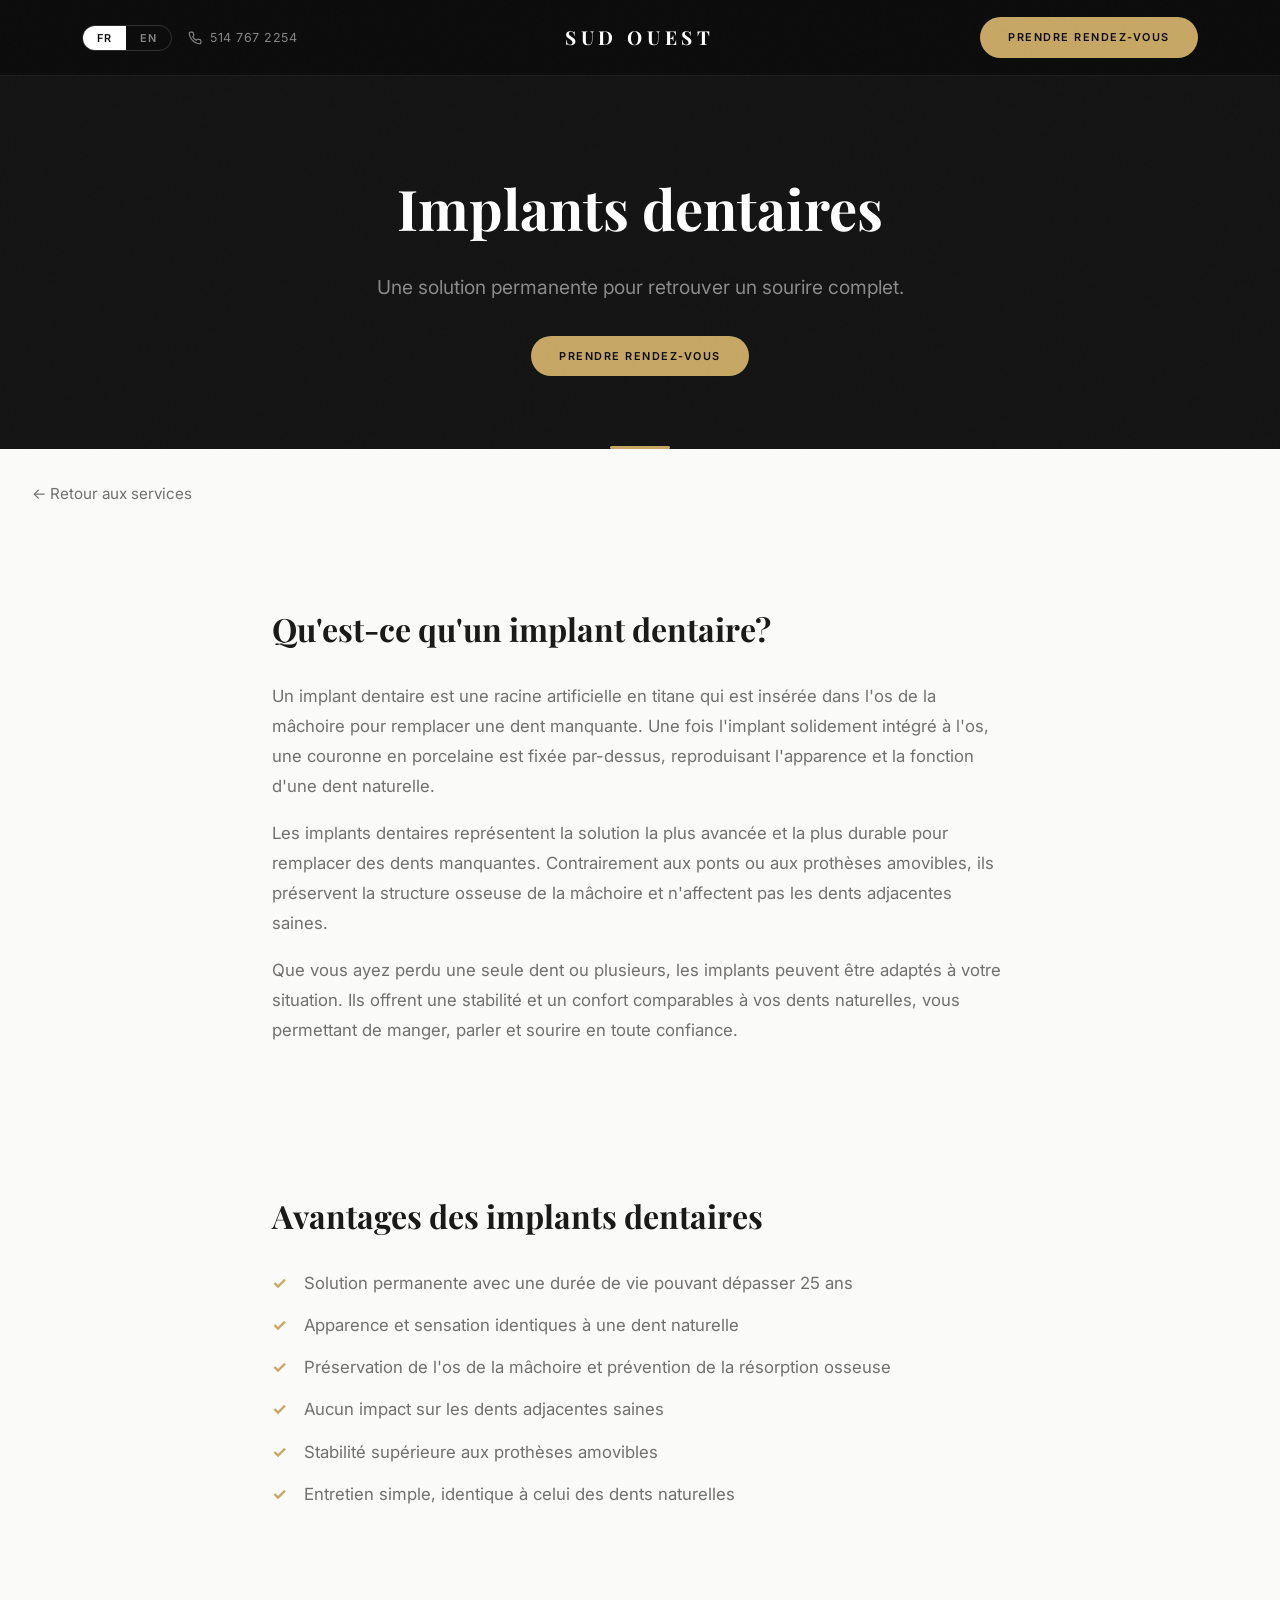
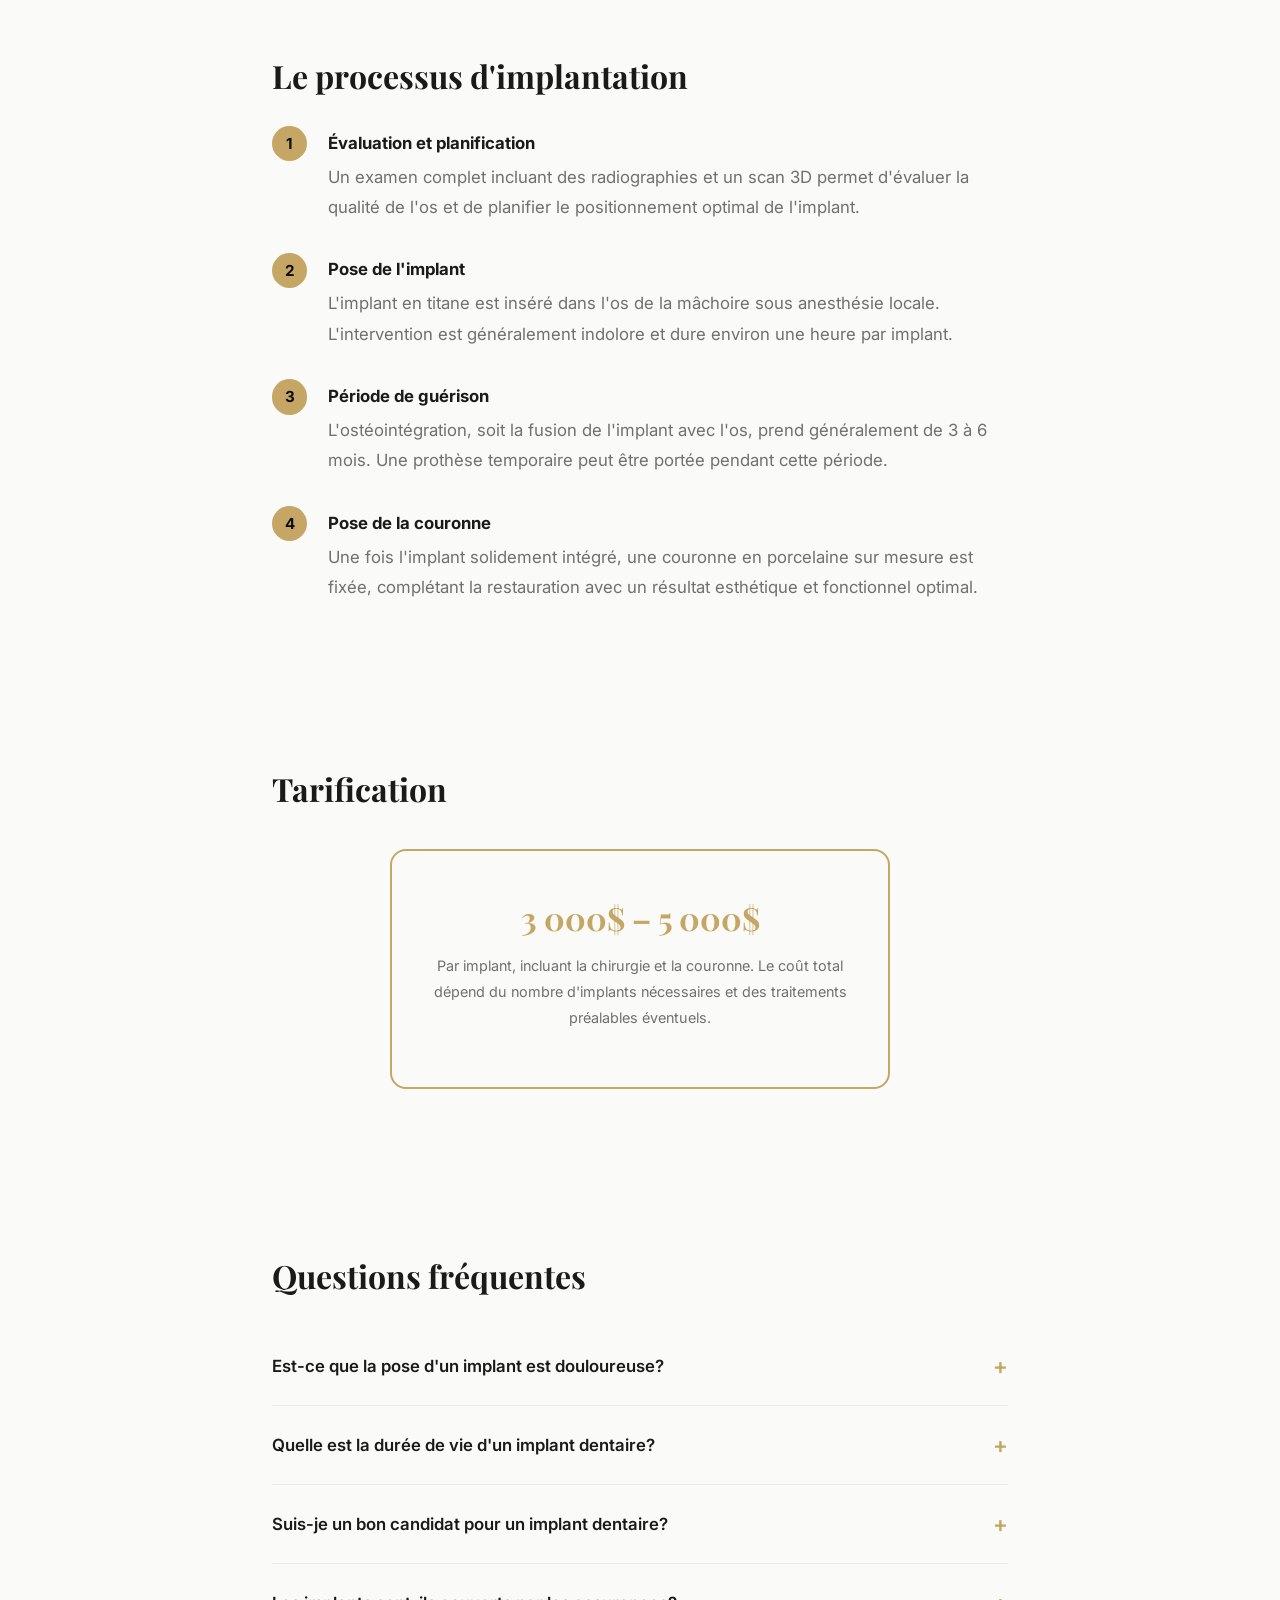
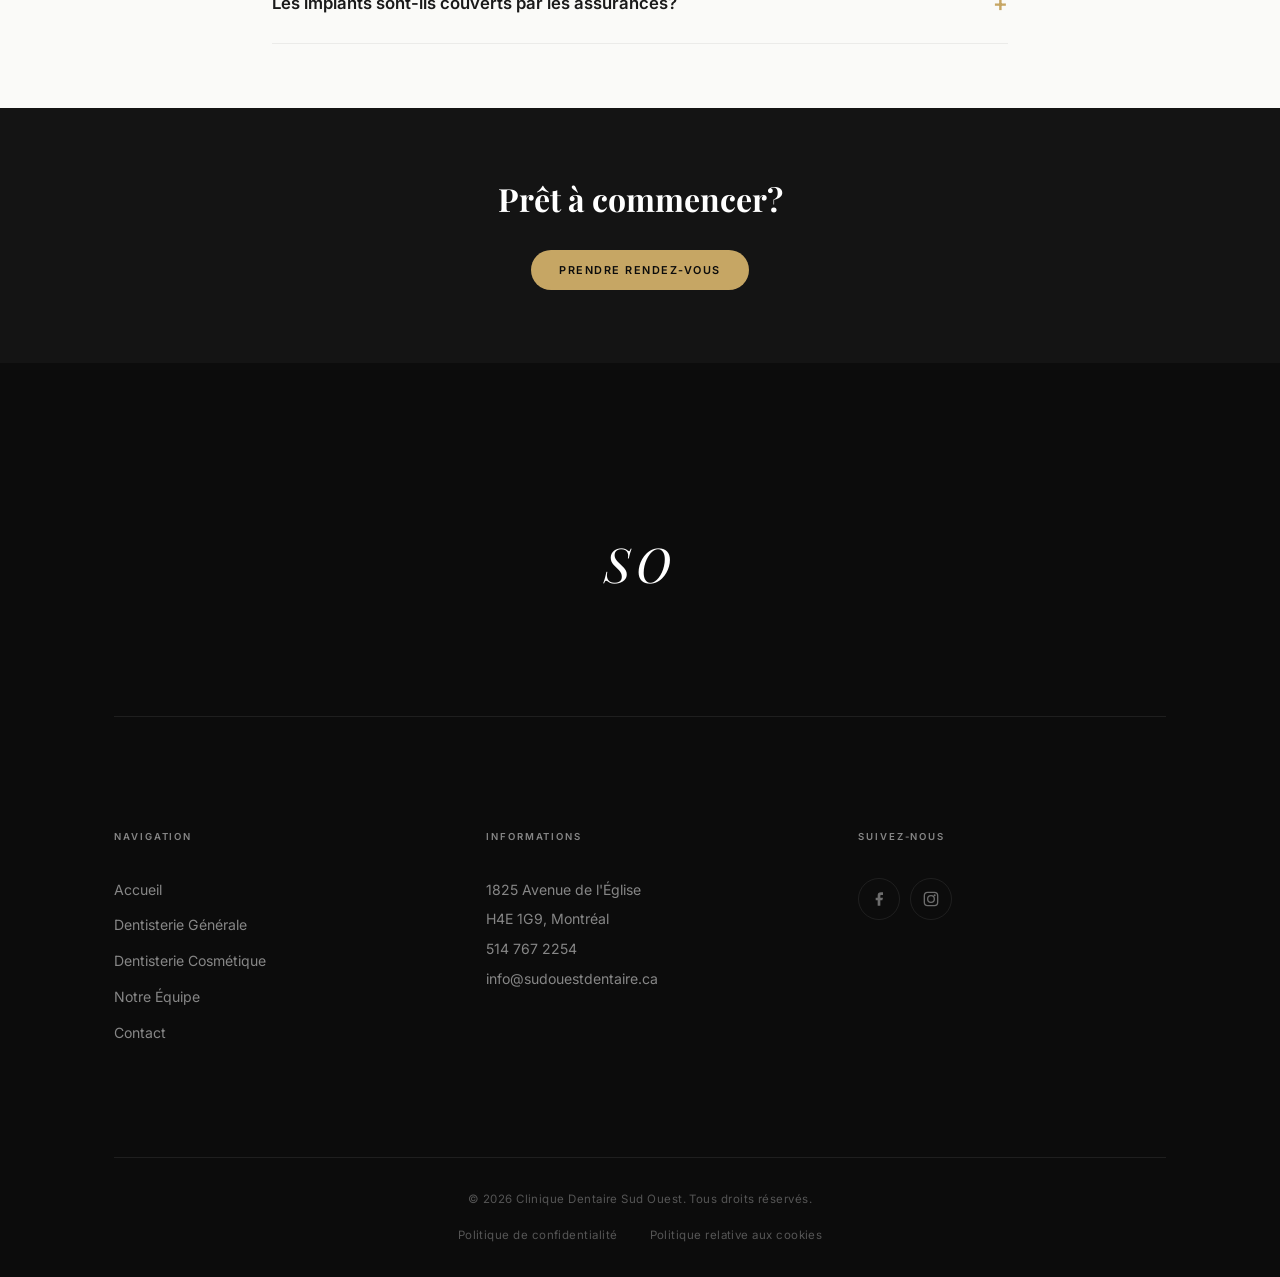
<file: services/implants.html>
<!DOCTYPE html>
<html lang="fr" translate="no">
<head>
  <meta charset="UTF-8">
  <meta name="google" content="notranslate">
  <meta name="viewport" content="width=device-width, initial-scale=1.0">
  <title>Implants dentaires à Montréal | Clinique Dentaire Sud Ouest</title>
  <meta name="description" content="Implants dentaires à Montréal. Remplacez vos dents manquantes avec une solution permanente et naturelle. Consultez nos spécialistes à la Clinique Dentaire Sud Ouest.">

  <!-- Favicon -->
  <link rel="icon" type="image/x-icon" href="../assets/favicon.ico">
  <link rel="icon" type="image/png" sizes="32x32" href="../assets/favicon-32x32.png">
  <link rel="icon" type="image/png" sizes="16x16" href="../assets/favicon-16x16.png">
  <link rel="apple-touch-icon" sizes="180x180" href="../assets/apple-touch-icon.png">

  <link rel="manifest" href="../manifest.json">
  <meta name="theme-color" content="#0c0c0c">

  <!-- Fonts -->
  <link rel="preconnect" href="https://fonts.googleapis.com">
  <link rel="preconnect" href="https://fonts.gstatic.com" crossorigin>
  <link href="https://fonts.googleapis.com/css2?family=Inter:wght@300;400;500;600;700&family=Playfair+Display:ital,wght@0,400;0,700;1,400&display=swap" rel="stylesheet">

  <!-- Styles -->
  <link rel="stylesheet" href="../css/variables.css?v=4">
  <link rel="stylesheet" href="../css/styles.css?v=4">
  <link rel="stylesheet" href="../css/animations.css?v=4">
  <link rel="stylesheet" href="../css/responsive.css?v=4">

  <style>
    .treatment-hero {
      background: var(--dark, #141414);
      padding: 10rem 2rem 4rem;
      text-align: center;
      position: relative;
      min-height: 300px;
      display: flex;
      align-items: center;
      justify-content: center;
    }
    .treatment-hero::after {
      content: '';
      position: absolute;
      bottom: 0;
      left: 50%;
      transform: translateX(-50%);
      width: 60px;
      height: 3px;
      background: var(--gold, #c6a664);
      border-radius: 2px;
    }
    .treatment-hero h1 {
      font-family: 'Playfair Display', serif;
      font-size: clamp(2.2rem, 5vw, 3.5rem);
      color: var(--white, #fff);
      margin-bottom: 1rem;
    }
    .treatment-hero .tagline {
      font-family: 'Inter', sans-serif;
      font-size: clamp(1rem, 2vw, 1.2rem);
      color: var(--text-muted-dark, rgba(255,255,255,0.5));
      margin-bottom: 2rem;
      max-width: 600px;
      margin-left: auto;
      margin-right: auto;
    }
    .treatment-hero .btn-booking { display: inline-block; text-decoration: none; }
    .treatment-section {
      max-width: 800px;
      margin: 0 auto;
      padding: 4rem 2rem;
    }
    .treatment-section h2 {
      font-family: 'Playfair Display', serif;
      font-size: clamp(1.5rem, 3vw, 2rem);
      margin-bottom: 1.5rem;
    }
    .treatment-section p,
    .treatment-section li {
      line-height: 1.8;
      color: var(--text-secondary, #71706e);
      margin-bottom: 1rem;
      font-size: 1.05rem;
    }
    .benefits-list { list-style: none; padding: 0; }
    .benefits-list li { padding-left: 2rem; position: relative; margin-bottom: 0.75rem; }
    .benefits-list li::before { content: '\2713'; position: absolute; left: 0; color: var(--gold, #c6a664); font-weight: 700; }
    .process-steps { list-style: none; padding: 0; counter-reset: step; }
    .process-steps li { counter-increment: step; padding-left: 3.5rem; position: relative; margin-bottom: 2rem; }
    .process-steps li::before {
      content: counter(step);
      position: absolute; left: 0; top: -0.1rem;
      width: 2.2rem; height: 2.2rem; border-radius: 50%;
      background: var(--gold, #c6a664); color: var(--black, #0c0c0c);
      display: flex; align-items: center; justify-content: center;
      font-weight: 700; font-size: 0.95rem;
    }
    .process-steps li strong { display: block; color: var(--text, #1a1a1a); margin-bottom: 0.25rem; }
    .pricing-card {
      border: 2px solid var(--gold, #c6a664);
      border-radius: var(--radius-md, 16px);
      padding: 2.5rem; text-align: center;
      max-width: 500px; margin: 2rem auto;
      background: var(--offwhite, #fafaf8);
    }
    .pricing-card .price-range { font-family: 'Playfair Display', serif; font-size: 2rem; color: var(--gold, #c6a664); font-weight: 700; margin-bottom: 0.5rem; }
    .pricing-card .price-note { font-size: 0.9rem; color: var(--text-secondary, #71706e); }
    .faq-item { border-bottom: 1px solid var(--border-light, rgba(0,0,0,0.06)); }
    .faq-item summary {
      padding: 1.25rem 0; cursor: pointer; font-weight: 600; font-size: 1.05rem;
      list-style: none; display: flex; justify-content: space-between; align-items: center;
      color: var(--text, #1a1a1a);
    }
    .faq-item summary::-webkit-details-marker { display: none; }
    .faq-item summary::after { content: '+'; font-size: 1.4rem; color: var(--gold, #c6a664); transition: transform 0.3s; }
    .faq-item[open] summary::after { content: '\2212'; }
    .faq-item .faq-answer { padding: 0 0 1.5rem; line-height: 1.8; color: var(--text-secondary, #71706e); }
    .treatment-cta { background: var(--dark, #141414); padding: 4rem 2rem; text-align: center; }
    .treatment-cta h2 { font-family: 'Playfair Display', serif; font-size: clamp(1.5rem, 3vw, 2rem); color: var(--white, #fff); margin-bottom: 1.5rem; }
    .treatment-cta .btn-booking { display: inline-block; text-decoration: none; }
    .back-link { display: inline-block; margin: 2rem; color: var(--text-secondary, #71706e); text-decoration: none; font-size: 0.95rem; transition: color 0.3s; }
    .back-link:hover { color: var(--gold, #c6a664); }
  </style>
</head>
<body>

  <!-- ==================== NAVIGATION ==================== -->
  <nav class="nav" aria-label="Main navigation">
    <div class="nav-inner">
      <div class="nav-left">
        <div class="lang-switcher">
          <button class="lang-btn is-active" data-lang-switch="fr" aria-label="Français">FR</button>
          <button class="lang-btn" data-lang-switch="en" aria-label="English">EN</button>
        </div>
        <a href="tel:5147672254" class="nav-phone">
          <svg aria-hidden="true" viewBox="0 0 24 24" fill="none" stroke="currentColor" stroke-width="2" stroke-linecap="round" stroke-linejoin="round"><path d="M22 16.92v3a2 2 0 0 1-2.18 2 19.79 19.79 0 0 1-8.63-3.07 19.5 19.5 0 0 1-6-6 19.79 19.79 0 0 1-3.07-8.67A2 2 0 0 1 4.11 2h3a2 2 0 0 1 2 1.72 12.84 12.84 0 0 0 .7 2.81 2 2 0 0 1-.45 2.11L8.09 9.91a16 16 0 0 0 6 6l1.27-1.27a2 2 0 0 1 2.11-.45 12.84 12.84 0 0 0 2.81.7A2 2 0 0 1 22 16.92z"/></svg>
          <span data-i18n="nav.phone">514 767 2254</span>
        </a>
      </div>
      <a href="../index.html" class="nav-wordmark">SUD OUEST</a>
      <div class="nav-actions-desktop">
        <a href="https://www.docclik.com/fr/clinic/12142/booking" class="btn-booking magnetic" data-i18n-href="booking.url" target="_blank" rel="noopener noreferrer" data-i18n="nav.booking">PRENDRE RENDEZ-VOUS</a>
      </div>
      <div class="nav-actions-mobile">
        <a href="../index.html" class="btn-booking" style="font-size: 0.75rem; padding: 0.5rem 1rem;" data-i18n="legal.back_home">ACCUEIL</a>
      </div>
    </div>
  </nav>

  <main>
    <!-- Hero -->
    <section class="treatment-hero">
      <div>
        <h1 data-i18n="implants.hero_title">Implants dentaires</h1>
        <p class="tagline" data-i18n="implants.hero_tagline">Une solution permanente pour retrouver un sourire complet.</p>
        <a href="https://www.docclik.com/fr/clinic/12142/booking" class="btn-booking" data-i18n-href="booking.url" target="_blank" rel="noopener noreferrer" data-i18n="implants.hero_cta">PRENDRE RENDEZ-VOUS</a>
      </div>
    </section>

    <a href="../index.html#services" class="back-link" data-i18n="services.back_link">&larr; Retour aux services</a>

    <!-- What is it -->
    <section class="treatment-section">
      <h2 data-i18n="implants.what_title">Qu'est-ce qu'un implant dentaire?</h2>
      <p data-i18n="implants.what_p1">Un implant dentaire est une racine artificielle en titane qui est insérée dans l'os de la mâchoire pour remplacer une dent manquante. Une fois l'implant solidement intégré à l'os, une couronne en porcelaine est fixée par-dessus, reproduisant l'apparence et la fonction d'une dent naturelle.</p>
      <p data-i18n="implants.what_p2">Les implants dentaires représentent la solution la plus avancée et la plus durable pour remplacer des dents manquantes. Contrairement aux ponts ou aux prothèses amovibles, ils préservent la structure osseuse de la mâchoire et n'affectent pas les dents adjacentes saines.</p>
      <p data-i18n="implants.what_p3">Que vous ayez perdu une seule dent ou plusieurs, les implants peuvent être adaptés à votre situation. Ils offrent une stabilité et un confort comparables à vos dents naturelles, vous permettant de manger, parler et sourire en toute confiance.</p>
    </section>

    <!-- Benefits -->
    <section class="treatment-section">
      <h2 data-i18n="implants.benefits_title">Avantages des implants dentaires</h2>
      <ul class="benefits-list">
        <li data-i18n="implants.benefit_1">Solution permanente avec une durée de vie pouvant dépasser 25 ans</li>
        <li data-i18n="implants.benefit_2">Apparence et sensation identiques à une dent naturelle</li>
        <li data-i18n="implants.benefit_3">Préservation de l'os de la mâchoire et prévention de la résorption osseuse</li>
        <li data-i18n="implants.benefit_4">Aucun impact sur les dents adjacentes saines</li>
        <li data-i18n="implants.benefit_5">Stabilité supérieure aux prothèses amovibles</li>
        <li data-i18n="implants.benefit_6">Entretien simple, identique à celui des dents naturelles</li>
      </ul>
    </section>

    <!-- Process -->
    <section class="treatment-section">
      <h2 data-i18n="implants.process_title">Le processus d'implantation</h2>
      <ol class="process-steps">
        <li>
          <strong data-i18n="implants.step1_title">Évaluation et planification</strong>
          <span data-i18n="implants.step1_desc">Un examen complet incluant des radiographies et un scan 3D permet d'évaluer la qualité de l'os et de planifier le positionnement optimal de l'implant.</span>
        </li>
        <li>
          <strong data-i18n="implants.step2_title">Pose de l'implant</strong>
          <span data-i18n="implants.step2_desc">L'implant en titane est inséré dans l'os de la mâchoire sous anesthésie locale. L'intervention est généralement indolore et dure environ une heure par implant.</span>
        </li>
        <li>
          <strong data-i18n="implants.step3_title">Période de guérison</strong>
          <span data-i18n="implants.step3_desc">L'ostéointégration, soit la fusion de l'implant avec l'os, prend généralement de 3 à 6 mois. Une prothèse temporaire peut être portée pendant cette période.</span>
        </li>
        <li>
          <strong data-i18n="implants.step4_title">Pose de la couronne</strong>
          <span data-i18n="implants.step4_desc">Une fois l'implant solidement intégré, une couronne en porcelaine sur mesure est fixée, complétant la restauration avec un résultat esthétique et fonctionnel optimal.</span>
        </li>
      </ol>
    </section>

    <!-- Pricing -->
    <section class="treatment-section">
      <h2 data-i18n="implants.pricing_title">Tarification</h2>
      <div class="pricing-card">
        <div class="price-range" data-i18n="implants.price_range">3 000$ &ndash; 5 000$</div>
        <p class="price-note" data-i18n="implants.price_note">Par implant, incluant la chirurgie et la couronne. Le coût total dépend du nombre d'implants nécessaires et des traitements préalables éventuels.</p>
      </div>
    </section>

    <!-- FAQ -->
    <section class="treatment-section">
      <h2 data-i18n="implants.faq_title">Questions fréquentes</h2>

      <details class="faq-item">
        <summary data-i18n="implants.faq1_q">Est-ce que la pose d'un implant est douloureuse?</summary>
        <p class="faq-answer" data-i18n="implants.faq1_a">La chirurgie se fait sous anesthésie locale, vous ne ressentirez donc aucune douleur pendant l'intervention. Après la procédure, un léger inconfort peut être géré avec des analgésiques courants pendant quelques jours.</p>
      </details>

      <details class="faq-item">
        <summary data-i18n="implants.faq2_q">Quelle est la durée de vie d'un implant dentaire?</summary>
        <p class="faq-answer" data-i18n="implants.faq2_a">Avec un bon entretien et une hygiène buccale adéquate, un implant dentaire peut durer toute la vie. La couronne posée sur l'implant peut nécessiter un remplacement après 15 à 25 ans, selon l'usure.</p>
      </details>

      <details class="faq-item">
        <summary data-i18n="implants.faq3_q">Suis-je un bon candidat pour un implant dentaire?</summary>
        <p class="faq-answer" data-i18n="implants.faq3_a">La plupart des adultes en bonne santé sont de bons candidats. Il est important d'avoir une quantité suffisante d'os dans la mâchoire, bien qu'une greffe osseuse puisse être envisagée au besoin. Certaines conditions médicales ou le tabagisme peuvent affecter le succès du traitement.</p>
      </details>

      <details class="faq-item">
        <summary data-i18n="implants.faq4_q">Les implants sont-ils couverts par les assurances?</summary>
        <p class="faq-answer" data-i18n="implants.faq4_a">De nombreux régimes d'assurance couvrent une partie du coût des implants dentaires. La couverture varie selon votre plan. Notre équipe administrative peut vous aider à vérifier votre admissibilité et à préparer les documents nécessaires.</p>
      </details>
    </section>

    <!-- Bottom CTA -->
    <section class="treatment-cta">
      <h2 data-i18n="implants.cta_title">Prêt à commencer?</h2>
      <a href="https://www.docclik.com/fr/clinic/12142/booking" class="btn-booking" data-i18n-href="booking.url" target="_blank" rel="noopener noreferrer" data-i18n="implants.cta_button">PRENDRE RENDEZ-VOUS</a>
    </section>
  </main>

  <!-- ==================== FOOTER ==================== -->
  <footer class="footer">
    <div class="container">
      <div class="footer-top">
        <div class="footer-wordmark">SO</div>
      </div>
      <div class="footer-grid">
        <div class="footer-col">
          <h4 data-i18n="footer.nav_title">Navigation</h4>
          <div class="footer-links">
            <a href="../index.html" data-i18n="footer.link_home">Accueil</a>
            <a href="../index.html#services" data-i18n="footer.link_general">Dentisterie Générale</a>
            <a href="../index.html#cosmetic" data-i18n="footer.link_cosmetic">Dentisterie Cosmétique</a>
            <a href="../index.html#team" data-i18n="footer.link_team">Notre Équipe</a>
            <a href="../index.html#contact" data-i18n="footer.link_contact">Contact</a>
          </div>
        </div>
        <div class="footer-col">
          <h4 data-i18n="footer.info_title">Informations</h4>
          <div class="footer-info">
            <p data-i18n="contact.address_line1">1825 Avenue de l'Église</p>
            <p data-i18n="contact.address_line2">H4E 1G9, Montréal</p>
            <p><a href="tel:5147672254" data-i18n="contact.phone">514 767 2254</a></p>
            <p><a href="mailto:info@sudouestdentaire.ca">info@sudouestdentaire.ca</a></p>
          </div>
        </div>
        <div class="footer-col">
          <h4 data-i18n="footer.follow_title">Suivez-nous</h4>
          <div class="footer-social">
            <a href="https://www.facebook.com/sudouestdentaire/" class="social-link" target="_blank" rel="noopener noreferrer" aria-label="Facebook">
              <svg viewBox="0 0 24 24"><path d="M18 2h-3a5 5 0 0 0-5 5v3H7v4h3v8h4v-8h3l1-4h-4V7a1 1 0 0 1 1-1h3z"/></svg>
            </a>
            <a href="https://www.instagram.com/sudouest_dentaire/" class="social-link" target="_blank" rel="noopener noreferrer" aria-label="Instagram">
              <svg class="icon-instagram" viewBox="0 0 24 24"><rect x="2" y="2" width="20" height="20" rx="5" ry="5"/><circle cx="12" cy="12" r="5"/><circle class="icon-dot" cx="17.5" cy="6.5" r="1.5"/></svg>
            </a>
          </div>
        </div>
      </div>
      <div class="footer-bottom">
        <p data-i18n="footer.copyright">&copy; 2026 Clinique Dentaire Sud Ouest. Tous droits réservés.</p>
        <div class="footer-legal">
          <a href="../confidentialite.html" data-i18n="footer.link_privacy">Politique de confidentialité</a>
          <a href="../cookies.html" data-i18n="footer.link_cookies">Politique relative aux cookies</a>
        </div>
      </div>
    </div>
  </footer>

  <script src="../js/i18n.js"></script>
  <script>I18n.init();</script>
</body>
</html>
</file>
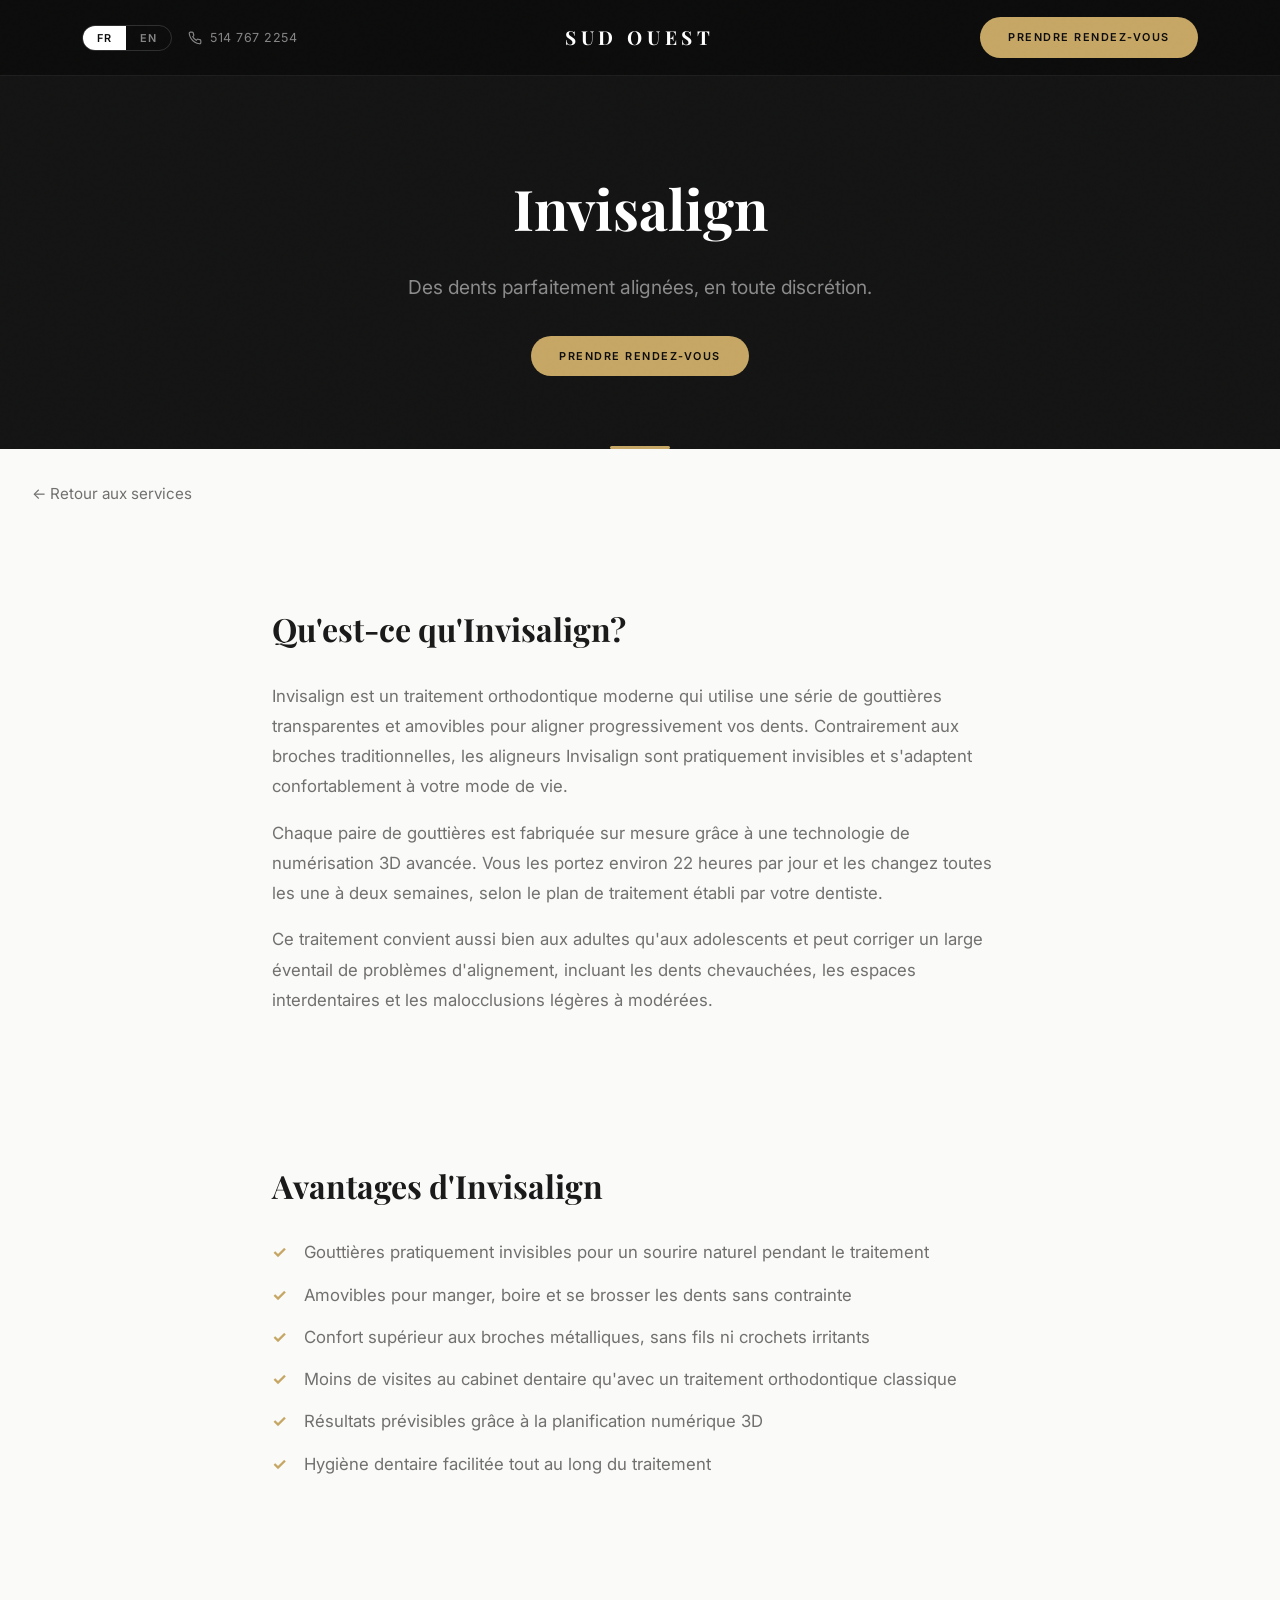
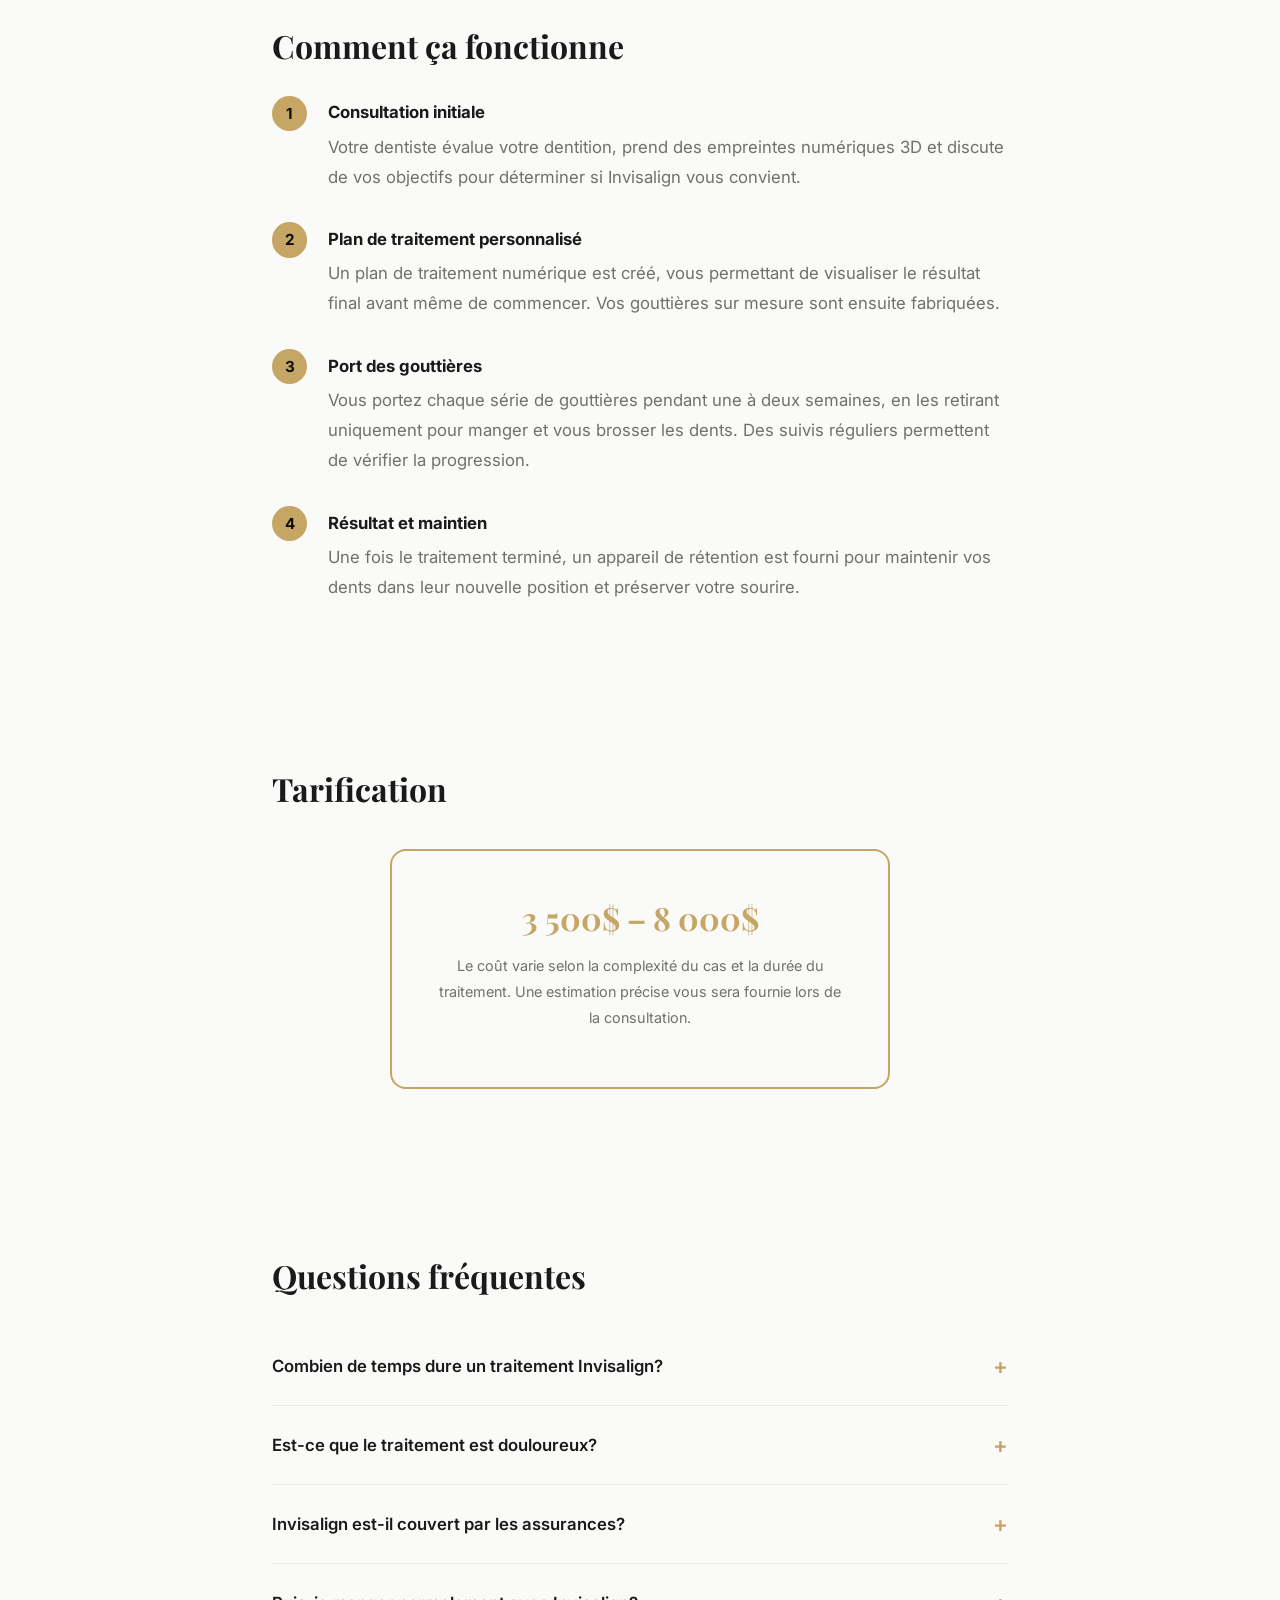
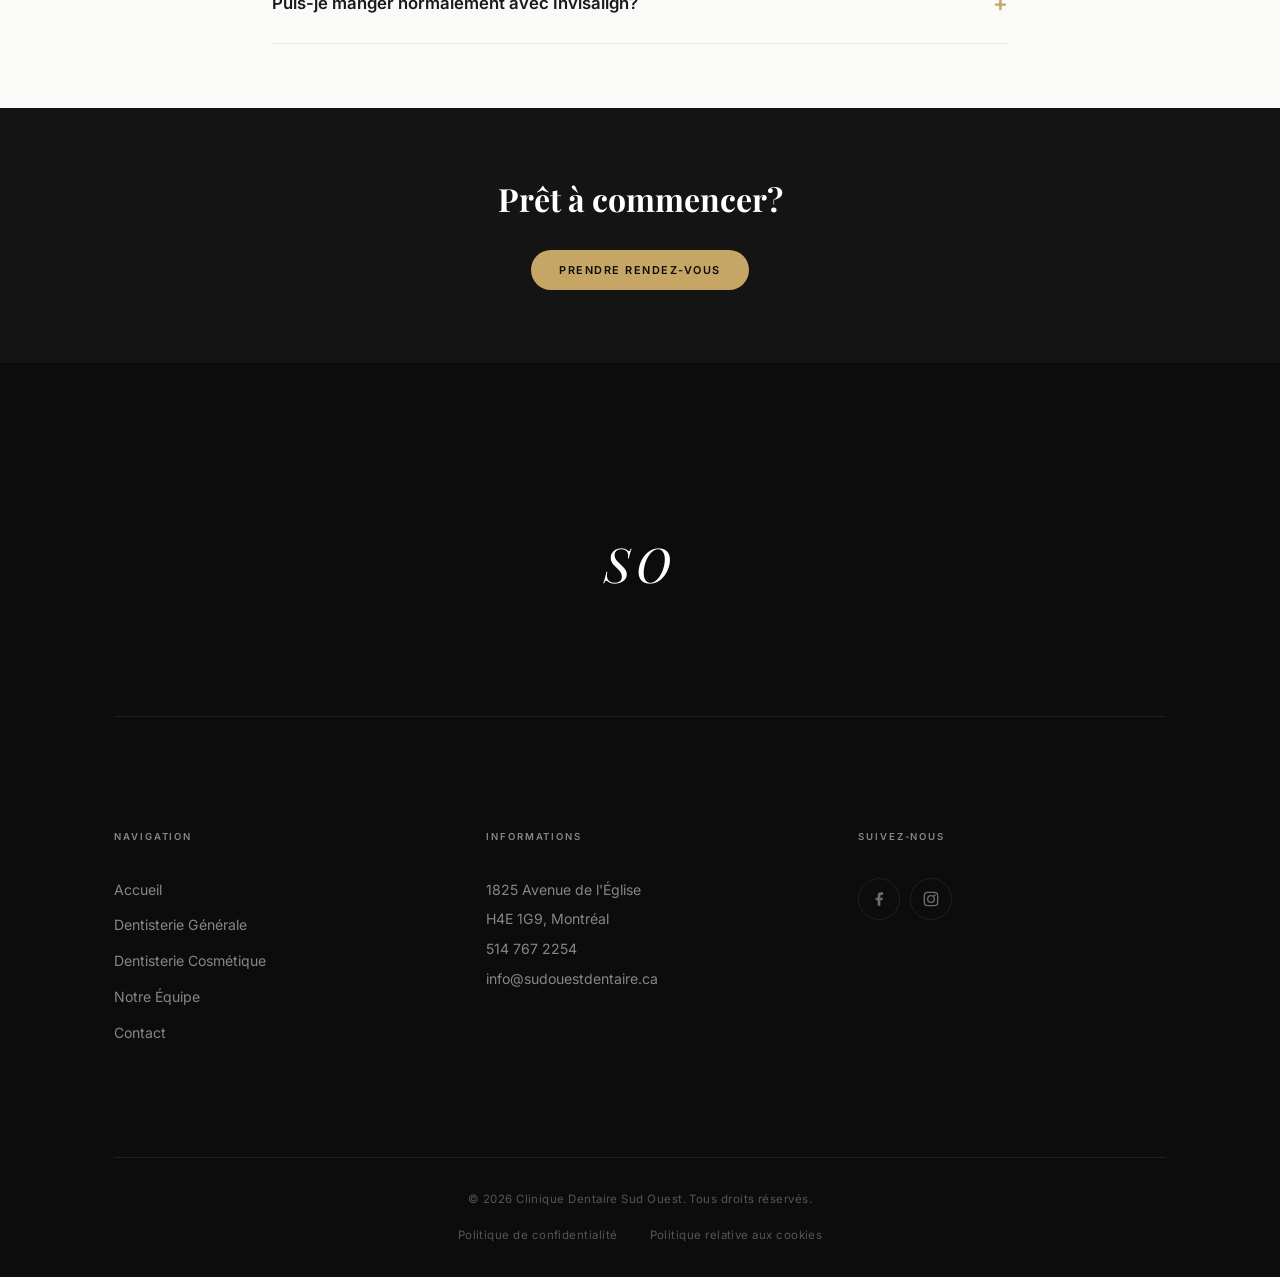
<file: services/invisalign.html>
<!DOCTYPE html>
<html lang="fr" translate="no">
<head>
  <meta charset="UTF-8">
  <meta name="google" content="notranslate">
  <meta name="viewport" content="width=device-width, initial-scale=1.0">
  <title>Invisalign à Montréal | Clinique Dentaire Sud Ouest</title>
  <meta name="description" content="Traitement Invisalign à Montréal. Alignez vos dents discrètement avec des gouttières transparentes. Consultation gratuite à la Clinique Dentaire Sud Ouest.">

  <!-- Favicon -->
  <link rel="icon" type="image/x-icon" href="../assets/favicon.ico">
  <link rel="icon" type="image/png" sizes="32x32" href="../assets/favicon-32x32.png">
  <link rel="icon" type="image/png" sizes="16x16" href="../assets/favicon-16x16.png">
  <link rel="apple-touch-icon" sizes="180x180" href="../assets/apple-touch-icon.png">

  <link rel="manifest" href="../manifest.json">
  <meta name="theme-color" content="#0c0c0c">

  <!-- Fonts -->
  <link rel="preconnect" href="https://fonts.googleapis.com">
  <link rel="preconnect" href="https://fonts.gstatic.com" crossorigin>
  <link href="https://fonts.googleapis.com/css2?family=Inter:wght@300;400;500;600;700&family=Playfair+Display:ital,wght@0,400;0,700;1,400&display=swap" rel="stylesheet">

  <!-- Styles -->
  <link rel="stylesheet" href="../css/variables.css?v=4">
  <link rel="stylesheet" href="../css/styles.css?v=4">
  <link rel="stylesheet" href="../css/animations.css?v=4">
  <link rel="stylesheet" href="../css/responsive.css?v=4">

  <style>
    /* Hero */
    .treatment-hero {
      background: var(--dark, #141414);
      padding: 10rem 2rem 4rem;
      text-align: center;
      position: relative;
      min-height: 300px;
      display: flex;
      align-items: center;
      justify-content: center;
    }
    .treatment-hero::after {
      content: '';
      position: absolute;
      bottom: 0;
      left: 50%;
      transform: translateX(-50%);
      width: 60px;
      height: 3px;
      background: var(--gold, #c6a664);
      border-radius: 2px;
    }
    .treatment-hero h1 {
      font-family: 'Playfair Display', serif;
      font-size: clamp(2.2rem, 5vw, 3.5rem);
      color: var(--white, #fff);
      margin-bottom: 1rem;
    }
    .treatment-hero .tagline {
      font-family: 'Inter', sans-serif;
      font-size: clamp(1rem, 2vw, 1.2rem);
      color: var(--text-muted-dark, rgba(255,255,255,0.5));
      margin-bottom: 2rem;
      max-width: 600px;
      margin-left: auto;
      margin-right: auto;
    }
    .treatment-hero .btn-booking {
      display: inline-block;
      text-decoration: none;
    }

    /* Content sections */
    .treatment-section {
      max-width: 800px;
      margin: 0 auto;
      padding: 4rem 2rem;
    }
    .treatment-section h2 {
      font-family: 'Playfair Display', serif;
      font-size: clamp(1.5rem, 3vw, 2rem);
      margin-bottom: 1.5rem;
    }
    .treatment-section p,
    .treatment-section li {
      line-height: 1.8;
      color: var(--text-secondary, #71706e);
      margin-bottom: 1rem;
      font-size: 1.05rem;
    }

    /* Benefits */
    .benefits-list {
      list-style: none;
      padding: 0;
    }
    .benefits-list li {
      padding-left: 2rem;
      position: relative;
      margin-bottom: 0.75rem;
    }
    .benefits-list li::before {
      content: '\2713';
      position: absolute;
      left: 0;
      color: var(--gold, #c6a664);
      font-weight: 700;
    }

    /* Process steps */
    .process-steps {
      list-style: none;
      padding: 0;
      counter-reset: step;
    }
    .process-steps li {
      counter-increment: step;
      padding-left: 3.5rem;
      position: relative;
      margin-bottom: 2rem;
    }
    .process-steps li::before {
      content: counter(step);
      position: absolute;
      left: 0;
      top: -0.1rem;
      width: 2.2rem;
      height: 2.2rem;
      border-radius: 50%;
      background: var(--gold, #c6a664);
      color: var(--black, #0c0c0c);
      display: flex;
      align-items: center;
      justify-content: center;
      font-weight: 700;
      font-size: 0.95rem;
    }
    .process-steps li strong {
      display: block;
      color: var(--text, #1a1a1a);
      margin-bottom: 0.25rem;
    }

    /* Pricing card */
    .pricing-card {
      border: 2px solid var(--gold, #c6a664);
      border-radius: var(--radius-md, 16px);
      padding: 2.5rem;
      text-align: center;
      max-width: 500px;
      margin: 2rem auto;
      background: var(--offwhite, #fafaf8);
    }
    .pricing-card .price-range {
      font-family: 'Playfair Display', serif;
      font-size: 2rem;
      color: var(--gold, #c6a664);
      font-weight: 700;
      margin-bottom: 0.5rem;
    }
    .pricing-card .price-note {
      font-size: 0.9rem;
      color: var(--text-secondary, #71706e);
    }

    /* FAQ accordion */
    .faq-item {
      border-bottom: 1px solid var(--border-light, rgba(0,0,0,0.06));
      padding: 0;
    }
    .faq-item summary {
      padding: 1.25rem 0;
      cursor: pointer;
      font-weight: 600;
      font-size: 1.05rem;
      list-style: none;
      display: flex;
      justify-content: space-between;
      align-items: center;
      color: var(--text, #1a1a1a);
    }
    .faq-item summary::-webkit-details-marker { display: none; }
    .faq-item summary::after {
      content: '+';
      font-size: 1.4rem;
      color: var(--gold, #c6a664);
      transition: transform 0.3s;
    }
    .faq-item[open] summary::after {
      content: '\2212';
    }
    .faq-item .faq-answer {
      padding: 0 0 1.5rem;
      line-height: 1.8;
      color: var(--text-secondary, #71706e);
    }

    /* Bottom CTA */
    .treatment-cta {
      background: var(--dark, #141414);
      padding: 4rem 2rem;
      text-align: center;
    }
    .treatment-cta h2 {
      font-family: 'Playfair Display', serif;
      font-size: clamp(1.5rem, 3vw, 2rem);
      color: var(--white, #fff);
      margin-bottom: 1.5rem;
    }
    .treatment-cta .btn-booking {
      display: inline-block;
      text-decoration: none;
    }

    /* Back link */
    .back-link {
      display: inline-block;
      margin: 2rem;
      color: var(--text-secondary, #71706e);
      text-decoration: none;
      font-size: 0.95rem;
      transition: color 0.3s;
    }
    .back-link:hover { color: var(--gold, #c6a664); }
  </style>
</head>
<body>

  <!-- ==================== NAVIGATION ==================== -->
  <nav class="nav" aria-label="Main navigation">
    <div class="nav-inner">
      <div class="nav-left">
        <div class="lang-switcher">
          <button class="lang-btn is-active" data-lang-switch="fr" aria-label="Français">FR</button>
          <button class="lang-btn" data-lang-switch="en" aria-label="English">EN</button>
        </div>
        <a href="tel:5147672254" class="nav-phone">
          <svg aria-hidden="true" viewBox="0 0 24 24" fill="none" stroke="currentColor" stroke-width="2" stroke-linecap="round" stroke-linejoin="round"><path d="M22 16.92v3a2 2 0 0 1-2.18 2 19.79 19.79 0 0 1-8.63-3.07 19.5 19.5 0 0 1-6-6 19.79 19.79 0 0 1-3.07-8.67A2 2 0 0 1 4.11 2h3a2 2 0 0 1 2 1.72 12.84 12.84 0 0 0 .7 2.81 2 2 0 0 1-.45 2.11L8.09 9.91a16 16 0 0 0 6 6l1.27-1.27a2 2 0 0 1 2.11-.45 12.84 12.84 0 0 0 2.81.7A2 2 0 0 1 22 16.92z"/></svg>
          <span data-i18n="nav.phone">514 767 2254</span>
        </a>
      </div>

      <a href="../index.html" class="nav-wordmark">SUD OUEST</a>

      <div class="nav-actions-desktop">
        <a href="https://www.docclik.com/fr/clinic/12142/booking" class="btn-booking magnetic" data-i18n-href="booking.url" target="_blank" rel="noopener noreferrer" data-i18n="nav.booking">PRENDRE RENDEZ-VOUS</a>
      </div>

      <div class="nav-actions-mobile">
        <a href="../index.html" class="btn-booking" style="font-size: 0.75rem; padding: 0.5rem 1rem;" data-i18n="legal.back_home">ACCUEIL</a>
      </div>
    </div>
  </nav>

  <main>
    <!-- Hero -->
    <section class="treatment-hero">
      <div>
        <h1 data-i18n="invisalign.hero_title">Invisalign</h1>
        <p class="tagline" data-i18n="invisalign.hero_tagline">Des dents parfaitement alignées, en toute discrétion.</p>
        <a href="https://www.docclik.com/fr/clinic/12142/booking" class="btn-booking" data-i18n-href="booking.url" target="_blank" rel="noopener noreferrer" data-i18n="invisalign.hero_cta">PRENDRE RENDEZ-VOUS</a>
      </div>
    </section>

    <!-- Back link -->
    <a href="../index.html#services" class="back-link" data-i18n="services.back_link">&larr; Retour aux services</a>

    <!-- What is it -->
    <section class="treatment-section">
      <h2 data-i18n="invisalign.what_title">Qu'est-ce qu'Invisalign?</h2>
      <p data-i18n="invisalign.what_p1">Invisalign est un traitement orthodontique moderne qui utilise une série de gouttières transparentes et amovibles pour aligner progressivement vos dents. Contrairement aux broches traditionnelles, les aligneurs Invisalign sont pratiquement invisibles et s'adaptent confortablement à votre mode de vie.</p>
      <p data-i18n="invisalign.what_p2">Chaque paire de gouttières est fabriquée sur mesure grâce à une technologie de numérisation 3D avancée. Vous les portez environ 22 heures par jour et les changez toutes les une à deux semaines, selon le plan de traitement établi par votre dentiste.</p>
      <p data-i18n="invisalign.what_p3">Ce traitement convient aussi bien aux adultes qu'aux adolescents et peut corriger un large éventail de problèmes d'alignement, incluant les dents chevauchées, les espaces interdentaires et les malocclusions légères à modérées.</p>
    </section>

    <!-- Benefits -->
    <section class="treatment-section">
      <h2 data-i18n="invisalign.benefits_title">Avantages d'Invisalign</h2>
      <ul class="benefits-list">
        <li data-i18n="invisalign.benefit_1">Gouttières pratiquement invisibles pour un sourire naturel pendant le traitement</li>
        <li data-i18n="invisalign.benefit_2">Amovibles pour manger, boire et se brosser les dents sans contrainte</li>
        <li data-i18n="invisalign.benefit_3">Confort supérieur aux broches métalliques, sans fils ni crochets irritants</li>
        <li data-i18n="invisalign.benefit_4">Moins de visites au cabinet dentaire qu'avec un traitement orthodontique classique</li>
        <li data-i18n="invisalign.benefit_5">Résultats prévisibles grâce à la planification numérique 3D</li>
        <li data-i18n="invisalign.benefit_6">Hygiène dentaire facilitée tout au long du traitement</li>
      </ul>
    </section>

    <!-- Process -->
    <section class="treatment-section">
      <h2 data-i18n="invisalign.process_title">Comment ça fonctionne</h2>
      <ol class="process-steps">
        <li>
          <strong data-i18n="invisalign.step1_title">Consultation initiale</strong>
          <span data-i18n="invisalign.step1_desc">Votre dentiste évalue votre dentition, prend des empreintes numériques 3D et discute de vos objectifs pour déterminer si Invisalign vous convient.</span>
        </li>
        <li>
          <strong data-i18n="invisalign.step2_title">Plan de traitement personnalisé</strong>
          <span data-i18n="invisalign.step2_desc">Un plan de traitement numérique est créé, vous permettant de visualiser le résultat final avant même de commencer. Vos gouttières sur mesure sont ensuite fabriquées.</span>
        </li>
        <li>
          <strong data-i18n="invisalign.step3_title">Port des gouttières</strong>
          <span data-i18n="invisalign.step3_desc">Vous portez chaque série de gouttières pendant une à deux semaines, en les retirant uniquement pour manger et vous brosser les dents. Des suivis réguliers permettent de vérifier la progression.</span>
        </li>
        <li>
          <strong data-i18n="invisalign.step4_title">Résultat et maintien</strong>
          <span data-i18n="invisalign.step4_desc">Une fois le traitement terminé, un appareil de rétention est fourni pour maintenir vos dents dans leur nouvelle position et préserver votre sourire.</span>
        </li>
      </ol>
    </section>

    <!-- Pricing -->
    <section class="treatment-section">
      <h2 data-i18n="invisalign.pricing_title">Tarification</h2>
      <div class="pricing-card">
        <div class="price-range" data-i18n="invisalign.price_range">3 500$ &ndash; 8 000$</div>
        <p class="price-note" data-i18n="invisalign.price_note">Le coût varie selon la complexité du cas et la durée du traitement. Une estimation précise vous sera fournie lors de la consultation.</p>
      </div>
    </section>

    <!-- FAQ -->
    <section class="treatment-section">
      <h2 data-i18n="invisalign.faq_title">Questions fréquentes</h2>

      <details class="faq-item">
        <summary data-i18n="invisalign.faq1_q">Combien de temps dure un traitement Invisalign?</summary>
        <p class="faq-answer" data-i18n="invisalign.faq1_a">La durée varie généralement entre 6 et 18 mois, selon la complexité de votre cas. Votre dentiste vous donnera une estimation précise lors de la consultation initiale.</p>
      </details>

      <details class="faq-item">
        <summary data-i18n="invisalign.faq2_q">Est-ce que le traitement est douloureux?</summary>
        <p class="faq-answer" data-i18n="invisalign.faq2_a">Vous pouvez ressentir une légère pression ou un inconfort lors du changement de gouttières, ce qui est normal et indique que le traitement fonctionne. Cette sensation disparaît généralement en un à deux jours.</p>
      </details>

      <details class="faq-item">
        <summary data-i18n="invisalign.faq3_q">Invisalign est-il couvert par les assurances?</summary>
        <p class="faq-answer" data-i18n="invisalign.faq3_a">Plusieurs régimes d'assurance dentaire couvrent une partie des traitements orthodontiques, incluant Invisalign. Nous vous recommandons de vérifier votre couverture auprès de votre assureur. Notre équipe peut vous aider avec les réclamations.</p>
      </details>

      <details class="faq-item">
        <summary data-i18n="invisalign.faq4_q">Puis-je manger normalement avec Invisalign?</summary>
        <p class="faq-answer" data-i18n="invisalign.faq4_a">Oui! L'un des grands avantages d'Invisalign est que les gouttières sont amovibles. Vous les retirez pour manger et boire (sauf l'eau), ce qui vous permet de profiter de tous vos aliments préférés sans restriction.</p>
      </details>
    </section>

    <!-- Bottom CTA -->
    <section class="treatment-cta">
      <h2 data-i18n="invisalign.cta_title">Prêt à commencer?</h2>
      <a href="https://www.docclik.com/fr/clinic/12142/booking" class="btn-booking" data-i18n-href="booking.url" target="_blank" rel="noopener noreferrer" data-i18n="invisalign.cta_button">PRENDRE RENDEZ-VOUS</a>
    </section>
  </main>

  <!-- ==================== FOOTER ==================== -->
  <footer class="footer">
    <div class="container">
      <div class="footer-top">
        <div class="footer-wordmark">SO</div>
      </div>

      <div class="footer-grid">
        <div class="footer-col">
          <h4 data-i18n="footer.nav_title">Navigation</h4>
          <div class="footer-links">
            <a href="../index.html" data-i18n="footer.link_home">Accueil</a>
            <a href="../index.html#services" data-i18n="footer.link_general">Dentisterie Générale</a>
            <a href="../index.html#cosmetic" data-i18n="footer.link_cosmetic">Dentisterie Cosmétique</a>
            <a href="../index.html#team" data-i18n="footer.link_team">Notre Équipe</a>
            <a href="../index.html#contact" data-i18n="footer.link_contact">Contact</a>
          </div>
        </div>

        <div class="footer-col">
          <h4 data-i18n="footer.info_title">Informations</h4>
          <div class="footer-info">
            <p data-i18n="contact.address_line1">1825 Avenue de l'Église</p>
            <p data-i18n="contact.address_line2">H4E 1G9, Montréal</p>
            <p><a href="tel:5147672254" data-i18n="contact.phone">514 767 2254</a></p>
            <p><a href="mailto:info@sudouestdentaire.ca">info@sudouestdentaire.ca</a></p>
          </div>
        </div>

        <div class="footer-col">
          <h4 data-i18n="footer.follow_title">Suivez-nous</h4>
          <div class="footer-social">
            <a href="https://www.facebook.com/sudouestdentaire/" class="social-link" target="_blank" rel="noopener noreferrer" aria-label="Facebook">
              <svg viewBox="0 0 24 24"><path d="M18 2h-3a5 5 0 0 0-5 5v3H7v4h3v8h4v-8h3l1-4h-4V7a1 1 0 0 1 1-1h3z"/></svg>
            </a>
            <a href="https://www.instagram.com/sudouest_dentaire/" class="social-link" target="_blank" rel="noopener noreferrer" aria-label="Instagram">
              <svg class="icon-instagram" viewBox="0 0 24 24"><rect x="2" y="2" width="20" height="20" rx="5" ry="5"/><circle cx="12" cy="12" r="5"/><circle class="icon-dot" cx="17.5" cy="6.5" r="1.5"/></svg>
            </a>
          </div>
        </div>
      </div>

      <div class="footer-bottom">
        <p data-i18n="footer.copyright">&copy; 2026 Clinique Dentaire Sud Ouest. Tous droits réservés.</p>
        <div class="footer-legal">
          <a href="../confidentialite.html" data-i18n="footer.link_privacy">Politique de confidentialité</a>
          <a href="../cookies.html" data-i18n="footer.link_cookies">Politique relative aux cookies</a>
        </div>
      </div>
    </div>
  </footer>

  <!-- Scripts -->
  <script src="../js/i18n.js"></script>
  <script>I18n.init();</script>

</body>
</html>
</file>
<file: css/variables.css>
:root {
  /* Premium warm palette */
  --black: #0c0c0c;
  --dark: #141414;
  --dark-soft: #1c1c1c;
  --white: #ffffff;
  --offwhite: #fafaf8;
  --ivory: #f4f1ec;
  --warm-gray: #e8e4de;
  --sage: #bec5a7;
  --sage-soft: #d8dcc6;
  --cream: #f0ebe2;
  --gold: #c6a664;
  --gold-light: #d4b97e;
  --gold-muted: rgba(198, 166, 100, 0.15);
  --emergency: #a02828;
  --text: #1a1a1a;
  --text-secondary: #71706e;
  --text-on-dark: rgba(255, 255, 255, 0.85);
  --text-muted-dark: rgba(255, 255, 255, 0.5);
  --border-light: rgba(0, 0, 0, 0.06);
  --border-dark: rgba(255, 255, 255, 0.08);

  /* Typography */
  --font-heading: 'Playfair Display', Georgia, serif;
  --font-body: 'Inter', -apple-system, BlinkMacSystemFont, sans-serif;

  /* Spacing */
  --space-xs: 0.25rem;
  --space-sm: 0.5rem;
  --space-md: 1rem;
  --space-lg: 2rem;
  --space-xl: 4rem;
  --space-2xl: 7rem;
  --space-3xl: 10rem;

  /* Layout */
  --container-max: 1180px;
  --nav-height: 76px;
  --nav-height-shrunk: 60px;

  /* Motion */
  --ease-out: cubic-bezier(0.16, 1, 0.3, 1);
  --ease-in-out: cubic-bezier(0.65, 0, 0.35, 1);
  --transition-fast: 300ms var(--ease-out);
  --transition-medium: 600ms var(--ease-out);
  --transition-slow: 900ms var(--ease-out);

  /* Shadows */
  --shadow-sm: 0 1px 2px rgba(0,0,0,0.04);
  --shadow-md: 0 8px 30px rgba(0,0,0,0.06);
  --shadow-lg: 0 16px 50px rgba(0,0,0,0.1);
  --shadow-glow: 0 8px 40px rgba(198, 166, 100, 0.25);

  /* Radius */
  --radius-sm: 8px;
  --radius-md: 16px;
  --radius-lg: 24px;
  --radius-pill: 100px;
}
</file>
<file: css/styles.css>
/* Reset */
*,
*::before,
*::after {
  margin: 0;
  padding: 0;
  box-sizing: border-box;
}

html {
  scroll-behavior: smooth;
  -webkit-text-size-adjust: 100%;
}

body {
  font-family: var(--font-body);
  color: var(--text);
  line-height: 1.7;
  -webkit-font-smoothing: antialiased;
  -moz-osx-font-smoothing: grayscale;
  overflow-x: hidden;
  background: var(--offwhite);
}

/* Subtle film grain overlay */
body::before {
  content: '';
  position: fixed;
  inset: 0;
  z-index: 9999;
  pointer-events: none;
  opacity: 0.025;
  background-image: url("data:image/svg+xml,%3Csvg viewBox='0 0 256 256' xmlns='http://www.w3.org/2000/svg'%3E%3Cfilter id='n'%3E%3CfeTurbulence type='fractalNoise' baseFrequency='0.9' numOctaves='4' stitchTiles='stitch'/%3E%3C/filter%3E%3Crect width='100%25' height='100%25' filter='url(%23n)'/%3E%3C/svg%3E");
  mix-blend-mode: overlay;
}

/* Custom scrollbar */
html {
  scrollbar-width: thin;
  scrollbar-color: var(--gold) var(--offwhite);
}
::-webkit-scrollbar {
  width: 6px;
}
::-webkit-scrollbar-track {
  background: var(--offwhite);
}
::-webkit-scrollbar-thumb {
  background: var(--gold);
  border-radius: 3px;
}
::-webkit-scrollbar-thumb:hover {
  background: var(--gold-light);
}

img {
  max-width: 100%;
  height: auto;
  display: block;
}

a {
  color: inherit;
  text-decoration: none;
}

button {
  cursor: pointer;
  border: none;
  background: none;
  font-family: inherit;
}

ul, ol {
  list-style: none;
}

.container {
  width: 100%;
  max-width: var(--container-max);
  margin: 0 auto;
}

.sr-only {
  position: absolute;
  width: 1px;
  height: 1px;
  padding: 0;
  margin: -1px;
  overflow: hidden;
  clip: rect(0, 0, 0, 0);
  white-space: nowrap;
  border: 0;
}

:focus-visible {
  outline: 2px solid var(--gold);
  outline-offset: 3px;
  box-shadow: 0 0 0 4px rgba(198, 166, 100, 0.15);
}

button:focus:not(:focus-visible),
a:focus:not(:focus-visible) {
  outline: none;
}

/* =====================
   SCROLL PROGRESS BAR
   ===================== */
.scroll-progress {
  position: fixed;
  top: 0;
  left: 0;
  width: 0%;
  height: 3px;
  background: linear-gradient(90deg, var(--gold), var(--gold-light), var(--gold));
  background-size: 200% 100%;
  z-index: 10000;
  transition: none;
  will-change: width;
  box-shadow: 0 0 10px rgba(198, 166, 100, 0.5);
}

/* =====================
   CURSOR GLOW (desktop)
   ===================== */
.cursor-glow {
  position: fixed;
  width: 400px;
  height: 400px;
  border-radius: 50%;
  background: radial-gradient(circle, rgba(198,166,100,0.06) 0%, transparent 70%);
  pointer-events: none;
  z-index: 0;
  transform: translate(-50%, -50%);
  transition: opacity 0.4s ease;
  opacity: 0;
}

.cursor-glow.is-active {
  opacity: 1;
}

/* =====================
   NAVIGATION
   ===================== */
.nav {
  position: fixed;
  top: 0;
  left: 0;
  right: 0;
  z-index: 1000;
  height: var(--nav-height);
  background: rgba(12, 12, 12, 0.95);
  backdrop-filter: blur(20px) saturate(1.4);
  -webkit-backdrop-filter: blur(20px) saturate(1.4);
  border-bottom: 1px solid var(--border-dark);
  transition: height var(--transition-fast);
}

.nav.is-scrolled {
  height: var(--nav-height-shrunk);
}

.nav-inner {
  display: flex;
  align-items: center;
  justify-content: space-between;
  height: 100%;
  padding: 0 var(--space-lg);
  max-width: var(--container-max);
  margin: 0 auto;
  position: relative;
}

.nav-left {
  display: flex;
  align-items: center;
  gap: var(--space-md);
}

.lang-switcher {
  display: flex;
  border: 1px solid rgba(255, 255, 255, 0.15);
  border-radius: var(--radius-pill);
  overflow: hidden;
}

.lang-btn {
  padding: 5px 14px;
  color: var(--text-muted-dark);
  font-size: 0.68rem;
  font-weight: 600;
  letter-spacing: 0.1em;
  transition: all var(--transition-fast);
}

.lang-btn.is-active {
  background: var(--white);
  color: var(--black);
}

.lang-btn:hover:not(.is-active) {
  color: var(--white);
}

.nav-phone {
  display: none;
  align-items: center;
  gap: 8px;
  color: var(--text-muted-dark);
  font-size: 0.78rem;
  font-weight: 400;
  letter-spacing: 0.04em;
  transition: color var(--transition-fast);
}

.nav-phone:hover {
  color: var(--white);
}

.nav-phone svg {
  width: 14px;
  height: 14px;
}

.nav-wordmark {
  font-family: var(--font-heading);
  font-size: 1.2rem;
  font-weight: 700;
  color: var(--white);
  letter-spacing: 0.25em;
  text-transform: uppercase;
  white-space: nowrap;
  position: absolute;
  left: 50%;
  transform: translateX(-50%);
}

.nav-actions-desktop {
  display: none;
}

.btn-booking {
  display: inline-flex;
  align-items: center;
  padding: 11px 28px;
  background: var(--gold);
  color: var(--black);
  font-size: 0.68rem;
  font-weight: 600;
  letter-spacing: 0.14em;
  text-transform: uppercase;
  border-radius: var(--radius-pill);
  transition: all var(--transition-fast);
  position: relative;
  overflow: hidden;
}

/* Button shine sweep on hover */
.btn-booking::after,
.btn-primary::after,
.btn-submit::after {
  content: '';
  position: absolute;
  top: 0;
  left: -100%;
  width: 100%;
  height: 100%;
  background: linear-gradient(90deg, transparent, rgba(255,255,255,0.25), transparent);
  transition: left 0.5s ease;
}

.btn-booking:hover::after,
.btn-primary:hover::after,
.btn-submit:hover::after {
  left: 100%;
}

.btn-booking:hover {
  background: var(--gold-light);
  box-shadow: var(--shadow-glow);
  transform: translateY(-1px);
}

.hamburger {
  display: flex;
  flex-direction: column;
  gap: 6px;
  padding: 8px;
}

.hamburger span {
  display: block;
  width: 22px;
  height: 1.5px;
  background: var(--white);
  transition: all var(--transition-fast);
  transform-origin: center;
}

.hamburger.is-active span:nth-child(1) {
  transform: rotate(45deg) translate(5.5px, 5.5px);
}

.hamburger.is-active span:nth-child(2) {
  opacity: 0;
}

.hamburger.is-active span:nth-child(3) {
  transform: rotate(-45deg) translate(5.5px, -5.5px);
}

.nav-actions-mobile {
  display: flex;
  align-items: center;
}

/* Mobile Menu */
.mobile-menu {
  position: fixed;
  inset: 0;
  z-index: 999;
  background: var(--black);
  display: flex;
  flex-direction: column;
  align-items: center;
  justify-content: center;
  gap: var(--space-lg);
  opacity: 0;
  pointer-events: none;
  transition: opacity var(--transition-medium);
}

.mobile-menu.is-open {
  opacity: 1;
  pointer-events: auto;
}

.mobile-nav-link a {
  color: var(--white);
  font-family: var(--font-heading);
  font-size: 2.2rem;
  font-weight: 400;
  font-style: italic;
  letter-spacing: 0.02em;
  transition: color var(--transition-fast);
}

.mobile-nav-link a:hover {
  color: var(--gold);
}

.mobile-menu .btn-booking {
  margin-top: var(--space-xl);
  font-size: 0.75rem;
  padding: 16px 44px;
  font-style: normal;
}

/* =====================
   HERO
   ===================== */
.hero {
  position: relative;
  height: 100vh;
  min-height: 640px;
  display: flex;
  align-items: center;
  justify-content: center;
  text-align: center;
  overflow: hidden;
  background: var(--black);
}

.hero-bg {
  position: absolute;
  inset: 0;
  background:
    linear-gradient(180deg, rgba(12,12,12,0.55) 0%, rgba(12,12,12,0.4) 40%, rgba(12,12,12,0.65) 100%),
    url('../assets/images/hero-clinic.webp') center center / cover no-repeat;
  z-index: 0;
  will-change: transform;
}

.hero-overlay {
  position: absolute;
  inset: 0;
  background: radial-gradient(ellipse at center, transparent 0%, rgba(12,12,12,0.4) 100%);
  z-index: 1;
}

/* Grain texture in hero */
.hero::after {
  content: '';
  position: absolute;
  inset: 0;
  z-index: 2;
  opacity: 0.3;
  background-image: url("data:image/svg+xml,%3Csvg viewBox='0 0 256 256' xmlns='http://www.w3.org/2000/svg'%3E%3Cfilter id='noise'%3E%3CfeTurbulence type='fractalNoise' baseFrequency='0.9' numOctaves='4' stitchTiles='stitch'/%3E%3C/filter%3E%3Crect width='100%25' height='100%25' filter='url(%23noise)' opacity='0.04'/%3E%3C/svg%3E");
  pointer-events: none;
}

/* Floating particles container */
.hero-particles {
  position: absolute;
  inset: 0;
  z-index: 1;
  overflow: hidden;
  pointer-events: none;
}

.particle {
  position: absolute;
  border-radius: 50%;
  background: radial-gradient(circle, rgba(198,166,100,0.4) 0%, transparent 70%);
  filter: blur(1px);
}

.hero-content {
  position: relative;
  z-index: 3;
  padding: 0 var(--space-lg);
  max-width: 840px;
}

.hero-eyebrow {
  display: inline-flex;
  align-items: center;
  gap: 12px;
  font-size: 0.65rem;
  font-weight: 500;
  letter-spacing: 0.3em;
  text-transform: uppercase;
  color: var(--gold);
  margin-bottom: var(--space-xl);
}

.hero-eyebrow::before,
.hero-eyebrow::after {
  content: '';
  width: 30px;
  height: 1px;
  background: var(--gold);
  opacity: 0.4;
}

.hero-title {
  font-family: var(--font-heading);
  font-size: 3rem;
  font-weight: 400;
  font-style: italic;
  color: var(--white);
  line-height: 1.15;
  letter-spacing: -0.01em;
  margin-bottom: var(--space-lg);
}

/* Gold foil shimmer on hero title */
.hero-title .gold-foil {
  background: linear-gradient(135deg, #C9A96E 0%, #E8D5B0 25%, #C9A96E 50%, #E8D5B0 75%, #C9A96E 100%);
  background-size: 200% 200%;
  -webkit-background-clip: text;
  -webkit-text-fill-color: transparent;
  background-clip: text;
  animation: shimmer-gold 6s ease-in-out infinite;
}

.hero-subtitle {
  font-size: 1rem;
  color: var(--text-muted-dark);
  margin-bottom: var(--space-xl);
  line-height: 1.9;
  max-width: 520px;
  margin-left: auto;
  margin-right: auto;
  font-weight: 300;
}

.hero-buttons {
  display: flex;
  flex-direction: column;
  gap: var(--space-md);
  align-items: center;
  justify-content: center;
}

/* Hero entrance animation — pure CSS, no JS dependency */
@keyframes hero-enter {
  from {
    opacity: 0;
    transform: translateY(30px);
  }
  to {
    opacity: 1;
    transform: translateY(0);
  }
}

.hero-anim {
  opacity: 0;
  animation: hero-enter 0.8s var(--ease-out) forwards;
  animation-delay: var(--delay, 0s);
}

@media (prefers-reduced-motion: reduce) {
  .hero-anim {
    opacity: 1;
    animation: none;
  }
}

.btn-primary {
  display: inline-flex;
  align-items: center;
  padding: 16px 44px;
  background: var(--gold);
  color: var(--black);
  font-size: 0.7rem;
  font-weight: 600;
  letter-spacing: 0.16em;
  text-transform: uppercase;
  border-radius: var(--radius-pill);
  transition: all var(--transition-fast);
  position: relative;
  overflow: hidden;
}

.btn-primary:hover {
  background: var(--gold-light);
  box-shadow: 0 8px 32px rgba(198, 166, 100, 0.4);
  transform: translateY(-2px) scale(1.03);
}

.btn-primary:active {
  transform: translateY(0) scale(0.98);
  box-shadow: 0 4px 16px rgba(198, 166, 100, 0.3);
}

.btn-ghost {
  display: inline-flex;
  align-items: center;
  padding: 16px 44px;
  background: transparent;
  color: rgba(255, 255, 255, 0.8);
  font-size: 0.7rem;
  font-weight: 500;
  letter-spacing: 0.16em;
  text-transform: uppercase;
  border: 1.5px solid rgba(198, 166, 100, 0.4);
  border-radius: var(--radius-pill);
  transition: all var(--transition-fast);
  backdrop-filter: blur(4px);
}

.btn-ghost:hover {
  color: var(--white);
  border-color: rgba(198, 166, 100, 0.6);
  background: rgba(198, 166, 100, 0.08);
  box-shadow: 0 0 20px rgba(198, 166, 100, 0.1);
}

.scroll-indicator {
  position: absolute;
  bottom: var(--space-xl);
  left: 0;
  right: 0;
  display: flex;
  justify-content: center;
  z-index: 3;
}

.scroll-indicator svg {
  width: 24px;
  height: 24px;
  color: var(--text-muted-dark);
}

/* =====================
   EMERGENCY BANNER
   ===================== */
.emergency {
  background: var(--emergency);
  padding: 14px 0;
  position: relative;
  overflow: hidden;
}

/* Subtle animated gradient on emergency */
.emergency::before {
  content: '';
  position: absolute;
  inset: 0;
  background: linear-gradient(90deg, transparent, rgba(255,255,255,0.06), transparent);
  background-size: 200% 100%;
  animation: emergency-sweep 3s ease-in-out infinite;
}

.emergency a {
  display: flex;
  align-items: center;
  justify-content: center;
  gap: 10px;
  color: var(--white);
  font-weight: 500;
  font-size: 0.78rem;
  letter-spacing: 0.1em;
  text-transform: uppercase;
  position: relative;
  z-index: 1;
}

.emergency svg {
  width: 16px;
  height: 16px;
  flex-shrink: 0;
}

/* =====================
   SECTIONS — SHARED
   ===================== */
.section {
  padding: var(--space-3xl) 0;
  position: relative;
}

.section-two-col {
  display: grid;
  grid-template-columns: 1fr;
  gap: var(--space-xl);
  align-items: center;
}

.section-header {
  margin-bottom: var(--space-xl);
}

.section-eyebrow {
  font-size: 0.62rem;
  font-weight: 600;
  letter-spacing: 0.25em;
  text-transform: uppercase;
  color: var(--gold);
  margin-bottom: 12px;
}

.section-title {
  font-family: var(--font-heading);
  font-size: 2.2rem;
  font-weight: 400;
  font-style: italic;
  background: linear-gradient(135deg, var(--text) 0%, var(--text) 60%, var(--gold) 100%);
  -webkit-background-clip: text;
  -webkit-text-fill-color: transparent;
  background-clip: text;
  margin-bottom: var(--space-md);
  line-height: 1.2;
}

.section-subtitle {
  color: var(--text-secondary);
  font-size: 0.92rem;
  line-height: 1.8;
  max-width: 460px;
  font-weight: 400;
}

/* =====================
   GENERAL DENTISTRY
   ===================== */
.section-general {
  background: var(--ivory);
}

.services-grid {
  display: grid;
  grid-template-columns: 1fr;
  gap: 10px;
}

a.service-card {
  text-decoration: none;
  color: inherit;
  display: block;
}

.service-card {
  background: linear-gradient(135deg, var(--white) 0%, #f9f8f5 100%);
  border-radius: var(--radius-md);
  padding: 24px;
  border: 1px solid var(--border-light);
  transition: all var(--transition-fast);
  position: relative;
  overflow: hidden;
  /* 3D tilt setup */
  transform-style: preserve-3d;
  perspective: 800px;
}

.service-card::before {
  content: '';
  position: absolute;
  top: 0;
  left: 0;
  width: 3px;
  height: 0;
  background: var(--gold);
  transition: height var(--transition-fast);
}

.service-card:hover::before {
  height: 100%;
}

.service-card:hover {
  box-shadow: var(--shadow-lg);
  border-color: transparent;
  background: linear-gradient(135deg, #fafaf8 0%, #f3f0eb 100%);
}

.service-card-header {
  display: flex;
  align-items: center;
  gap: 12px;
  margin-bottom: 8px;
}

.service-card svg {
  width: 28px;
  height: 28px;
  color: var(--gold);
  flex-shrink: 0;
  filter: drop-shadow(0 2px 4px rgba(198, 166, 100, 0.1));
  transition: transform var(--transition-fast), filter var(--transition-fast);
}

.service-card:hover svg {
  transform: scale(1.1) rotate(-3deg);
  filter: drop-shadow(0 4px 12px rgba(198, 166, 100, 0.3));
}

.service-card h3 {
  font-family: var(--font-body);
  font-size: 0.88rem;
  font-weight: 600;
  color: var(--text);
}

.service-card p {
  font-size: 0.82rem;
  color: var(--text-secondary);
  line-height: 1.6;
  padding-left: 40px;
}

/* Section Image */
.section-image {
  position: relative;
  border-radius: var(--radius-lg);
  overflow: visible;
}

.section-image img,
.section-image picture img,
.section-image .image-placeholder {
  width: 100%;
  aspect-ratio: 4 / 5;
  object-fit: cover;
  border-radius: var(--radius-lg);
}

.image-placeholder {
  background: linear-gradient(160deg, #d4d0c8 0%, #b8b4ac 100%);
  display: flex;
  align-items: center;
  justify-content: center;
  color: rgba(255, 255, 255, 0.5);
  font-size: 0.82rem;
  font-weight: 400;
  letter-spacing: 0.05em;
}

.image-badge {
  position: absolute;
  bottom: var(--space-lg);
  right: -8px;
  background: var(--white);
  color: var(--text);
  font-size: 0.62rem;
  font-weight: 600;
  letter-spacing: 0.18em;
  text-transform: uppercase;
  padding: 14px 24px;
  border-radius: var(--radius-sm);
  box-shadow: var(--shadow-lg);
  transform: rotate(-3deg);
  transition: transform var(--transition-fast);
}

.section-image:hover .image-badge {
  transform: rotate(0deg) translateY(-4px);
}

/* =====================
   COSMETIC DENTISTRY
   ===================== */
.section-cosmetic {
  background: var(--offwhite);
}

/* =====================
   TEAM SECTION
   ===================== */
.section-team {
  background: var(--ivory);
  text-align: center;
}

.section-team .section-subtitle {
  margin-left: auto;
  margin-right: auto;
}

.team-grid {
  display: grid;
  grid-template-columns: 1fr;
  gap: var(--space-xl);
  max-width: 1000px;
  margin: 0 auto;
}

.team-card {
  text-align: center;
}

.team-photo-wrapper {
  position: relative;
  overflow: hidden;
  border-radius: var(--radius-lg);
  margin-bottom: var(--space-lg);
  aspect-ratio: 3 / 4;
}

/* Gradient overlay that fades in on hover */
.team-photo-wrapper::after {
  content: '';
  position: absolute;
  inset: 0;
  background: linear-gradient(180deg, transparent 30%, rgba(198,166,100,0.25) 70%, rgba(12,12,12,0.2) 100%);
  opacity: 0;
  transition: opacity var(--transition-medium);
  pointer-events: none;
}

.team-card:hover .team-photo-wrapper::after {
  opacity: 1;
}

.team-photo {
  width: 100%;
  height: 100%;
  object-fit: cover;
}

.team-photo-placeholder {
  width: 100%;
  height: 100%;
  background: linear-gradient(160deg, #c8c4bc 0%, #a8a49c 100%);
  display: flex;
  align-items: center;
  justify-content: center;
  font-family: var(--font-heading);
  font-size: 1.8rem;
  font-weight: 400;
  font-style: italic;
  color: rgba(255, 255, 255, 0.6);
  letter-spacing: 0.05em;
}

.team-name {
  font-family: var(--font-heading);
  font-size: 1.05rem;
  font-weight: 700;
  letter-spacing: 0.02em;
  color: var(--text);
  margin-bottom: 4px;
}

.team-title {
  font-size: 0.75rem;
  color: var(--text-secondary);
  letter-spacing: 0.08em;
  text-transform: uppercase;
  font-weight: 500;
}

/* =====================
   CONTACT SECTION
   ===================== */
.section-contact {
  background: var(--offwhite);
}

.contact-grid {
  display: grid;
  grid-template-columns: 1fr;
  gap: var(--space-xl);
}

.contact-map {
  border-radius: var(--radius-lg);
  overflow: hidden;
  box-shadow: var(--shadow-lg);
  border: 1px solid rgba(198, 166, 100, 0.2);
  transition: border-color var(--transition-fast), box-shadow var(--transition-fast);
}

.contact-map:hover {
  border-color: rgba(198, 166, 100, 0.4);
  box-shadow: 0 16px 48px rgba(198, 166, 100, 0.12);
}

.contact-map iframe {
  width: 100%;
  height: 400px;
  border: 0;
  display: block;
  filter: grayscale(0.8) contrast(1.1) brightness(0.95);
  transition: filter 0.6s ease;
}

.contact-map:hover iframe {
  filter: grayscale(0) contrast(1) brightness(1);
}

.contact-info-card {
  background: var(--white);
  border-radius: var(--radius-lg);
  padding: var(--space-xl) var(--space-lg);
  border: 1px solid var(--border-light);
}

.contact-info-title {
  font-family: var(--font-heading);
  font-size: 1.2rem;
  font-weight: 700;
  margin-bottom: var(--space-lg);
  color: var(--text);
}

.contact-detail {
  display: flex;
  align-items: flex-start;
  gap: var(--space-md);
  margin-bottom: var(--space-lg);
  font-size: 0.88rem;
}

.contact-detail-icon {
  width: 40px;
  height: 40px;
  border-radius: 50%;
  background: var(--gold-muted);
  display: flex;
  align-items: center;
  justify-content: center;
  flex-shrink: 0;
  transition: all var(--transition-fast);
}

.contact-detail:hover .contact-detail-icon {
  background: var(--gold);
  box-shadow: var(--shadow-glow);
}

.contact-detail-icon svg {
  width: 16px;
  height: 16px;
  color: var(--gold);
  transition: color var(--transition-fast);
}

.contact-detail:hover .contact-detail-icon svg {
  color: var(--white);
}

.contact-detail a {
  transition: color var(--transition-fast);
  line-height: 1.6;
  color: var(--text-secondary);
}

.contact-detail a:hover {
  color: var(--gold);
}

.contact-hours {
  padding-top: var(--space-lg);
  border-top: 1px solid var(--border-light);
}

.contact-hours h4 {
  font-size: 0.68rem;
  font-weight: 600;
  letter-spacing: 0.15em;
  text-transform: uppercase;
  color: var(--text);
  margin-bottom: var(--space-md);
}

.contact-hours dl {
  display: grid;
  grid-template-columns: 1fr auto;
  gap: 8px var(--space-lg);
}

.contact-hours dt {
  font-weight: 400;
  font-size: 0.85rem;
  color: var(--text-secondary);
}

.contact-hours dd {
  font-size: 0.85rem;
  color: var(--text);
  font-weight: 500;
  text-align: right;
}

.social-links {
  display: flex;
  gap: 10px;
  margin-top: var(--space-lg);
  padding-top: var(--space-lg);
  border-top: 1px solid var(--border-light);
}

.social-link {
  display: flex;
  align-items: center;
  justify-content: center;
  width: 42px;
  height: 42px;
  border-radius: 50%;
  background: transparent;
  border: 1px solid var(--border-light);
  transition: all var(--transition-fast);
}

.social-link:hover {
  background: var(--gold);
  border-color: var(--gold);
  transform: translateY(-2px);
  box-shadow: var(--shadow-glow);
}

.social-link svg {
  width: 16px;
  height: 16px;
  fill: var(--text-secondary);
  stroke: var(--text-secondary);
  stroke-width: 0;
  transition: all var(--transition-fast);
}

.social-link:hover svg {
  fill: var(--white);
  stroke: var(--white);
}

.social-link .icon-instagram {
  fill: none;
  stroke: var(--text-secondary);
  stroke-width: 2;
}

.social-link:hover .icon-instagram {
  stroke: var(--white);
}

.social-link .icon-instagram .icon-dot {
  fill: var(--text-secondary);
  stroke: none;
}

.social-link:hover .icon-instagram .icon-dot {
  fill: var(--white);
}

/* Contact Form */
.contact-form {
  margin-top: var(--space-2xl);
}

.contact-form-inner {
  background: var(--white);
  border-radius: var(--radius-lg);
  padding: var(--space-xl) var(--space-lg);
  border: 1px solid var(--border-light);
}

.contact-form h3 {
  font-family: var(--font-heading);
  font-size: 1.2rem;
  font-weight: 400;
  font-style: italic;
  margin-bottom: var(--space-lg);
  color: var(--text);
}

.form-row {
  display: grid;
  grid-template-columns: 1fr;
  gap: var(--space-md);
}

.form-group {
  position: relative;
  margin-bottom: var(--space-lg);
}

.form-group label {
  position: absolute;
  left: 18px;
  top: 14px;
  font-size: 0.9rem;
  font-weight: 500;
  color: #b5b0a8;
  letter-spacing: 0.02em;
  pointer-events: none;
  transition: all 0.25s ease;
  transform-origin: left;
}

.form-group input,
.form-group textarea {
  width: 100%;
  padding: 20px 18px 10px;
  border: 1px solid var(--warm-gray);
  border-radius: var(--radius-sm);
  font-family: var(--font-body);
  font-size: 0.9rem;
  color: var(--text);
  transition: all var(--transition-fast);
  background: var(--offwhite);
}

.form-group input::placeholder,
.form-group textarea::placeholder {
  color: transparent;
}

.form-group input:focus,
.form-group textarea:focus {
  outline: none;
  border-color: var(--gold);
  box-shadow: 0 0 0 3px var(--gold-muted);
  background: var(--white);
}

/* Float label up on focus or when filled */
.form-group input:focus ~ label,
.form-group input:not(:placeholder-shown) ~ label,
.form-group textarea:focus ~ label,
.form-group textarea:not(:placeholder-shown) ~ label {
  top: 4px;
  font-size: 0.65rem;
  font-weight: 600;
  color: var(--gold);
  letter-spacing: 0.06em;
  text-transform: uppercase;
}

.form-group textarea {
  min-height: 130px;
  resize: vertical;
}

.btn-submit {
  display: inline-flex;
  align-items: center;
  padding: 14px 36px;
  background: var(--gold);
  color: var(--black);
  font-size: 0.68rem;
  font-weight: 600;
  letter-spacing: 0.14em;
  text-transform: uppercase;
  border: none;
  border-radius: var(--radius-pill);
  cursor: pointer;
  transition: all var(--transition-fast);
  position: relative;
  overflow: hidden;
}

.btn-submit:hover {
  background: var(--gold-light);
  box-shadow: var(--shadow-glow);
  transform: translateY(-1px);
}

/* =====================
   FOOTER
   ===================== */
.footer {
  background: var(--black);
  color: var(--text-muted-dark);
  padding: var(--space-3xl) 0 var(--space-lg);
}

.footer-top {
  text-align: center;
  margin-bottom: var(--space-2xl);
  padding-bottom: var(--space-2xl);
  border-bottom: 1px solid var(--border-dark);
}

.footer-wordmark {
  font-family: var(--font-heading);
  font-size: 3rem;
  font-weight: 400;
  font-style: italic;
  color: var(--white);
  letter-spacing: 0.1em;
}

.footer-grid {
  display: grid;
  grid-template-columns: 1fr;
  gap: var(--space-xl);
  text-align: center;
}

.footer-col {
  display: flex;
  flex-direction: column;
  align-items: center;
}

.footer-col h4 {
  font-size: 0.6rem;
  font-weight: 600;
  color: var(--text-muted-dark);
  text-transform: uppercase;
  letter-spacing: 0.2em;
  margin-bottom: var(--space-lg);
}

.footer-links {
  display: flex;
  flex-direction: column;
  gap: 12px;
}

.footer-links a {
  font-size: 0.88rem;
  color: rgba(255,255,255,0.5);
  transition: color var(--transition-fast);
}

.footer-links a:hover {
  color: var(--white);
}

.footer-info p {
  font-size: 0.88rem;
  margin-bottom: 6px;
  color: rgba(255,255,255,0.5);
}

.footer-info a {
  transition: color var(--transition-fast);
}

.footer-info a:hover {
  color: var(--white);
}

.footer-social {
  display: flex;
  gap: 10px;
}

.footer-social .social-link {
  border-color: var(--border-dark);
}

.footer-social .social-link svg {
  fill: rgba(255,255,255,0.4);
  stroke: rgba(255,255,255,0.4);
}

.footer-social .social-link .icon-instagram {
  fill: none;
  stroke: rgba(255,255,255,0.4);
}

.footer-social .social-link .icon-instagram .icon-dot {
  fill: rgba(255,255,255,0.4);
  stroke: none;
}

.footer-social .social-link:hover {
  background: var(--gold);
  border-color: var(--gold);
}

.footer-social .social-link:hover svg {
  fill: var(--white);
  stroke: var(--white);
}

.footer-social .social-link:hover .icon-instagram {
  stroke: var(--white);
}

.footer-social .social-link:hover .icon-instagram .icon-dot {
  fill: var(--white);
}

.footer-legal {
  display: flex;
  justify-content: center;
  gap: var(--space-lg);
  margin-top: var(--space-md);
}

.footer-legal a {
  font-size: 0.72rem;
  color: rgba(255,255,255,0.3);
  transition: color var(--transition-fast);
}

.footer-legal a:hover {
  color: var(--gold);
}

.footer-bottom {
  text-align: center;
  margin-top: var(--space-2xl);
  padding-top: var(--space-lg);
  border-top: 1px solid var(--border-dark);
  font-size: 0.72rem;
  letter-spacing: 0.04em;
  color: rgba(255,255,255,0.3);
}

/* Back to top */
.back-to-top {
  position: fixed;
  bottom: var(--space-lg);
  right: var(--space-lg);
  z-index: 900;
  width: 48px;
  height: 48px;
  border-radius: 50%;
  background: linear-gradient(135deg, rgba(198, 166, 100, 0.15), rgba(198, 166, 100, 0.05));
  border: 1px solid rgba(198, 166, 100, 0.3);
  backdrop-filter: blur(8px);
  -webkit-backdrop-filter: blur(8px);
  color: var(--gold);
  display: flex;
  align-items: center;
  justify-content: center;
  box-shadow: 0 8px 32px rgba(0, 0, 0, 0.1);
  box-shadow: var(--shadow-lg);
  border: 1px solid var(--border-light);
  cursor: pointer;
  transition: all var(--transition-fast);
}

.back-to-top:hover {
  background: var(--gold);
  color: var(--white);
  border-color: var(--gold);
  box-shadow: var(--shadow-glow);
  transform: translateY(-2px);
}

.back-to-top svg {
  width: 16px;
  height: 16px;
}

/* =====================
   POLICY PAGES
   ===================== */
.policy-page {
  padding-top: calc(var(--nav-height) + var(--space-2xl));
  padding-bottom: var(--space-3xl);
  min-height: 100vh;
  background: var(--offwhite);
}

.policy-page .container {
  max-width: 760px;
}

.policy-page h1 {
  font-family: var(--font-heading);
  font-size: 2.4rem;
  font-weight: 400;
  font-style: italic;
  color: var(--text);
  margin-bottom: var(--space-lg);
  line-height: 1.2;
}

.policy-page h2 {
  font-family: var(--font-body);
  font-size: 1.1rem;
  font-weight: 700;
  color: var(--text);
  margin-top: var(--space-xl);
  margin-bottom: var(--space-md);
  letter-spacing: 0.02em;
}

.policy-page p {
  font-size: 0.92rem;
  color: var(--text-secondary);
  line-height: 1.8;
  margin-bottom: var(--space-md);
}

.policy-page ul {
  list-style: disc;
  padding-left: var(--space-lg);
  margin-bottom: var(--space-md);
}

.policy-page li {
  font-size: 0.92rem;
  color: var(--text-secondary);
  line-height: 1.8;
  margin-bottom: 4px;
}

.policy-page a {
  color: var(--gold);
  text-decoration: underline;
  text-underline-offset: 2px;
}

.policy-page a:hover {
  color: var(--gold-light);
}

.policy-back {
  display: inline-flex;
  align-items: center;
  gap: 8px;
  font-size: 0.78rem;
  font-weight: 500;
  letter-spacing: 0.06em;
  text-transform: uppercase;
  color: var(--gold);
  margin-bottom: var(--space-xl);
  transition: all var(--transition-fast);
  text-decoration: none;
}

.policy-back:hover {
  color: var(--gold-light);
  transform: translateX(-4px);
  text-decoration: none;
}

.policy-back svg {
  width: 16px;
  height: 16px;
}

/* =====================
   SKIP LINK
   ===================== */
.skip-link {
  position: absolute;
  top: -100%;
  left: 50%;
  transform: translateX(-50%);
  z-index: 10001;
  background: var(--gold);
  color: var(--black);
  padding: 12px 24px;
  border-radius: var(--radius-pill);
  font-size: 0.78rem;
  font-weight: 600;
  letter-spacing: 0.1em;
  text-transform: uppercase;
  transition: top 0.2s ease;
}

.skip-link:focus {
  top: var(--space-md);
}

/* =====================
   PAGE TRANSITION
   ===================== */
.page-transition {
  position: fixed;
  inset: 0;
  z-index: 10002;
  background: var(--black);
  pointer-events: none;
  opacity: 0;
  transition: opacity 0.4s ease;
}

.page-transition.is-active {
  opacity: 1;
  pointer-events: auto;
}

/* =====================
   HERO ORBS
   ===================== */
.hero-orb {
  position: absolute;
  border-radius: 50%;
  filter: blur(80px);
  z-index: 1;
  pointer-events: none;
  will-change: transform;
}

.hero-orb-1 {
  width: 400px;
  height: 400px;
  background: rgba(198, 166, 100, 0.15);
  top: 10%;
  left: -5%;
  animation: orbFloat1 20s ease-in-out infinite;
}

.hero-orb-2 {
  width: 300px;
  height: 300px;
  background: rgba(100, 130, 198, 0.12);
  top: 50%;
  right: -10%;
  animation: orbFloat2 25s ease-in-out infinite;
}

.hero-orb-3 {
  width: 250px;
  height: 250px;
  background: rgba(198, 166, 100, 0.10);
  bottom: 10%;
  left: 30%;
  animation: orbFloat3 18s ease-in-out infinite;
}

/* =====================
   STATS COUNTER
   ===================== */
.section-stats {
  padding: var(--space-2xl) 0;
  background: var(--offwhite);
}

.stats-grid {
  display: flex;
  flex-wrap: wrap;
  justify-content: center;
  align-items: center;
  gap: var(--space-lg);
  text-align: center;
}

.stat-item {
  flex: 1 1 120px;
  min-width: 120px;
  padding: var(--space-md) 0;
}

.stat-number {
  font-family: var(--font-heading);
  font-size: 2.8rem;
  font-weight: 400;
  font-style: italic;
  color: var(--gold);
  line-height: 1;
  margin-bottom: 8px;
}

/* suffix handled by JS data-suffix attribute */

.stat-label {
  font-size: 0.72rem;
  font-weight: 600;
  letter-spacing: 0.12em;
  text-transform: uppercase;
  color: var(--text-secondary);
}

.stat-divider {
  width: 1px;
  height: 60px;
  background: linear-gradient(180deg, transparent, var(--gold), transparent);
  flex-shrink: 0;
}

/* =====================
   SAME-DAY BANNER
   ===================== */
.section-sameday {
  padding: var(--space-xl) 0;
  background: var(--ivory);
}

.sameday-inner {
  display: flex;
  flex-direction: column;
  align-items: center;
  gap: var(--space-lg);
  text-align: center;
  padding: var(--space-xl);
  background: var(--white);
  border-radius: var(--radius-lg);
  border: 1px solid var(--border-light);
  box-shadow: var(--shadow-sm);
}

.sameday-icon {
  width: 56px;
  height: 56px;
  border-radius: 50%;
  background: var(--gold-muted);
  display: flex;
  align-items: center;
  justify-content: center;
  flex-shrink: 0;
}

.sameday-icon svg {
  width: 24px;
  height: 24px;
  color: var(--gold);
}

.sameday-text h3 {
  font-family: var(--font-heading);
  font-size: 1.2rem;
  font-weight: 700;
  color: var(--text);
  margin-bottom: 6px;
}

.sameday-text p {
  font-size: 0.88rem;
  color: var(--text-secondary);
  line-height: 1.7;
  max-width: 500px;
}

/* =====================
   PARALLAX DIVIDERS
   ===================== */
.parallax-divider {
  position: relative;
  height: 300px;
  overflow: hidden;
  display: flex;
  align-items: center;
  justify-content: center;
}

.parallax-divider-bg {
  position: absolute;
  inset: -30% 0;
  background:
    linear-gradient(180deg, rgba(12,12,12,0.7) 0%, rgba(12,12,12,0.5) 50%, rgba(12,12,12,0.7) 100%),
    linear-gradient(135deg, #1a1a2e 0%, #16213e 50%, #0f3460 100%);
  will-change: transform;
}

.parallax-divider-content {
  position: relative;
  z-index: 1;
  text-align: center;
  padding: 0 var(--space-lg);
}

.parallax-quote {
  font-family: var(--font-heading);
  font-size: 1.4rem;
  font-weight: 400;
  font-style: italic;
  color: var(--white);
  max-width: 600px;
  line-height: 1.6;
  opacity: 0.9;
  text-shadow: 0 2px 16px rgba(0, 0, 0, 0.4);
  letter-spacing: 0.03em;
}

.parallax-divider-2 {
  height: 200px;
}

/* =====================
   BEFORE / AFTER SLIDER
   ===================== */
.section-beforeafter {
  background: var(--ivory);
}

.ba-slider {
  position: relative;
  max-width: 700px;
  margin: 0 auto;
  aspect-ratio: 16 / 10;
  border-radius: var(--radius-lg);
  overflow: hidden;
  cursor: ew-resize;
  box-shadow: var(--shadow-lg);
  touch-action: none;
  -webkit-user-select: none;
  user-select: none;
}

.ba-image {
  position: absolute;
  inset: 0;
  overflow: hidden;
}

.ba-before {
  z-index: 1;
  clip-path: inset(0 50% 0 0);
}

.ba-after {
  z-index: 0;
}

.ba-placeholder {
  width: 100%;
  height: 100%;
  display: flex;
  align-items: center;
  justify-content: center;
  font-size: 1rem;
  font-weight: 500;
  letter-spacing: 0.05em;
  color: rgba(255,255,255,0.7);
}

.ba-placeholder-before {
  background: linear-gradient(135deg, #8a8578 0%, #a09888 100%);
}

.ba-placeholder-after {
  background: linear-gradient(135deg, #c6a664 0%, #d4bc82 100%);
}

.ba-label {
  position: absolute;
  bottom: var(--space-md);
  padding: 6px 16px;
  background: rgba(0,0,0,0.6);
  backdrop-filter: blur(8px);
  color: var(--white);
  font-size: 0.65rem;
  font-weight: 600;
  letter-spacing: 0.15em;
  text-transform: uppercase;
  border-radius: var(--radius-pill);
  z-index: 3;
}

.ba-label-before {
  left: var(--space-md);
}

.ba-label-after {
  right: var(--space-md);
}

.ba-handle {
  position: absolute;
  top: 0;
  bottom: 0;
  left: 50%;
  transform: translateX(-50%);
  width: 4px;
  z-index: 4;
  display: flex;
  flex-direction: column;
  align-items: center;
  pointer-events: none;
}

.ba-handle-line {
  flex: 1;
  width: 2px;
  background: var(--white);
  box-shadow: 0 0 8px rgba(0,0,0,0.3);
}

.ba-handle-circle {
  width: 44px;
  height: 44px;
  border-radius: 50%;
  background: var(--white);
  box-shadow: 0 2px 12px rgba(0,0,0,0.3);
  display: flex;
  align-items: center;
  justify-content: center;
  flex-shrink: 0;
  pointer-events: auto;
}

.ba-handle-circle svg {
  width: 14px;
  height: 14px;
  color: var(--text);
}

/* =====================
   TESTIMONIALS CAROUSEL
   ===================== */
.section-testimonials {
  background: var(--offwhite);
}

.testimonials-carousel {
  max-width: 650px;
  margin: 0 auto;
  text-align: center;
  position: relative;
}

.testimonial-track {
  position: relative;
  min-height: 220px;
}

.testimonial-card {
  position: absolute;
  inset: 0;
  opacity: 0;
  transform: translateY(20px);
  transition: opacity 0.5s ease, transform 0.5s ease;
  display: flex;
  flex-direction: column;
  align-items: center;
  justify-content: center;
  padding: var(--space-xl) var(--space-lg);
  pointer-events: none;
}

.testimonial-card.is-active {
  opacity: 1;
  transform: translateY(0);
  position: relative;
  pointer-events: auto;
  box-shadow: 0 16px 48px rgba(198, 166, 100, 0.12);
}

.testimonial-stars {
  color: var(--gold);
  font-size: 1.1rem;
  letter-spacing: 4px;
  margin-bottom: var(--space-md);
}

.testimonial-card blockquote {
  font-family: var(--font-heading);
  font-size: 1.1rem;
  font-weight: 400;
  font-style: italic;
  color: var(--text);
  line-height: 1.8;
  margin-bottom: var(--space-md);
}

.testimonial-card cite {
  font-style: normal;
  font-size: 0.82rem;
  font-weight: 600;
  color: var(--text-secondary);
  letter-spacing: 0.05em;
}

.testimonial-dots {
  display: flex;
  justify-content: center;
  gap: 10px;
  margin-top: var(--space-md);
}

.testimonial-dot {
  width: 12px;
  height: 12px;
  border-radius: 50%;
  background: var(--warm-gray);
  border: none;
  cursor: pointer;
  transition: all 0.3s ease;
  padding: 10px;
  background-clip: content-box;
  box-sizing: content-box;
}

.testimonial-dot.is-active {
  width: 32px;
  border-radius: var(--radius-pill);
  background: var(--gold);
  background-clip: content-box;
  box-shadow: 0 0 12px rgba(198, 166, 100, 0.3);
}

.testimonial-dot:hover:not(.is-active) {
  background: var(--gold-muted);
  background-clip: content-box;
  transform: scale(1.2);
}

.testimonial-dot.is-active {
  background: var(--gold);
  background-clip: content-box;
  transform: scale(1.15);
}

.testimonial-dot:hover:not(.is-active) {
  background: var(--text-secondary);
}

/* =====================
   FAQ ACCORDION
   ===================== */
.section-faq {
  background: var(--offwhite);
}

.faq-list {
  display: flex;
  flex-direction: column;
  gap: 0;
}

.faq-item {
  border-bottom: 1px solid var(--border-light);
}

.faq-item:first-child {
  border-top: 1px solid var(--border-light);
}

.faq-question {
  width: 100%;
  display: flex;
  align-items: center;
  justify-content: space-between;
  gap: var(--space-md);
  padding: var(--space-lg) var(--space-sm);
  font-size: 0.95rem;
  font-weight: 600;
  color: var(--text);
  text-align: left;
  cursor: pointer;
  transition: color var(--transition-fast), background var(--transition-fast);
  border-radius: var(--radius-sm);
}

.faq-question:hover {
  color: var(--gold);
  background: rgba(198, 166, 100, 0.04);
}

.faq-question svg {
  width: 18px;
  height: 18px;
  flex-shrink: 0;
  color: var(--text-secondary);
  transition: transform var(--transition-fast), color var(--transition-fast);
}

.faq-item.is-open .faq-question svg {
  transform: rotate(180deg);
  color: var(--gold);
}

.faq-answer {
  max-height: 0;
  overflow: hidden;
  transition: max-height 0.4s cubic-bezier(0.4, 0, 0.2, 1), padding 0.4s ease;
}

.faq-item.is-open .faq-answer {
  max-height: 300px;
}

.faq-answer p {
  font-size: 0.88rem;
  color: var(--text-secondary);
  line-height: 1.8;
  padding-bottom: var(--space-lg);
}

/* =====================
   INSURANCE SECTION
   ===================== */
.section-insurance {
  background: var(--ivory);
  padding: var(--space-2xl) 0;
}

.insurance-inner {
  display: flex;
  flex-direction: column;
  gap: var(--space-xl);
  padding: var(--space-xl);
  background: var(--white);
  border-radius: var(--radius-lg);
  border: 1px solid var(--border-light);
  box-shadow: var(--shadow-sm);
}

.insurance-content .section-eyebrow {
  margin-bottom: 12px;
}

.insurance-content .section-title {
  margin-bottom: var(--space-md);
}

.insurance-content .section-subtitle {
  max-width: none;
}

.insurance-features {
  display: grid;
  grid-template-columns: 1fr;
  gap: var(--space-md);
}

.insurance-feature {
  display: flex;
  align-items: center;
  gap: 12px;
  font-size: 0.88rem;
  font-weight: 500;
  color: var(--text);
}

.insurance-feature svg {
  width: 20px;
  height: 20px;
  color: var(--gold);
  flex-shrink: 0;
}

/* =====================
   MAGNETIC BUTTON WRAPPER
   ===================== */
.magnetic {
  transition: transform 0.2s cubic-bezier(0.23, 1, 0.32, 1);
}

/* =====================
   PRELOADER
   ===================== */
#preloader {
  position: fixed;
  inset: 0;
  z-index: 99999;
  background: var(--black);
  display: flex;
  align-items: center;
  justify-content: center;
  transition: opacity 0.6s ease, visibility 0.6s ease;
}

#preloader.is-hidden {
  opacity: 0;
  visibility: hidden;
  pointer-events: none;
}

.preloader-inner {
  text-align: center;
}

.preloader-wordmark {
  font-family: var(--font-heading);
  font-size: 3.5rem;
  font-weight: 400;
  font-style: italic;
  color: var(--gold);
  letter-spacing: 0.15em;
  margin-bottom: var(--space-lg);
  animation: preloaderPulse 1.5s ease-in-out infinite;
}

.preloader-bar {
  width: 120px;
  height: 2px;
  background: rgba(255,255,255,0.08);
  border-radius: 2px;
  margin: 0 auto;
  overflow: hidden;
}

.preloader-fill {
  height: 100%;
  background: var(--gold);
  border-radius: 2px;
  width: 0%;
  animation: preloaderFill 1.8s cubic-bezier(0.4, 0, 0.2, 1) forwards;
}

/* =====================
   CUSTOM CURSOR
   ===================== */
.custom-cursor {
  position: fixed;
  top: 0;
  left: 0;
  z-index: 99998;
  pointer-events: none;
  mix-blend-mode: difference;
  opacity: 0;
}

.custom-cursor.is-active {
  opacity: 1;
}

.cursor-dot {
  position: absolute;
  width: 6px;
  height: 6px;
  border-radius: 50%;
  background: var(--white);
  transform: translate(-50%, -50%);
  transition: width 0.2s ease, height 0.2s ease, opacity 0.2s ease;
}

.cursor-ring {
  position: absolute;
  width: 36px;
  height: 36px;
  border: 1px solid rgba(255,255,255,0.5);
  border-radius: 50%;
  transform: translate(-50%, -50%);
  transition: width 0.3s ease, height 0.3s ease, border-color 0.3s ease;
}

.custom-cursor.is-hovering .cursor-ring {
  width: 56px;
  height: 56px;
  border-color: var(--gold);
}

.custom-cursor.is-hovering .cursor-dot {
  width: 4px;
  height: 4px;
  background: var(--gold);
}

/* =====================
   MARQUEE TICKER
   ===================== */
.marquee {
  background: var(--black);
  padding: 14px 0;
  overflow: hidden;
  white-space: nowrap;
}

.marquee-track {
  display: inline-flex;
  animation: marqueeScroll 30s linear infinite;
}

.marquee-item {
  font-size: 0.72rem;
  font-weight: 500;
  letter-spacing: 0.15em;
  text-transform: uppercase;
  color: rgba(255,255,255,0.5);
  padding: 0 var(--space-lg);
}

.marquee-separator {
  color: var(--gold);
  font-size: 0.6rem;
  opacity: 0.6;
}

/* =====================
   WHY CHOOSE US
   ===================== */
.section-why {
  background: var(--offwhite);
}

.why-grid {
  display: grid;
  grid-template-columns: 1fr;
  gap: var(--space-xl);
  max-width: 1000px;
  margin: 0 auto;
}

.why-card {
  text-align: center;
  padding: var(--space-xl) var(--space-lg);
  background: var(--white);
  border-radius: var(--radius-lg);
  border: 1px solid var(--border-light);
  transition: all var(--transition-fast);
}

.why-card:hover {
  box-shadow: var(--shadow-md);
  transform: translateY(-4px);
  border-color: transparent;
}

.why-icon {
  width: 64px;
  height: 64px;
  border-radius: 50%;
  background: var(--gold-muted);
  display: flex;
  align-items: center;
  justify-content: center;
  margin: 0 auto var(--space-lg);
  transition: all var(--transition-fast);
}

.why-card:nth-child(2) .why-icon {
  background: rgba(190, 197, 167, 0.2);
}

.why-card:nth-child(3) .why-icon {
  background: rgba(232, 228, 222, 0.5);
}

.why-card:hover .why-icon {
  background: var(--gold);
  box-shadow: var(--shadow-glow);
}

.why-card:nth-child(2):hover .why-icon {
  background: var(--sage);
  box-shadow: 0 0 20px rgba(190, 197, 167, 0.4);
}

.why-card:nth-child(3):hover .why-icon {
  background: #b8b0a4;
  box-shadow: 0 0 20px rgba(184, 176, 164, 0.4);
}

.why-icon svg {
  width: 28px;
  height: 28px;
  color: var(--gold);
  transition: color var(--transition-fast);
}

.why-card:hover .why-icon svg {
  color: var(--white);
}

.why-card h3 {
  font-family: var(--font-heading);
  font-size: 1.05rem;
  font-weight: 700;
  color: var(--text);
  margin-bottom: 8px;
}

.why-card p {
  font-size: 0.85rem;
  color: var(--text-secondary);
  line-height: 1.7;
}

/* =====================
   PATIENT JOURNEY
   ===================== */
.section-journey {
  background: var(--ivory);
}

.journey-steps {
  display: flex;
  flex-direction: column;
  align-items: center;
  gap: 0;
  max-width: 900px;
  margin: 0 auto;
}

.journey-step {
  text-align: center;
  padding: var(--space-lg);
  position: relative;
}

.journey-number {
  width: 56px;
  height: 56px;
  border-radius: 50%;
  background: var(--gold);
  color: var(--black);
  font-family: var(--font-heading);
  font-size: 1.4rem;
  font-weight: 700;
  font-style: italic;
  display: flex;
  align-items: center;
  justify-content: center;
  margin: 0 auto var(--space-md);
  box-shadow: var(--shadow-glow);
}

.journey-step h3 {
  font-family: var(--font-heading);
  font-size: 1.15rem;
  font-weight: 700;
  color: var(--text);
  margin-bottom: 6px;
}

.journey-step p {
  font-size: 0.85rem;
  color: var(--text-secondary);
  line-height: 1.7;
  max-width: 260px;
  margin: 0 auto;
}

.journey-connector {
  width: 2px;
  height: 40px;
  background: linear-gradient(180deg, var(--gold), transparent);
  opacity: 0.3;
}

/* =====================
   COOKIE CONSENT BANNER
   ===================== */
.cookie-banner {
  position: fixed;
  bottom: 0;
  left: 0;
  right: 0;
  z-index: 9998;
  background: rgba(12,12,12,0.95);
  backdrop-filter: blur(20px);
  -webkit-backdrop-filter: blur(20px);
  border-top: 1px solid var(--border-dark);
  padding: var(--space-lg);
  transform: translateY(100%);
  transition: transform 0.5s cubic-bezier(0.4, 0, 0.2, 1);
}

.cookie-banner.is-visible {
  transform: translateY(0);
}

.cookie-banner-inner {
  max-width: var(--container-max);
  margin: 0 auto;
  display: flex;
  flex-direction: column;
  gap: var(--space-md);
  align-items: center;
  text-align: center;
}

.cookie-banner p {
  font-size: 0.82rem;
  color: rgba(255,255,255,0.7);
  line-height: 1.6;
}

.cookie-banner a {
  color: var(--gold);
  text-decoration: underline;
  text-underline-offset: 2px;
}

.cookie-banner-actions {
  display: flex;
  gap: var(--space-sm);
}

.cookie-btn {
  padding: 10px 24px;
  font-size: 0.7rem;
  font-weight: 600;
  letter-spacing: 0.1em;
  text-transform: uppercase;
  border-radius: var(--radius-pill);
  cursor: pointer;
  transition: all var(--transition-fast);
}

.cookie-btn-accept {
  background: var(--gold);
  color: var(--black);
  border: none;
}

.cookie-btn-accept:hover {
  background: var(--gold-light);
  box-shadow: var(--shadow-glow);
}

.cookie-btn-decline {
  background: transparent;
  color: rgba(255,255,255,0.5);
  border: 1px solid rgba(255,255,255,0.15);
}

.cookie-btn-decline:hover {
  color: var(--white);
  border-color: rgba(255,255,255,0.3);
}

/* =====================
   STICKY MOBILE CTA
   ===================== */
.sticky-mobile-cta {
  display: none;
  position: fixed;
  bottom: 0;
  left: 0;
  right: 0;
  z-index: 997;
  padding: 12px 20px;
  padding-bottom: calc(12px + env(safe-area-inset-bottom, 0px));
  background: rgba(12,12,12,0.92);
  backdrop-filter: blur(20px);
  -webkit-backdrop-filter: blur(20px);
  border-top: 1px solid var(--border-dark);
  transform: translateY(100%);
  transition: transform 0.4s ease;
}

.sticky-mobile-cta.is-visible {
  transform: translateY(0);
}

.sticky-mobile-cta .btn-primary {
  display: block;
  text-align: center;
  width: 100%;
  padding: 14px;
  font-size: 0.72rem;
}

/* =====================
   GOOGLE REVIEWS BADGE
   ===================== */
.google-review-badge {
  display: flex;
  align-items: center;
  justify-content: center;
  gap: 10px;
  margin-top: var(--space-lg);
  padding: var(--space-md) var(--space-lg);
  background: var(--white);
  border-radius: var(--radius-pill);
  border: 1px solid var(--border-light);
  display: inline-flex;
}

.testimonials-carousel .google-review-badge {
  margin: var(--space-lg) auto 0;
}

.google-review-stars {
  color: #FBBC05;
  font-size: 0.9rem;
  letter-spacing: 2px;
}

.google-review-stars .star-partial {
  opacity: 0.4;
}

.google-review-text {
  font-size: 0.78rem;
  font-weight: 600;
  color: var(--text-secondary);
}

/* =====================
   CLIP-PATH REVEAL
   ===================== */
.reveal-clip {
  clip-path: inset(100% 0 0 0);
  transition: clip-path 0.8s cubic-bezier(0.77, 0, 0.175, 1);
}

.reveal-clip.is-visible {
  clip-path: inset(0 0 0 0);
}

/* Image reveal wipe with gold overlay */
.image-reveal {
  position: relative;
  overflow: hidden;
}

.image-reveal::after {
  content: '';
  position: absolute;
  inset: 0;
  background: var(--gold);
  transform: scaleX(1);
  transform-origin: right;
  transition: transform 0.8s cubic-bezier(0.77, 0, 0.175, 1) 0.2s;
  z-index: 2;
}

.image-reveal.is-visible::after {
  transform: scaleX(0);
}

/* =====================
   SVG LINE DRAW
   ===================== */
.svg-draw path,
.svg-draw line,
.svg-draw circle,
.svg-draw rect,
.svg-draw polyline {
  stroke-dasharray: 200;
  stroke-dashoffset: 200;
  transition: stroke-dashoffset 1s cubic-bezier(0.4, 0, 0.2, 1);
}

.svg-draw.is-visible path,
.svg-draw.is-visible line,
.svg-draw.is-visible circle,
.svg-draw.is-visible rect,
.svg-draw.is-visible polyline {
  stroke-dashoffset: 0;
}

/* =====================
   FORM TOAST
   ===================== */
.form-toast {
  position: fixed;
  top: calc(var(--nav-height-shrunk) + var(--space-md));
  left: 50%;
  transform: translateX(-50%) translateY(-20px);
  z-index: 9999;
  padding: 14px 28px;
  border-radius: var(--radius-pill);
  font-size: 0.82rem;
  font-weight: 600;
  letter-spacing: 0.04em;
  opacity: 0;
  pointer-events: none;
  transition: all 0.4s ease;
  white-space: nowrap;
}

.form-toast.is-visible {
  opacity: 1;
  transform: translateX(-50%) translateY(0);
  pointer-events: auto;
}

.form-toast.is-success {
  background: #1a5e3a;
  color: var(--white);
  box-shadow: 0 4px 20px rgba(26,94,58,0.3);
}

.form-toast.is-error {
  background: var(--emergency);
  color: var(--white);
  box-shadow: 0 4px 20px rgba(139,32,32,0.3);
}

/* =====================
   404 PAGE
   ===================== */
.page-404 {
  min-height: 100vh;
  display: flex;
  align-items: center;
  justify-content: center;
  text-align: center;
  background: var(--black);
  padding: var(--space-2xl);
}

.page-404-code {
  font-family: var(--font-heading);
  font-size: 8rem;
  font-weight: 400;
  font-style: italic;
  background: linear-gradient(135deg, #C9A96E 0%, #E8D5B0 25%, #C9A96E 50%, #E8D5B0 75%, #C9A96E 100%);
  background-size: 200% 200%;
  -webkit-background-clip: text;
  -webkit-text-fill-color: transparent;
  background-clip: text;
  animation: shimmer-gold 6s ease-in-out infinite;
  line-height: 1;
  margin-bottom: var(--space-md);
}

.page-404 h1 {
  font-family: var(--font-heading);
  font-size: 1.8rem;
  font-weight: 400;
  font-style: italic;
  color: var(--white);
  margin-bottom: var(--space-md);
}

.page-404 p {
  color: var(--text-muted-dark);
  font-size: 0.92rem;
  margin-bottom: var(--space-xl);
  max-width: 400px;
  margin-left: auto;
  margin-right: auto;
}

/* =====================
   TYPING EFFECT
   ===================== */
.typing-effect.is-typing {
  overflow: hidden;
  white-space: nowrap;
  border-right: 2px solid var(--gold);
  width: 0;
  max-width: none;
  animation: typing 2.8s steps(60, end) forwards, blink-caret 0.6s step-end 6;
}

.typing-effect.typing-done {
  border-right: none;
  white-space: normal;
  width: 100%;
  overflow: visible;
}

@keyframes typing {
  from { width: 0; }
  to { width: 100%; }
}

@keyframes blink-caret {
  from, to { border-color: transparent; }
  50% { border-color: var(--gold); }
}

/* =====================
   WHATSAPP FLOATING BUTTON
   ===================== */
.whatsapp-float {
  position: fixed;
  bottom: 24px;
  left: 24px;
  width: 56px;
  height: 56px;
  background: #25D366;
  border-radius: 50%;
  display: flex;
  align-items: center;
  justify-content: center;
  color: var(--white);
  box-shadow: 0 4px 16px rgba(37, 211, 102, 0.4);
  z-index: 998;
  transition: transform var(--transition-fast), box-shadow var(--transition-fast);
}

.whatsapp-float svg {
  width: 28px;
  height: 28px;
}

.whatsapp-float:hover {
  transform: scale(1.1);
  box-shadow: 0 6px 24px rgba(37, 211, 102, 0.5);
}

/* =====================
   SECTION COLOR TRANSITIONS
   ===================== */
.section {
  transition: background-color 0.6s ease;
}

.section-general {
  background-color: var(--ivory);
}

.section-cosmetic {
  background-color: var(--cream);
}

.section-team,
.section-faq {
  background-color: var(--offwhite);
}

.section-testimonials {
  background-color: var(--cream);
}

.section-why {
  background-color: var(--offwhite);
}

.section-journey {
  background-color: var(--ivory);
}

.section-insurance {
  background-color: var(--cream);
}

.section-contact {
  background-color: var(--offwhite);
}
</file>
<file: css/animations.css>
/* =============================================
   SCROLL REVEAL ANIMATIONS

   Content is VISIBLE by default. JavaScript adds
   the .js-animated class to html, which enables
   the hidden start states. This guarantees content
   is never invisible if JS fails.
   ============================================= */

/* Only hide elements when JS is confirmed working */
.js-animated .fade-up {
  opacity: 0;
  transform: translateY(40px);
  transition: opacity var(--transition-slow), transform var(--transition-slow);
}

.js-animated .fade-up.is-visible {
  opacity: 1;
  transform: translateY(0);
}

.js-animated .fade-in {
  opacity: 0;
  transition: opacity var(--transition-slow);
}

.js-animated .fade-in.is-visible {
  opacity: 1;
}

.js-animated .slide-left {
  opacity: 0;
  transform: translateX(-50px);
  transition: opacity var(--transition-slow), transform var(--transition-slow);
}

.js-animated .slide-left.is-visible {
  opacity: 1;
  transform: translateX(0);
}

.js-animated .slide-right {
  opacity: 0;
  transform: translateX(50px);
  transition: opacity var(--transition-slow), transform var(--transition-slow);
}

.js-animated .slide-right.is-visible {
  opacity: 1;
  transform: translateX(0);
}

/* Scale reveal for images */
.js-animated .scale-in {
  opacity: 0;
  transform: scale(0.92);
  transition: opacity var(--transition-slow), transform var(--transition-slow);
}

.js-animated .scale-in.is-visible {
  opacity: 1;
  transform: scale(1);
}

/* Stagger children */
.stagger > * {
  transition-delay: calc(var(--i, 0) * 120ms);
}

/* Heading underline reveal */
.heading-reveal::after {
  content: '';
  display: block;
  width: 0;
  height: 2px;
  background: linear-gradient(90deg, transparent, var(--gold), transparent);
  margin: var(--space-md) auto 0;
  transition: width 1s cubic-bezier(0.4, 0, 0.2, 1);
  box-shadow: 0 0 0 0 rgba(198, 166, 100, 0);
}

.heading-reveal.is-visible::after {
  width: 60px;
  animation: underlineGlow 1.2s 0.8s ease-out forwards;
}

@keyframes underlineGlow {
  0% { box-shadow: 0 0 0 0 rgba(198, 166, 100, 0.5); }
  100% { box-shadow: 0 0 12px 2px rgba(198, 166, 100, 0); }
}

/* Hero scroll indicator float */
@keyframes float {
  0%, 100% { transform: translateY(0); opacity: 0.4; }
  50% { transform: translateY(8px); opacity: 0.7; }
}

.scroll-indicator {
  animation: float 3s ease-in-out infinite;
}

/* Emergency pulse */
@keyframes pulse {
  0%, 100% { transform: scale(1); }
  50% { transform: scale(1.15); }
}

.pulse-icon {
  animation: pulse 2s ease-in-out infinite;
}

/* Emergency banner sweep */
@keyframes emergency-sweep {
  0% { background-position: -200% 0; }
  100% { background-position: 200% 0; }
}

/* Gold foil shimmer */
@keyframes shimmer-gold {
  0% { background-position: 0% 50%; }
  50% { background-position: 100% 50%; }
  100% { background-position: 0% 50%; }
}

/* Floating particles */
@keyframes float-particle {
  0% { transform: translateY(0) translateX(0); opacity: 0; }
  10% { opacity: 1; }
  90% { opacity: 1; }
  100% { transform: translateY(-100vh) translateX(50px); opacity: 0; }
}

@keyframes float-particle-reverse {
  0% { transform: translateY(0) translateX(0); opacity: 0; }
  10% { opacity: 0.6; }
  90% { opacity: 0.6; }
  100% { transform: translateY(-80vh) translateX(-40px); opacity: 0; }
}

/* Gentle glow pulse for interactive elements */
@keyframes pulse-gentle {
  0%, 100% { box-shadow: 0 0 0 0 rgba(198, 166, 100, 0.2); }
  50% { box-shadow: 0 0 20px 4px rgba(198, 166, 100, 0.1); }
}

/* Service card hover — includes opacity for fade-up compat */
.card-hover {
  transition: transform var(--transition-fast), box-shadow var(--transition-fast), opacity var(--transition-slow);
}

.card-hover:hover {
  transform: translateY(-6px);
  box-shadow: var(--shadow-lg);
}

/* Team photo effects */
.team-photo {
  filter: grayscale(100%);
  transition: filter var(--transition-medium), transform var(--transition-medium);
}

.team-card:hover .team-photo {
  filter: grayscale(0%);
  transform: scale(1.04);
}

/* Team card name underline */
.team-card .team-name {
  position: relative;
  display: inline-block;
}

.team-card .team-name::after {
  content: '';
  position: absolute;
  bottom: -4px;
  left: 50%;
  width: 0;
  height: 1px;
  background: var(--gold);
  transition: all var(--transition-fast);
  transform: translateX(-50%);
}

.team-card:hover .team-name::after {
  width: 100%;
}

/* Back to top button */
.back-to-top {
  opacity: 0;
  pointer-events: none;
  transition: all var(--transition-fast);
}

.back-to-top.is-visible {
  opacity: 1;
  pointer-events: auto;
}

/* Mobile menu link stagger */
.mobile-nav-link {
  opacity: 0;
  transform: translateY(30px);
  transition: opacity 400ms ease-out, transform 400ms ease-out;
}

.mobile-menu.is-open .mobile-nav-link {
  opacity: 1;
  transform: translateY(0);
}

.mobile-menu.is-open .mobile-nav-link:nth-child(1) { transition-delay: 80ms; }
.mobile-menu.is-open .mobile-nav-link:nth-child(2) { transition-delay: 140ms; }
.mobile-menu.is-open .mobile-nav-link:nth-child(3) { transition-delay: 200ms; }
.mobile-menu.is-open .mobile-nav-link:nth-child(4) { transition-delay: 260ms; }
.mobile-menu.is-open .mobile-nav-link:nth-child(5) { transition-delay: 320ms; }

/* Section divider decorative line */
.section-divider {
  width: 40px;
  height: 1px;
  background: var(--gold);
  margin: 0 auto var(--space-xl);
  opacity: 0;
  transition: opacity var(--transition-slow), width var(--transition-slow);
}

.section-divider.is-visible {
  opacity: 1;
  width: 60px;
}

/* Smooth counter animation for stats */
@keyframes countUp {
  from { opacity: 0; transform: translateY(10px); }
  to { opacity: 1; transform: translateY(0); }
}

/* Preloader */
@keyframes preloaderPulse {
  0%, 100% { opacity: 0.6; transform: scale(1); }
  50% { opacity: 1; transform: scale(1.02); }
}

@keyframes preloaderFill {
  0% { width: 0%; }
  50% { width: 70%; }
  100% { width: 100%; }
}

/* Marquee scroll */
@keyframes marqueeScroll {
  0% { transform: translateX(0); }
  100% { transform: translateX(-50%); }
}

/* Hero orb floating */
@keyframes orbFloat1 {
  0%, 100% { transform: translate(0, 0); }
  25% { transform: translate(40px, -30px); }
  50% { transform: translate(-20px, 20px); }
  75% { transform: translate(30px, 40px); }
}

@keyframes orbFloat2 {
  0%, 100% { transform: translate(0, 0); }
  33% { transform: translate(-50px, 30px); }
  66% { transform: translate(30px, -40px); }
}

@keyframes orbFloat3 {
  0%, 100% { transform: translate(0, 0); }
  25% { transform: translate(-30px, -20px); }
  50% { transform: translate(20px, -40px); }
  75% { transform: translate(-10px, 30px); }
}

/* Reduced motion */
@media (prefers-reduced-motion: reduce) {
  [data-animate] {
    opacity: 1 !important;
    transform: none !important;
    transition: none !important;
  }

  .stagger > * {
    transition-delay: 0ms !important;
  }

  .scroll-indicator,
  .pulse-icon {
    animation: none !important;
  }

  .heading-reveal::after {
    width: 60px !important;
    transition: none !important;
  }

  .team-photo {
    filter: none !important;
    transition: none !important;
  }

  .mobile-nav-link {
    opacity: 1 !important;
    transform: none !important;
    transition: none !important;
  }

  .section-divider {
    opacity: 1 !important;
    width: 60px !important;
  }

  .particle {
    display: none !important;
  }

  .hero-title .gold-foil {
    animation: none !important;
  }

  .emergency::before {
    animation: none !important;
  }

  .hero-orb {
    animation: none !important;
  }

  .marquee-track {
    animation: none !important;
  }

  .preloader-wordmark {
    animation: none !important;
  }

  .reveal-clip {
    clip-path: none !important;
  }

  .image-reveal::after {
    display: none !important;
  }

  .svg-draw path,
  .svg-draw line,
  .svg-draw circle,
  .svg-draw rect,
  .svg-draw polyline {
    stroke-dasharray: none !important;
    stroke-dashoffset: 0 !important;
  }

  .testimonial-card {
    transition: none !important;
  }

  .faq-answer {
    transition: none !important;
  }

  .page-transition {
    transition: none !important;
  }

  .typing-effect {
    width: 100% !important;
    white-space: normal !important;
    border-right: none !important;
    animation: none !important;
  }

  .hero-anim {
    opacity: 1 !important;
    animation: none !important;
  }
}
</file>
<file: css/responsive.css>
/* Mobile-first responsive styles */

/* Small phones (default — below 640px) */
.container {
  padding-left: 20px;
  padding-right: 20px;
}

/* Stats — mobile defaults */
.stat-divider { display: none; }
.stats-grid { gap: var(--space-sm); }
.stat-number { font-size: 2.2rem; }

/* Same-day banner mobile */
.sameday-inner .btn-primary { width: 100%; justify-content: center; }

/* Parallax — shorter on mobile */
.parallax-divider { height: 200px; }
.parallax-quote { font-size: 1.1rem; }

/* Before/After — taller on mobile for touch */
.ba-slider { aspect-ratio: 4 / 3; }

/* Testimonials — more room for text on mobile */
.testimonial-track { min-height: 280px; }
.testimonial-card blockquote { font-size: 1rem; }

/* FAQ — single column on mobile */
.section-faq .section-two-col { grid-template-columns: 1fr; }

/* Insurance — single column on mobile */
.insurance-features { grid-template-columns: 1fr; }

/* Hero orbs smaller on mobile */
.hero-orb-1 { width: 200px; height: 200px; }
.hero-orb-2 { width: 150px; height: 150px; }
.hero-orb-3 { width: 120px; height: 120px; }

/* Custom cursor — hidden on mobile/touch */
.custom-cursor { display: none; }

/* Why choose us — stack on mobile */
.why-grid { gap: var(--space-md); }

/* Journey — vertical on mobile */
.journey-steps { flex-direction: column; }
.journey-connector { width: 2px; height: 40px; }

/* Cookie banner — stack on mobile */
.cookie-banner-inner { flex-direction: column; }

/* WhatsApp — smaller on mobile */
.whatsapp-float { width: 48px; height: 48px; bottom: 20px; left: 16px; }
.whatsapp-float svg { width: 24px; height: 24px; }

/* Sticky mobile CTA — shown only on small screens */
@media (max-width: 767px) {
  .sticky-mobile-cta { display: block; }
  /* Offset back-to-top so it doesn't overlap sticky CTA */
  .back-to-top { bottom: 80px; }
  /* Offset cookie banner above sticky CTA */
  .cookie-banner { bottom: 56px; }
  /* WhatsApp above sticky CTA */
  .whatsapp-float { bottom: 72px; }
}


/* SM: 640px — Phone landscape */
@media (min-width: 640px) {
  .container {
    padding-left: var(--space-lg);
    padding-right: var(--space-lg);
  }

  .services-grid { grid-template-columns: repeat(2, 1fr); }
  .form-row { grid-template-columns: 1fr 1fr; }
  .stat-divider { display: block; }
  .stat-number { font-size: 2.8rem; }

  .sameday-inner { flex-direction: row; text-align: left; }
  .sameday-inner .btn-primary { width: auto; white-space: nowrap; }
  .insurance-features { grid-template-columns: 1fr 1fr; }

  .why-grid { grid-template-columns: repeat(3, 1fr); }

  .cookie-banner-inner { flex-direction: row; text-align: left; }
}


/* MD: 768px — Tablet */
@media (min-width: 768px) {
  .nav-actions-mobile { display: none; }
  .nav-actions-desktop { display: flex; }
  .nav-phone { display: flex; }

  .section-two-col { grid-template-columns: 1fr 1fr; gap: var(--space-2xl); }
  .team-grid { grid-template-columns: repeat(3, 1fr); }
  .contact-grid { grid-template-columns: 1fr 1fr; }
  .footer-grid { grid-template-columns: repeat(3, 1fr); text-align: left; }
  .footer-grid .footer-col { align-items: flex-start; }
  .hero-buttons { flex-direction: row; }
  .contact-hours dl { max-width: 320px; }

  .parallax-divider { height: 300px; }
  .parallax-quote { font-size: 1.4rem; }
  .ba-slider { aspect-ratio: 16 / 10; }
  .testimonial-track { min-height: 220px; }

  .section-faq .section-two-col { grid-template-columns: 1fr 1fr; gap: var(--space-2xl); }
  .insurance-inner { flex-direction: row; align-items: center; }
  .insurance-content { flex: 1; }
  .insurance-features { flex-shrink: 0; width: 280px; }

  .hero-orb-1 { width: 400px; height: 400px; }
  .hero-orb-2 { width: 300px; height: 300px; }
  .hero-orb-3 { width: 250px; height: 250px; }

  /* Custom cursor — show on desktop-capable devices */
  .custom-cursor { display: block; }

  /* WhatsApp — full size on desktop */
  .whatsapp-float { width: 56px; height: 56px; bottom: 24px; left: 24px; }
  .whatsapp-float svg { width: 28px; height: 28px; }

  /* Journey — horizontal on tablet+ */
  .journey-steps { flex-direction: row; align-items: flex-start; }
  .journey-connector { width: 60px; height: 2px; margin-top: 28px; background: linear-gradient(90deg, var(--gold), transparent); }
}


/* LG: 1024px — Laptop */
@media (min-width: 1024px) {
  .container { padding-left: var(--space-xl); padding-right: var(--space-xl); }
  .hero-title { font-size: 3.8rem; }
  .section-title { font-size: 2.4rem; }
  .contact-map iframe { height: 100%; min-height: 450px; }
}


/* XL: 1280px — Desktop */
@media (min-width: 1280px) {
  .container { max-width: var(--container-max); margin-left: auto; margin-right: auto; }
  .hero-title { font-size: 4.2rem; }
}
</file>
